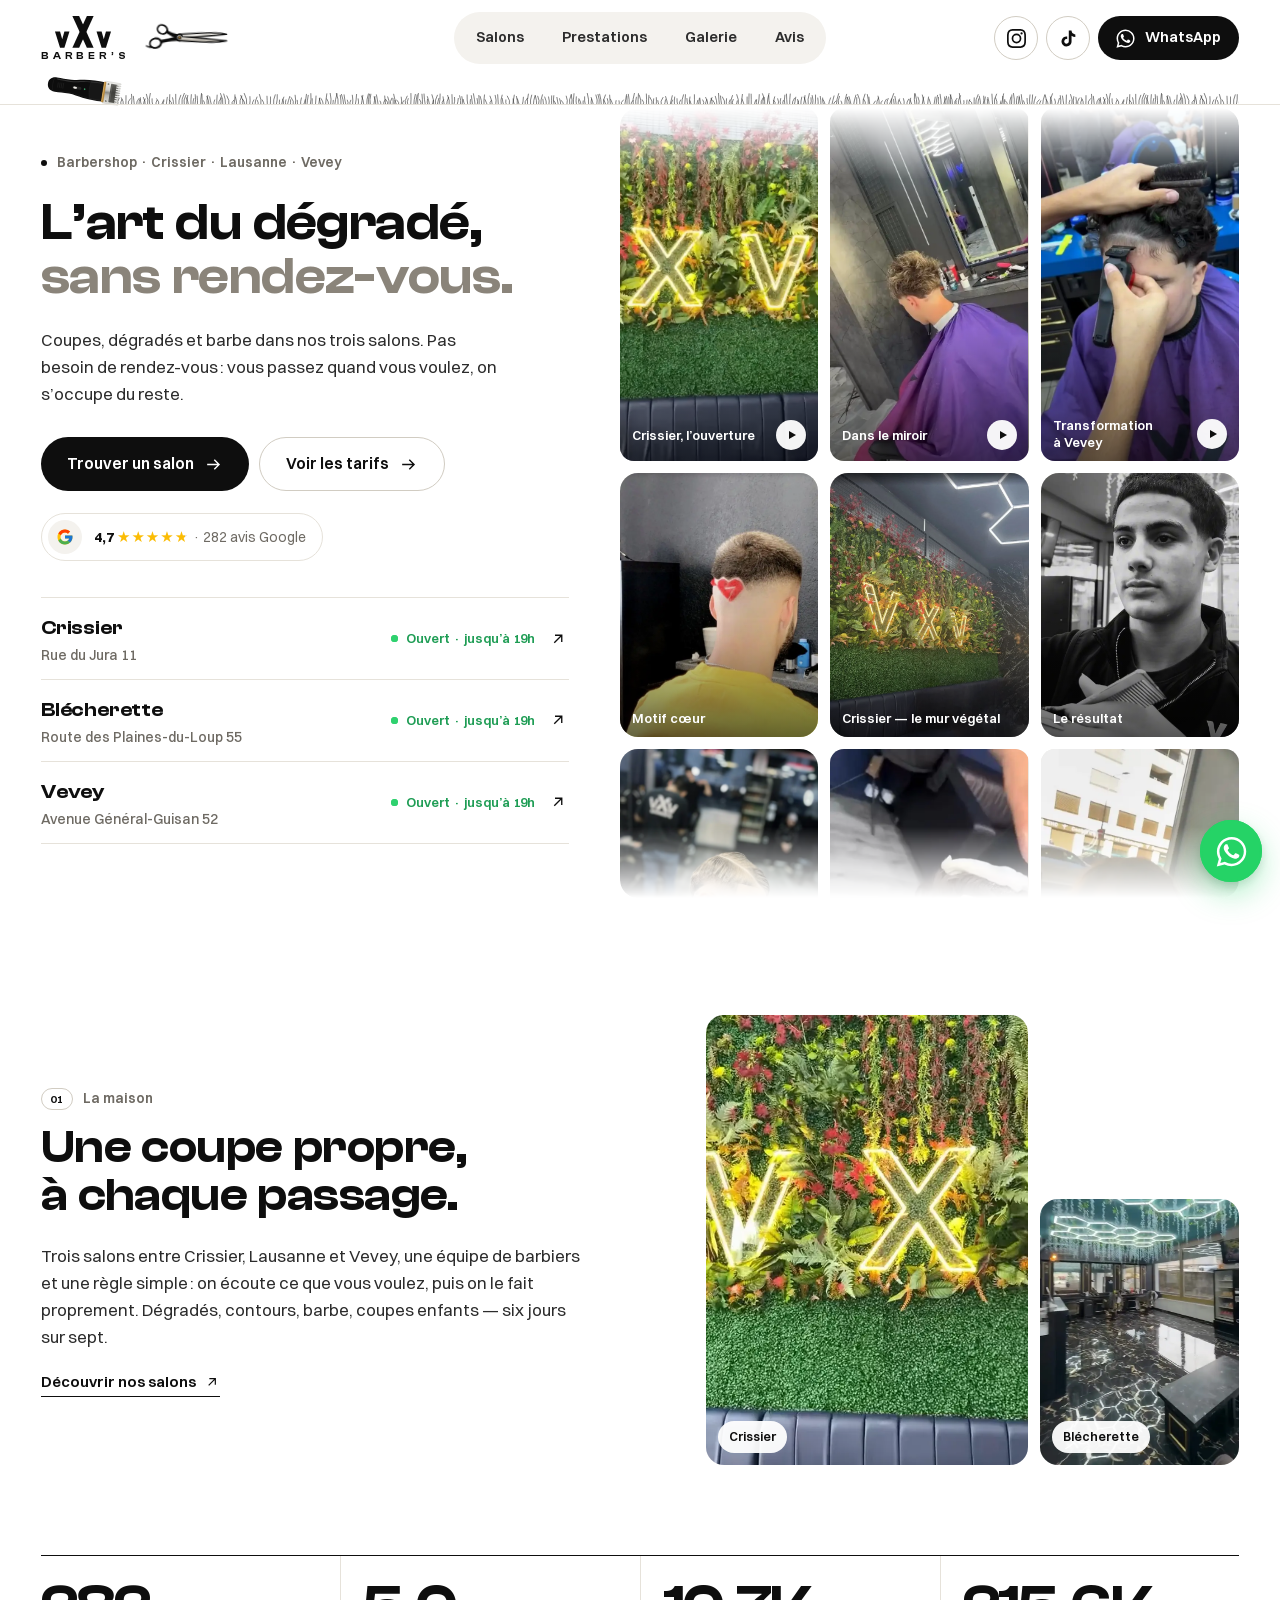
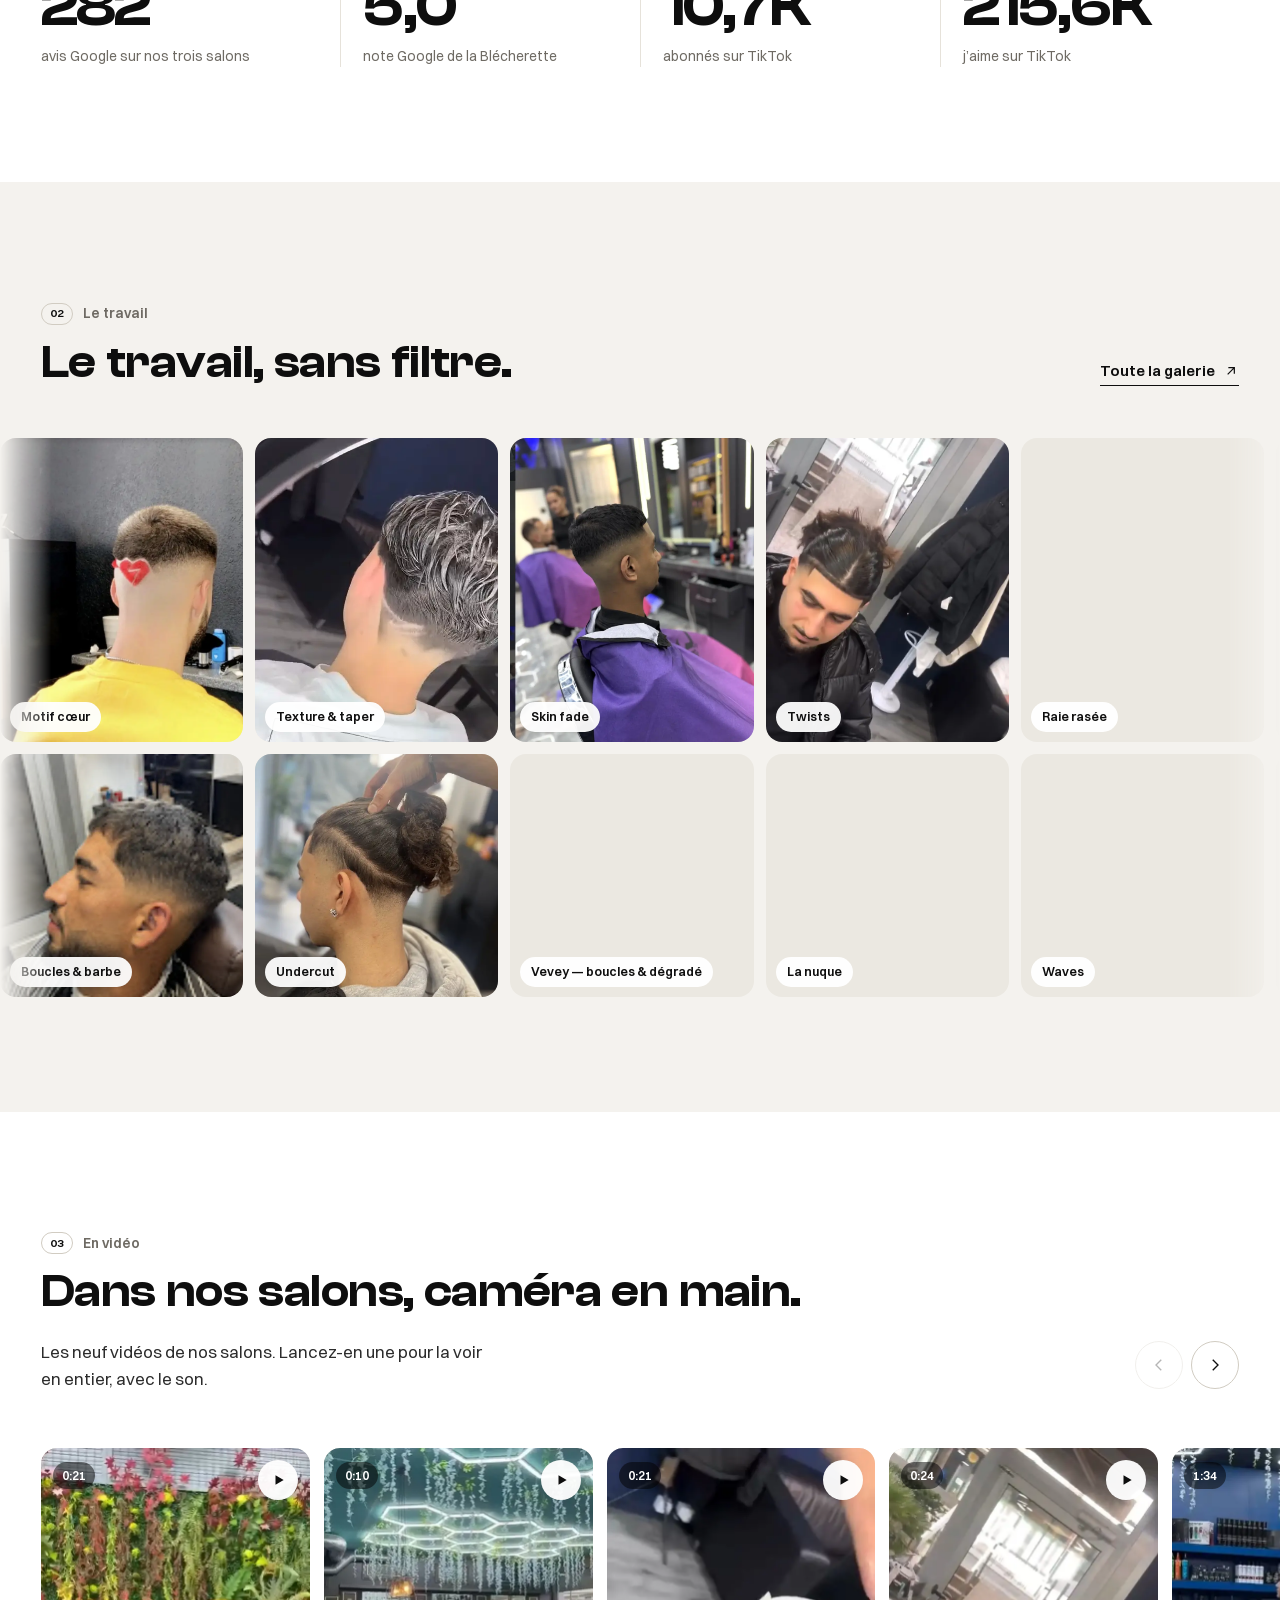
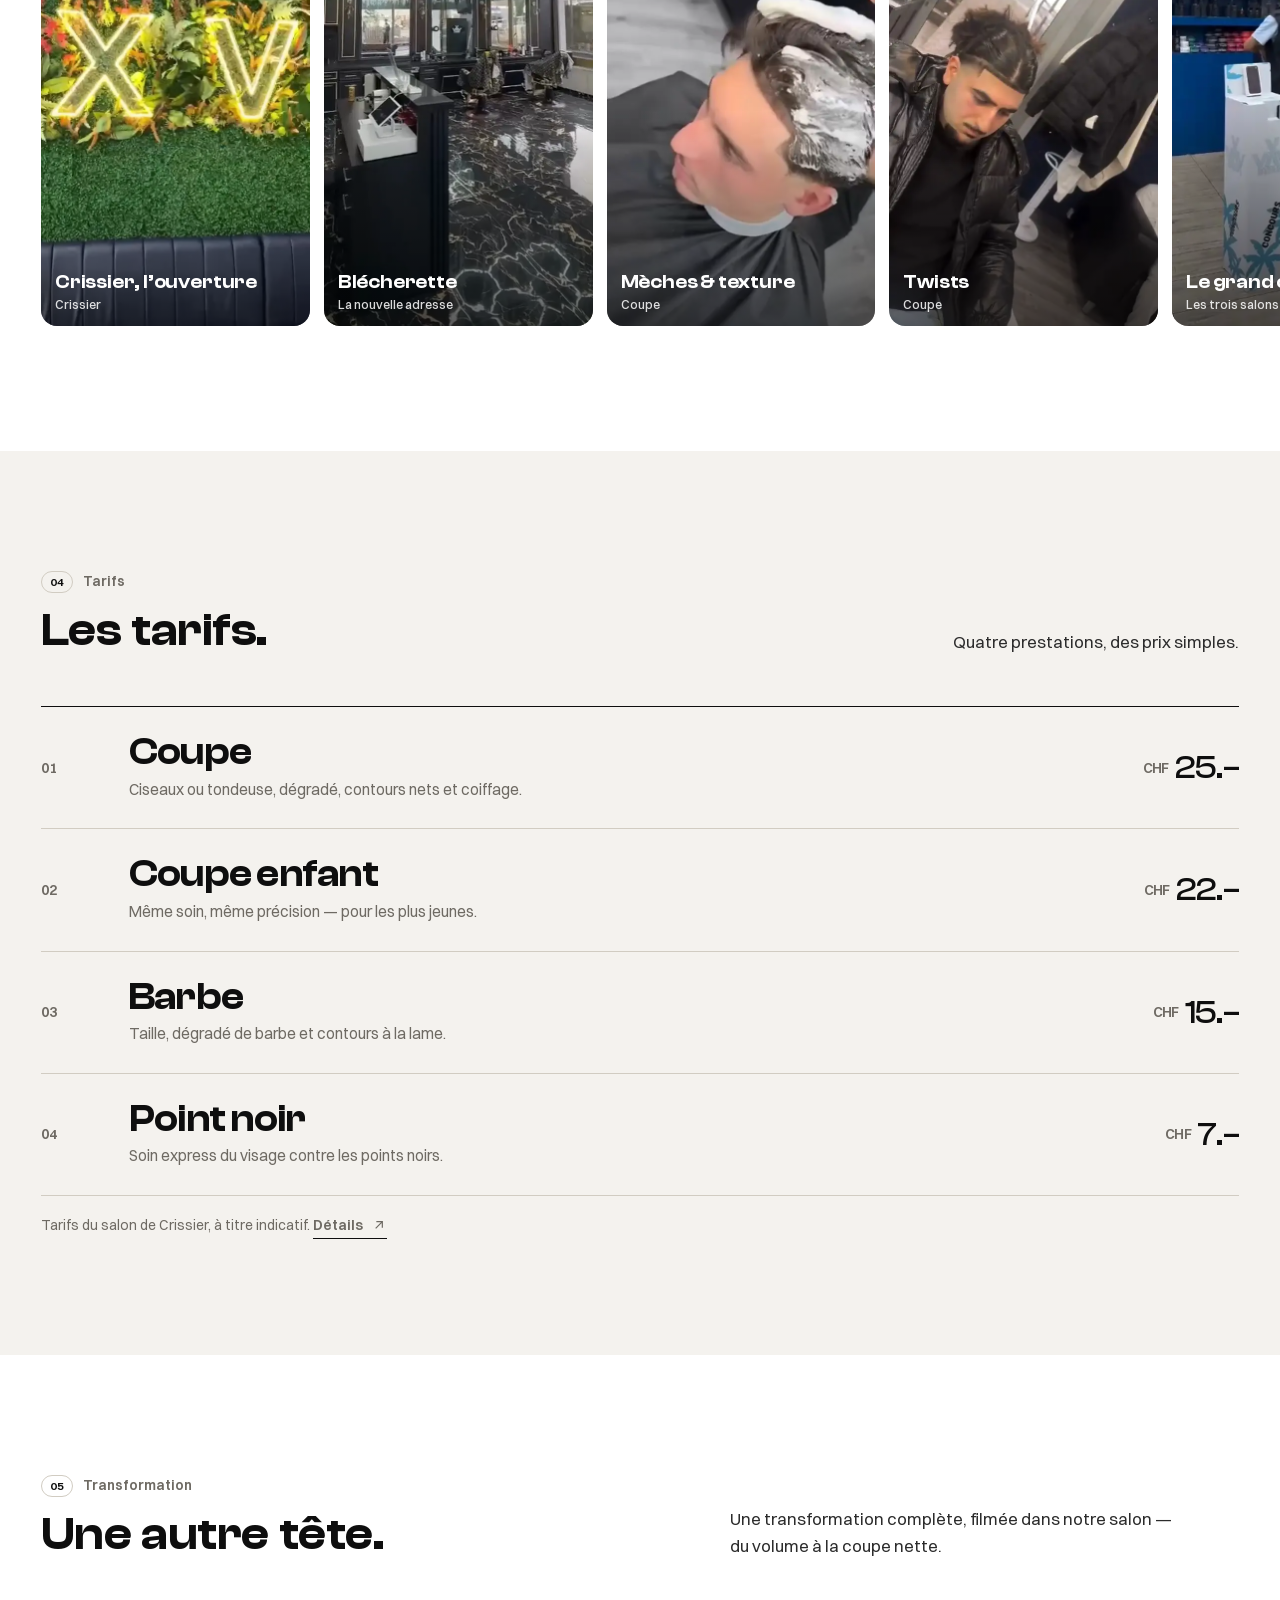
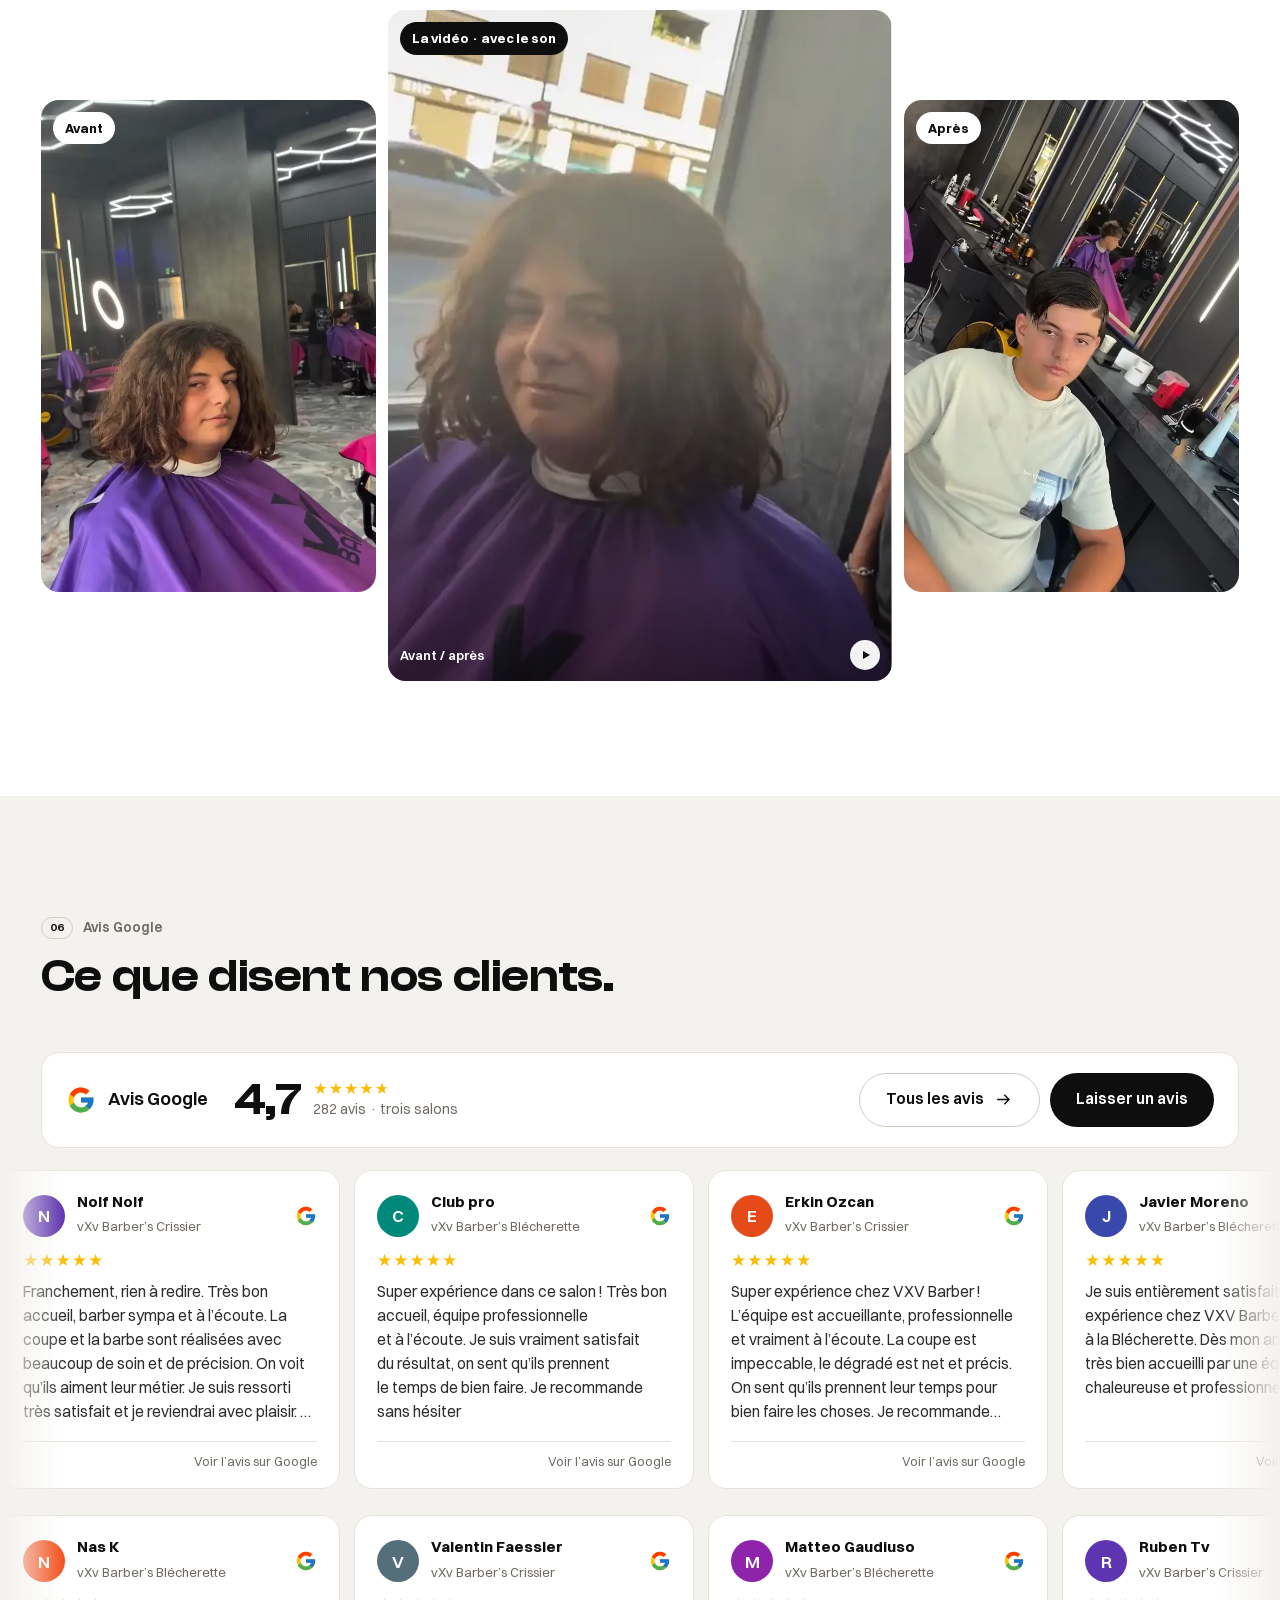
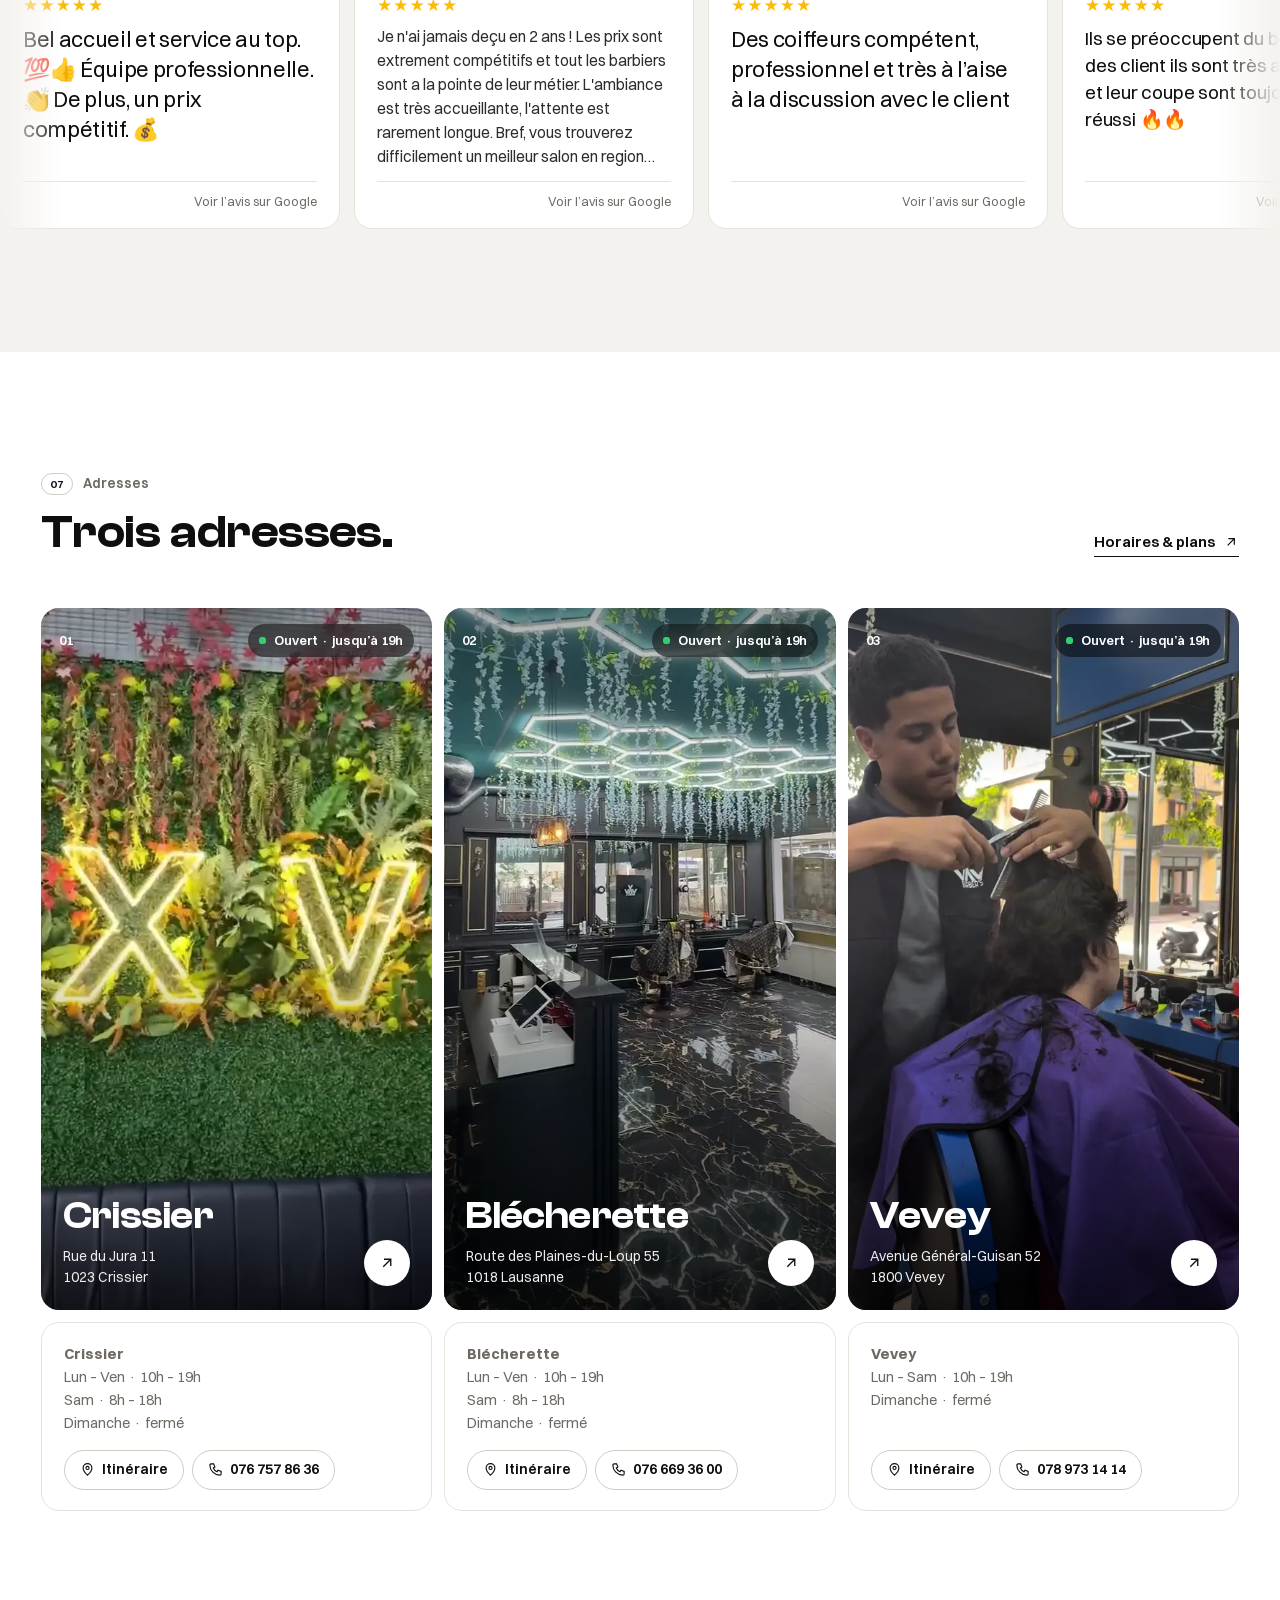
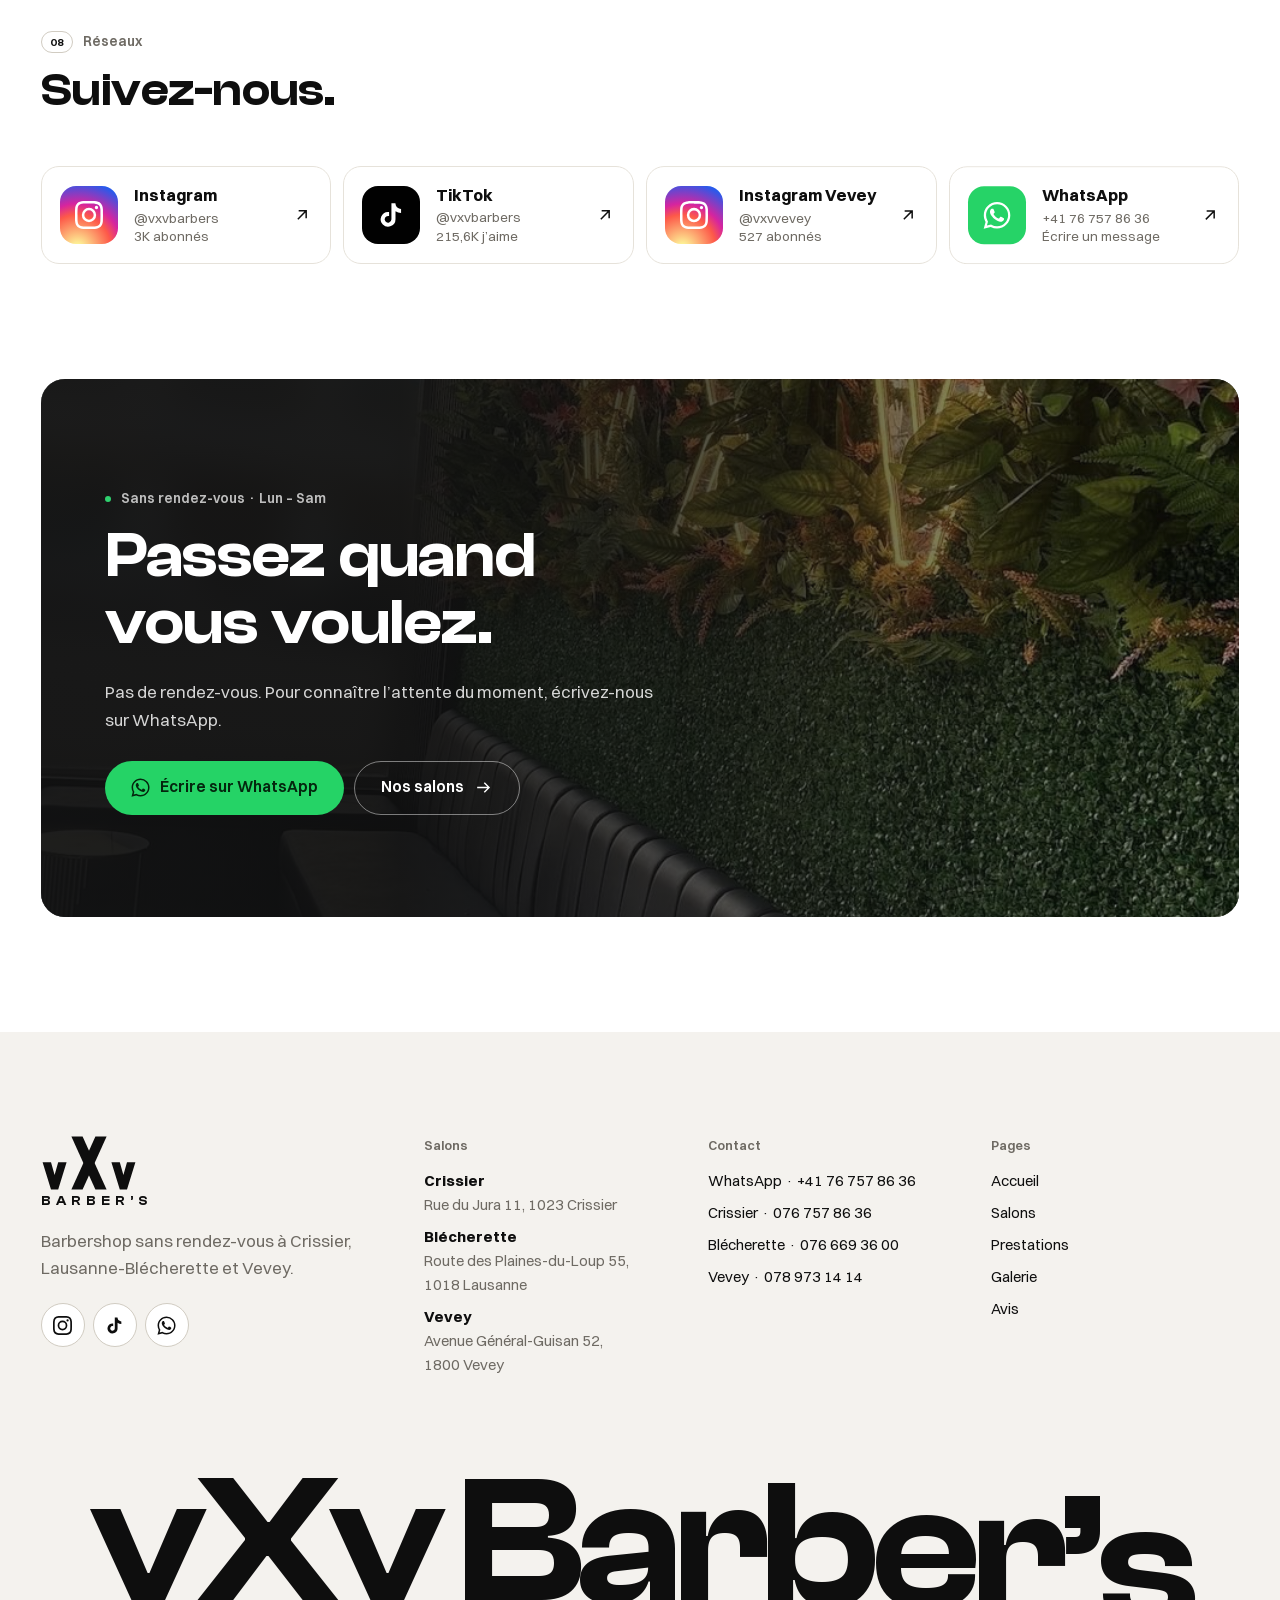
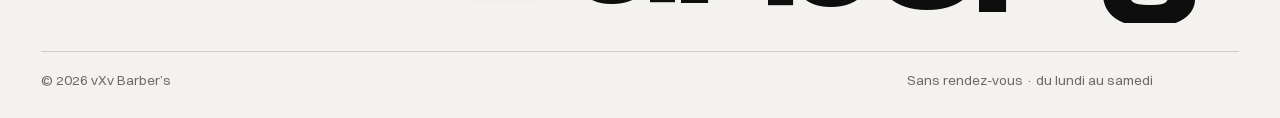
<file: docs/index.html>
<!doctype html>
<html lang="fr-CH">
<head>
<meta charset="utf-8">
<meta name="viewport" content="width=device-width,initial-scale=1,viewport-fit=cover">
<title>vXv Barber’s — Barbershop à Crissier, Lausanne &amp; Vevey</title>
<meta name="description" content="Barbershop sans rendez-vous à Crissier, Lausanne-Blécherette et Vevey. Dégradés, coupes, barbe. 282 avis Google.">
<meta name="robots" content="noindex,nofollow">
<link rel="canonical" href="https://welcometothenextlevel.github.io/vxvbarbers/">
<meta property="og:url" content="https://welcometothenextlevel.github.io/vxvbarbers/">
<meta name="theme-color" content="#ffffff">
<meta property="og:type" content="website">
<meta property="og:locale" content="fr_CH">
<meta property="og:site_name" content="vXv Barber’s">
<meta property="og:title" content="vXv Barber’s — Barbershop à Crissier, Lausanne &amp; Vevey">
<meta property="og:description" content="Barbershop sans rendez-vous à Crissier, Lausanne-Blécherette et Vevey. Dégradés, coupes, barbe. 282 avis Google.">
<meta property="og:image" content="https://welcometothenextlevel.github.io/vxvbarbers/assets/img/og.jpg">
<meta name="twitter:card" content="summary_large_image">
<link rel="icon" href="assets/img/favicon.svg" type="image/svg+xml">
<link rel="icon" href="assets/img/favicon-32.png" sizes="32x32" type="image/png">
<link rel="apple-touch-icon" href="assets/img/apple-touch-icon.png">
<link rel="preload" href="assets/fonts/clash-display-600.woff2" as="font" type="font/woff2" crossorigin>
<link rel="preload" href="assets/fonts/switzer-400.woff2" as="font" type="font/woff2" crossorigin>
<link rel="preload" href="assets/fonts/switzer-600.woff2" as="font" type="font/woff2" crossorigin>
<link rel="stylesheet" href="assets/css/fonts.css?v=42">
<link rel="stylesheet" href="assets/css/site.css?v=42">
<script>document.documentElement.classList.add("js");if(!matchMedia("(prefers-reduced-motion: reduce)").matches)document.documentElement.classList.add("pre-intro");(function(p){if(p.slice(-5)===".html"){history.replaceState(null,"",p.slice(-11)==="/index.html"?p.slice(0,-10):p.slice(0,-5)+location.search+location.hash)}})(location.pathname)</script>
<script type="application/ld+json">{"@context": "https://schema.org", "@graph": [{"@type": "Organization", "@id": "https://welcometothenextlevel.github.io/vxvbarbers/#org", "name": "vXv Barber’s", "url": "https://welcometothenextlevel.github.io/vxvbarbers/", "logo": "https://welcometothenextlevel.github.io/vxvbarbers/assets/img/apple-touch-icon.png", "sameAs": ["https://www.instagram.com/vxvbarbers/", "https://www.instagram.com/vxvvevey/", "https://www.tiktok.com/@vxvbarbers"]}, {"@type": "BarberShop", "name": "vXv Barber’s Crissier", "url": "https://welcometothenextlevel.github.io/vxvbarbers/salons#crissier", "image": "https://welcometothenextlevel.github.io/vxvbarbers/assets/img/crissier-salle.jpg", "telephone": "+41767578636", "priceRange": "CHF 7–25", "address": {"@type": "PostalAddress", "streetAddress": "Rue du Jura 11", "postalCode": "1023", "addressLocality": "Crissier", "addressRegion": "VD", "addressCountry": "CH"}, "geo": {"@type": "GeoCoordinates", "latitude": 46.5394724, "longitude": 6.5784301}, "hasMap": "https://maps.google.com/?cid=6474767600733237800", "openingHoursSpecification": [{"@type": "OpeningHoursSpecification", "dayOfWeek": "Monday", "opens": "10:00", "closes": "19:00"}, {"@type": "OpeningHoursSpecification", "dayOfWeek": "Tuesday", "opens": "10:00", "closes": "19:00"}, {"@type": "OpeningHoursSpecification", "dayOfWeek": "Wednesday", "opens": "10:00", "closes": "19:00"}, {"@type": "OpeningHoursSpecification", "dayOfWeek": "Thursday", "opens": "10:00", "closes": "19:00"}, {"@type": "OpeningHoursSpecification", "dayOfWeek": "Friday", "opens": "10:00", "closes": "19:00"}, {"@type": "OpeningHoursSpecification", "dayOfWeek": "Saturday", "opens": "08:00", "closes": "18:00"}], "parentOrganization": {"@id": "https://welcometothenextlevel.github.io/vxvbarbers/#org"}}, {"@type": "BarberShop", "name": "vXv Barber’s Blécherette", "url": "https://welcometothenextlevel.github.io/vxvbarbers/salons#blecherette", "image": "https://welcometothenextlevel.github.io/vxvbarbers/assets/img/blecherette.jpg", "telephone": "+41766693600", "priceRange": "CHF 7–25", "address": {"@type": "PostalAddress", "streetAddress": "Route des Plaines-du-Loup 55", "postalCode": "1018", "addressLocality": "Lausanne", "addressRegion": "VD", "addressCountry": "CH"}, "geo": {"@type": "GeoCoordinates", "latitude": 46.5408039, "longitude": 6.620091}, "hasMap": "https://maps.google.com/?cid=17038360083882138446", "openingHoursSpecification": [{"@type": "OpeningHoursSpecification", "dayOfWeek": "Monday", "opens": "10:00", "closes": "19:00"}, {"@type": "OpeningHoursSpecification", "dayOfWeek": "Tuesday", "opens": "10:00", "closes": "19:00"}, {"@type": "OpeningHoursSpecification", "dayOfWeek": "Wednesday", "opens": "10:00", "closes": "19:00"}, {"@type": "OpeningHoursSpecification", "dayOfWeek": "Thursday", "opens": "10:00", "closes": "19:00"}, {"@type": "OpeningHoursSpecification", "dayOfWeek": "Friday", "opens": "10:00", "closes": "19:00"}, {"@type": "OpeningHoursSpecification", "dayOfWeek": "Saturday", "opens": "08:00", "closes": "18:00"}], "parentOrganization": {"@id": "https://welcometothenextlevel.github.io/vxvbarbers/#org"}}, {"@type": "BarberShop", "name": "vXv Barber’s Vevey", "url": "https://welcometothenextlevel.github.io/vxvbarbers/salons#vevey", "image": "https://welcometothenextlevel.github.io/vxvbarbers/assets/img/vevey-fauteuil.jpg", "telephone": "+41789731414", "priceRange": "CHF 7–25", "address": {"@type": "PostalAddress", "streetAddress": "Avenue Général-Guisan 52", "postalCode": "1800", "addressLocality": "Vevey", "addressRegion": "VD", "addressCountry": "CH"}, "geo": {"@type": "GeoCoordinates", "latitude": 46.4663417, "longitude": 6.8373042}, "hasMap": "https://maps.google.com/?cid=16263568392523329251", "openingHoursSpecification": [{"@type": "OpeningHoursSpecification", "dayOfWeek": "Monday", "opens": "10:00", "closes": "19:00"}, {"@type": "OpeningHoursSpecification", "dayOfWeek": "Tuesday", "opens": "10:00", "closes": "19:00"}, {"@type": "OpeningHoursSpecification", "dayOfWeek": "Wednesday", "opens": "10:00", "closes": "19:00"}, {"@type": "OpeningHoursSpecification", "dayOfWeek": "Thursday", "opens": "10:00", "closes": "19:00"}, {"@type": "OpeningHoursSpecification", "dayOfWeek": "Friday", "opens": "10:00", "closes": "19:00"}, {"@type": "OpeningHoursSpecification", "dayOfWeek": "Saturday", "opens": "10:00", "closes": "19:00"}], "parentOrganization": {"@id": "https://welcometothenextlevel.github.io/vxvbarbers/#org"}}]}</script>
</head>
<body>
<a class="skip" href="#main">Aller au contenu</a>
<header class="hdr"><div class="wrap hdr-in">
<div class="hdr-l"><a class="logo" href="./" aria-label="vXv Barber’s — accueil"><svg viewBox="0 0 120 70" aria-hidden="true"><polygon points="2,34 12.5,34 17,50 21.5,34 32,34 21.5,68 12.5,68"/><polygon points="38,2 52,2 82,68 68,68"/><polygon points="68,2 82,2 52,68 38,68"/><polygon points="88,34 98.5,34 103,50 107.5,34 118,34 107.5,68 98.5,68"/></svg><span>BARBER’S</span></a><span class="scis"><svg aria-hidden="true" focusable="false" xmlns="http://www.w3.org/2000/svg" viewBox="0 0 160 80" data-pivot="66 40"><defs><linearGradient id="scA-steel" x1="0" y1="0" x2="0" y2="1"><stop offset="0" stop-color="#f4f2ee"/><stop offset="0.4" stop-color="#e9e7e2"/><stop offset="0.6" stop-color="#cfcac0"/><stop offset="1" stop-color="#bdb8ae"/></linearGradient></defs><g id="sc-a" style="transform-box:view-box;transform-origin:66px 40px"><path fill="#0d0d0d" d="M29.92 42.36C40 40.86 51 39.6 60.83 37.37L66 45.8C55 45.8 41 45.3 31.16 48.73Z"/><path fill="#0d0d0d" d="M20.05 56.17L15.11 56.72C11.4 55.22 6.4 55.3 2.5 51.9A1.4 1.4 0 0 1 4.45 50.55C6.5 52.3 9.3 52.7 10.6 51.32L12.42 53.56Z"/><path fill="#0d0d0d" fill-rule="evenodd" d="M8.83 49.77A12.4 10.3 -11 1 1 33.17 45.03A12.4 10.3 -11 1 1 8.83 49.77ZM11.77 49.19A9 7 -11 1 0 29.44 45.76A9 7 -11 1 0 11.77 49.19Z"/><path fill="url(#scA-steel)" stroke="#0d0d0d" stroke-width="2.5" stroke-linejoin="round" d="M66 34.2C104 33.9 138 34.9 154 40L71.32 42.3A5.8 5.8 0 1 1 66 34.2Z"/><path fill="none" stroke="#0d0d0d" stroke-opacity="0.22" stroke-width="0.6" stroke-linecap="round" d="M78.94 39.99L122.94 38.76"/></g><g id="sc-b" style="transform-box:view-box;transform-origin:66px 40px"><path fill="#0d0d0d" d="M42.33 27.7C48 31.6 58 34.2 66 34.2L60.98 42.9C54 40.6 46.5 36.2 40.1 33.22Z"/><path fill="#0d0d0d" fill-rule="evenodd" d="M23.39 23.25A10.8 9.5 22 1 1 43.41 31.35A10.8 9.5 22 1 1 23.39 23.25ZM25.98 24.3A7.7 6.4 22 1 0 40.26 30.07A7.7 6.4 22 1 0 25.98 24.3Z"/><path fill="url(#scA-steel)" stroke="#0d0d0d" stroke-width="2.5" stroke-linejoin="round" d="M66 45.8C104 46.1 138 45.1 154 40L71.32 37.7A5.8 5.8 0 1 0 66 45.8Z"/><path fill="none" stroke="#0d0d0d" stroke-opacity="0.22" stroke-width="0.6" stroke-linecap="round" d="M78.94 40.01L122.94 41.24"/></g><g id="sc-pivot"><circle cx="66" cy="40" r="3.5" fill="#0d0d0d"/><circle cx="66" cy="40" r="2.15" fill="#b88a3e"/><path d="M64.65 41.35L67.35 38.65" stroke="#0d0d0d" stroke-width="0.7" stroke-linecap="round"/></g></svg>
</span></div>
<nav class="nav" aria-label="Navigation principale"><a href="salons">Salons</a><a href="prestations">Prestations</a><a href="galerie">Galerie</a><a href="avis">Avis</a></nav>
<div class="hdr-r"><div class="socials"><a class="soc ig" href="https://www.instagram.com/vxvbarbers/" target="_blank" rel="noopener" aria-label="Instagram @vxvbarbers"><svg class="fi" viewBox="0 0 24 24" aria-hidden="true"><path d="M12 2.2c3.2 0 3.58 0 4.85.07 3.25.15 4.77 1.69 4.92 4.92.06 1.27.07 1.65.07 4.85s-.01 3.58-.07 4.85c-.15 3.23-1.66 4.77-4.92 4.92-1.27.06-1.65.07-4.85.07s-3.58-.01-4.85-.07c-3.26-.15-4.77-1.7-4.92-4.92C2.17 15.58 2.16 15.2 2.16 12s.01-3.58.07-4.85C2.38 3.92 3.9 2.38 7.15 2.23 8.42 2.17 8.8 2.16 12 2.16zM12 0C8.74 0 8.33.01 7.05.07 2.7.27.27 2.69.07 7.05.01 8.33 0 8.74 0 12s.01 3.67.07 4.95c.2 4.36 2.62 6.78 6.98 6.98C8.33 23.99 8.74 24 12 24s3.67-.01 4.95-.07c4.35-.2 6.78-2.62 6.98-6.98.06-1.28.07-1.69.07-4.95s-.01-3.67-.07-4.95c-.2-4.35-2.62-6.78-6.98-6.98C15.67.01 15.26 0 12 0zm0 5.84a6.16 6.16 0 1 0 0 12.32 6.16 6.16 0 0 0 0-12.32zM12 16a4 4 0 1 1 0-8 4 4 0 0 1 0 8zm6.4-11.85a1.44 1.44 0 1 0 0 2.88 1.44 1.44 0 0 0 0-2.88z"/></svg></a><a class="soc tt" href="https://www.tiktok.com/@vxvbarbers" target="_blank" rel="noopener" aria-label="TikTok @vxvbarbers"><svg class="fi" viewBox="0 0 24 24" aria-hidden="true"><path d="M19.59 6.69a4.83 4.83 0 0 1-3.77-4.25V2h-3.45v13.67a2.89 2.89 0 0 1-5.2 1.74 2.89 2.89 0 0 1 2.31-4.64c.3 0 .59.04.88.13V9.4a6.84 6.84 0 0 0-1-.05A6.33 6.33 0 0 0 5 20.1a6.34 6.34 0 0 0 10.86-4.43v-7a8.16 8.16 0 0 0 4.77 1.52v-3.4a4.85 4.85 0 0 1-1-.1z"/></svg></a></div><a class="btn btn-ink" href="https://wa.me/41767578636?text=Bonjour%20vXv%2C%20" target="_blank" rel="noopener"><svg class="fi" viewBox="0 0 24 24" aria-hidden="true"><path d="M17.47 14.38c-.3-.15-1.76-.87-2.03-.97-.27-.1-.47-.15-.67.15-.2.3-.77.97-.94 1.17-.17.2-.35.22-.64.07-.3-.15-1.26-.46-2.4-1.48-.89-.79-1.49-1.77-1.66-2.07-.17-.3-.02-.46.13-.6.13-.13.3-.35.45-.52.15-.17.2-.3.3-.5.1-.2.05-.37-.03-.52-.07-.15-.67-1.62-.92-2.22-.24-.58-.49-.5-.67-.51h-.57c-.2 0-.52.07-.8.37-.27.3-1.04 1.02-1.04 2.48s1.07 2.88 1.21 3.08c.15.2 2.1 3.2 5.08 4.49.71.31 1.26.49 1.69.63.71.22 1.36.19 1.87.12.57-.09 1.76-.72 2.01-1.41.25-.7.25-1.29.17-1.41-.07-.13-.27-.2-.57-.35zM12.05 21.5h-.01a9.4 9.4 0 0 1-4.8-1.31l-.34-.2-3.56.93.95-3.47-.22-.36a9.42 9.42 0 0 1-1.44-5.02c0-5.2 4.24-9.44 9.45-9.44a9.38 9.38 0 0 1 6.68 2.77 9.38 9.38 0 0 1 2.76 6.68c0 5.21-4.24 9.44-9.44 9.44zm8.04-17.48A11.3 11.3 0 0 0 12.05.7C5.79.7.69 5.8.69 12.07c0 2 .52 3.96 1.52 5.68L.6 23.6l6-1.57a11.33 11.33 0 0 0 5.44 1.38h.01c6.26 0 11.36-5.1 11.36-11.36 0-3.04-1.18-5.89-3.32-8.03z"/></svg><span>WhatsApp</span></a>
<button class="burger" type="button" aria-label="Ouvrir le menu" aria-expanded="false" aria-controls="mnav"><i></i><i></i></button></div>
</div>
<div class="shave" aria-hidden="true"><div class="wrap shave-in"><div class="hair"></div><div class="stubble"></div><div class="clipper"><svg aria-hidden="true" focusable="false" xmlns="http://www.w3.org/2000/svg" viewBox="0 0 200 80" data-edge="186.48 74.63"><defs><linearGradient id="clb-metal" gradientUnits="userSpaceOnUse" x1="0" y1="13.4" x2="0" y2="67"><stop offset="0" stop-color="#f3f3f0"/><stop offset="0.38" stop-color="#cdcdc8"/><stop offset="0.5" stop-color="#8c8c87"/><stop offset="0.62" stop-color="#b4b4af"/><stop offset="1" stop-color="#e2e2de"/></linearGradient><linearGradient id="clb-cutter" gradientUnits="userSpaceOnUse" x1="0" y1="17.4" x2="0" y2="62.6"><stop offset="0" stop-color="#5c5c57"/><stop offset="0.45" stop-color="#3f3f3b"/><stop offset="1" stop-color="#52524d"/></linearGradient></defs><g transform="translate(6.5 -5) rotate(9 100 40)"><g id="cl-blade"><path fill="url(#clb-metal)" stroke="#77776f" stroke-width="0.45" stroke-linejoin="round" d="
        M146 16.4 Q146 13.4 149 13.4 H176 L185 13.75 A1.25 1.25 0 0 1 185 16.25 L176 16.6
        V19 L185 19.35 A1.25 1.25 0 0 1 185 21.85 L176 22.2
        V24.6 L185 24.95 A1.25 1.25 0 0 1 185 27.45 L176 27.8
        V30.2 L185 30.55 A1.25 1.25 0 0 1 185 33.05 L176 33.4
        V35.8 L185 36.15 A1.25 1.25 0 0 1 185 38.65 L176 39
        V41.4 L185 41.75 A1.25 1.25 0 0 1 185 44.25 L176 44.6
        V47 L185 47.35 A1.25 1.25 0 0 1 185 49.85 L176 50.2
        V52.6 L185 52.95 A1.25 1.25 0 0 1 185 55.45 L176 55.8
        V58.2 L185 58.55 A1.25 1.25 0 0 1 185 61.05 L176 61.4
        V63.8 L185 64.15 A1.25 1.25 0 0 1 185 66.65 L176 67
        H149 Q146 67 146 64 Z"/><path fill="url(#clb-cutter)" d="
        M162 18.6 Q162 17.4 163.2 17.4 H175.7
        V19.7 L180.4 20.0 Q181.3 20.6 180.4 21.2 L175.7 21.5
        V25.3 L180.4 25.6 Q181.3 26.2 180.4 26.8 L175.7 27.1
        V30.9 L180.4 31.2 Q181.3 31.8 180.4 32.4 L175.7 32.7
        V36.5 L180.4 36.8 Q181.3 37.4 180.4 38.0 L175.7 38.3
        V42.1 L180.4 42.4 Q181.3 43.0 180.4 43.6 L175.7 43.9
        V47.7 L180.4 48.0 Q181.3 48.6 180.4 49.2 L175.7 49.5
        V53.3 L180.4 53.6 Q181.3 54.2 180.4 54.8 L175.7 55.1
        V58.9 L180.4 59.2 Q181.3 59.8 180.4 60.4 L175.7 60.7
        V62.6 H163.2 Q162 62.6 162 61.4 Z"/><path fill="none" stroke="#ffffff" stroke-opacity="0.35" stroke-width="0.8" stroke-linecap="round" d="M163.4 18.5 H174.6 M164.6 21 V59"/><circle cx="155.6" cy="19.4" r="2.2" fill="#6c6c66"/><circle cx="155.6" cy="61" r="2.2" fill="#6c6c66"/><path d="M154.2 20.8 L157 18 M154.2 62.4 L157 59.6" stroke="#ecece8" stroke-width="0.6" stroke-linecap="round"/></g><g id="cl-body"><path fill="#0d0d0d" d="
        M146 16.4
        C130 15.2 112 15.8 96 18.2
        C84 20 76 22.2 64 22.8
        C52 23.4 40 22.6 29 22.8
        C16 23 9.5 30.4 9.5 40.5
        C9.5 50.6 16 58 29 58.2
        C40 58.4 50 56.6 64 57.2
        C76 57.8 86 60.4 98 61.8
        C114 63.6 130 64.4 146 63.6 Z"/><path fill="#ffffff" fill-opacity="0.045" d="M114 16.6 C110 30 110 50 116 63 C128 64.2 136 64.2 146 63.6 V16.5 C136 15.7 125 15.8 114 16.6 Z"/><path fill="#ffffff" fill-opacity="0.15" d="
        M31 25.4
        C42 25.4 52 26.2 64 25.8
        C78 25.3 86 22.6 98 21
        C114 18.9 128 18.6 141 19.4
        C138.5 20.8 134 21 128 21
        C114 21 102 22.4 92 24.2
        C82 26 76 28.4 64 28.6
        C52 28.8 42 27.8 32 28
        C29 28 28.6 25.5 31 25.4 Z"/><path fill="none" stroke="#ffffff" stroke-opacity="0.08" stroke-width="1.1" stroke-linecap="round" d="M31 55.8 C42 55.8 50 54 64 54.6 C78 55.2 88 58 100 59.4 C116 61 130 61.6 141 61.2"/><path fill="none" stroke="#2e2e2e" stroke-width="0.7" d="M114 16.6 C110 30 110 50 116 63 M24.5 23.6 C20 32 20 49 24.5 57.6"/><path fill="none" stroke="#262626" stroke-width="1.3" stroke-linecap="round" d="M34 35.2 V45.8 M38.4 34.9 V46.1 M42.8 34.6 V46.4 M47.2 34.4 V46.6"/><circle cx="100" cy="40.5" r="2.7" fill="#232323"/><rect x="70" y="37" width="22" height="7" rx="3.5" fill="#262626"/><rect x="72" y="38.3" width="9" height="4.4" rx="2.2" fill="#f3f1ec"/><path d="M75.4 39.4 V41.6 M77.6 39.4 V41.6" stroke="#cfcac0" stroke-width="0.5" stroke-linecap="round"/><rect x="144" y="15" width="6" height="50" rx="1.8" fill="#b88a3e"/><rect x="145.1" y="16" width="1.2" height="48" rx="0.6" fill="#e0bd78"/></g><circle id="cl-led" cx="100" cy="40.5" r="1.7" fill="#3ddc84"/></g></svg>
</div></div></div>
</header>
<div class="mnav" id="mnav"><ol><li><a href="./" style="--i:0" aria-current="page">Accueil<small>01</small></a></li><li><a href="salons" style="--i:1">Salons<small>02</small></a></li><li><a href="prestations" style="--i:2">Prestations<small>03</small></a></li><li><a href="galerie" style="--i:3">Galerie<small>04</small></a></li><li><a href="avis" style="--i:4">Avis<small>05</small></a></li></ol>
<div class="mnav-foot"><a class="btn btn-wa" href="https://wa.me/41767578636?text=Bonjour%20vXv%2C%20" target="_blank" rel="noopener"><svg class="fi" viewBox="0 0 24 24" aria-hidden="true"><path d="M17.47 14.38c-.3-.15-1.76-.87-2.03-.97-.27-.1-.47-.15-.67.15-.2.3-.77.97-.94 1.17-.17.2-.35.22-.64.07-.3-.15-1.26-.46-2.4-1.48-.89-.79-1.49-1.77-1.66-2.07-.17-.3-.02-.46.13-.6.13-.13.3-.35.45-.52.15-.17.2-.3.3-.5.1-.2.05-.37-.03-.52-.07-.15-.67-1.62-.92-2.22-.24-.58-.49-.5-.67-.51h-.57c-.2 0-.52.07-.8.37-.27.3-1.04 1.02-1.04 2.48s1.07 2.88 1.21 3.08c.15.2 2.1 3.2 5.08 4.49.71.31 1.26.49 1.69.63.71.22 1.36.19 1.87.12.57-.09 1.76-.72 2.01-1.41.25-.7.25-1.29.17-1.41-.07-.13-.27-.2-.57-.35zM12.05 21.5h-.01a9.4 9.4 0 0 1-4.8-1.31l-.34-.2-3.56.93.95-3.47-.22-.36a9.42 9.42 0 0 1-1.44-5.02c0-5.2 4.24-9.44 9.45-9.44a9.38 9.38 0 0 1 6.68 2.77 9.38 9.38 0 0 1 2.76 6.68c0 5.21-4.24 9.44-9.44 9.44zm8.04-17.48A11.3 11.3 0 0 0 12.05.7C5.79.7.69 5.8.69 12.07c0 2 .52 3.96 1.52 5.68L.6 23.6l6-1.57a11.33 11.33 0 0 0 5.44 1.38h.01c6.26 0 11.36-5.1 11.36-11.36 0-3.04-1.18-5.89-3.32-8.03z"/></svg> Écrire sur WhatsApp</a><div class="socials"><a class="soc ig" href="https://www.instagram.com/vxvbarbers/" target="_blank" rel="noopener" aria-label="Instagram @vxvbarbers"><svg class="fi" viewBox="0 0 24 24" aria-hidden="true"><path d="M12 2.2c3.2 0 3.58 0 4.85.07 3.25.15 4.77 1.69 4.92 4.92.06 1.27.07 1.65.07 4.85s-.01 3.58-.07 4.85c-.15 3.23-1.66 4.77-4.92 4.92-1.27.06-1.65.07-4.85.07s-3.58-.01-4.85-.07c-3.26-.15-4.77-1.7-4.92-4.92C2.17 15.58 2.16 15.2 2.16 12s.01-3.58.07-4.85C2.38 3.92 3.9 2.38 7.15 2.23 8.42 2.17 8.8 2.16 12 2.16zM12 0C8.74 0 8.33.01 7.05.07 2.7.27.27 2.69.07 7.05.01 8.33 0 8.74 0 12s.01 3.67.07 4.95c.2 4.36 2.62 6.78 6.98 6.98C8.33 23.99 8.74 24 12 24s3.67-.01 4.95-.07c4.35-.2 6.78-2.62 6.98-6.98.06-1.28.07-1.69.07-4.95s-.01-3.67-.07-4.95c-.2-4.35-2.62-6.78-6.98-6.98C15.67.01 15.26 0 12 0zm0 5.84a6.16 6.16 0 1 0 0 12.32 6.16 6.16 0 0 0 0-12.32zM12 16a4 4 0 1 1 0-8 4 4 0 0 1 0 8zm6.4-11.85a1.44 1.44 0 1 0 0 2.88 1.44 1.44 0 0 0 0-2.88z"/></svg></a><a class="soc tt" href="https://www.tiktok.com/@vxvbarbers" target="_blank" rel="noopener" aria-label="TikTok @vxvbarbers"><svg class="fi" viewBox="0 0 24 24" aria-hidden="true"><path d="M19.59 6.69a4.83 4.83 0 0 1-3.77-4.25V2h-3.45v13.67a2.89 2.89 0 0 1-5.2 1.74 2.89 2.89 0 0 1 2.31-4.64c.3 0 .59.04.88.13V9.4a6.84 6.84 0 0 0-1-.05A6.33 6.33 0 0 0 5 20.1a6.34 6.34 0 0 0 10.86-4.43v-7a8.16 8.16 0 0 0 4.77 1.52v-3.4a4.85 4.85 0 0 1-1-.1z"/></svg></a></div></div></div>
<main id="main">

<section class="hero"><div class="wrap hero-grid">
<div class="hero-text">
<span class="kicker" data-in><span class="dot"></span>Barbershop · Crissier · Lausanne · Vevey</span>
<h1 class="h h-1 hero-h1">L’art du dégradé,<br><span class="soft">sans <span class="nw">rendez-vous.</span></span></h1>
<p class="lead" data-in>Coupes, dégradés et barbe dans nos trois salons. Pas besoin de <span class="nw">rendez-vous</span> : vous passez quand vous voulez, on s’occupe du reste.</p>
<div class="hero-cta" data-in><a class="btn btn-ink" href="salons">Trouver un salon <svg class="arr" viewBox="0 0 24 24" fill="none" stroke="currentColor" stroke-width="1.8" aria-hidden="true"><path d="M4 12h15M13 6l6 6-6 6"/></svg></a><a class="btn btn-line" href="prestations">Voir les tarifs <svg class="arr" viewBox="0 0 24 24" fill="none" stroke="currentColor" stroke-width="1.8" aria-hidden="true"><path d="M4 12h15M13 6l6 6-6 6"/></svg></a></div>
<div class="gb" data-in><a class="gbadge" href="avis"><span class="g"><svg viewBox="0 0 48 48" aria-hidden="true"><path fill="#FFC107" d="M43.6 20.1H42V20H24v8h11.3C33.7 32.7 29.2 36 24 36c-6.6 0-12-5.4-12-12s5.4-12 12-12c3.1 0 5.8 1.2 7.9 3l5.7-5.7C34 6.1 29.3 4 24 4 12.9 4 4 12.9 4 24s8.9 20 20 20 20-8.9 20-20c0-1.3-.1-2.6-.4-3.9z"/><path fill="#FF3D00" d="m6.3 14.7 6.6 4.8C14.7 15.1 19 12 24 12c3.1 0 5.8 1.2 7.9 3l5.7-5.7C34 6.1 29.3 4 24 4 16.3 4 9.7 8.3 6.3 14.7z"/><path fill="#4CAF50" d="M24 44c5.2 0 9.9-2 13.4-5.2l-6.2-5.2C29.2 35.1 26.7 36 24 36c-5.2 0-9.6-3.3-11.3-7.9l-6.5 5C9.5 39.6 16.2 44 24 44z"/><path fill="#1976D2" d="M43.6 20.1H42V20H24v8h11.3c-.8 2.2-2.2 4.2-4.1 5.6l6.2 5.2C37 39.2 44 34 44 24c0-1.3-.1-2.6-.4-3.9z"/></svg></span><span><b>4,7</b> <span class="stars" role="img" aria-label="Note 4,7 sur 5" style="--p:94%">★★★★★</span> <span class="muted">· 282 avis Google</span></span></a></div>
<div class="live" data-in><a href="salons#crissier" data-hours='[null, ["10:00", "19:00"], ["10:00", "19:00"], ["10:00", "19:00"], ["10:00", "19:00"], ["10:00", "19:00"], ["08:00", "18:00"]]'><b>Crissier<small>Rue du Jura 11</small></b><span class="status" data-status>Horaires</span><svg viewBox="0 0 24 24" fill="none" stroke="currentColor" stroke-width="1.8" aria-hidden="true"><path d="M7 17 17 7M8 7h9v9"/></svg></a><a href="salons#blecherette" data-hours='[null, ["10:00", "19:00"], ["10:00", "19:00"], ["10:00", "19:00"], ["10:00", "19:00"], ["10:00", "19:00"], ["08:00", "18:00"]]'><b>Blécherette<small>Route des <span class="nw">Plaines-du-Loup</span> 55</small></b><span class="status" data-status>Horaires</span><svg viewBox="0 0 24 24" fill="none" stroke="currentColor" stroke-width="1.8" aria-hidden="true"><path d="M7 17 17 7M8 7h9v9"/></svg></a><a href="salons#vevey" data-hours='[null, ["10:00", "19:00"], ["10:00", "19:00"], ["10:00", "19:00"], ["10:00", "19:00"], ["10:00", "19:00"], ["10:00", "19:00"]]'><b>Vevey<small>Avenue <span class="nw">Général-Guisan</span> 52</small></b><span class="status" data-status>Horaires</span><svg viewBox="0 0 24 24" fill="none" stroke="currentColor" stroke-width="1.8" aria-hidden="true"><path d="M7 17 17 7M8 7h9v9"/></svg></a></div>
</div>
<div class="wall" aria-label="Nos vidéos"><div class="wcol"><div class="wtrack" style="--dur:64s"><button type="button" class="wcard" data-video="assets/video/full/crissier.mp4" data-title="Crissier, l’ouverture" data-meta="Crissier" data-poster="assets/img/v-crissier.webp" aria-label="Lire la vidéo : Crissier, l’ouverture"><video data-auto muted loop playsinline preload="none" poster="assets/img/v-crissier.webp" data-src="assets/video/loop/crissier.mp4"></video><span class="lbl"><span class="t">Crissier, l’ouverture</span><span class="play"><svg viewBox="0 0 24 24" aria-hidden="true"><path d="M6 4l14 8-14 8z"/></svg></span></span></button><a class="wcard ph" href="galerie" tabindex="-1"><picture><source type="image/webp" srcset="assets/img/coupe-coeur.webp"><img src="assets/img/coupe-coeur.jpg" alt="Motif cœur" width="934" height="875" loading="lazy" decoding="async"></picture><span class="lbl"><span class="t">Motif cœur</span></span></a><a class="wcard ph" href="galerie" tabindex="-1"><picture><source type="image/webp" srcset="assets/img/coupe-blond.webp"><img src="assets/img/coupe-blond.jpg" alt="Blond &amp; motif" width="844" height="1100" loading="lazy" decoding="async"></picture><span class="lbl"><span class="t">Blond &amp; motif</span></span></a><a class="wcard ph" href="galerie" tabindex="-1"><picture><source type="image/webp" srcset="assets/img/coupe-skin.webp"><img src="assets/img/coupe-skin.jpg" alt="Skin fade" width="887" height="1100" loading="lazy" decoding="async"></picture><span class="lbl"><span class="t">Skin fade</span></span></a><button type="button" class="wcard" aria-hidden="true" tabindex="-1" data-video="assets/video/full/crissier.mp4" data-title="Crissier, l’ouverture" data-meta="Crissier" data-poster="assets/img/v-crissier.webp" aria-label="Lire la vidéo : Crissier, l’ouverture"><video data-auto muted loop playsinline preload="none" poster="assets/img/v-crissier.webp" data-src="assets/video/loop/crissier.mp4"></video><span class="lbl"><span class="t">Crissier, l’ouverture</span><span class="play"><svg viewBox="0 0 24 24" aria-hidden="true"><path d="M6 4l14 8-14 8z"/></svg></span></span></button><a class="wcard ph" href="galerie" aria-hidden="true" tabindex="-1"><picture><source type="image/webp" srcset="assets/img/coupe-coeur.webp"><img src="assets/img/coupe-coeur.jpg" alt="" width="934" height="875" loading="lazy" decoding="async"></picture><span class="lbl"><span class="t">Motif cœur</span></span></a><a class="wcard ph" href="galerie" aria-hidden="true" tabindex="-1"><picture><source type="image/webp" srcset="assets/img/coupe-blond.webp"><img src="assets/img/coupe-blond.jpg" alt="" width="844" height="1100" loading="lazy" decoding="async"></picture><span class="lbl"><span class="t">Blond &amp; motif</span></span></a><a class="wcard ph" href="galerie" aria-hidden="true" tabindex="-1"><picture><source type="image/webp" srcset="assets/img/coupe-skin.webp"><img src="assets/img/coupe-skin.jpg" alt="" width="887" height="1100" loading="lazy" decoding="async"></picture><span class="lbl"><span class="t">Skin fade</span></span></a></div></div><div class="wcol"><div class="wtrack" style="--dur:72s"><button type="button" class="wcard" data-video="assets/video/full/miroir.mp4" data-title="Dans le miroir" data-meta="Coupe" data-poster="assets/img/v-miroir.webp" aria-label="Lire la vidéo : Dans le miroir"><video data-auto muted loop playsinline preload="none" poster="assets/img/v-miroir.webp" data-src="assets/video/loop/miroir.mp4"></video><span class="lbl"><span class="t">Dans le miroir</span><span class="play"><svg viewBox="0 0 24 24" aria-hidden="true"><path d="M6 4l14 8-14 8z"/></svg></span></span></button><a class="wcard ph" href="galerie" tabindex="-1"><picture><source type="image/webp" srcset="assets/img/mur-vegetal-800.webp"><img src="assets/img/mur-vegetal.jpg" alt="Crissier — le mur végétal" width="1252" height="1500" loading="lazy" decoding="async"></picture><span class="lbl"><span class="t">Crissier — le mur végétal</span></span></a><button type="button" class="wcard" data-video="assets/video/full/texture.mp4" data-title="Mèches &amp; texture" data-meta="Coupe" data-poster="assets/img/v-texture.webp" aria-label="Lire la vidéo : Mèches &amp; texture"><video data-auto muted loop playsinline preload="none" poster="assets/img/v-texture.webp" data-src="assets/video/loop/texture.mp4"></video><span class="lbl"><span class="t">Mèches &amp; texture</span><span class="play"><svg viewBox="0 0 24 24" aria-hidden="true"><path d="M6 4l14 8-14 8z"/></svg></span></span></button><button type="button" class="wcard" data-video="assets/video/full/blecherette.mp4" data-title="Blécherette" data-meta="La nouvelle adresse" data-poster="assets/img/v-blecherette.webp" aria-label="Lire la vidéo : Blécherette"><video data-auto muted loop playsinline preload="none" poster="assets/img/v-blecherette.webp" data-src="assets/video/loop/blecherette.mp4"></video><span class="lbl"><span class="t">Blécherette</span><span class="play"><svg viewBox="0 0 24 24" aria-hidden="true"><path d="M6 4l14 8-14 8z"/></svg></span></span></button><button type="button" class="wcard" aria-hidden="true" tabindex="-1" data-video="assets/video/full/miroir.mp4" data-title="Dans le miroir" data-meta="Coupe" data-poster="assets/img/v-miroir.webp" aria-label="Lire la vidéo : Dans le miroir"><video data-auto muted loop playsinline preload="none" poster="assets/img/v-miroir.webp" data-src="assets/video/loop/miroir.mp4"></video><span class="lbl"><span class="t">Dans le miroir</span><span class="play"><svg viewBox="0 0 24 24" aria-hidden="true"><path d="M6 4l14 8-14 8z"/></svg></span></span></button><a class="wcard ph" href="galerie" aria-hidden="true" tabindex="-1"><picture><source type="image/webp" srcset="assets/img/mur-vegetal-800.webp"><img src="assets/img/mur-vegetal.jpg" alt="" width="1252" height="1500" loading="lazy" decoding="async"></picture><span class="lbl"><span class="t">Crissier — le mur végétal</span></span></a><button type="button" class="wcard" aria-hidden="true" tabindex="-1" data-video="assets/video/full/texture.mp4" data-title="Mèches &amp; texture" data-meta="Coupe" data-poster="assets/img/v-texture.webp" aria-label="Lire la vidéo : Mèches &amp; texture"><video data-auto muted loop playsinline preload="none" poster="assets/img/v-texture.webp" data-src="assets/video/loop/texture.mp4"></video><span class="lbl"><span class="t">Mèches &amp; texture</span><span class="play"><svg viewBox="0 0 24 24" aria-hidden="true"><path d="M6 4l14 8-14 8z"/></svg></span></span></button><button type="button" class="wcard" aria-hidden="true" tabindex="-1" data-video="assets/video/full/blecherette.mp4" data-title="Blécherette" data-meta="La nouvelle adresse" data-poster="assets/img/v-blecherette.webp" aria-label="Lire la vidéo : Blécherette"><video data-auto muted loop playsinline preload="none" poster="assets/img/v-blecherette.webp" data-src="assets/video/loop/blecherette.mp4"></video><span class="lbl"><span class="t">Blécherette</span><span class="play"><svg viewBox="0 0 24 24" aria-hidden="true"><path d="M6 4l14 8-14 8z"/></svg></span></span></button></div></div><div class="wcol"><div class="wtrack" style="--dur:80s"><button type="button" class="wcard" data-video="assets/video/full/vevey.mp4" data-title="Transformation à Vevey" data-meta="Vevey" data-poster="assets/img/v-vevey.webp" aria-label="Lire la vidéo : Transformation à Vevey"><video data-auto muted loop playsinline preload="none" poster="assets/img/v-vevey.webp" data-src="assets/video/loop/vevey.mp4"></video><span class="lbl"><span class="t">Transformation à Vevey</span><span class="play"><svg viewBox="0 0 24 24" aria-hidden="true"><path d="M6 4l14 8-14 8z"/></svg></span></span></button><a class="wcard ph" href="galerie" tabindex="-1"><picture><source type="image/webp" srcset="assets/img/portrait-nb.webp"><img src="assets/img/portrait-nb.jpg" alt="Le résultat" width="720" height="1024" loading="lazy" decoding="async"></picture><span class="lbl"><span class="t">Le résultat</span></span></a><button type="button" class="wcard" data-video="assets/video/full/transfo.mp4" data-title="Avant / après" data-meta="Transformation" data-poster="assets/img/v-transfo.webp" aria-label="Lire la vidéo : Avant / après"><video data-auto muted loop playsinline preload="none" poster="assets/img/v-transfo.webp" data-src="assets/video/loop/transfo.mp4"></video><span class="lbl"><span class="t">Avant / après</span><span class="play"><svg viewBox="0 0 24 24" aria-hidden="true"><path d="M6 4l14 8-14 8z"/></svg></span></span></button><button type="button" class="wcard" data-video="assets/video/full/ciseaux.mp4" data-title="Aux ciseaux" data-meta="Coupe" data-poster="assets/img/v-ciseaux.webp" aria-label="Lire la vidéo : Aux ciseaux"><video data-auto muted loop playsinline preload="none" poster="assets/img/v-ciseaux.webp" data-src="assets/video/loop/ciseaux.mp4"></video><span class="lbl"><span class="t">Aux ciseaux</span><span class="play"><svg viewBox="0 0 24 24" aria-hidden="true"><path d="M6 4l14 8-14 8z"/></svg></span></span></button><button type="button" class="wcard" data-video="assets/video/full/twists.mp4" data-title="Twists" data-meta="Coupe" data-poster="assets/img/v-twists.webp" aria-label="Lire la vidéo : Twists"><video data-auto muted loop playsinline preload="none" poster="assets/img/v-twists.webp" data-src="assets/video/loop/twists.mp4"></video><span class="lbl"><span class="t">Twists</span><span class="play"><svg viewBox="0 0 24 24" aria-hidden="true"><path d="M6 4l14 8-14 8z"/></svg></span></span></button><button type="button" class="wcard" aria-hidden="true" tabindex="-1" data-video="assets/video/full/vevey.mp4" data-title="Transformation à Vevey" data-meta="Vevey" data-poster="assets/img/v-vevey.webp" aria-label="Lire la vidéo : Transformation à Vevey"><video data-auto muted loop playsinline preload="none" poster="assets/img/v-vevey.webp" data-src="assets/video/loop/vevey.mp4"></video><span class="lbl"><span class="t">Transformation à Vevey</span><span class="play"><svg viewBox="0 0 24 24" aria-hidden="true"><path d="M6 4l14 8-14 8z"/></svg></span></span></button><a class="wcard ph" href="galerie" aria-hidden="true" tabindex="-1"><picture><source type="image/webp" srcset="assets/img/portrait-nb.webp"><img src="assets/img/portrait-nb.jpg" alt="" width="720" height="1024" loading="lazy" decoding="async"></picture><span class="lbl"><span class="t">Le résultat</span></span></a><button type="button" class="wcard" aria-hidden="true" tabindex="-1" data-video="assets/video/full/transfo.mp4" data-title="Avant / après" data-meta="Transformation" data-poster="assets/img/v-transfo.webp" aria-label="Lire la vidéo : Avant / après"><video data-auto muted loop playsinline preload="none" poster="assets/img/v-transfo.webp" data-src="assets/video/loop/transfo.mp4"></video><span class="lbl"><span class="t">Avant / après</span><span class="play"><svg viewBox="0 0 24 24" aria-hidden="true"><path d="M6 4l14 8-14 8z"/></svg></span></span></button><button type="button" class="wcard" aria-hidden="true" tabindex="-1" data-video="assets/video/full/ciseaux.mp4" data-title="Aux ciseaux" data-meta="Coupe" data-poster="assets/img/v-ciseaux.webp" aria-label="Lire la vidéo : Aux ciseaux"><video data-auto muted loop playsinline preload="none" poster="assets/img/v-ciseaux.webp" data-src="assets/video/loop/ciseaux.mp4"></video><span class="lbl"><span class="t">Aux ciseaux</span><span class="play"><svg viewBox="0 0 24 24" aria-hidden="true"><path d="M6 4l14 8-14 8z"/></svg></span></span></button><button type="button" class="wcard" aria-hidden="true" tabindex="-1" data-video="assets/video/full/twists.mp4" data-title="Twists" data-meta="Coupe" data-poster="assets/img/v-twists.webp" aria-label="Lire la vidéo : Twists"><video data-auto muted loop playsinline preload="none" poster="assets/img/v-twists.webp" data-src="assets/video/loop/twists.mp4"></video><span class="lbl"><span class="t">Twists</span><span class="play"><svg viewBox="0 0 24 24" aria-hidden="true"><path d="M6 4l14 8-14 8z"/></svg></span></span></button></div></div></div>
<div class="wall wall-m" aria-label="Nos vidéos"><div class="wcol"><div class="wtrack" style="--dur:70s"><button type="button" class="wcard" data-video="assets/video/full/crissier.mp4" data-title="Crissier, l’ouverture" data-meta="Crissier" data-poster="assets/img/v-crissier.webp" aria-label="Lire la vidéo : Crissier, l’ouverture"><video data-auto muted loop playsinline preload="none" poster="assets/img/v-crissier.webp" data-src="assets/video/loop/crissier.mp4"></video><span class="lbl"><span class="t">Crissier, l’ouverture</span><span class="play"><svg viewBox="0 0 24 24" aria-hidden="true"><path d="M6 4l14 8-14 8z"/></svg></span></span></button><button type="button" class="wcard" data-video="assets/video/full/miroir.mp4" data-title="Dans le miroir" data-meta="Coupe" data-poster="assets/img/v-miroir.webp" aria-label="Lire la vidéo : Dans le miroir"><video data-auto muted loop playsinline preload="none" poster="assets/img/v-miroir.webp" data-src="assets/video/loop/miroir.mp4"></video><span class="lbl"><span class="t">Dans le miroir</span><span class="play"><svg viewBox="0 0 24 24" aria-hidden="true"><path d="M6 4l14 8-14 8z"/></svg></span></span></button><button type="button" class="wcard" data-video="assets/video/full/vevey.mp4" data-title="Transformation à Vevey" data-meta="Vevey" data-poster="assets/img/v-vevey.webp" aria-label="Lire la vidéo : Transformation à Vevey"><video data-auto muted loop playsinline preload="none" poster="assets/img/v-vevey.webp" data-src="assets/video/loop/vevey.mp4"></video><span class="lbl"><span class="t">Transformation à Vevey</span><span class="play"><svg viewBox="0 0 24 24" aria-hidden="true"><path d="M6 4l14 8-14 8z"/></svg></span></span></button><button type="button" class="wcard" data-video="assets/video/full/transfo.mp4" data-title="Avant / après" data-meta="Transformation" data-poster="assets/img/v-transfo.webp" aria-label="Lire la vidéo : Avant / après"><video data-auto muted loop playsinline preload="none" poster="assets/img/v-transfo.webp" data-src="assets/video/loop/transfo.mp4"></video><span class="lbl"><span class="t">Avant / après</span><span class="play"><svg viewBox="0 0 24 24" aria-hidden="true"><path d="M6 4l14 8-14 8z"/></svg></span></span></button><button type="button" class="wcard" data-video="assets/video/full/texture.mp4" data-title="Mèches &amp; texture" data-meta="Coupe" data-poster="assets/img/v-texture.webp" aria-label="Lire la vidéo : Mèches &amp; texture"><video data-auto muted loop playsinline preload="none" poster="assets/img/v-texture.webp" data-src="assets/video/loop/texture.mp4"></video><span class="lbl"><span class="t">Mèches &amp; texture</span><span class="play"><svg viewBox="0 0 24 24" aria-hidden="true"><path d="M6 4l14 8-14 8z"/></svg></span></span></button><button type="button" class="wcard" data-video="assets/video/full/twists.mp4" data-title="Twists" data-meta="Coupe" data-poster="assets/img/v-twists.webp" aria-label="Lire la vidéo : Twists"><video data-auto muted loop playsinline preload="none" poster="assets/img/v-twists.webp" data-src="assets/video/loop/twists.mp4"></video><span class="lbl"><span class="t">Twists</span><span class="play"><svg viewBox="0 0 24 24" aria-hidden="true"><path d="M6 4l14 8-14 8z"/></svg></span></span></button><button type="button" class="wcard" data-video="assets/video/full/blecherette.mp4" data-title="Blécherette" data-meta="La nouvelle adresse" data-poster="assets/img/v-blecherette.webp" aria-label="Lire la vidéo : Blécherette"><video data-auto muted loop playsinline preload="none" poster="assets/img/v-blecherette.webp" data-src="assets/video/loop/blecherette.mp4"></video><span class="lbl"><span class="t">Blécherette</span><span class="play"><svg viewBox="0 0 24 24" aria-hidden="true"><path d="M6 4l14 8-14 8z"/></svg></span></span></button><button type="button" class="wcard" data-video="assets/video/full/ciseaux.mp4" data-title="Aux ciseaux" data-meta="Coupe" data-poster="assets/img/v-ciseaux.webp" aria-label="Lire la vidéo : Aux ciseaux"><video data-auto muted loop playsinline preload="none" poster="assets/img/v-ciseaux.webp" data-src="assets/video/loop/ciseaux.mp4"></video><span class="lbl"><span class="t">Aux ciseaux</span><span class="play"><svg viewBox="0 0 24 24" aria-hidden="true"><path d="M6 4l14 8-14 8z"/></svg></span></span></button><button type="button" class="wcard" aria-hidden="true" tabindex="-1" data-video="assets/video/full/crissier.mp4" data-title="Crissier, l’ouverture" data-meta="Crissier" data-poster="assets/img/v-crissier.webp" aria-label="Lire la vidéo : Crissier, l’ouverture"><video data-auto muted loop playsinline preload="none" poster="assets/img/v-crissier.webp" data-src="assets/video/loop/crissier.mp4"></video><span class="lbl"><span class="t">Crissier, l’ouverture</span><span class="play"><svg viewBox="0 0 24 24" aria-hidden="true"><path d="M6 4l14 8-14 8z"/></svg></span></span></button><button type="button" class="wcard" aria-hidden="true" tabindex="-1" data-video="assets/video/full/miroir.mp4" data-title="Dans le miroir" data-meta="Coupe" data-poster="assets/img/v-miroir.webp" aria-label="Lire la vidéo : Dans le miroir"><video data-auto muted loop playsinline preload="none" poster="assets/img/v-miroir.webp" data-src="assets/video/loop/miroir.mp4"></video><span class="lbl"><span class="t">Dans le miroir</span><span class="play"><svg viewBox="0 0 24 24" aria-hidden="true"><path d="M6 4l14 8-14 8z"/></svg></span></span></button><button type="button" class="wcard" aria-hidden="true" tabindex="-1" data-video="assets/video/full/vevey.mp4" data-title="Transformation à Vevey" data-meta="Vevey" data-poster="assets/img/v-vevey.webp" aria-label="Lire la vidéo : Transformation à Vevey"><video data-auto muted loop playsinline preload="none" poster="assets/img/v-vevey.webp" data-src="assets/video/loop/vevey.mp4"></video><span class="lbl"><span class="t">Transformation à Vevey</span><span class="play"><svg viewBox="0 0 24 24" aria-hidden="true"><path d="M6 4l14 8-14 8z"/></svg></span></span></button><button type="button" class="wcard" aria-hidden="true" tabindex="-1" data-video="assets/video/full/transfo.mp4" data-title="Avant / après" data-meta="Transformation" data-poster="assets/img/v-transfo.webp" aria-label="Lire la vidéo : Avant / après"><video data-auto muted loop playsinline preload="none" poster="assets/img/v-transfo.webp" data-src="assets/video/loop/transfo.mp4"></video><span class="lbl"><span class="t">Avant / après</span><span class="play"><svg viewBox="0 0 24 24" aria-hidden="true"><path d="M6 4l14 8-14 8z"/></svg></span></span></button><button type="button" class="wcard" aria-hidden="true" tabindex="-1" data-video="assets/video/full/texture.mp4" data-title="Mèches &amp; texture" data-meta="Coupe" data-poster="assets/img/v-texture.webp" aria-label="Lire la vidéo : Mèches &amp; texture"><video data-auto muted loop playsinline preload="none" poster="assets/img/v-texture.webp" data-src="assets/video/loop/texture.mp4"></video><span class="lbl"><span class="t">Mèches &amp; texture</span><span class="play"><svg viewBox="0 0 24 24" aria-hidden="true"><path d="M6 4l14 8-14 8z"/></svg></span></span></button><button type="button" class="wcard" aria-hidden="true" tabindex="-1" data-video="assets/video/full/twists.mp4" data-title="Twists" data-meta="Coupe" data-poster="assets/img/v-twists.webp" aria-label="Lire la vidéo : Twists"><video data-auto muted loop playsinline preload="none" poster="assets/img/v-twists.webp" data-src="assets/video/loop/twists.mp4"></video><span class="lbl"><span class="t">Twists</span><span class="play"><svg viewBox="0 0 24 24" aria-hidden="true"><path d="M6 4l14 8-14 8z"/></svg></span></span></button><button type="button" class="wcard" aria-hidden="true" tabindex="-1" data-video="assets/video/full/blecherette.mp4" data-title="Blécherette" data-meta="La nouvelle adresse" data-poster="assets/img/v-blecherette.webp" aria-label="Lire la vidéo : Blécherette"><video data-auto muted loop playsinline preload="none" poster="assets/img/v-blecherette.webp" data-src="assets/video/loop/blecherette.mp4"></video><span class="lbl"><span class="t">Blécherette</span><span class="play"><svg viewBox="0 0 24 24" aria-hidden="true"><path d="M6 4l14 8-14 8z"/></svg></span></span></button><button type="button" class="wcard" aria-hidden="true" tabindex="-1" data-video="assets/video/full/ciseaux.mp4" data-title="Aux ciseaux" data-meta="Coupe" data-poster="assets/img/v-ciseaux.webp" aria-label="Lire la vidéo : Aux ciseaux"><video data-auto muted loop playsinline preload="none" poster="assets/img/v-ciseaux.webp" data-src="assets/video/loop/ciseaux.mp4"></video><span class="lbl"><span class="t">Aux ciseaux</span><span class="play"><svg viewBox="0 0 24 24" aria-hidden="true"><path d="M6 4l14 8-14 8z"/></svg></span></span></button></div></div></div>
</div></section>

<section class="sec"><div class="wrap">
<div class="intro">
<div class="intro-text">
<span class="kicker" data-rv><b>01</b><span>La maison</span></span>
<h2 class="h h-2" data-split>Une coupe propre, à chaque passage.</h2>
<p class="lead" data-rv>Trois salons entre Crissier, Lausanne et Vevey, une équipe de barbiers et une règle simple : on écoute ce que vous voulez, puis on le fait proprement. Dégradés, contours, barbe, coupes enfants — six jours sur sept.</p>
<a class="tlink" href="salons" data-rv>Découvrir nos salons <svg viewBox="0 0 24 24" fill="none" stroke="currentColor" stroke-width="1.8" aria-hidden="true"><path d="M7 17 17 7M8 7h9v9"/></svg></a>
</div>
<div class="intro-media">
<div class="ph tall" data-reveal><picture><source type="image/webp" srcset="assets/img/neon-close.webp"><img src="assets/img/neon-close.jpg" alt="Les néons vXv sur le mur végétal du salon de Crissier" width="576" height="1024" loading="lazy" decoding="async"></picture><span class="cap">Crissier</span></div>
<div class="ph mid" data-reveal><picture><source type="image/webp" srcset="assets/img/blecherette-salle.webp"><img src="assets/img/blecherette-salle.jpg" alt="Marbre noir et plafond lumineux à la Blécherette" width="720" height="896" loading="lazy" decoding="async"></picture><span class="cap">Blécherette</span></div>
</div>
</div>
<div class="stats">
<div class="stat" data-rv><b data-count="282">282</b><span>avis Google sur nos trois salons</span></div>
<div class="stat" data-rv><b data-count="5.0">5,0</b><span>note Google de la Blécherette</span></div>
<div class="stat" data-rv><b data-count="10.7" data-suffix="K">10,7K</b><span>abonnés sur TikTok</span></div>
<div class="stat" data-rv><b data-count="215.6" data-suffix="K">215,6K</b><span>j’aime sur TikTok</span></div>
</div>
</div></section>

<section class="sec stone">
<div class="wrap sec-head"><div><span class="kicker" data-rv><b>02</b><span>Le travail</span></span><h2 class="h h-2" data-split>Le travail, sans filtre.</h2></div><a class="tlink" href="galerie" data-rv>Toute la galerie <svg viewBox="0 0 24 24" fill="none" stroke="currentColor" stroke-width="1.8" aria-hidden="true"><path d="M7 17 17 7M8 7h9v9"/></svg></a></div>
<div class="marq"><div class="mrow" style="--dur:75s"><div class="mtrack"><figure class="mcard"><picture><source type="image/webp" srcset="assets/img/coupe-coeur.webp"><img src="assets/img/coupe-coeur.jpg" alt="Motif cœur" width="934" height="875" loading="lazy" decoding="async"></picture><figcaption>Motif cœur</figcaption></figure><figure class="mcard"><picture><source type="image/webp" srcset="assets/img/coupe-texture.webp"><img src="assets/img/coupe-texture.jpg" alt="Texture &amp; taper" width="464" height="825" loading="lazy" decoding="async"></picture><figcaption>Texture &amp; taper</figcaption></figure><figure class="mcard"><picture><source type="image/webp" srcset="assets/img/coupe-skin.webp"><img src="assets/img/coupe-skin.jpg" alt="Skin fade" width="887" height="1100" loading="lazy" decoding="async"></picture><figcaption>Skin fade</figcaption></figure><figure class="mcard"><picture><source type="image/webp" srcset="assets/img/coupe-twists.webp"><img src="assets/img/coupe-twists.jpg" alt="Twists" width="619" height="1100" loading="lazy" decoding="async"></picture><figcaption>Twists</figcaption></figure><figure class="mcard"><picture><source type="image/webp" srcset="assets/img/coupe-raie.webp"><img src="assets/img/coupe-raie.jpg" alt="Raie rasée" width="681" height="848" loading="lazy" decoding="async"></picture><figcaption>Raie rasée</figcaption></figure><figure class="mcard"><picture><source type="image/webp" srcset="assets/img/vevey-tondeuse.webp"><img src="assets/img/vevey-tondeuse.jpg" alt="Vevey — contours" width="619" height="1100" loading="lazy" decoding="async"></picture><figcaption>Vevey — contours</figcaption></figure><figure class="mcard"><picture><source type="image/webp" srcset="assets/img/portrait-nb.webp"><img src="assets/img/portrait-nb.jpg" alt="Le résultat" width="720" height="1024" loading="lazy" decoding="async"></picture><figcaption>Le résultat</figcaption></figure><figure class="mcard"><picture><source type="image/webp" srcset="assets/img/coupe-barbe.webp"><img src="assets/img/coupe-barbe.jpg" alt="Barbe &amp; contours" width="904" height="882" loading="lazy" decoding="async"></picture><figcaption>Barbe &amp; contours</figcaption></figure><figure class="mcard"><picture><source type="image/webp" srcset="assets/img/coupe-blond.webp"><img src="assets/img/coupe-blond.jpg" alt="Blond &amp; motif" width="844" height="1100" loading="lazy" decoding="async"></picture><figcaption>Blond &amp; motif</figcaption></figure><figure class="mcard"><picture><source type="image/webp" srcset="assets/img/coupe-volume.webp"><img src="assets/img/coupe-volume.jpg" alt="Volume &amp; dégradé" width="681" height="872" loading="lazy" decoding="async"></picture><figcaption>Volume &amp; dégradé</figcaption></figure><figure class="mcard" aria-hidden="true"><picture><source type="image/webp" srcset="assets/img/coupe-coeur.webp"><img src="assets/img/coupe-coeur.jpg" alt="" width="934" height="875" loading="lazy" decoding="async"></picture><figcaption>Motif cœur</figcaption></figure><figure class="mcard" aria-hidden="true"><picture><source type="image/webp" srcset="assets/img/coupe-texture.webp"><img src="assets/img/coupe-texture.jpg" alt="" width="464" height="825" loading="lazy" decoding="async"></picture><figcaption>Texture &amp; taper</figcaption></figure><figure class="mcard" aria-hidden="true"><picture><source type="image/webp" srcset="assets/img/coupe-skin.webp"><img src="assets/img/coupe-skin.jpg" alt="" width="887" height="1100" loading="lazy" decoding="async"></picture><figcaption>Skin fade</figcaption></figure><figure class="mcard" aria-hidden="true"><picture><source type="image/webp" srcset="assets/img/coupe-twists.webp"><img src="assets/img/coupe-twists.jpg" alt="" width="619" height="1100" loading="lazy" decoding="async"></picture><figcaption>Twists</figcaption></figure><figure class="mcard" aria-hidden="true"><picture><source type="image/webp" srcset="assets/img/coupe-raie.webp"><img src="assets/img/coupe-raie.jpg" alt="" width="681" height="848" loading="lazy" decoding="async"></picture><figcaption>Raie rasée</figcaption></figure><figure class="mcard" aria-hidden="true"><picture><source type="image/webp" srcset="assets/img/vevey-tondeuse.webp"><img src="assets/img/vevey-tondeuse.jpg" alt="" width="619" height="1100" loading="lazy" decoding="async"></picture><figcaption>Vevey — contours</figcaption></figure><figure class="mcard" aria-hidden="true"><picture><source type="image/webp" srcset="assets/img/portrait-nb.webp"><img src="assets/img/portrait-nb.jpg" alt="" width="720" height="1024" loading="lazy" decoding="async"></picture><figcaption>Le résultat</figcaption></figure><figure class="mcard" aria-hidden="true"><picture><source type="image/webp" srcset="assets/img/coupe-barbe.webp"><img src="assets/img/coupe-barbe.jpg" alt="" width="904" height="882" loading="lazy" decoding="async"></picture><figcaption>Barbe &amp; contours</figcaption></figure><figure class="mcard" aria-hidden="true"><picture><source type="image/webp" srcset="assets/img/coupe-blond.webp"><img src="assets/img/coupe-blond.jpg" alt="" width="844" height="1100" loading="lazy" decoding="async"></picture><figcaption>Blond &amp; motif</figcaption></figure><figure class="mcard" aria-hidden="true"><picture><source type="image/webp" srcset="assets/img/coupe-volume.webp"><img src="assets/img/coupe-volume.jpg" alt="" width="681" height="872" loading="lazy" decoding="async"></picture><figcaption>Volume &amp; dégradé</figcaption></figure></div></div><div class="mrow rev" style="--dur:85s"><div class="mtrack"><figure class="mcard"><picture><source type="image/webp" srcset="assets/img/coupe-boucles.webp"><img src="assets/img/coupe-boucles.jpg" alt="Boucles &amp; barbe" width="936" height="884" loading="lazy" decoding="async"></picture><figcaption>Boucles &amp; barbe</figcaption></figure><figure class="mcard"><picture><source type="image/webp" srcset="assets/img/coupe-design.webp"><img src="assets/img/coupe-design.jpg" alt="Undercut" width="681" height="877" loading="lazy" decoding="async"></picture><figcaption>Undercut</figcaption></figure><figure class="mcard"><picture><source type="image/webp" srcset="assets/img/vevey.webp"><img src="assets/img/vevey.jpg" alt="Vevey — boucles &amp; dégradé" width="619" height="1100" loading="lazy" decoding="async"></picture><figcaption>Vevey — boucles &amp; dégradé</figcaption></figure><figure class="mcard"><picture><source type="image/webp" srcset="assets/img/coupe-nuque.webp"><img src="assets/img/coupe-nuque.jpg" alt="La nuque" width="680" height="870" loading="lazy" decoding="async"></picture><figcaption>La nuque</figcaption></figure><figure class="mcard"><picture><source type="image/webp" srcset="assets/img/coupe-waves.webp"><img src="assets/img/coupe-waves.jpg" alt="Waves" width="681" height="876" loading="lazy" decoding="async"></picture><figcaption>Waves</figcaption></figure><figure class="mcard"><picture><source type="image/webp" srcset="assets/img/coupe-motif.webp"><img src="assets/img/coupe-motif.jpg" alt="Motif rasé" width="844" height="1100" loading="lazy" decoding="async"></picture><figcaption>Motif rasé</figcaption></figure><figure class="mcard"><picture><source type="image/webp" srcset="assets/img/coupe-chignon.webp"><img src="assets/img/coupe-chignon.jpg" alt="Chignon &amp; barbe" width="681" height="868" loading="lazy" decoding="async"></picture><figcaption>Chignon &amp; barbe</figcaption></figure><figure class="mcard"><picture><source type="image/webp" srcset="assets/img/coupe-degrade.webp"><img src="assets/img/coupe-degrade.jpg" alt="Dégradé mi-haut" width="681" height="866" loading="lazy" decoding="async"></picture><figcaption>Dégradé <span class="nw">mi-haut</span></figcaption></figure><figure class="mcard"><picture><source type="image/webp" srcset="assets/img/coupe-afro.webp"><img src="assets/img/coupe-afro.jpg" alt="Afro &amp; taper" width="681" height="869" loading="lazy" decoding="async"></picture><figcaption>Afro &amp; taper</figcaption></figure><figure class="mcard"><picture><source type="image/webp" srcset="assets/img/coupe-frange.webp"><img src="assets/img/coupe-frange.jpg" alt="Frange &amp; dégradé" width="935" height="879" loading="lazy" decoding="async"></picture><figcaption>Frange &amp; dégradé</figcaption></figure><figure class="mcard" aria-hidden="true"><picture><source type="image/webp" srcset="assets/img/coupe-boucles.webp"><img src="assets/img/coupe-boucles.jpg" alt="" width="936" height="884" loading="lazy" decoding="async"></picture><figcaption>Boucles &amp; barbe</figcaption></figure><figure class="mcard" aria-hidden="true"><picture><source type="image/webp" srcset="assets/img/coupe-design.webp"><img src="assets/img/coupe-design.jpg" alt="" width="681" height="877" loading="lazy" decoding="async"></picture><figcaption>Undercut</figcaption></figure><figure class="mcard" aria-hidden="true"><picture><source type="image/webp" srcset="assets/img/vevey.webp"><img src="assets/img/vevey.jpg" alt="" width="619" height="1100" loading="lazy" decoding="async"></picture><figcaption>Vevey — boucles &amp; dégradé</figcaption></figure><figure class="mcard" aria-hidden="true"><picture><source type="image/webp" srcset="assets/img/coupe-nuque.webp"><img src="assets/img/coupe-nuque.jpg" alt="" width="680" height="870" loading="lazy" decoding="async"></picture><figcaption>La nuque</figcaption></figure><figure class="mcard" aria-hidden="true"><picture><source type="image/webp" srcset="assets/img/coupe-waves.webp"><img src="assets/img/coupe-waves.jpg" alt="" width="681" height="876" loading="lazy" decoding="async"></picture><figcaption>Waves</figcaption></figure><figure class="mcard" aria-hidden="true"><picture><source type="image/webp" srcset="assets/img/coupe-motif.webp"><img src="assets/img/coupe-motif.jpg" alt="" width="844" height="1100" loading="lazy" decoding="async"></picture><figcaption>Motif rasé</figcaption></figure><figure class="mcard" aria-hidden="true"><picture><source type="image/webp" srcset="assets/img/coupe-chignon.webp"><img src="assets/img/coupe-chignon.jpg" alt="" width="681" height="868" loading="lazy" decoding="async"></picture><figcaption>Chignon &amp; barbe</figcaption></figure><figure class="mcard" aria-hidden="true"><picture><source type="image/webp" srcset="assets/img/coupe-degrade.webp"><img src="assets/img/coupe-degrade.jpg" alt="" width="681" height="866" loading="lazy" decoding="async"></picture><figcaption>Dégradé <span class="nw">mi-haut</span></figcaption></figure><figure class="mcard" aria-hidden="true"><picture><source type="image/webp" srcset="assets/img/coupe-afro.webp"><img src="assets/img/coupe-afro.jpg" alt="" width="681" height="869" loading="lazy" decoding="async"></picture><figcaption>Afro &amp; taper</figcaption></figure><figure class="mcard" aria-hidden="true"><picture><source type="image/webp" srcset="assets/img/coupe-frange.webp"><img src="assets/img/coupe-frange.jpg" alt="" width="935" height="879" loading="lazy" decoding="async"></picture><figcaption>Frange &amp; dégradé</figcaption></figure></div></div></div>
</section>

<section class="sec" id="videos">
<div class="wrap sec-head"><div><span class="kicker" data-rv><b>03</b><span>En vidéo</span></span><h2 class="h h-2" data-split>Dans nos salons, caméra en main.</h2></div>
<div class="sec-aside"><p class="lead" data-rv>Les neuf vidéos de nos salons. Lancez-en une pour la voir en entier, avec le son.</p><div class="reel-nav"><button type="button" data-reels="prev" aria-label="Vidéos précédentes"><svg viewBox="0 0 24 24" fill="none" stroke="currentColor" stroke-width="1.8" aria-hidden="true"><path d="M15 5l-7 7 7 7"/></svg></button><button type="button" data-reels="next" aria-label="Vidéos suivantes"><svg viewBox="0 0 24 24" fill="none" stroke="currentColor" stroke-width="1.8" aria-hidden="true"><path d="M9 5l7 7-7 7"/></svg></button></div></div></div>
<div class="reels"><figure class="reel" data-rv><button type="button" class="wcard" data-video="assets/video/full/crissier.mp4" data-title="Crissier, l’ouverture" data-meta="Crissier" data-poster="assets/img/v-crissier.webp" aria-label="Lire la vidéo : Crissier, l’ouverture"><video data-auto muted loop playsinline preload="none" poster="assets/img/v-crissier.webp" data-src="assets/video/loop/crissier.mp4"></video><span class="dur">0:21</span><span class="lbl"><span class="t">Crissier, l’ouverture<small>Crissier</small></span><span class="play"><svg viewBox="0 0 24 24" aria-hidden="true"><path d="M6 4l14 8-14 8z"/></svg></span></span></button></figure><figure class="reel" data-rv><button type="button" class="wcard" data-video="assets/video/full/blecherette.mp4" data-title="Blécherette" data-meta="La nouvelle adresse" data-poster="assets/img/v-blecherette.webp" aria-label="Lire la vidéo : Blécherette"><video data-auto muted loop playsinline preload="none" poster="assets/img/v-blecherette.webp" data-src="assets/video/loop/blecherette.mp4"></video><span class="dur">0:10</span><span class="lbl"><span class="t">Blécherette<small>La nouvelle adresse</small></span><span class="play"><svg viewBox="0 0 24 24" aria-hidden="true"><path d="M6 4l14 8-14 8z"/></svg></span></span></button></figure><figure class="reel" data-rv><button type="button" class="wcard" data-video="assets/video/full/texture.mp4" data-title="Mèches &amp; texture" data-meta="Coupe" data-poster="assets/img/v-texture.webp" aria-label="Lire la vidéo : Mèches &amp; texture"><video data-auto muted loop playsinline preload="none" poster="assets/img/v-texture.webp" data-src="assets/video/loop/texture.mp4"></video><span class="dur">0:21</span><span class="lbl"><span class="t">Mèches &amp; texture<small>Coupe</small></span><span class="play"><svg viewBox="0 0 24 24" aria-hidden="true"><path d="M6 4l14 8-14 8z"/></svg></span></span></button></figure><figure class="reel" data-rv><button type="button" class="wcard" data-video="assets/video/full/twists.mp4" data-title="Twists" data-meta="Coupe" data-poster="assets/img/v-twists.webp" aria-label="Lire la vidéo : Twists"><video data-auto muted loop playsinline preload="none" poster="assets/img/v-twists.webp" data-src="assets/video/loop/twists.mp4"></video><span class="dur">0:24</span><span class="lbl"><span class="t">Twists<small>Coupe</small></span><span class="play"><svg viewBox="0 0 24 24" aria-hidden="true"><path d="M6 4l14 8-14 8z"/></svg></span></span></button></figure><figure class="reel" data-rv><button type="button" class="wcard" data-video="assets/video/full/concours.mp4" data-title="Le grand concours" data-meta="Les trois salons" data-poster="assets/img/v-concours.webp" aria-label="Lire la vidéo : Le grand concours"><video data-auto muted loop playsinline preload="none" poster="assets/img/v-concours.webp"></video><span class="dur">1:34</span><span class="lbl"><span class="t">Le grand concours<small>Les trois salons</small></span><span class="play"><svg viewBox="0 0 24 24" aria-hidden="true"><path d="M6 4l14 8-14 8z"/></svg></span></span></button></figure><figure class="reel" data-rv><button type="button" class="wcard" data-video="assets/video/full/ciseaux.mp4" data-title="Aux ciseaux" data-meta="Coupe" data-poster="assets/img/v-ciseaux.webp" aria-label="Lire la vidéo : Aux ciseaux"><video data-auto muted loop playsinline preload="none" poster="assets/img/v-ciseaux.webp" data-src="assets/video/loop/ciseaux.mp4"></video><span class="dur">0:06</span><span class="lbl"><span class="t">Aux ciseaux<small>Coupe</small></span><span class="play"><svg viewBox="0 0 24 24" aria-hidden="true"><path d="M6 4l14 8-14 8z"/></svg></span></span></button></figure><figure class="reel" data-rv><button type="button" class="wcard" data-video="assets/video/full/vevey.mp4" data-title="Transformation à Vevey" data-meta="Vevey" data-poster="assets/img/v-vevey.webp" aria-label="Lire la vidéo : Transformation à Vevey"><video data-auto muted loop playsinline preload="none" poster="assets/img/v-vevey.webp" data-src="assets/video/loop/vevey.mp4"></video><span class="dur">1:16</span><span class="lbl"><span class="t">Transformation à Vevey<small>Vevey</small></span><span class="play"><svg viewBox="0 0 24 24" aria-hidden="true"><path d="M6 4l14 8-14 8z"/></svg></span></span></button></figure><figure class="reel" data-rv><button type="button" class="wcard" data-video="assets/video/full/miroir.mp4" data-title="Dans le miroir" data-meta="Coupe" data-poster="assets/img/v-miroir.webp" aria-label="Lire la vidéo : Dans le miroir"><video data-auto muted loop playsinline preload="none" poster="assets/img/v-miroir.webp" data-src="assets/video/loop/miroir.mp4"></video><span class="dur">0:08</span><span class="lbl"><span class="t">Dans le miroir<small>Coupe</small></span><span class="play"><svg viewBox="0 0 24 24" aria-hidden="true"><path d="M6 4l14 8-14 8z"/></svg></span></span></button></figure><figure class="reel" data-rv><button type="button" class="wcard" data-video="assets/video/full/transfo.mp4" data-title="Avant / après" data-meta="Transformation" data-poster="assets/img/v-transfo.webp" aria-label="Lire la vidéo : Avant / après"><video data-auto muted loop playsinline preload="none" poster="assets/img/v-transfo.webp" data-src="assets/video/loop/transfo.mp4"></video><span class="dur">0:11</span><span class="lbl"><span class="t">Avant / après<small>Transformation</small></span><span class="play"><svg viewBox="0 0 24 24" aria-hidden="true"><path d="M6 4l14 8-14 8z"/></svg></span></span></button></figure></div>
</section>

<section class="sec stone"><div class="wrap">
<div class="sec-head"><div><span class="kicker" data-rv><b>04</b><span>Tarifs</span></span><h2 class="h h-2" data-split>Les tarifs.</h2></div><p class="lead" data-rv>Quatre prestations, des prix simples.</p></div>
<ul class="prices"><li class="price" data-img="coupe-skin" data-rv><span class="n">01</span><div><h3>Coupe</h3><p>Ciseaux ou tondeuse, dégradé, contours nets et coiffage.</p></div><span class="v"><small>CHF</small>25.–</span></li><li class="price" data-img="coupe-frange" data-rv><span class="n">02</span><div><h3>Coupe enfant</h3><p>Même soin, même précision — pour les plus jeunes.</p></div><span class="v"><small>CHF</small>22.–</span></li><li class="price" data-img="coupe-barbe" data-rv><span class="n">03</span><div><h3>Barbe</h3><p>Taille, dégradé de barbe et contours à la lame.</p></div><span class="v"><small>CHF</small>15.–</span></li><li class="price" data-img="etagere-or" data-rv><span class="n">04</span><div><h3>Point noir</h3><p>Soin express du visage contre les points noirs.</p></div><span class="v"><small>CHF</small>7.–</span></li></ul><div class="pfloat" aria-hidden="true"><img data-src="assets/img/coupe-skin.webp" data-k="coupe-skin" alt=""><img data-src="assets/img/coupe-frange.webp" data-k="coupe-frange" alt=""><img data-src="assets/img/coupe-barbe.webp" data-k="coupe-barbe" alt=""><img data-src="assets/img/etagere-or.webp" data-k="etagere-or" alt=""></div>
<p class="note" data-rv>Tarifs du salon de Crissier, à titre indicatif. <a class="tlink" href="prestations" style="font-size:14px">Détails <svg viewBox="0 0 24 24" fill="none" stroke="currentColor" stroke-width="1.8" aria-hidden="true"><path d="M7 17 17 7M8 7h9v9"/></svg></a></p>
</div></section>

<section class="sec"><div class="wrap">
<div class="sec-head"><div><span class="kicker" data-rv><b>05</b><span>Transformation</span></span><h2 class="h h-2" data-split>Une autre tête.</h2></div><p class="lead" data-rv>Une transformation complète, filmée dans notre salon — du volume à la coupe nette.</p></div>
<div class="ba">
<div class="ph" data-reveal><span class="tag">Avant</span><picture><source type="image/webp" srcset="assets/img/avant-salon.webp"><img src="assets/img/avant-salon.jpg" alt="Avant la coupe : cheveux longs et volumineux" width="619" height="1100" loading="lazy" decoding="async"></picture></div>
<div class="ph big" data-reveal><button type="button" class="wcard" style="position:absolute;inset:0;aspect-ratio:auto;border-radius:0" data-video="assets/video/full/transfo.mp4" data-title="Avant / après" data-meta="Transformation" data-poster="assets/img/v-transfo.webp" aria-label="Lire la vidéo : Avant / après"><video data-auto muted loop playsinline preload="none" poster="assets/img/v-transfo.webp" data-src="assets/video/full/transfo.mp4"></video><span class="tag dark">La vidéo · avec le son</span><span class="lbl"><span class="t">Avant / après</span><span class="play"><svg viewBox="0 0 24 24" aria-hidden="true"><path d="M6 4l14 8-14 8z"/></svg></span></span></button></div>
<div class="ph" data-reveal><span class="tag">Après</span><picture><source type="image/webp" srcset="assets/img/apres.webp"><img src="assets/img/apres.jpg" alt="Après la coupe : dégradé et raie dessinée" width="619" height="1100" loading="lazy" decoding="async"></picture></div>
</div>
</div></section>

<section class="sec stone"><div class="wrap">
<div class="sec-head"><div><span class="kicker" data-rv><b>06</b><span>Avis Google</span></span><h2 class="h h-2" data-split>Ce que disent nos clients.</h2></div></div>
<div class="g-summary" data-rv><span class="g-brand"><svg class="glogo" viewBox="0 0 48 48" aria-hidden="true"><path fill="#FFC107" d="M43.6 20.1H42V20H24v8h11.3C33.7 32.7 29.2 36 24 36c-6.6 0-12-5.4-12-12s5.4-12 12-12c3.1 0 5.8 1.2 7.9 3l5.7-5.7C34 6.1 29.3 4 24 4 12.9 4 4 12.9 4 24s8.9 20 20 20 20-8.9 20-20c0-1.3-.1-2.6-.4-3.9z"/><path fill="#FF3D00" d="m6.3 14.7 6.6 4.8C14.7 15.1 19 12 24 12c3.1 0 5.8 1.2 7.9 3l5.7-5.7C34 6.1 29.3 4 24 4 16.3 4 9.7 8.3 6.3 14.7z"/><path fill="#4CAF50" d="M24 44c5.2 0 9.9-2 13.4-5.2l-6.2-5.2C29.2 35.1 26.7 36 24 36c-5.2 0-9.6-3.3-11.3-7.9l-6.5 5C9.5 39.6 16.2 44 24 44z"/><path fill="#1976D2" d="M43.6 20.1H42V20H24v8h11.3c-.8 2.2-2.2 4.2-4.1 5.6l6.2 5.2C37 39.2 44 34 44 24c0-1.3-.1-2.6-.4-3.9z"/></svg><span>Avis Google</span></span><div class="score"><b>4,7</b><span class="meta"><span class="stars" role="img" aria-label="Note 4,7 sur 5" style="--p:94%">★★★★★</span><br>282 avis · trois salons</span></div><div class="meta"><b style="color:var(--ink)">4,6</b> <span class="stars" role="img" aria-label="Note 4,6 sur 5" style="--p:92%">★★★★★</span><br>Crissier · 224 avis</div><div class="meta"><b style="color:var(--ink)">5,0</b> <span class="stars" role="img" aria-label="Note 5,0 sur 5" style="--p:100%">★★★★★</span><br>Blécherette · 53 avis</div><div class="meta"><b style="color:var(--ink)">5,0</b> <span class="stars" role="img" aria-label="Note 5,0 sur 5" style="--p:100%">★★★★★</span><br>Vevey · 5 avis</div><div class="g-acts"><a class="btn btn-line" href="avis">Tous les avis <svg class="arr" viewBox="0 0 24 24" fill="none" stroke="currentColor" stroke-width="1.8" aria-hidden="true"><path d="M4 12h15M13 6l6 6-6 6"/></svg></a><a class="btn btn-ink" href="avis#avis-scores">Laisser un avis</a></div></div>
</div>
<div class="rev-rows"><div class="rev-row" style="--dur:85s"><div class="rev-track"><article class="rcard" data-tags="crissier"><div class="rcard-h"><span class="av" style="background:#5e35b1">N</span><div><b>Nolf Nolf</b><span><span class="nw">vXv Barber’s</span> Crissier</span></div><svg class="g" viewBox="0 0 48 48" aria-hidden="true"><path fill="#FFC107" d="M43.6 20.1H42V20H24v8h11.3C33.7 32.7 29.2 36 24 36c-6.6 0-12-5.4-12-12s5.4-12 12-12c3.1 0 5.8 1.2 7.9 3l5.7-5.7C34 6.1 29.3 4 24 4 12.9 4 4 12.9 4 24s8.9 20 20 20 20-8.9 20-20c0-1.3-.1-2.6-.4-3.9z"/><path fill="#FF3D00" d="m6.3 14.7 6.6 4.8C14.7 15.1 19 12 24 12c3.1 0 5.8 1.2 7.9 3l5.7-5.7C34 6.1 29.3 4 24 4 16.3 4 9.7 8.3 6.3 14.7z"/><path fill="#4CAF50" d="M24 44c5.2 0 9.9-2 13.4-5.2l-6.2-5.2C29.2 35.1 26.7 36 24 36c-5.2 0-9.6-3.3-11.3-7.9l-6.5 5C9.5 39.6 16.2 44 24 44z"/><path fill="#1976D2" d="M43.6 20.1H42V20H24v8h11.3c-.8 2.2-2.2 4.2-4.1 5.6l6.2 5.2C37 39.2 44 34 44 24c0-1.3-.1-2.6-.4-3.9z"/></svg></div><span class="stars" role="img" aria-label="Note 5,0 sur 5" style="--p:100%">★★★★★</span><p>Franchement, rien à redire. Très bon accueil, barber sympa et à l’écoute. La coupe et la barbe sont réalisées avec beaucoup de soin et de précision. On voit qu’ils aiment leur métier. Je suis ressorti très satisfait et je reviendrai avec plaisir. Je recommande les yeux fermés !</p><div class="rsrc"><a href="https://search.google.com/local/reviews?placeid=ChIJTa0I34cxjEcRKLLp_NP-2lk" target="_blank" rel="noopener">Voir l’avis sur Google</a></div></article><article class="rcard" data-tags="blecherette"><div class="rcard-h"><span class="av" style="background:#00897b">C</span><div><b>Club pro</b><span><span class="nw">vXv Barber’s</span> Blécherette</span></div><svg class="g" viewBox="0 0 48 48" aria-hidden="true"><path fill="#FFC107" d="M43.6 20.1H42V20H24v8h11.3C33.7 32.7 29.2 36 24 36c-6.6 0-12-5.4-12-12s5.4-12 12-12c3.1 0 5.8 1.2 7.9 3l5.7-5.7C34 6.1 29.3 4 24 4 12.9 4 4 12.9 4 24s8.9 20 20 20 20-8.9 20-20c0-1.3-.1-2.6-.4-3.9z"/><path fill="#FF3D00" d="m6.3 14.7 6.6 4.8C14.7 15.1 19 12 24 12c3.1 0 5.8 1.2 7.9 3l5.7-5.7C34 6.1 29.3 4 24 4 16.3 4 9.7 8.3 6.3 14.7z"/><path fill="#4CAF50" d="M24 44c5.2 0 9.9-2 13.4-5.2l-6.2-5.2C29.2 35.1 26.7 36 24 36c-5.2 0-9.6-3.3-11.3-7.9l-6.5 5C9.5 39.6 16.2 44 24 44z"/><path fill="#1976D2" d="M43.6 20.1H42V20H24v8h11.3c-.8 2.2-2.2 4.2-4.1 5.6l6.2 5.2C37 39.2 44 34 44 24c0-1.3-.1-2.6-.4-3.9z"/></svg></div><span class="stars" role="img" aria-label="Note 5,0 sur 5" style="--p:100%">★★★★★</span><p>Super expérience dans ce salon ! Très bon accueil, équipe professionnelle et à l’écoute. Je suis vraiment satisfait du résultat, on sent qu’ils prennent le temps de bien faire. Je recommande sans hésiter</p><div class="rsrc"><a href="https://search.google.com/local/reviews?placeid=ChIJrwco4I8xjEcRTlv9IjlqdOw" target="_blank" rel="noopener">Voir l’avis sur Google</a></div></article><article class="rcard" data-tags="crissier"><div class="rcard-h"><span class="av" style="background:#e64a19">E</span><div><b>Erkin Ozcan</b><span><span class="nw">vXv Barber’s</span> Crissier</span></div><svg class="g" viewBox="0 0 48 48" aria-hidden="true"><path fill="#FFC107" d="M43.6 20.1H42V20H24v8h11.3C33.7 32.7 29.2 36 24 36c-6.6 0-12-5.4-12-12s5.4-12 12-12c3.1 0 5.8 1.2 7.9 3l5.7-5.7C34 6.1 29.3 4 24 4 12.9 4 4 12.9 4 24s8.9 20 20 20 20-8.9 20-20c0-1.3-.1-2.6-.4-3.9z"/><path fill="#FF3D00" d="m6.3 14.7 6.6 4.8C14.7 15.1 19 12 24 12c3.1 0 5.8 1.2 7.9 3l5.7-5.7C34 6.1 29.3 4 24 4 16.3 4 9.7 8.3 6.3 14.7z"/><path fill="#4CAF50" d="M24 44c5.2 0 9.9-2 13.4-5.2l-6.2-5.2C29.2 35.1 26.7 36 24 36c-5.2 0-9.6-3.3-11.3-7.9l-6.5 5C9.5 39.6 16.2 44 24 44z"/><path fill="#1976D2" d="M43.6 20.1H42V20H24v8h11.3c-.8 2.2-2.2 4.2-4.1 5.6l6.2 5.2C37 39.2 44 34 44 24c0-1.3-.1-2.6-.4-3.9z"/></svg></div><span class="stars" role="img" aria-label="Note 5,0 sur 5" style="--p:100%">★★★★★</span><p>Super expérience chez VXV Barber ! L’équipe est accueillante, professionnelle et vraiment à l’écoute. La coupe est impeccable, le dégradé est net et précis. On sent qu’ils prennent leur temps pour bien faire les choses. Je recommande à 100 %, c’est clairement le meilleurs barbiers du coin !</p><div class="rsrc"><a href="https://search.google.com/local/reviews?placeid=ChIJTa0I34cxjEcRKLLp_NP-2lk" target="_blank" rel="noopener">Voir l’avis sur Google</a></div></article><article class="rcard" data-tags="blecherette"><div class="rcard-h"><span class="av" style="background:#3949ab">J</span><div><b>Javier Moreno</b><span><span class="nw">vXv Barber’s</span> Blécherette</span></div><svg class="g" viewBox="0 0 48 48" aria-hidden="true"><path fill="#FFC107" d="M43.6 20.1H42V20H24v8h11.3C33.7 32.7 29.2 36 24 36c-6.6 0-12-5.4-12-12s5.4-12 12-12c3.1 0 5.8 1.2 7.9 3l5.7-5.7C34 6.1 29.3 4 24 4 12.9 4 4 12.9 4 24s8.9 20 20 20 20-8.9 20-20c0-1.3-.1-2.6-.4-3.9z"/><path fill="#FF3D00" d="m6.3 14.7 6.6 4.8C14.7 15.1 19 12 24 12c3.1 0 5.8 1.2 7.9 3l5.7-5.7C34 6.1 29.3 4 24 4 16.3 4 9.7 8.3 6.3 14.7z"/><path fill="#4CAF50" d="M24 44c5.2 0 9.9-2 13.4-5.2l-6.2-5.2C29.2 35.1 26.7 36 24 36c-5.2 0-9.6-3.3-11.3-7.9l-6.5 5C9.5 39.6 16.2 44 24 44z"/><path fill="#1976D2" d="M43.6 20.1H42V20H24v8h11.3c-.8 2.2-2.2 4.2-4.1 5.6l6.2 5.2C37 39.2 44 34 44 24c0-1.3-.1-2.6-.4-3.9z"/></svg></div><span class="stars" role="img" aria-label="Note 5,0 sur 5" style="--p:100%">★★★★★</span><p>Je suis entièrement satisfait de mon expérience chez VXV Barber à la Blécherette. Dès mon arrivée, j’ai été très bien accueilli par une équipe chaleureuse et professionnelle.</p><div class="rsrc"><a href="https://search.google.com/local/reviews?placeid=ChIJrwco4I8xjEcRTlv9IjlqdOw" target="_blank" rel="noopener">Voir l’avis sur Google</a></div></article><article class="rcard xshort" data-tags="vevey"><div class="rcard-h"><span class="av" style="background:#c2185b">B</span><div><b>Bilel Maghraoui</b><span><span class="nw">vXv Barber’s</span> Vevey</span></div><svg class="g" viewBox="0 0 48 48" aria-hidden="true"><path fill="#FFC107" d="M43.6 20.1H42V20H24v8h11.3C33.7 32.7 29.2 36 24 36c-6.6 0-12-5.4-12-12s5.4-12 12-12c3.1 0 5.8 1.2 7.9 3l5.7-5.7C34 6.1 29.3 4 24 4 12.9 4 4 12.9 4 24s8.9 20 20 20 20-8.9 20-20c0-1.3-.1-2.6-.4-3.9z"/><path fill="#FF3D00" d="m6.3 14.7 6.6 4.8C14.7 15.1 19 12 24 12c3.1 0 5.8 1.2 7.9 3l5.7-5.7C34 6.1 29.3 4 24 4 16.3 4 9.7 8.3 6.3 14.7z"/><path fill="#4CAF50" d="M24 44c5.2 0 9.9-2 13.4-5.2l-6.2-5.2C29.2 35.1 26.7 36 24 36c-5.2 0-9.6-3.3-11.3-7.9l-6.5 5C9.5 39.6 16.2 44 24 44z"/><path fill="#1976D2" d="M43.6 20.1H42V20H24v8h11.3c-.8 2.2-2.2 4.2-4.1 5.6l6.2 5.2C37 39.2 44 34 44 24c0-1.3-.1-2.6-.4-3.9z"/></svg></div><span class="stars" role="img" aria-label="Note 5,0 sur 5" style="--p:100%">★★★★★</span><p>Les coiffeurs sont incroyablement qualifié je recommande une expérience unique et rapide !!!🙏🏽🙏🏽</p><div class="rsrc"><a href="https://search.google.com/local/reviews?placeid=ChIJqzCxVt2djkcR466f8EjNs-E" target="_blank" rel="noopener">Voir l’avis sur Google</a></div></article><article class="rcard" data-tags="crissier"><div class="rcard-h"><span class="av" style="background:#00796b">L</span><div><b>Luca Alls</b><span><span class="nw">vXv Barber’s</span> Crissier</span></div><svg class="g" viewBox="0 0 48 48" aria-hidden="true"><path fill="#FFC107" d="M43.6 20.1H42V20H24v8h11.3C33.7 32.7 29.2 36 24 36c-6.6 0-12-5.4-12-12s5.4-12 12-12c3.1 0 5.8 1.2 7.9 3l5.7-5.7C34 6.1 29.3 4 24 4 12.9 4 4 12.9 4 24s8.9 20 20 20 20-8.9 20-20c0-1.3-.1-2.6-.4-3.9z"/><path fill="#FF3D00" d="m6.3 14.7 6.6 4.8C14.7 15.1 19 12 24 12c3.1 0 5.8 1.2 7.9 3l5.7-5.7C34 6.1 29.3 4 24 4 16.3 4 9.7 8.3 6.3 14.7z"/><path fill="#4CAF50" d="M24 44c5.2 0 9.9-2 13.4-5.2l-6.2-5.2C29.2 35.1 26.7 36 24 36c-5.2 0-9.6-3.3-11.3-7.9l-6.5 5C9.5 39.6 16.2 44 24 44z"/><path fill="#1976D2" d="M43.6 20.1H42V20H24v8h11.3c-.8 2.2-2.2 4.2-4.1 5.6l6.2 5.2C37 39.2 44 34 44 24c0-1.3-.1-2.6-.4-3.9z"/></svg></div><span class="stars" role="img" aria-label="Note 5,0 sur 5" style="--p:100%">★★★★★</span><p>Très bonne expérience avec Moha Personne sérieuse, professionnelle et à l’écoute. Le travail a été fait avec soin et tout s’est déroulé parfaitement du début à la fin. Je suis très satisfait et je recommande sans hésitation.</p><div class="rsrc"><a href="https://search.google.com/local/reviews?placeid=ChIJTa0I34cxjEcRKLLp_NP-2lk" target="_blank" rel="noopener">Voir l’avis sur Google</a></div></article><article class="rcard" data-tags="blecherette"><div class="rcard-h"><span class="av" style="background:#6d4c41">I</span><div><b>Izi bos</b><span><span class="nw">vXv Barber’s</span> Blécherette</span></div><svg class="g" viewBox="0 0 48 48" aria-hidden="true"><path fill="#FFC107" d="M43.6 20.1H42V20H24v8h11.3C33.7 32.7 29.2 36 24 36c-6.6 0-12-5.4-12-12s5.4-12 12-12c3.1 0 5.8 1.2 7.9 3l5.7-5.7C34 6.1 29.3 4 24 4 12.9 4 4 12.9 4 24s8.9 20 20 20 20-8.9 20-20c0-1.3-.1-2.6-.4-3.9z"/><path fill="#FF3D00" d="m6.3 14.7 6.6 4.8C14.7 15.1 19 12 24 12c3.1 0 5.8 1.2 7.9 3l5.7-5.7C34 6.1 29.3 4 24 4 16.3 4 9.7 8.3 6.3 14.7z"/><path fill="#4CAF50" d="M24 44c5.2 0 9.9-2 13.4-5.2l-6.2-5.2C29.2 35.1 26.7 36 24 36c-5.2 0-9.6-3.3-11.3-7.9l-6.5 5C9.5 39.6 16.2 44 24 44z"/><path fill="#1976D2" d="M43.6 20.1H42V20H24v8h11.3c-.8 2.2-2.2 4.2-4.1 5.6l6.2 5.2C37 39.2 44 34 44 24c0-1.3-.1-2.6-.4-3.9z"/></svg></div><span class="stars" role="img" aria-label="Note 5,0 sur 5" style="--p:100%">★★★★★</span><p>J’y suis allé c’est un très beau salon classe, propre. J’ai pas eu à attendre longtemps et la coupe m’a plu le barber était sympa à l’écoute et pro. Allez y en toute confiance</p><div class="rsrc"><a href="https://search.google.com/local/reviews?placeid=ChIJrwco4I8xjEcRTlv9IjlqdOw" target="_blank" rel="noopener">Voir l’avis sur Google</a></div></article><article class="rcard" data-tags="crissier"><div class="rcard-h"><span class="av" style="background:#1e88e5">T</span><div><b>Tobias</b><span><span class="nw">vXv Barber’s</span> Crissier</span></div><svg class="g" viewBox="0 0 48 48" aria-hidden="true"><path fill="#FFC107" d="M43.6 20.1H42V20H24v8h11.3C33.7 32.7 29.2 36 24 36c-6.6 0-12-5.4-12-12s5.4-12 12-12c3.1 0 5.8 1.2 7.9 3l5.7-5.7C34 6.1 29.3 4 24 4 12.9 4 4 12.9 4 24s8.9 20 20 20 20-8.9 20-20c0-1.3-.1-2.6-.4-3.9z"/><path fill="#FF3D00" d="m6.3 14.7 6.6 4.8C14.7 15.1 19 12 24 12c3.1 0 5.8 1.2 7.9 3l5.7-5.7C34 6.1 29.3 4 24 4 16.3 4 9.7 8.3 6.3 14.7z"/><path fill="#4CAF50" d="M24 44c5.2 0 9.9-2 13.4-5.2l-6.2-5.2C29.2 35.1 26.7 36 24 36c-5.2 0-9.6-3.3-11.3-7.9l-6.5 5C9.5 39.6 16.2 44 24 44z"/><path fill="#1976D2" d="M43.6 20.1H42V20H24v8h11.3c-.8 2.2-2.2 4.2-4.1 5.6l6.2 5.2C37 39.2 44 34 44 24c0-1.3-.1-2.6-.4-3.9z"/></svg></div><span class="stars" role="img" aria-label="Note 5,0 sur 5" style="--p:100%">★★★★★</span><p>Les gens qui y travaillent sont très gentils et poli , l&#x27;accueil est parfait, le salon est Magnifique avec beaucoup d&#x27;espace. Les demandes sont toujours respectées. Vous repartez avec une belle coupe garantie. Foncez.</p><div class="rsrc"><a href="https://search.google.com/local/reviews?placeid=ChIJTa0I34cxjEcRKLLp_NP-2lk" target="_blank" rel="noopener">Voir l’avis sur Google</a></div></article><article class="rcard short" data-tags="blecherette"><div class="rcard-h"><span class="av" style="background:#7cb342">A</span><div><b>Anwar Lutangu</b><span><span class="nw">vXv Barber’s</span> Blécherette</span></div><svg class="g" viewBox="0 0 48 48" aria-hidden="true"><path fill="#FFC107" d="M43.6 20.1H42V20H24v8h11.3C33.7 32.7 29.2 36 24 36c-6.6 0-12-5.4-12-12s5.4-12 12-12c3.1 0 5.8 1.2 7.9 3l5.7-5.7C34 6.1 29.3 4 24 4 12.9 4 4 12.9 4 24s8.9 20 20 20 20-8.9 20-20c0-1.3-.1-2.6-.4-3.9z"/><path fill="#FF3D00" d="m6.3 14.7 6.6 4.8C14.7 15.1 19 12 24 12c3.1 0 5.8 1.2 7.9 3l5.7-5.7C34 6.1 29.3 4 24 4 16.3 4 9.7 8.3 6.3 14.7z"/><path fill="#4CAF50" d="M24 44c5.2 0 9.9-2 13.4-5.2l-6.2-5.2C29.2 35.1 26.7 36 24 36c-5.2 0-9.6-3.3-11.3-7.9l-6.5 5C9.5 39.6 16.2 44 24 44z"/><path fill="#1976D2" d="M43.6 20.1H42V20H24v8h11.3c-.8 2.2-2.2 4.2-4.1 5.6l6.2 5.2C37 39.2 44 34 44 24c0-1.3-.1-2.6-.4-3.9z"/></svg></div><span class="stars" role="img" aria-label="Note 5,0 sur 5" style="--p:100%">★★★★★</span><p>Le traitement sur place était incroyable et le salon est très propre. Et le service est de grande qualité je recommande fortement!</p><div class="rsrc"><a href="https://search.google.com/local/reviews?placeid=ChIJrwco4I8xjEcRTlv9IjlqdOw" target="_blank" rel="noopener">Voir l’avis sur Google</a></div></article><article class="rcard" data-tags="crissier" aria-hidden="true"><div class="rcard-h"><span class="av" style="background:#5e35b1">N</span><div><b>Nolf Nolf</b><span><span class="nw">vXv Barber’s</span> Crissier</span></div><svg class="g" viewBox="0 0 48 48" aria-hidden="true"><path fill="#FFC107" d="M43.6 20.1H42V20H24v8h11.3C33.7 32.7 29.2 36 24 36c-6.6 0-12-5.4-12-12s5.4-12 12-12c3.1 0 5.8 1.2 7.9 3l5.7-5.7C34 6.1 29.3 4 24 4 12.9 4 4 12.9 4 24s8.9 20 20 20 20-8.9 20-20c0-1.3-.1-2.6-.4-3.9z"/><path fill="#FF3D00" d="m6.3 14.7 6.6 4.8C14.7 15.1 19 12 24 12c3.1 0 5.8 1.2 7.9 3l5.7-5.7C34 6.1 29.3 4 24 4 16.3 4 9.7 8.3 6.3 14.7z"/><path fill="#4CAF50" d="M24 44c5.2 0 9.9-2 13.4-5.2l-6.2-5.2C29.2 35.1 26.7 36 24 36c-5.2 0-9.6-3.3-11.3-7.9l-6.5 5C9.5 39.6 16.2 44 24 44z"/><path fill="#1976D2" d="M43.6 20.1H42V20H24v8h11.3c-.8 2.2-2.2 4.2-4.1 5.6l6.2 5.2C37 39.2 44 34 44 24c0-1.3-.1-2.6-.4-3.9z"/></svg></div><span class="stars" role="img" aria-label="Note 5,0 sur 5" style="--p:100%">★★★★★</span><p>Franchement, rien à redire. Très bon accueil, barber sympa et à l’écoute. La coupe et la barbe sont réalisées avec beaucoup de soin et de précision. On voit qu’ils aiment leur métier. Je suis ressorti très satisfait et je reviendrai avec plaisir. Je recommande les yeux fermés !</p><div class="rsrc"><a href="https://search.google.com/local/reviews?placeid=ChIJTa0I34cxjEcRKLLp_NP-2lk" target="_blank" rel="noopener" tabindex="-1">Voir l’avis sur Google</a></div></article><article class="rcard" data-tags="blecherette" aria-hidden="true"><div class="rcard-h"><span class="av" style="background:#00897b">C</span><div><b>Club pro</b><span><span class="nw">vXv Barber’s</span> Blécherette</span></div><svg class="g" viewBox="0 0 48 48" aria-hidden="true"><path fill="#FFC107" d="M43.6 20.1H42V20H24v8h11.3C33.7 32.7 29.2 36 24 36c-6.6 0-12-5.4-12-12s5.4-12 12-12c3.1 0 5.8 1.2 7.9 3l5.7-5.7C34 6.1 29.3 4 24 4 12.9 4 4 12.9 4 24s8.9 20 20 20 20-8.9 20-20c0-1.3-.1-2.6-.4-3.9z"/><path fill="#FF3D00" d="m6.3 14.7 6.6 4.8C14.7 15.1 19 12 24 12c3.1 0 5.8 1.2 7.9 3l5.7-5.7C34 6.1 29.3 4 24 4 16.3 4 9.7 8.3 6.3 14.7z"/><path fill="#4CAF50" d="M24 44c5.2 0 9.9-2 13.4-5.2l-6.2-5.2C29.2 35.1 26.7 36 24 36c-5.2 0-9.6-3.3-11.3-7.9l-6.5 5C9.5 39.6 16.2 44 24 44z"/><path fill="#1976D2" d="M43.6 20.1H42V20H24v8h11.3c-.8 2.2-2.2 4.2-4.1 5.6l6.2 5.2C37 39.2 44 34 44 24c0-1.3-.1-2.6-.4-3.9z"/></svg></div><span class="stars" role="img" aria-label="Note 5,0 sur 5" style="--p:100%">★★★★★</span><p>Super expérience dans ce salon ! Très bon accueil, équipe professionnelle et à l’écoute. Je suis vraiment satisfait du résultat, on sent qu’ils prennent le temps de bien faire. Je recommande sans hésiter</p><div class="rsrc"><a href="https://search.google.com/local/reviews?placeid=ChIJrwco4I8xjEcRTlv9IjlqdOw" target="_blank" rel="noopener" tabindex="-1">Voir l’avis sur Google</a></div></article><article class="rcard" data-tags="crissier" aria-hidden="true"><div class="rcard-h"><span class="av" style="background:#e64a19">E</span><div><b>Erkin Ozcan</b><span><span class="nw">vXv Barber’s</span> Crissier</span></div><svg class="g" viewBox="0 0 48 48" aria-hidden="true"><path fill="#FFC107" d="M43.6 20.1H42V20H24v8h11.3C33.7 32.7 29.2 36 24 36c-6.6 0-12-5.4-12-12s5.4-12 12-12c3.1 0 5.8 1.2 7.9 3l5.7-5.7C34 6.1 29.3 4 24 4 12.9 4 4 12.9 4 24s8.9 20 20 20 20-8.9 20-20c0-1.3-.1-2.6-.4-3.9z"/><path fill="#FF3D00" d="m6.3 14.7 6.6 4.8C14.7 15.1 19 12 24 12c3.1 0 5.8 1.2 7.9 3l5.7-5.7C34 6.1 29.3 4 24 4 16.3 4 9.7 8.3 6.3 14.7z"/><path fill="#4CAF50" d="M24 44c5.2 0 9.9-2 13.4-5.2l-6.2-5.2C29.2 35.1 26.7 36 24 36c-5.2 0-9.6-3.3-11.3-7.9l-6.5 5C9.5 39.6 16.2 44 24 44z"/><path fill="#1976D2" d="M43.6 20.1H42V20H24v8h11.3c-.8 2.2-2.2 4.2-4.1 5.6l6.2 5.2C37 39.2 44 34 44 24c0-1.3-.1-2.6-.4-3.9z"/></svg></div><span class="stars" role="img" aria-label="Note 5,0 sur 5" style="--p:100%">★★★★★</span><p>Super expérience chez VXV Barber ! L’équipe est accueillante, professionnelle et vraiment à l’écoute. La coupe est impeccable, le dégradé est net et précis. On sent qu’ils prennent leur temps pour bien faire les choses. Je recommande à 100 %, c’est clairement le meilleurs barbiers du coin !</p><div class="rsrc"><a href="https://search.google.com/local/reviews?placeid=ChIJTa0I34cxjEcRKLLp_NP-2lk" target="_blank" rel="noopener" tabindex="-1">Voir l’avis sur Google</a></div></article><article class="rcard" data-tags="blecherette" aria-hidden="true"><div class="rcard-h"><span class="av" style="background:#3949ab">J</span><div><b>Javier Moreno</b><span><span class="nw">vXv Barber’s</span> Blécherette</span></div><svg class="g" viewBox="0 0 48 48" aria-hidden="true"><path fill="#FFC107" d="M43.6 20.1H42V20H24v8h11.3C33.7 32.7 29.2 36 24 36c-6.6 0-12-5.4-12-12s5.4-12 12-12c3.1 0 5.8 1.2 7.9 3l5.7-5.7C34 6.1 29.3 4 24 4 12.9 4 4 12.9 4 24s8.9 20 20 20 20-8.9 20-20c0-1.3-.1-2.6-.4-3.9z"/><path fill="#FF3D00" d="m6.3 14.7 6.6 4.8C14.7 15.1 19 12 24 12c3.1 0 5.8 1.2 7.9 3l5.7-5.7C34 6.1 29.3 4 24 4 16.3 4 9.7 8.3 6.3 14.7z"/><path fill="#4CAF50" d="M24 44c5.2 0 9.9-2 13.4-5.2l-6.2-5.2C29.2 35.1 26.7 36 24 36c-5.2 0-9.6-3.3-11.3-7.9l-6.5 5C9.5 39.6 16.2 44 24 44z"/><path fill="#1976D2" d="M43.6 20.1H42V20H24v8h11.3c-.8 2.2-2.2 4.2-4.1 5.6l6.2 5.2C37 39.2 44 34 44 24c0-1.3-.1-2.6-.4-3.9z"/></svg></div><span class="stars" role="img" aria-label="Note 5,0 sur 5" style="--p:100%">★★★★★</span><p>Je suis entièrement satisfait de mon expérience chez VXV Barber à la Blécherette. Dès mon arrivée, j’ai été très bien accueilli par une équipe chaleureuse et professionnelle.</p><div class="rsrc"><a href="https://search.google.com/local/reviews?placeid=ChIJrwco4I8xjEcRTlv9IjlqdOw" target="_blank" rel="noopener" tabindex="-1">Voir l’avis sur Google</a></div></article><article class="rcard xshort" data-tags="vevey" aria-hidden="true"><div class="rcard-h"><span class="av" style="background:#c2185b">B</span><div><b>Bilel Maghraoui</b><span><span class="nw">vXv Barber’s</span> Vevey</span></div><svg class="g" viewBox="0 0 48 48" aria-hidden="true"><path fill="#FFC107" d="M43.6 20.1H42V20H24v8h11.3C33.7 32.7 29.2 36 24 36c-6.6 0-12-5.4-12-12s5.4-12 12-12c3.1 0 5.8 1.2 7.9 3l5.7-5.7C34 6.1 29.3 4 24 4 12.9 4 4 12.9 4 24s8.9 20 20 20 20-8.9 20-20c0-1.3-.1-2.6-.4-3.9z"/><path fill="#FF3D00" d="m6.3 14.7 6.6 4.8C14.7 15.1 19 12 24 12c3.1 0 5.8 1.2 7.9 3l5.7-5.7C34 6.1 29.3 4 24 4 16.3 4 9.7 8.3 6.3 14.7z"/><path fill="#4CAF50" d="M24 44c5.2 0 9.9-2 13.4-5.2l-6.2-5.2C29.2 35.1 26.7 36 24 36c-5.2 0-9.6-3.3-11.3-7.9l-6.5 5C9.5 39.6 16.2 44 24 44z"/><path fill="#1976D2" d="M43.6 20.1H42V20H24v8h11.3c-.8 2.2-2.2 4.2-4.1 5.6l6.2 5.2C37 39.2 44 34 44 24c0-1.3-.1-2.6-.4-3.9z"/></svg></div><span class="stars" role="img" aria-label="Note 5,0 sur 5" style="--p:100%">★★★★★</span><p>Les coiffeurs sont incroyablement qualifié je recommande une expérience unique et rapide !!!🙏🏽🙏🏽</p><div class="rsrc"><a href="https://search.google.com/local/reviews?placeid=ChIJqzCxVt2djkcR466f8EjNs-E" target="_blank" rel="noopener" tabindex="-1">Voir l’avis sur Google</a></div></article><article class="rcard" data-tags="crissier" aria-hidden="true"><div class="rcard-h"><span class="av" style="background:#00796b">L</span><div><b>Luca Alls</b><span><span class="nw">vXv Barber’s</span> Crissier</span></div><svg class="g" viewBox="0 0 48 48" aria-hidden="true"><path fill="#FFC107" d="M43.6 20.1H42V20H24v8h11.3C33.7 32.7 29.2 36 24 36c-6.6 0-12-5.4-12-12s5.4-12 12-12c3.1 0 5.8 1.2 7.9 3l5.7-5.7C34 6.1 29.3 4 24 4 12.9 4 4 12.9 4 24s8.9 20 20 20 20-8.9 20-20c0-1.3-.1-2.6-.4-3.9z"/><path fill="#FF3D00" d="m6.3 14.7 6.6 4.8C14.7 15.1 19 12 24 12c3.1 0 5.8 1.2 7.9 3l5.7-5.7C34 6.1 29.3 4 24 4 16.3 4 9.7 8.3 6.3 14.7z"/><path fill="#4CAF50" d="M24 44c5.2 0 9.9-2 13.4-5.2l-6.2-5.2C29.2 35.1 26.7 36 24 36c-5.2 0-9.6-3.3-11.3-7.9l-6.5 5C9.5 39.6 16.2 44 24 44z"/><path fill="#1976D2" d="M43.6 20.1H42V20H24v8h11.3c-.8 2.2-2.2 4.2-4.1 5.6l6.2 5.2C37 39.2 44 34 44 24c0-1.3-.1-2.6-.4-3.9z"/></svg></div><span class="stars" role="img" aria-label="Note 5,0 sur 5" style="--p:100%">★★★★★</span><p>Très bonne expérience avec Moha Personne sérieuse, professionnelle et à l’écoute. Le travail a été fait avec soin et tout s’est déroulé parfaitement du début à la fin. Je suis très satisfait et je recommande sans hésitation.</p><div class="rsrc"><a href="https://search.google.com/local/reviews?placeid=ChIJTa0I34cxjEcRKLLp_NP-2lk" target="_blank" rel="noopener" tabindex="-1">Voir l’avis sur Google</a></div></article><article class="rcard" data-tags="blecherette" aria-hidden="true"><div class="rcard-h"><span class="av" style="background:#6d4c41">I</span><div><b>Izi bos</b><span><span class="nw">vXv Barber’s</span> Blécherette</span></div><svg class="g" viewBox="0 0 48 48" aria-hidden="true"><path fill="#FFC107" d="M43.6 20.1H42V20H24v8h11.3C33.7 32.7 29.2 36 24 36c-6.6 0-12-5.4-12-12s5.4-12 12-12c3.1 0 5.8 1.2 7.9 3l5.7-5.7C34 6.1 29.3 4 24 4 12.9 4 4 12.9 4 24s8.9 20 20 20 20-8.9 20-20c0-1.3-.1-2.6-.4-3.9z"/><path fill="#FF3D00" d="m6.3 14.7 6.6 4.8C14.7 15.1 19 12 24 12c3.1 0 5.8 1.2 7.9 3l5.7-5.7C34 6.1 29.3 4 24 4 16.3 4 9.7 8.3 6.3 14.7z"/><path fill="#4CAF50" d="M24 44c5.2 0 9.9-2 13.4-5.2l-6.2-5.2C29.2 35.1 26.7 36 24 36c-5.2 0-9.6-3.3-11.3-7.9l-6.5 5C9.5 39.6 16.2 44 24 44z"/><path fill="#1976D2" d="M43.6 20.1H42V20H24v8h11.3c-.8 2.2-2.2 4.2-4.1 5.6l6.2 5.2C37 39.2 44 34 44 24c0-1.3-.1-2.6-.4-3.9z"/></svg></div><span class="stars" role="img" aria-label="Note 5,0 sur 5" style="--p:100%">★★★★★</span><p>J’y suis allé c’est un très beau salon classe, propre. J’ai pas eu à attendre longtemps et la coupe m’a plu le barber était sympa à l’écoute et pro. Allez y en toute confiance</p><div class="rsrc"><a href="https://search.google.com/local/reviews?placeid=ChIJrwco4I8xjEcRTlv9IjlqdOw" target="_blank" rel="noopener" tabindex="-1">Voir l’avis sur Google</a></div></article><article class="rcard" data-tags="crissier" aria-hidden="true"><div class="rcard-h"><span class="av" style="background:#1e88e5">T</span><div><b>Tobias</b><span><span class="nw">vXv Barber’s</span> Crissier</span></div><svg class="g" viewBox="0 0 48 48" aria-hidden="true"><path fill="#FFC107" d="M43.6 20.1H42V20H24v8h11.3C33.7 32.7 29.2 36 24 36c-6.6 0-12-5.4-12-12s5.4-12 12-12c3.1 0 5.8 1.2 7.9 3l5.7-5.7C34 6.1 29.3 4 24 4 12.9 4 4 12.9 4 24s8.9 20 20 20 20-8.9 20-20c0-1.3-.1-2.6-.4-3.9z"/><path fill="#FF3D00" d="m6.3 14.7 6.6 4.8C14.7 15.1 19 12 24 12c3.1 0 5.8 1.2 7.9 3l5.7-5.7C34 6.1 29.3 4 24 4 16.3 4 9.7 8.3 6.3 14.7z"/><path fill="#4CAF50" d="M24 44c5.2 0 9.9-2 13.4-5.2l-6.2-5.2C29.2 35.1 26.7 36 24 36c-5.2 0-9.6-3.3-11.3-7.9l-6.5 5C9.5 39.6 16.2 44 24 44z"/><path fill="#1976D2" d="M43.6 20.1H42V20H24v8h11.3c-.8 2.2-2.2 4.2-4.1 5.6l6.2 5.2C37 39.2 44 34 44 24c0-1.3-.1-2.6-.4-3.9z"/></svg></div><span class="stars" role="img" aria-label="Note 5,0 sur 5" style="--p:100%">★★★★★</span><p>Les gens qui y travaillent sont très gentils et poli , l&#x27;accueil est parfait, le salon est Magnifique avec beaucoup d&#x27;espace. Les demandes sont toujours respectées. Vous repartez avec une belle coupe garantie. Foncez.</p><div class="rsrc"><a href="https://search.google.com/local/reviews?placeid=ChIJTa0I34cxjEcRKLLp_NP-2lk" target="_blank" rel="noopener" tabindex="-1">Voir l’avis sur Google</a></div></article><article class="rcard short" data-tags="blecherette" aria-hidden="true"><div class="rcard-h"><span class="av" style="background:#7cb342">A</span><div><b>Anwar Lutangu</b><span><span class="nw">vXv Barber’s</span> Blécherette</span></div><svg class="g" viewBox="0 0 48 48" aria-hidden="true"><path fill="#FFC107" d="M43.6 20.1H42V20H24v8h11.3C33.7 32.7 29.2 36 24 36c-6.6 0-12-5.4-12-12s5.4-12 12-12c3.1 0 5.8 1.2 7.9 3l5.7-5.7C34 6.1 29.3 4 24 4 12.9 4 4 12.9 4 24s8.9 20 20 20 20-8.9 20-20c0-1.3-.1-2.6-.4-3.9z"/><path fill="#FF3D00" d="m6.3 14.7 6.6 4.8C14.7 15.1 19 12 24 12c3.1 0 5.8 1.2 7.9 3l5.7-5.7C34 6.1 29.3 4 24 4 16.3 4 9.7 8.3 6.3 14.7z"/><path fill="#4CAF50" d="M24 44c5.2 0 9.9-2 13.4-5.2l-6.2-5.2C29.2 35.1 26.7 36 24 36c-5.2 0-9.6-3.3-11.3-7.9l-6.5 5C9.5 39.6 16.2 44 24 44z"/><path fill="#1976D2" d="M43.6 20.1H42V20H24v8h11.3c-.8 2.2-2.2 4.2-4.1 5.6l6.2 5.2C37 39.2 44 34 44 24c0-1.3-.1-2.6-.4-3.9z"/></svg></div><span class="stars" role="img" aria-label="Note 5,0 sur 5" style="--p:100%">★★★★★</span><p>Le traitement sur place était incroyable et le salon est très propre. Et le service est de grande qualité je recommande fortement!</p><div class="rsrc"><a href="https://search.google.com/local/reviews?placeid=ChIJrwco4I8xjEcRTlv9IjlqdOw" target="_blank" rel="noopener" tabindex="-1">Voir l’avis sur Google</a></div></article></div></div><div class="rev-row rev" style="--dur:99s"><div class="rev-track"><article class="rcard xshort" data-tags="blecherette"><div class="rcard-h"><span class="av" style="background:#f4511e">N</span><div><b>Nas K</b><span><span class="nw">vXv Barber’s</span> Blécherette</span></div><svg class="g" viewBox="0 0 48 48" aria-hidden="true"><path fill="#FFC107" d="M43.6 20.1H42V20H24v8h11.3C33.7 32.7 29.2 36 24 36c-6.6 0-12-5.4-12-12s5.4-12 12-12c3.1 0 5.8 1.2 7.9 3l5.7-5.7C34 6.1 29.3 4 24 4 12.9 4 4 12.9 4 24s8.9 20 20 20 20-8.9 20-20c0-1.3-.1-2.6-.4-3.9z"/><path fill="#FF3D00" d="m6.3 14.7 6.6 4.8C14.7 15.1 19 12 24 12c3.1 0 5.8 1.2 7.9 3l5.7-5.7C34 6.1 29.3 4 24 4 16.3 4 9.7 8.3 6.3 14.7z"/><path fill="#4CAF50" d="M24 44c5.2 0 9.9-2 13.4-5.2l-6.2-5.2C29.2 35.1 26.7 36 24 36c-5.2 0-9.6-3.3-11.3-7.9l-6.5 5C9.5 39.6 16.2 44 24 44z"/><path fill="#1976D2" d="M43.6 20.1H42V20H24v8h11.3c-.8 2.2-2.2 4.2-4.1 5.6l6.2 5.2C37 39.2 44 34 44 24c0-1.3-.1-2.6-.4-3.9z"/></svg></div><span class="stars" role="img" aria-label="Note 5,0 sur 5" style="--p:100%">★★★★★</span><p>Bel accueil et service au top. 💯👍 Équipe professionnelle. 👏 De plus, un prix compétitif. 💰</p><div class="rsrc"><a href="https://search.google.com/local/reviews?placeid=ChIJrwco4I8xjEcRTlv9IjlqdOw" target="_blank" rel="noopener">Voir l’avis sur Google</a></div></article><article class="rcard" data-tags="crissier"><div class="rcard-h"><span class="av" style="background:#546e7a">V</span><div><b>Valentin Faessler</b><span><span class="nw">vXv Barber’s</span> Crissier</span></div><svg class="g" viewBox="0 0 48 48" aria-hidden="true"><path fill="#FFC107" d="M43.6 20.1H42V20H24v8h11.3C33.7 32.7 29.2 36 24 36c-6.6 0-12-5.4-12-12s5.4-12 12-12c3.1 0 5.8 1.2 7.9 3l5.7-5.7C34 6.1 29.3 4 24 4 12.9 4 4 12.9 4 24s8.9 20 20 20 20-8.9 20-20c0-1.3-.1-2.6-.4-3.9z"/><path fill="#FF3D00" d="m6.3 14.7 6.6 4.8C14.7 15.1 19 12 24 12c3.1 0 5.8 1.2 7.9 3l5.7-5.7C34 6.1 29.3 4 24 4 16.3 4 9.7 8.3 6.3 14.7z"/><path fill="#4CAF50" d="M24 44c5.2 0 9.9-2 13.4-5.2l-6.2-5.2C29.2 35.1 26.7 36 24 36c-5.2 0-9.6-3.3-11.3-7.9l-6.5 5C9.5 39.6 16.2 44 24 44z"/><path fill="#1976D2" d="M43.6 20.1H42V20H24v8h11.3c-.8 2.2-2.2 4.2-4.1 5.6l6.2 5.2C37 39.2 44 34 44 24c0-1.3-.1-2.6-.4-3.9z"/></svg></div><span class="stars" role="img" aria-label="Note 5,0 sur 5" style="--p:100%">★★★★★</span><p>Je n&#x27;ai jamais deçu en 2 ans ! Les prix sont extrement compétitifs et tout les barbiers sont a la pointe de leur métier. L&#x27;ambiance est très accueillante, l&#x27;attente est rarement longue. Bref, vous trouverez difficilement un meilleur salon en region Lausannoise. Je recommande à 100% !</p><div class="rsrc"><a href="https://search.google.com/local/reviews?placeid=ChIJTa0I34cxjEcRKLLp_NP-2lk" target="_blank" rel="noopener">Voir l’avis sur Google</a></div></article><article class="rcard xshort" data-tags="blecherette"><div class="rcard-h"><span class="av" style="background:#8e24aa">M</span><div><b>Matteo Gaudiuso</b><span><span class="nw">vXv Barber’s</span> Blécherette</span></div><svg class="g" viewBox="0 0 48 48" aria-hidden="true"><path fill="#FFC107" d="M43.6 20.1H42V20H24v8h11.3C33.7 32.7 29.2 36 24 36c-6.6 0-12-5.4-12-12s5.4-12 12-12c3.1 0 5.8 1.2 7.9 3l5.7-5.7C34 6.1 29.3 4 24 4 12.9 4 4 12.9 4 24s8.9 20 20 20 20-8.9 20-20c0-1.3-.1-2.6-.4-3.9z"/><path fill="#FF3D00" d="m6.3 14.7 6.6 4.8C14.7 15.1 19 12 24 12c3.1 0 5.8 1.2 7.9 3l5.7-5.7C34 6.1 29.3 4 24 4 16.3 4 9.7 8.3 6.3 14.7z"/><path fill="#4CAF50" d="M24 44c5.2 0 9.9-2 13.4-5.2l-6.2-5.2C29.2 35.1 26.7 36 24 36c-5.2 0-9.6-3.3-11.3-7.9l-6.5 5C9.5 39.6 16.2 44 24 44z"/><path fill="#1976D2" d="M43.6 20.1H42V20H24v8h11.3c-.8 2.2-2.2 4.2-4.1 5.6l6.2 5.2C37 39.2 44 34 44 24c0-1.3-.1-2.6-.4-3.9z"/></svg></div><span class="stars" role="img" aria-label="Note 5,0 sur 5" style="--p:100%">★★★★★</span><p>Des coiffeurs compétent, professionnel et très à l’aise à la discussion avec le client</p><div class="rsrc"><a href="https://search.google.com/local/reviews?placeid=ChIJrwco4I8xjEcRTlv9IjlqdOw" target="_blank" rel="noopener">Voir l’avis sur Google</a></div></article><article class="rcard short" data-tags="crissier"><div class="rcard-h"><span class="av" style="background:#5e35b1">R</span><div><b>Ruben Tv</b><span><span class="nw">vXv Barber’s</span> Crissier</span></div><svg class="g" viewBox="0 0 48 48" aria-hidden="true"><path fill="#FFC107" d="M43.6 20.1H42V20H24v8h11.3C33.7 32.7 29.2 36 24 36c-6.6 0-12-5.4-12-12s5.4-12 12-12c3.1 0 5.8 1.2 7.9 3l5.7-5.7C34 6.1 29.3 4 24 4 12.9 4 4 12.9 4 24s8.9 20 20 20 20-8.9 20-20c0-1.3-.1-2.6-.4-3.9z"/><path fill="#FF3D00" d="m6.3 14.7 6.6 4.8C14.7 15.1 19 12 24 12c3.1 0 5.8 1.2 7.9 3l5.7-5.7C34 6.1 29.3 4 24 4 16.3 4 9.7 8.3 6.3 14.7z"/><path fill="#4CAF50" d="M24 44c5.2 0 9.9-2 13.4-5.2l-6.2-5.2C29.2 35.1 26.7 36 24 36c-5.2 0-9.6-3.3-11.3-7.9l-6.5 5C9.5 39.6 16.2 44 24 44z"/><path fill="#1976D2" d="M43.6 20.1H42V20H24v8h11.3c-.8 2.2-2.2 4.2-4.1 5.6l6.2 5.2C37 39.2 44 34 44 24c0-1.3-.1-2.6-.4-3.9z"/></svg></div><span class="stars" role="img" aria-label="Note 5,0 sur 5" style="--p:100%">★★★★★</span><p>Ils se préoccupent du bien-être des client ils sont très accueillant et leur coupe sont toujours bien réussi 🔥🔥</p><div class="rsrc"><a href="https://search.google.com/local/reviews?placeid=ChIJTa0I34cxjEcRKLLp_NP-2lk" target="_blank" rel="noopener">Voir l’avis sur Google</a></div></article><article class="rcard short" data-tags="blecherette"><div class="rcard-h"><span class="av" style="background:#00897b">N</span><div><b>Nurdin Pezic</b><span><span class="nw">vXv Barber’s</span> Blécherette</span></div><svg class="g" viewBox="0 0 48 48" aria-hidden="true"><path fill="#FFC107" d="M43.6 20.1H42V20H24v8h11.3C33.7 32.7 29.2 36 24 36c-6.6 0-12-5.4-12-12s5.4-12 12-12c3.1 0 5.8 1.2 7.9 3l5.7-5.7C34 6.1 29.3 4 24 4 12.9 4 4 12.9 4 24s8.9 20 20 20 20-8.9 20-20c0-1.3-.1-2.6-.4-3.9z"/><path fill="#FF3D00" d="m6.3 14.7 6.6 4.8C14.7 15.1 19 12 24 12c3.1 0 5.8 1.2 7.9 3l5.7-5.7C34 6.1 29.3 4 24 4 16.3 4 9.7 8.3 6.3 14.7z"/><path fill="#4CAF50" d="M24 44c5.2 0 9.9-2 13.4-5.2l-6.2-5.2C29.2 35.1 26.7 36 24 36c-5.2 0-9.6-3.3-11.3-7.9l-6.5 5C9.5 39.6 16.2 44 24 44z"/><path fill="#1976D2" d="M43.6 20.1H42V20H24v8h11.3c-.8 2.2-2.2 4.2-4.1 5.6l6.2 5.2C37 39.2 44 34 44 24c0-1.3-.1-2.6-.4-3.9z"/></svg></div><span class="stars" role="img" aria-label="Note 5,0 sur 5" style="--p:100%">★★★★★</span><p>très bon coiffeur très propre il sait ce qu’il fait n’hésitez pas première fois que j’y vais est vraiment pas déçu foncez !</p><div class="rsrc"><a href="https://search.google.com/local/reviews?placeid=ChIJrwco4I8xjEcRTlv9IjlqdOw" target="_blank" rel="noopener">Voir l’avis sur Google</a></div></article><article class="rcard xshort" data-tags="crissier"><div class="rcard-h"><span class="av" style="background:#e64a19">Y</span><div><b>Ylian Sfar</b><span><span class="nw">vXv Barber’s</span> Crissier</span></div><svg class="g" viewBox="0 0 48 48" aria-hidden="true"><path fill="#FFC107" d="M43.6 20.1H42V20H24v8h11.3C33.7 32.7 29.2 36 24 36c-6.6 0-12-5.4-12-12s5.4-12 12-12c3.1 0 5.8 1.2 7.9 3l5.7-5.7C34 6.1 29.3 4 24 4 12.9 4 4 12.9 4 24s8.9 20 20 20 20-8.9 20-20c0-1.3-.1-2.6-.4-3.9z"/><path fill="#FF3D00" d="m6.3 14.7 6.6 4.8C14.7 15.1 19 12 24 12c3.1 0 5.8 1.2 7.9 3l5.7-5.7C34 6.1 29.3 4 24 4 16.3 4 9.7 8.3 6.3 14.7z"/><path fill="#4CAF50" d="M24 44c5.2 0 9.9-2 13.4-5.2l-6.2-5.2C29.2 35.1 26.7 36 24 36c-5.2 0-9.6-3.3-11.3-7.9l-6.5 5C9.5 39.6 16.2 44 24 44z"/><path fill="#1976D2" d="M43.6 20.1H42V20H24v8h11.3c-.8 2.2-2.2 4.2-4.1 5.6l6.2 5.2C37 39.2 44 34 44 24c0-1.3-.1-2.6-.4-3.9z"/></svg></div><span class="stars" role="img" aria-label="Note 5,0 sur 5" style="--p:100%">★★★★★</span><p>Coiffeur extrêmement gentil et soigneux, service au top. Je recommande !!!</p><div class="rsrc"><a href="https://search.google.com/local/reviews?placeid=ChIJTa0I34cxjEcRKLLp_NP-2lk" target="_blank" rel="noopener">Voir l’avis sur Google</a></div></article><article class="rcard" data-tags="crissier"><div class="rcard-h"><span class="av" style="background:#c2185b">F</span><div><b>Fikri Omb</b><span><span class="nw">vXv Barber’s</span> Crissier</span></div><svg class="g" viewBox="0 0 48 48" aria-hidden="true"><path fill="#FFC107" d="M43.6 20.1H42V20H24v8h11.3C33.7 32.7 29.2 36 24 36c-6.6 0-12-5.4-12-12s5.4-12 12-12c3.1 0 5.8 1.2 7.9 3l5.7-5.7C34 6.1 29.3 4 24 4 12.9 4 4 12.9 4 24s8.9 20 20 20 20-8.9 20-20c0-1.3-.1-2.6-.4-3.9z"/><path fill="#FF3D00" d="m6.3 14.7 6.6 4.8C14.7 15.1 19 12 24 12c3.1 0 5.8 1.2 7.9 3l5.7-5.7C34 6.1 29.3 4 24 4 16.3 4 9.7 8.3 6.3 14.7z"/><path fill="#4CAF50" d="M24 44c5.2 0 9.9-2 13.4-5.2l-6.2-5.2C29.2 35.1 26.7 36 24 36c-5.2 0-9.6-3.3-11.3-7.9l-6.5 5C9.5 39.6 16.2 44 24 44z"/><path fill="#1976D2" d="M43.6 20.1H42V20H24v8h11.3c-.8 2.2-2.2 4.2-4.1 5.6l6.2 5.2C37 39.2 44 34 44 24c0-1.3-.1-2.6-.4-3.9z"/></svg></div><span class="stars" role="img" aria-label="Note 5,0 sur 5" style="--p:100%">★★★★★</span><p>Bonjour, pour ma part qui as tester beaucoup de salon de coiffure.. celle ci c’est la meuilleur ! Très professionnel et a l’écoute de la demande du client :) !</p><div class="rsrc"><a href="https://search.google.com/local/reviews?placeid=ChIJTa0I34cxjEcRKLLp_NP-2lk" target="_blank" rel="noopener">Voir l’avis sur Google</a></div></article><article class="rcard xshort" data-tags="crissier"><div class="rcard-h"><span class="av" style="background:#6d4c41">A</span><div><b>Antonio Sousa</b><span><span class="nw">vXv Barber’s</span> Crissier</span></div><svg class="g" viewBox="0 0 48 48" aria-hidden="true"><path fill="#FFC107" d="M43.6 20.1H42V20H24v8h11.3C33.7 32.7 29.2 36 24 36c-6.6 0-12-5.4-12-12s5.4-12 12-12c3.1 0 5.8 1.2 7.9 3l5.7-5.7C34 6.1 29.3 4 24 4 12.9 4 4 12.9 4 24s8.9 20 20 20 20-8.9 20-20c0-1.3-.1-2.6-.4-3.9z"/><path fill="#FF3D00" d="m6.3 14.7 6.6 4.8C14.7 15.1 19 12 24 12c3.1 0 5.8 1.2 7.9 3l5.7-5.7C34 6.1 29.3 4 24 4 16.3 4 9.7 8.3 6.3 14.7z"/><path fill="#4CAF50" d="M24 44c5.2 0 9.9-2 13.4-5.2l-6.2-5.2C29.2 35.1 26.7 36 24 36c-5.2 0-9.6-3.3-11.3-7.9l-6.5 5C9.5 39.6 16.2 44 24 44z"/><path fill="#1976D2" d="M43.6 20.1H42V20H24v8h11.3c-.8 2.2-2.2 4.2-4.1 5.6l6.2 5.2C37 39.2 44 34 44 24c0-1.3-.1-2.6-.4-3.9z"/></svg></div><span class="stars" role="img" aria-label="Note 5,0 sur 5" style="--p:100%">★★★★★</span><p>Mon fils à voulut aller chez eux car ses copains en parlait. Je n&#x27;ai qu&#x27;un mot a dire: EXCELLENCE</p><div class="rsrc"><a href="https://search.google.com/local/reviews?placeid=ChIJTa0I34cxjEcRKLLp_NP-2lk" target="_blank" rel="noopener">Voir l’avis sur Google</a></div></article><article class="rcard xshort" data-tags="crissier"><div class="rcard-h"><span class="av" style="background:#7cb342">I</span><div><b>Ilias Djalo</b><span><span class="nw">vXv Barber’s</span> Crissier</span></div><svg class="g" viewBox="0 0 48 48" aria-hidden="true"><path fill="#FFC107" d="M43.6 20.1H42V20H24v8h11.3C33.7 32.7 29.2 36 24 36c-6.6 0-12-5.4-12-12s5.4-12 12-12c3.1 0 5.8 1.2 7.9 3l5.7-5.7C34 6.1 29.3 4 24 4 12.9 4 4 12.9 4 24s8.9 20 20 20 20-8.9 20-20c0-1.3-.1-2.6-.4-3.9z"/><path fill="#FF3D00" d="m6.3 14.7 6.6 4.8C14.7 15.1 19 12 24 12c3.1 0 5.8 1.2 7.9 3l5.7-5.7C34 6.1 29.3 4 24 4 16.3 4 9.7 8.3 6.3 14.7z"/><path fill="#4CAF50" d="M24 44c5.2 0 9.9-2 13.4-5.2l-6.2-5.2C29.2 35.1 26.7 36 24 36c-5.2 0-9.6-3.3-11.3-7.9l-6.5 5C9.5 39.6 16.2 44 24 44z"/><path fill="#1976D2" d="M43.6 20.1H42V20H24v8h11.3c-.8 2.2-2.2 4.2-4.1 5.6l6.2 5.2C37 39.2 44 34 44 24c0-1.3-.1-2.6-.4-3.9z"/></svg></div><span class="stars" role="img" aria-label="Note 5,0 sur 5" style="--p:100%">★★★★★</span><p>10/10 rien à redire, surtout le personne à l&#x27;accueil qui était grave sympa</p><div class="rsrc"><a href="https://search.google.com/local/reviews?placeid=ChIJTa0I34cxjEcRKLLp_NP-2lk" target="_blank" rel="noopener">Voir l’avis sur Google</a></div></article><article class="rcard xshort" data-tags="blecherette" aria-hidden="true"><div class="rcard-h"><span class="av" style="background:#f4511e">N</span><div><b>Nas K</b><span><span class="nw">vXv Barber’s</span> Blécherette</span></div><svg class="g" viewBox="0 0 48 48" aria-hidden="true"><path fill="#FFC107" d="M43.6 20.1H42V20H24v8h11.3C33.7 32.7 29.2 36 24 36c-6.6 0-12-5.4-12-12s5.4-12 12-12c3.1 0 5.8 1.2 7.9 3l5.7-5.7C34 6.1 29.3 4 24 4 12.9 4 4 12.9 4 24s8.9 20 20 20 20-8.9 20-20c0-1.3-.1-2.6-.4-3.9z"/><path fill="#FF3D00" d="m6.3 14.7 6.6 4.8C14.7 15.1 19 12 24 12c3.1 0 5.8 1.2 7.9 3l5.7-5.7C34 6.1 29.3 4 24 4 16.3 4 9.7 8.3 6.3 14.7z"/><path fill="#4CAF50" d="M24 44c5.2 0 9.9-2 13.4-5.2l-6.2-5.2C29.2 35.1 26.7 36 24 36c-5.2 0-9.6-3.3-11.3-7.9l-6.5 5C9.5 39.6 16.2 44 24 44z"/><path fill="#1976D2" d="M43.6 20.1H42V20H24v8h11.3c-.8 2.2-2.2 4.2-4.1 5.6l6.2 5.2C37 39.2 44 34 44 24c0-1.3-.1-2.6-.4-3.9z"/></svg></div><span class="stars" role="img" aria-label="Note 5,0 sur 5" style="--p:100%">★★★★★</span><p>Bel accueil et service au top. 💯👍 Équipe professionnelle. 👏 De plus, un prix compétitif. 💰</p><div class="rsrc"><a href="https://search.google.com/local/reviews?placeid=ChIJrwco4I8xjEcRTlv9IjlqdOw" target="_blank" rel="noopener" tabindex="-1">Voir l’avis sur Google</a></div></article><article class="rcard" data-tags="crissier" aria-hidden="true"><div class="rcard-h"><span class="av" style="background:#546e7a">V</span><div><b>Valentin Faessler</b><span><span class="nw">vXv Barber’s</span> Crissier</span></div><svg class="g" viewBox="0 0 48 48" aria-hidden="true"><path fill="#FFC107" d="M43.6 20.1H42V20H24v8h11.3C33.7 32.7 29.2 36 24 36c-6.6 0-12-5.4-12-12s5.4-12 12-12c3.1 0 5.8 1.2 7.9 3l5.7-5.7C34 6.1 29.3 4 24 4 12.9 4 4 12.9 4 24s8.9 20 20 20 20-8.9 20-20c0-1.3-.1-2.6-.4-3.9z"/><path fill="#FF3D00" d="m6.3 14.7 6.6 4.8C14.7 15.1 19 12 24 12c3.1 0 5.8 1.2 7.9 3l5.7-5.7C34 6.1 29.3 4 24 4 16.3 4 9.7 8.3 6.3 14.7z"/><path fill="#4CAF50" d="M24 44c5.2 0 9.9-2 13.4-5.2l-6.2-5.2C29.2 35.1 26.7 36 24 36c-5.2 0-9.6-3.3-11.3-7.9l-6.5 5C9.5 39.6 16.2 44 24 44z"/><path fill="#1976D2" d="M43.6 20.1H42V20H24v8h11.3c-.8 2.2-2.2 4.2-4.1 5.6l6.2 5.2C37 39.2 44 34 44 24c0-1.3-.1-2.6-.4-3.9z"/></svg></div><span class="stars" role="img" aria-label="Note 5,0 sur 5" style="--p:100%">★★★★★</span><p>Je n&#x27;ai jamais deçu en 2 ans ! Les prix sont extrement compétitifs et tout les barbiers sont a la pointe de leur métier. L&#x27;ambiance est très accueillante, l&#x27;attente est rarement longue. Bref, vous trouverez difficilement un meilleur salon en region Lausannoise. Je recommande à 100% !</p><div class="rsrc"><a href="https://search.google.com/local/reviews?placeid=ChIJTa0I34cxjEcRKLLp_NP-2lk" target="_blank" rel="noopener" tabindex="-1">Voir l’avis sur Google</a></div></article><article class="rcard xshort" data-tags="blecherette" aria-hidden="true"><div class="rcard-h"><span class="av" style="background:#8e24aa">M</span><div><b>Matteo Gaudiuso</b><span><span class="nw">vXv Barber’s</span> Blécherette</span></div><svg class="g" viewBox="0 0 48 48" aria-hidden="true"><path fill="#FFC107" d="M43.6 20.1H42V20H24v8h11.3C33.7 32.7 29.2 36 24 36c-6.6 0-12-5.4-12-12s5.4-12 12-12c3.1 0 5.8 1.2 7.9 3l5.7-5.7C34 6.1 29.3 4 24 4 12.9 4 4 12.9 4 24s8.9 20 20 20 20-8.9 20-20c0-1.3-.1-2.6-.4-3.9z"/><path fill="#FF3D00" d="m6.3 14.7 6.6 4.8C14.7 15.1 19 12 24 12c3.1 0 5.8 1.2 7.9 3l5.7-5.7C34 6.1 29.3 4 24 4 16.3 4 9.7 8.3 6.3 14.7z"/><path fill="#4CAF50" d="M24 44c5.2 0 9.9-2 13.4-5.2l-6.2-5.2C29.2 35.1 26.7 36 24 36c-5.2 0-9.6-3.3-11.3-7.9l-6.5 5C9.5 39.6 16.2 44 24 44z"/><path fill="#1976D2" d="M43.6 20.1H42V20H24v8h11.3c-.8 2.2-2.2 4.2-4.1 5.6l6.2 5.2C37 39.2 44 34 44 24c0-1.3-.1-2.6-.4-3.9z"/></svg></div><span class="stars" role="img" aria-label="Note 5,0 sur 5" style="--p:100%">★★★★★</span><p>Des coiffeurs compétent, professionnel et très à l’aise à la discussion avec le client</p><div class="rsrc"><a href="https://search.google.com/local/reviews?placeid=ChIJrwco4I8xjEcRTlv9IjlqdOw" target="_blank" rel="noopener" tabindex="-1">Voir l’avis sur Google</a></div></article><article class="rcard short" data-tags="crissier" aria-hidden="true"><div class="rcard-h"><span class="av" style="background:#5e35b1">R</span><div><b>Ruben Tv</b><span><span class="nw">vXv Barber’s</span> Crissier</span></div><svg class="g" viewBox="0 0 48 48" aria-hidden="true"><path fill="#FFC107" d="M43.6 20.1H42V20H24v8h11.3C33.7 32.7 29.2 36 24 36c-6.6 0-12-5.4-12-12s5.4-12 12-12c3.1 0 5.8 1.2 7.9 3l5.7-5.7C34 6.1 29.3 4 24 4 12.9 4 4 12.9 4 24s8.9 20 20 20 20-8.9 20-20c0-1.3-.1-2.6-.4-3.9z"/><path fill="#FF3D00" d="m6.3 14.7 6.6 4.8C14.7 15.1 19 12 24 12c3.1 0 5.8 1.2 7.9 3l5.7-5.7C34 6.1 29.3 4 24 4 16.3 4 9.7 8.3 6.3 14.7z"/><path fill="#4CAF50" d="M24 44c5.2 0 9.9-2 13.4-5.2l-6.2-5.2C29.2 35.1 26.7 36 24 36c-5.2 0-9.6-3.3-11.3-7.9l-6.5 5C9.5 39.6 16.2 44 24 44z"/><path fill="#1976D2" d="M43.6 20.1H42V20H24v8h11.3c-.8 2.2-2.2 4.2-4.1 5.6l6.2 5.2C37 39.2 44 34 44 24c0-1.3-.1-2.6-.4-3.9z"/></svg></div><span class="stars" role="img" aria-label="Note 5,0 sur 5" style="--p:100%">★★★★★</span><p>Ils se préoccupent du bien-être des client ils sont très accueillant et leur coupe sont toujours bien réussi 🔥🔥</p><div class="rsrc"><a href="https://search.google.com/local/reviews?placeid=ChIJTa0I34cxjEcRKLLp_NP-2lk" target="_blank" rel="noopener" tabindex="-1">Voir l’avis sur Google</a></div></article><article class="rcard short" data-tags="blecherette" aria-hidden="true"><div class="rcard-h"><span class="av" style="background:#00897b">N</span><div><b>Nurdin Pezic</b><span><span class="nw">vXv Barber’s</span> Blécherette</span></div><svg class="g" viewBox="0 0 48 48" aria-hidden="true"><path fill="#FFC107" d="M43.6 20.1H42V20H24v8h11.3C33.7 32.7 29.2 36 24 36c-6.6 0-12-5.4-12-12s5.4-12 12-12c3.1 0 5.8 1.2 7.9 3l5.7-5.7C34 6.1 29.3 4 24 4 12.9 4 4 12.9 4 24s8.9 20 20 20 20-8.9 20-20c0-1.3-.1-2.6-.4-3.9z"/><path fill="#FF3D00" d="m6.3 14.7 6.6 4.8C14.7 15.1 19 12 24 12c3.1 0 5.8 1.2 7.9 3l5.7-5.7C34 6.1 29.3 4 24 4 16.3 4 9.7 8.3 6.3 14.7z"/><path fill="#4CAF50" d="M24 44c5.2 0 9.9-2 13.4-5.2l-6.2-5.2C29.2 35.1 26.7 36 24 36c-5.2 0-9.6-3.3-11.3-7.9l-6.5 5C9.5 39.6 16.2 44 24 44z"/><path fill="#1976D2" d="M43.6 20.1H42V20H24v8h11.3c-.8 2.2-2.2 4.2-4.1 5.6l6.2 5.2C37 39.2 44 34 44 24c0-1.3-.1-2.6-.4-3.9z"/></svg></div><span class="stars" role="img" aria-label="Note 5,0 sur 5" style="--p:100%">★★★★★</span><p>très bon coiffeur très propre il sait ce qu’il fait n’hésitez pas première fois que j’y vais est vraiment pas déçu foncez !</p><div class="rsrc"><a href="https://search.google.com/local/reviews?placeid=ChIJrwco4I8xjEcRTlv9IjlqdOw" target="_blank" rel="noopener" tabindex="-1">Voir l’avis sur Google</a></div></article><article class="rcard xshort" data-tags="crissier" aria-hidden="true"><div class="rcard-h"><span class="av" style="background:#e64a19">Y</span><div><b>Ylian Sfar</b><span><span class="nw">vXv Barber’s</span> Crissier</span></div><svg class="g" viewBox="0 0 48 48" aria-hidden="true"><path fill="#FFC107" d="M43.6 20.1H42V20H24v8h11.3C33.7 32.7 29.2 36 24 36c-6.6 0-12-5.4-12-12s5.4-12 12-12c3.1 0 5.8 1.2 7.9 3l5.7-5.7C34 6.1 29.3 4 24 4 12.9 4 4 12.9 4 24s8.9 20 20 20 20-8.9 20-20c0-1.3-.1-2.6-.4-3.9z"/><path fill="#FF3D00" d="m6.3 14.7 6.6 4.8C14.7 15.1 19 12 24 12c3.1 0 5.8 1.2 7.9 3l5.7-5.7C34 6.1 29.3 4 24 4 16.3 4 9.7 8.3 6.3 14.7z"/><path fill="#4CAF50" d="M24 44c5.2 0 9.9-2 13.4-5.2l-6.2-5.2C29.2 35.1 26.7 36 24 36c-5.2 0-9.6-3.3-11.3-7.9l-6.5 5C9.5 39.6 16.2 44 24 44z"/><path fill="#1976D2" d="M43.6 20.1H42V20H24v8h11.3c-.8 2.2-2.2 4.2-4.1 5.6l6.2 5.2C37 39.2 44 34 44 24c0-1.3-.1-2.6-.4-3.9z"/></svg></div><span class="stars" role="img" aria-label="Note 5,0 sur 5" style="--p:100%">★★★★★</span><p>Coiffeur extrêmement gentil et soigneux, service au top. Je recommande !!!</p><div class="rsrc"><a href="https://search.google.com/local/reviews?placeid=ChIJTa0I34cxjEcRKLLp_NP-2lk" target="_blank" rel="noopener" tabindex="-1">Voir l’avis sur Google</a></div></article><article class="rcard" data-tags="crissier" aria-hidden="true"><div class="rcard-h"><span class="av" style="background:#c2185b">F</span><div><b>Fikri Omb</b><span><span class="nw">vXv Barber’s</span> Crissier</span></div><svg class="g" viewBox="0 0 48 48" aria-hidden="true"><path fill="#FFC107" d="M43.6 20.1H42V20H24v8h11.3C33.7 32.7 29.2 36 24 36c-6.6 0-12-5.4-12-12s5.4-12 12-12c3.1 0 5.8 1.2 7.9 3l5.7-5.7C34 6.1 29.3 4 24 4 12.9 4 4 12.9 4 24s8.9 20 20 20 20-8.9 20-20c0-1.3-.1-2.6-.4-3.9z"/><path fill="#FF3D00" d="m6.3 14.7 6.6 4.8C14.7 15.1 19 12 24 12c3.1 0 5.8 1.2 7.9 3l5.7-5.7C34 6.1 29.3 4 24 4 16.3 4 9.7 8.3 6.3 14.7z"/><path fill="#4CAF50" d="M24 44c5.2 0 9.9-2 13.4-5.2l-6.2-5.2C29.2 35.1 26.7 36 24 36c-5.2 0-9.6-3.3-11.3-7.9l-6.5 5C9.5 39.6 16.2 44 24 44z"/><path fill="#1976D2" d="M43.6 20.1H42V20H24v8h11.3c-.8 2.2-2.2 4.2-4.1 5.6l6.2 5.2C37 39.2 44 34 44 24c0-1.3-.1-2.6-.4-3.9z"/></svg></div><span class="stars" role="img" aria-label="Note 5,0 sur 5" style="--p:100%">★★★★★</span><p>Bonjour, pour ma part qui as tester beaucoup de salon de coiffure.. celle ci c’est la meuilleur ! Très professionnel et a l’écoute de la demande du client :) !</p><div class="rsrc"><a href="https://search.google.com/local/reviews?placeid=ChIJTa0I34cxjEcRKLLp_NP-2lk" target="_blank" rel="noopener" tabindex="-1">Voir l’avis sur Google</a></div></article><article class="rcard xshort" data-tags="crissier" aria-hidden="true"><div class="rcard-h"><span class="av" style="background:#6d4c41">A</span><div><b>Antonio Sousa</b><span><span class="nw">vXv Barber’s</span> Crissier</span></div><svg class="g" viewBox="0 0 48 48" aria-hidden="true"><path fill="#FFC107" d="M43.6 20.1H42V20H24v8h11.3C33.7 32.7 29.2 36 24 36c-6.6 0-12-5.4-12-12s5.4-12 12-12c3.1 0 5.8 1.2 7.9 3l5.7-5.7C34 6.1 29.3 4 24 4 12.9 4 4 12.9 4 24s8.9 20 20 20 20-8.9 20-20c0-1.3-.1-2.6-.4-3.9z"/><path fill="#FF3D00" d="m6.3 14.7 6.6 4.8C14.7 15.1 19 12 24 12c3.1 0 5.8 1.2 7.9 3l5.7-5.7C34 6.1 29.3 4 24 4 16.3 4 9.7 8.3 6.3 14.7z"/><path fill="#4CAF50" d="M24 44c5.2 0 9.9-2 13.4-5.2l-6.2-5.2C29.2 35.1 26.7 36 24 36c-5.2 0-9.6-3.3-11.3-7.9l-6.5 5C9.5 39.6 16.2 44 24 44z"/><path fill="#1976D2" d="M43.6 20.1H42V20H24v8h11.3c-.8 2.2-2.2 4.2-4.1 5.6l6.2 5.2C37 39.2 44 34 44 24c0-1.3-.1-2.6-.4-3.9z"/></svg></div><span class="stars" role="img" aria-label="Note 5,0 sur 5" style="--p:100%">★★★★★</span><p>Mon fils à voulut aller chez eux car ses copains en parlait. Je n&#x27;ai qu&#x27;un mot a dire: EXCELLENCE</p><div class="rsrc"><a href="https://search.google.com/local/reviews?placeid=ChIJTa0I34cxjEcRKLLp_NP-2lk" target="_blank" rel="noopener" tabindex="-1">Voir l’avis sur Google</a></div></article><article class="rcard xshort" data-tags="crissier" aria-hidden="true"><div class="rcard-h"><span class="av" style="background:#7cb342">I</span><div><b>Ilias Djalo</b><span><span class="nw">vXv Barber’s</span> Crissier</span></div><svg class="g" viewBox="0 0 48 48" aria-hidden="true"><path fill="#FFC107" d="M43.6 20.1H42V20H24v8h11.3C33.7 32.7 29.2 36 24 36c-6.6 0-12-5.4-12-12s5.4-12 12-12c3.1 0 5.8 1.2 7.9 3l5.7-5.7C34 6.1 29.3 4 24 4 12.9 4 4 12.9 4 24s8.9 20 20 20 20-8.9 20-20c0-1.3-.1-2.6-.4-3.9z"/><path fill="#FF3D00" d="m6.3 14.7 6.6 4.8C14.7 15.1 19 12 24 12c3.1 0 5.8 1.2 7.9 3l5.7-5.7C34 6.1 29.3 4 24 4 16.3 4 9.7 8.3 6.3 14.7z"/><path fill="#4CAF50" d="M24 44c5.2 0 9.9-2 13.4-5.2l-6.2-5.2C29.2 35.1 26.7 36 24 36c-5.2 0-9.6-3.3-11.3-7.9l-6.5 5C9.5 39.6 16.2 44 24 44z"/><path fill="#1976D2" d="M43.6 20.1H42V20H24v8h11.3c-.8 2.2-2.2 4.2-4.1 5.6l6.2 5.2C37 39.2 44 34 44 24c0-1.3-.1-2.6-.4-3.9z"/></svg></div><span class="stars" role="img" aria-label="Note 5,0 sur 5" style="--p:100%">★★★★★</span><p>10/10 rien à redire, surtout le personne à l&#x27;accueil qui était grave sympa</p><div class="rsrc"><a href="https://search.google.com/local/reviews?placeid=ChIJTa0I34cxjEcRKLLp_NP-2lk" target="_blank" rel="noopener" tabindex="-1">Voir l’avis sur Google</a></div></article></div></div></div>
</section>

<section class="sec"><div class="wrap">
<div class="sec-head"><div><span class="kicker" data-rv><b>07</b><span>Adresses</span></span><h2 class="h h-2" data-split>Trois adresses.</h2></div><a class="tlink" href="salons" data-rv>Horaires & plans <svg viewBox="0 0 24 24" fill="none" stroke="currentColor" stroke-width="1.8" aria-hidden="true"><path d="M7 17 17 7M8 7h9v9"/></svg></a></div>
<div class="trip"><a class="panel" href="salons#crissier" data-hours='[null, ["10:00", "19:00"], ["10:00", "19:00"], ["10:00", "19:00"], ["10:00", "19:00"], ["10:00", "19:00"], ["08:00", "18:00"]]'>
<div class="media"><video data-auto muted loop playsinline preload="none" poster="assets/img/v-crissier.webp" data-src="assets/video/loop/crissier.mp4"></video></div>
<div class="panel-top"><span>01</span><span class="status pill" data-status>Horaires</span></div>
<div class="panel-body"><h3>Crissier</h3><address>Rue du Jura 11<br>1023 Crissier</address><span class="go"><svg viewBox="0 0 24 24" fill="none" stroke="currentColor" stroke-width="1.8" aria-hidden="true"><path d="M7 17 17 7M8 7h9v9"/></svg></span></div>
</a><a class="panel" href="salons#blecherette" data-hours='[null, ["10:00", "19:00"], ["10:00", "19:00"], ["10:00", "19:00"], ["10:00", "19:00"], ["10:00", "19:00"], ["08:00", "18:00"]]'>
<div class="media"><picture><source type="image/webp" srcset="assets/img/blecherette.webp"><img src="assets/img/blecherette.jpg" alt="Le salon vXv Barber’s de la Blécherette" width="720" height="960" loading="lazy" decoding="async"></picture></div>
<div class="panel-top"><span>02</span><span class="status pill" data-status>Horaires</span></div>
<div class="panel-body"><h3>Blécherette</h3><address>Route des <span class="nw">Plaines-du-Loup</span> 55<br>1018 Lausanne</address><span class="go"><svg viewBox="0 0 24 24" fill="none" stroke="currentColor" stroke-width="1.8" aria-hidden="true"><path d="M7 17 17 7M8 7h9v9"/></svg></span></div>
</a><a class="panel" href="salons#vevey" data-hours='[null, ["10:00", "19:00"], ["10:00", "19:00"], ["10:00", "19:00"], ["10:00", "19:00"], ["10:00", "19:00"], ["10:00", "19:00"]]'>
<div class="media"><picture><source type="image/webp" srcset="assets/img/vevey-fauteuil.webp"><img src="assets/img/vevey-fauteuil.jpg" alt="Le salon vXv Barber’s de Vevey" width="619" height="1100" loading="lazy" decoding="async"></picture></div>
<div class="panel-top"><span>03</span><span class="status pill" data-status>Horaires</span></div>
<div class="panel-body"><h3>Vevey</h3><address>Avenue <span class="nw">Général-Guisan</span> 52<br>1800 Vevey</address><span class="go"><svg viewBox="0 0 24 24" fill="none" stroke="currentColor" stroke-width="1.8" aria-hidden="true"><path d="M7 17 17 7M8 7h9v9"/></svg></span></div>
</a></div>
<div class="slist"><div class="sitem" data-rv><div class="hrs"><b>Crissier</b><br>Lun – Ven · 10h – 19h<br>Sam · 8h – 18h<br>Dimanche · fermé</div>
<div class="acts"><a class="chip" href="https://www.google.com/maps/search/?api=1&query=vXv%20Barber%27s%20Rue%20du%20Jura%2011%201023%20Crissier&query_place_id=ChIJTa0I34cxjEcRKLLp_NP-2lk" target="_blank" rel="noopener"><svg viewBox="0 0 24 24" fill="none" stroke="currentColor" stroke-width="1.8" aria-hidden="true"><path d="M12 21s-7-6.2-7-11.5a7 7 0 0 1 14 0C19 14.8 12 21 12 21z"/><circle cx="12" cy="9.5" r="2.5"/></svg> Itinéraire</a><a class="chip" href="tel:+41767578636"><svg viewBox="0 0 24 24" fill="none" stroke="currentColor" stroke-width="1.8" aria-hidden="true"><path d="M5 3h4l2 5-2.5 1.5a11 11 0 0 0 6 6L16 13l5 2v4a2 2 0 0 1-2 2A16 16 0 0 1 3 5a2 2 0 0 1 2-2z"/></svg> 076 757 86 36</a></div></div><div class="sitem" data-rv><div class="hrs"><b>Blécherette</b><br>Lun – Ven · 10h – 19h<br>Sam · 8h – 18h<br>Dimanche · fermé</div>
<div class="acts"><a class="chip" href="https://www.google.com/maps/search/?api=1&query=vXv%20Barber%27s%20Route%20des%20Plaines-du-Loup%2055%201018%20Lausanne&query_place_id=ChIJrwco4I8xjEcRTlv9IjlqdOw" target="_blank" rel="noopener"><svg viewBox="0 0 24 24" fill="none" stroke="currentColor" stroke-width="1.8" aria-hidden="true"><path d="M12 21s-7-6.2-7-11.5a7 7 0 0 1 14 0C19 14.8 12 21 12 21z"/><circle cx="12" cy="9.5" r="2.5"/></svg> Itinéraire</a><a class="chip" href="tel:+41766693600"><svg viewBox="0 0 24 24" fill="none" stroke="currentColor" stroke-width="1.8" aria-hidden="true"><path d="M5 3h4l2 5-2.5 1.5a11 11 0 0 0 6 6L16 13l5 2v4a2 2 0 0 1-2 2A16 16 0 0 1 3 5a2 2 0 0 1 2-2z"/></svg> 076 669 36 00</a></div></div><div class="sitem" data-rv><div class="hrs"><b>Vevey</b><br>Lun – Sam · 10h – 19h<br>Dimanche · fermé</div>
<div class="acts"><a class="chip" href="https://www.google.com/maps/search/?api=1&query=vXv%20Barber%27s%20Avenue%20G%C3%A9n%C3%A9ral-Guisan%2052%201800%20Vevey&query_place_id=ChIJqzCxVt2djkcR466f8EjNs-E" target="_blank" rel="noopener"><svg viewBox="0 0 24 24" fill="none" stroke="currentColor" stroke-width="1.8" aria-hidden="true"><path d="M12 21s-7-6.2-7-11.5a7 7 0 0 1 14 0C19 14.8 12 21 12 21z"/><circle cx="12" cy="9.5" r="2.5"/></svg> Itinéraire</a><a class="chip" href="tel:+41789731414"><svg viewBox="0 0 24 24" fill="none" stroke="currentColor" stroke-width="1.8" aria-hidden="true"><path d="M5 3h4l2 5-2.5 1.5a11 11 0 0 0 6 6L16 13l5 2v4a2 2 0 0 1-2 2A16 16 0 0 1 3 5a2 2 0 0 1 2-2z"/></svg> 078 973 14 14</a></div></div></div>
</div></section>

<section class="sec tight"><div class="wrap">
<div class="sec-head"><div><span class="kicker" data-rv><b>08</b><span>Réseaux</span></span><h2 class="h h-2" data-split>Suivez-nous.</h2></div></div>
<div class="follow"><a class="fcard" href="https://www.instagram.com/vxvbarbers/" target="_blank" rel="noopener" data-rv><span class="ic ig"><svg class="fi" viewBox="0 0 24 24" aria-hidden="true"><path d="M12 2.2c3.2 0 3.58 0 4.85.07 3.25.15 4.77 1.69 4.92 4.92.06 1.27.07 1.65.07 4.85s-.01 3.58-.07 4.85c-.15 3.23-1.66 4.77-4.92 4.92-1.27.06-1.65.07-4.85.07s-3.58-.01-4.85-.07c-3.26-.15-4.77-1.7-4.92-4.92C2.17 15.58 2.16 15.2 2.16 12s.01-3.58.07-4.85C2.38 3.92 3.9 2.38 7.15 2.23 8.42 2.17 8.8 2.16 12 2.16zM12 0C8.74 0 8.33.01 7.05.07 2.7.27.27 2.69.07 7.05.01 8.33 0 8.74 0 12s.01 3.67.07 4.95c.2 4.36 2.62 6.78 6.98 6.98C8.33 23.99 8.74 24 12 24s3.67-.01 4.95-.07c4.35-.2 6.78-2.62 6.98-6.98.06-1.28.07-1.69.07-4.95s-.01-3.67-.07-4.95c-.2-4.35-2.62-6.78-6.98-6.98C15.67.01 15.26 0 12 0zm0 5.84a6.16 6.16 0 1 0 0 12.32 6.16 6.16 0 0 0 0-12.32zM12 16a4 4 0 1 1 0-8 4 4 0 0 1 0 8zm6.4-11.85a1.44 1.44 0 1 0 0 2.88 1.44 1.44 0 0 0 0-2.88z"/></svg></span><span class="txt"><b>Instagram</b><span class="sub"><span>@vxvbarbers</span><span>3K abonnés</span></span></span><svg class="arr2" viewBox="0 0 24 24" fill="none" stroke="currentColor" stroke-width="1.8" aria-hidden="true"><path d="M7 17 17 7M8 7h9v9"/></svg></a><a class="fcard" href="https://www.tiktok.com/@vxvbarbers" target="_blank" rel="noopener" data-rv><span class="ic tt"><svg class="fi" viewBox="0 0 24 24" aria-hidden="true"><path d="M19.59 6.69a4.83 4.83 0 0 1-3.77-4.25V2h-3.45v13.67a2.89 2.89 0 0 1-5.2 1.74 2.89 2.89 0 0 1 2.31-4.64c.3 0 .59.04.88.13V9.4a6.84 6.84 0 0 0-1-.05A6.33 6.33 0 0 0 5 20.1a6.34 6.34 0 0 0 10.86-4.43v-7a8.16 8.16 0 0 0 4.77 1.52v-3.4a4.85 4.85 0 0 1-1-.1z"/></svg></span><span class="txt"><b>TikTok</b><span class="sub"><span>@vxvbarbers</span><span>215,6K j’aime</span></span></span><svg class="arr2" viewBox="0 0 24 24" fill="none" stroke="currentColor" stroke-width="1.8" aria-hidden="true"><path d="M7 17 17 7M8 7h9v9"/></svg></a><a class="fcard" href="https://www.instagram.com/vxvvevey/" target="_blank" rel="noopener" data-rv><span class="ic ig"><svg class="fi" viewBox="0 0 24 24" aria-hidden="true"><path d="M12 2.2c3.2 0 3.58 0 4.85.07 3.25.15 4.77 1.69 4.92 4.92.06 1.27.07 1.65.07 4.85s-.01 3.58-.07 4.85c-.15 3.23-1.66 4.77-4.92 4.92-1.27.06-1.65.07-4.85.07s-3.58-.01-4.85-.07c-3.26-.15-4.77-1.7-4.92-4.92C2.17 15.58 2.16 15.2 2.16 12s.01-3.58.07-4.85C2.38 3.92 3.9 2.38 7.15 2.23 8.42 2.17 8.8 2.16 12 2.16zM12 0C8.74 0 8.33.01 7.05.07 2.7.27.27 2.69.07 7.05.01 8.33 0 8.74 0 12s.01 3.67.07 4.95c.2 4.36 2.62 6.78 6.98 6.98C8.33 23.99 8.74 24 12 24s3.67-.01 4.95-.07c4.35-.2 6.78-2.62 6.98-6.98.06-1.28.07-1.69.07-4.95s-.01-3.67-.07-4.95c-.2-4.35-2.62-6.78-6.98-6.98C15.67.01 15.26 0 12 0zm0 5.84a6.16 6.16 0 1 0 0 12.32 6.16 6.16 0 0 0 0-12.32zM12 16a4 4 0 1 1 0-8 4 4 0 0 1 0 8zm6.4-11.85a1.44 1.44 0 1 0 0 2.88 1.44 1.44 0 0 0 0-2.88z"/></svg></span><span class="txt"><b>Instagram Vevey</b><span class="sub"><span>@vxvvevey</span><span>527 abonnés</span></span></span><svg class="arr2" viewBox="0 0 24 24" fill="none" stroke="currentColor" stroke-width="1.8" aria-hidden="true"><path d="M7 17 17 7M8 7h9v9"/></svg></a><a class="fcard" href="https://wa.me/41767578636?text=Bonjour%20vXv%2C%20" target="_blank" rel="noopener" data-rv><span class="ic wa"><svg class="fi" viewBox="0 0 24 24" aria-hidden="true"><path d="M17.47 14.38c-.3-.15-1.76-.87-2.03-.97-.27-.1-.47-.15-.67.15-.2.3-.77.97-.94 1.17-.17.2-.35.22-.64.07-.3-.15-1.26-.46-2.4-1.48-.89-.79-1.49-1.77-1.66-2.07-.17-.3-.02-.46.13-.6.13-.13.3-.35.45-.52.15-.17.2-.3.3-.5.1-.2.05-.37-.03-.52-.07-.15-.67-1.62-.92-2.22-.24-.58-.49-.5-.67-.51h-.57c-.2 0-.52.07-.8.37-.27.3-1.04 1.02-1.04 2.48s1.07 2.88 1.21 3.08c.15.2 2.1 3.2 5.08 4.49.71.31 1.26.49 1.69.63.71.22 1.36.19 1.87.12.57-.09 1.76-.72 2.01-1.41.25-.7.25-1.29.17-1.41-.07-.13-.27-.2-.57-.35zM12.05 21.5h-.01a9.4 9.4 0 0 1-4.8-1.31l-.34-.2-3.56.93.95-3.47-.22-.36a9.42 9.42 0 0 1-1.44-5.02c0-5.2 4.24-9.44 9.45-9.44a9.38 9.38 0 0 1 6.68 2.77 9.38 9.38 0 0 1 2.76 6.68c0 5.21-4.24 9.44-9.44 9.44zm8.04-17.48A11.3 11.3 0 0 0 12.05.7C5.79.7.69 5.8.69 12.07c0 2 .52 3.96 1.52 5.68L.6 23.6l6-1.57a11.33 11.33 0 0 0 5.44 1.38h.01c6.26 0 11.36-5.1 11.36-11.36 0-3.04-1.18-5.89-3.32-8.03z"/></svg></span><span class="txt"><b>WhatsApp</b><span class="sub"><span>+41 76 757 86 36</span><span>Écrire un message</span></span></span><svg class="arr2" viewBox="0 0 24 24" fill="none" stroke="currentColor" stroke-width="1.8" aria-hidden="true"><path d="M7 17 17 7M8 7h9v9"/></svg></a></div>
</div></section>

<section class="sec tight "><div class="wrap"><div class="bigcta">
<div class="bg"><img data-par="6" src="assets/img/lounge.jpg" alt="" loading="lazy"></div>
<span class="kicker"><span class="dot"></span><span>Sans <span class="nw">rendez-vous</span> · Lun – Sam</span></span>
<h2 class="h" data-split>Passez quand<br>vous voulez.</h2>
<p class="lead">Pas de <span class="nw">rendez-vous.</span> Pour connaître l’attente du moment, écrivez-nous sur WhatsApp.</p>
<div class="hero-cta"><a class="btn btn-wa" href="https://wa.me/41767578636?text=Bonjour%20vXv%2C%20" target="_blank" rel="noopener"><svg class="fi" viewBox="0 0 24 24" aria-hidden="true"><path d="M17.47 14.38c-.3-.15-1.76-.87-2.03-.97-.27-.1-.47-.15-.67.15-.2.3-.77.97-.94 1.17-.17.2-.35.22-.64.07-.3-.15-1.26-.46-2.4-1.48-.89-.79-1.49-1.77-1.66-2.07-.17-.3-.02-.46.13-.6.13-.13.3-.35.45-.52.15-.17.2-.3.3-.5.1-.2.05-.37-.03-.52-.07-.15-.67-1.62-.92-2.22-.24-.58-.49-.5-.67-.51h-.57c-.2 0-.52.07-.8.37-.27.3-1.04 1.02-1.04 2.48s1.07 2.88 1.21 3.08c.15.2 2.1 3.2 5.08 4.49.71.31 1.26.49 1.69.63.71.22 1.36.19 1.87.12.57-.09 1.76-.72 2.01-1.41.25-.7.25-1.29.17-1.41-.07-.13-.27-.2-.57-.35zM12.05 21.5h-.01a9.4 9.4 0 0 1-4.8-1.31l-.34-.2-3.56.93.95-3.47-.22-.36a9.42 9.42 0 0 1-1.44-5.02c0-5.2 4.24-9.44 9.45-9.44a9.38 9.38 0 0 1 6.68 2.77 9.38 9.38 0 0 1 2.76 6.68c0 5.21-4.24 9.44-9.44 9.44zm8.04-17.48A11.3 11.3 0 0 0 12.05.7C5.79.7.69 5.8.69 12.07c0 2 .52 3.96 1.52 5.68L.6 23.6l6-1.57a11.33 11.33 0 0 0 5.44 1.38h.01c6.26 0 11.36-5.1 11.36-11.36 0-3.04-1.18-5.89-3.32-8.03z"/></svg> Écrire sur WhatsApp</a><a class="btn btn-line" href="salons">Nos salons <svg class="arr" viewBox="0 0 24 24" fill="none" stroke="currentColor" stroke-width="1.8" aria-hidden="true"><path d="M4 12h15M13 6l6 6-6 6"/></svg></a></div>
</div></div></section>

</main>
<footer class="ftr"><div class="wrap">
<div class="ftr-grid">
<div><a class="logo" href="./" aria-label="vXv Barber’s — accueil"><svg viewBox="0 0 120 70" aria-hidden="true"><polygon points="2,34 12.5,34 17,50 21.5,34 32,34 21.5,68 12.5,68"/><polygon points="38,2 52,2 82,68 68,68"/><polygon points="68,2 82,2 52,68 38,68"/><polygon points="88,34 98.5,34 103,50 107.5,34 118,34 107.5,68 98.5,68"/></svg><span>BARBER’S</span></a>
<p class="muted" style="margin-top:20px;max-width:24em">Barbershop sans <span class="nw">rendez-vous</span> à Crissier, <span class="nw">Lausanne-Blécherette</span> et Vevey.</p><div class="socials"><a class="soc ig" href="https://www.instagram.com/vxvbarbers/" target="_blank" rel="noopener" aria-label="Instagram @vxvbarbers"><svg class="fi" viewBox="0 0 24 24" aria-hidden="true"><path d="M12 2.2c3.2 0 3.58 0 4.85.07 3.25.15 4.77 1.69 4.92 4.92.06 1.27.07 1.65.07 4.85s-.01 3.58-.07 4.85c-.15 3.23-1.66 4.77-4.92 4.92-1.27.06-1.65.07-4.85.07s-3.58-.01-4.85-.07c-3.26-.15-4.77-1.7-4.92-4.92C2.17 15.58 2.16 15.2 2.16 12s.01-3.58.07-4.85C2.38 3.92 3.9 2.38 7.15 2.23 8.42 2.17 8.8 2.16 12 2.16zM12 0C8.74 0 8.33.01 7.05.07 2.7.27.27 2.69.07 7.05.01 8.33 0 8.74 0 12s.01 3.67.07 4.95c.2 4.36 2.62 6.78 6.98 6.98C8.33 23.99 8.74 24 12 24s3.67-.01 4.95-.07c4.35-.2 6.78-2.62 6.98-6.98.06-1.28.07-1.69.07-4.95s-.01-3.67-.07-4.95c-.2-4.35-2.62-6.78-6.98-6.98C15.67.01 15.26 0 12 0zm0 5.84a6.16 6.16 0 1 0 0 12.32 6.16 6.16 0 0 0 0-12.32zM12 16a4 4 0 1 1 0-8 4 4 0 0 1 0 8zm6.4-11.85a1.44 1.44 0 1 0 0 2.88 1.44 1.44 0 0 0 0-2.88z"/></svg></a><a class="soc tt" href="https://www.tiktok.com/@vxvbarbers" target="_blank" rel="noopener" aria-label="TikTok @vxvbarbers"><svg class="fi" viewBox="0 0 24 24" aria-hidden="true"><path d="M19.59 6.69a4.83 4.83 0 0 1-3.77-4.25V2h-3.45v13.67a2.89 2.89 0 0 1-5.2 1.74 2.89 2.89 0 0 1 2.31-4.64c.3 0 .59.04.88.13V9.4a6.84 6.84 0 0 0-1-.05A6.33 6.33 0 0 0 5 20.1a6.34 6.34 0 0 0 10.86-4.43v-7a8.16 8.16 0 0 0 4.77 1.52v-3.4a4.85 4.85 0 0 1-1-.1z"/></svg></a><a class="soc wa" href="https://wa.me/41767578636?text=Bonjour%20vXv%2C%20" target="_blank" rel="noopener" aria-label="WhatsApp"><svg class="fi" viewBox="0 0 24 24" aria-hidden="true"><path d="M17.47 14.38c-.3-.15-1.76-.87-2.03-.97-.27-.1-.47-.15-.67.15-.2.3-.77.97-.94 1.17-.17.2-.35.22-.64.07-.3-.15-1.26-.46-2.4-1.48-.89-.79-1.49-1.77-1.66-2.07-.17-.3-.02-.46.13-.6.13-.13.3-.35.45-.52.15-.17.2-.3.3-.5.1-.2.05-.37-.03-.52-.07-.15-.67-1.62-.92-2.22-.24-.58-.49-.5-.67-.51h-.57c-.2 0-.52.07-.8.37-.27.3-1.04 1.02-1.04 2.48s1.07 2.88 1.21 3.08c.15.2 2.1 3.2 5.08 4.49.71.31 1.26.49 1.69.63.71.22 1.36.19 1.87.12.57-.09 1.76-.72 2.01-1.41.25-.7.25-1.29.17-1.41-.07-.13-.27-.2-.57-.35zM12.05 21.5h-.01a9.4 9.4 0 0 1-4.8-1.31l-.34-.2-3.56.93.95-3.47-.22-.36a9.42 9.42 0 0 1-1.44-5.02c0-5.2 4.24-9.44 9.45-9.44a9.38 9.38 0 0 1 6.68 2.77 9.38 9.38 0 0 1 2.76 6.68c0 5.21-4.24 9.44-9.44 9.44zm8.04-17.48A11.3 11.3 0 0 0 12.05.7C5.79.7.69 5.8.69 12.07c0 2 .52 3.96 1.52 5.68L.6 23.6l6-1.57a11.33 11.33 0 0 0 5.44 1.38h.01c6.26 0 11.36-5.1 11.36-11.36 0-3.04-1.18-5.89-3.32-8.03z"/></svg></a></div></div>
<div><h4>Salons</h4><ul><li><a href="salons#crissier"><b>Crissier</b><br><span class="muted">Rue du Jura 11, 1023 Crissier</span></a></li><li><a href="salons#blecherette"><b>Blécherette</b><br><span class="muted">Route des <span class="nw">Plaines-du-Loup</span> 55, 1018 Lausanne</span></a></li><li><a href="salons#vevey"><b>Vevey</b><br><span class="muted">Avenue <span class="nw">Général-Guisan</span> 52, 1800 Vevey</span></a></li></ul></div>
<div><h4>Contact</h4><ul><li><a href="https://wa.me/41767578636?text=Bonjour%20vXv%2C%20" target="_blank" rel="noopener">WhatsApp · +41&nbsp;76&nbsp;757&nbsp;86&nbsp;36</a></li><li><a href="tel:+41767578636">Crissier · 076 757 86 36</a></li><li><a href="tel:+41766693600">Blécherette · 076 669 36 00</a></li><li><a href="tel:+41789731414">Vevey · 078 973 14 14</a></li></ul></div>
<div><h4>Pages</h4><ul><li><a href="./">Accueil</a></li><li><a href="salons">Salons</a></li><li><a href="prestations">Prestations</a></li><li><a href="galerie">Galerie</a></li><li><a href="avis">Avis</a></li></ul></div>
</div>
<div class="ftr-word" aria-hidden="true"><span>v</span><span>X</span><span>v</span><span> </span><span>B</span><span>a</span><span>r</span><span>b</span><span>e</span><span>r</span><span>’</span><span>s</span></div>
<div class="ftr-bot"><span>© <span data-year>2026</span> <span class="nw">vXv Barber’s</span></span><span>Sans <span class="nw">rendez-vous</span> · du lundi au samedi</span></div>
</div></footer>
<div class="waw">
<div class="waw-tease">Une question ? Écrivez-nous 👋</div>
<div class="waw-panel" id="waw-panel" role="dialog" aria-label="Contacter vXv Barber’s sur WhatsApp">
<div class="waw-head"><span class="waw-av"><svg viewBox="0 0 120 70" aria-hidden="true"><polygon points="2,34 12.5,34 17,50 21.5,34 32,34 21.5,68 12.5,68"/><polygon points="38,2 52,2 82,68 68,68"/><polygon points="68,2 82,2 52,68 38,68"/><polygon points="88,34 98.5,34 103,50 107.5,34 118,34 107.5,68 98.5,68"/></svg></span><div><b><span class="nw">vXv Barber’s</span></b><span>Réponse sur WhatsApp</span></div></div>
<div class="waw-body"><div class="waw-msg">Bonjour 👋 Une question sur un salon, un tarif ou l’attente du moment ? Écrivez-nous directement.<time></time></div>
<div class="waw-quick"><a href="https://wa.me/41767578636?text=Bonjour%20vXv%2C%20quelle%20est%20l%E2%80%99attente%20en%20ce%20moment%20au%20salon%20de%20Crissier%20%3F" target="_blank" rel="noopener">Quelle attente à Crissier ?</a><a href="https://wa.me/41767578636?text=Bonjour%20vXv%2C%20quelle%20est%20l%E2%80%99attente%20en%20ce%20moment%20au%20salon%20de%20la%20Bl%C3%A9cherette%20%3F" target="_blank" rel="noopener">Quelle attente à la Blécherette ?</a><a href="https://wa.me/41767578636?text=Bonjour%20vXv%2C%20quelle%20est%20l%E2%80%99attente%20en%20ce%20moment%20au%20salon%20de%20Vevey%20%3F" target="_blank" rel="noopener">Quelle attente à Vevey ?</a><a href="https://wa.me/41767578636?text=Bonjour%20vXv%2C%20" target="_blank" rel="noopener">Une autre question</a></div></div>
<div class="waw-foot"><a class="btn btn-wa" href="https://wa.me/41767578636?text=Bonjour%20vXv%2C%20" target="_blank" rel="noopener"><svg class="fi" viewBox="0 0 24 24" aria-hidden="true"><path d="M17.47 14.38c-.3-.15-1.76-.87-2.03-.97-.27-.1-.47-.15-.67.15-.2.3-.77.97-.94 1.17-.17.2-.35.22-.64.07-.3-.15-1.26-.46-2.4-1.48-.89-.79-1.49-1.77-1.66-2.07-.17-.3-.02-.46.13-.6.13-.13.3-.35.45-.52.15-.17.2-.3.3-.5.1-.2.05-.37-.03-.52-.07-.15-.67-1.62-.92-2.22-.24-.58-.49-.5-.67-.51h-.57c-.2 0-.52.07-.8.37-.27.3-1.04 1.02-1.04 2.48s1.07 2.88 1.21 3.08c.15.2 2.1 3.2 5.08 4.49.71.31 1.26.49 1.69.63.71.22 1.36.19 1.87.12.57-.09 1.76-.72 2.01-1.41.25-.7.25-1.29.17-1.41-.07-.13-.27-.2-.57-.35zM12.05 21.5h-.01a9.4 9.4 0 0 1-4.8-1.31l-.34-.2-3.56.93.95-3.47-.22-.36a9.42 9.42 0 0 1-1.44-5.02c0-5.2 4.24-9.44 9.45-9.44a9.38 9.38 0 0 1 6.68 2.77 9.38 9.38 0 0 1 2.76 6.68c0 5.21-4.24 9.44-9.44 9.44zm8.04-17.48A11.3 11.3 0 0 0 12.05.7C5.79.7.69 5.8.69 12.07c0 2 .52 3.96 1.52 5.68L.6 23.6l6-1.57a11.33 11.33 0 0 0 5.44 1.38h.01c6.26 0 11.36-5.1 11.36-11.36 0-3.04-1.18-5.89-3.32-8.03z"/></svg> Ouvrir WhatsApp</a></div>
</div>
<button class="waw-btn" type="button" aria-label="Contacter sur WhatsApp" aria-expanded="false" aria-controls="waw-panel"><svg class="fi" viewBox="0 0 24 24" aria-hidden="true"><path d="M17.47 14.38c-.3-.15-1.76-.87-2.03-.97-.27-.1-.47-.15-.67.15-.2.3-.77.97-.94 1.17-.17.2-.35.22-.64.07-.3-.15-1.26-.46-2.4-1.48-.89-.79-1.49-1.77-1.66-2.07-.17-.3-.02-.46.13-.6.13-.13.3-.35.45-.52.15-.17.2-.3.3-.5.1-.2.05-.37-.03-.52-.07-.15-.67-1.62-.92-2.22-.24-.58-.49-.5-.67-.51h-.57c-.2 0-.52.07-.8.37-.27.3-1.04 1.02-1.04 2.48s1.07 2.88 1.21 3.08c.15.2 2.1 3.2 5.08 4.49.71.31 1.26.49 1.69.63.71.22 1.36.19 1.87.12.57-.09 1.76-.72 2.01-1.41.25-.7.25-1.29.17-1.41-.07-.13-.27-.2-.57-.35zM12.05 21.5h-.01a9.4 9.4 0 0 1-4.8-1.31l-.34-.2-3.56.93.95-3.47-.22-.36a9.42 9.42 0 0 1-1.44-5.02c0-5.2 4.24-9.44 9.45-9.44a9.38 9.38 0 0 1 6.68 2.77 9.38 9.38 0 0 1 2.76 6.68c0 5.21-4.24 9.44-9.44 9.44zm8.04-17.48A11.3 11.3 0 0 0 12.05.7C5.79.7.69 5.8.69 12.07c0 2 .52 3.96 1.52 5.68L.6 23.6l6-1.57a11.33 11.33 0 0 0 5.44 1.38h.01c6.26 0 11.36-5.1 11.36-11.36 0-3.04-1.18-5.89-3.32-8.03z"/></svg><span class="x"><svg viewBox="0 0 24 24" fill="none" stroke="currentColor" stroke-width="1.8" aria-hidden="true"><path d="M6 6l12 12M18 6 6 18"/></svg></span></button>
</div><div class="vmodal" aria-hidden="true" role="dialog" aria-label="Lecteur vidéo">
<div class="vm-top"><div><div class="t"></div><div class="vm-meta"></div></div><button class="vm-x" type="button" aria-label="Fermer"><svg viewBox="0 0 24 24" fill="none" stroke="currentColor" stroke-width="1.8" aria-hidden="true"><path d="M6 6l12 12M18 6 6 18"/></svg></button></div>
<div class="vm-stage"><video controls playsinline preload="metadata"></video></div>
<div class="vm-bot"><button class="vm-prev" type="button" aria-label="Vidéo précédente"><svg viewBox="0 0 24 24" fill="none" stroke="currentColor" stroke-width="1.8" aria-hidden="true"><path d="M15 5l-7 7 7 7"/></svg></button><span class="vm-count"></span><button class="vm-next" type="button" aria-label="Vidéo suivante"><svg viewBox="0 0 24 24" fill="none" stroke="currentColor" stroke-width="1.8" aria-hidden="true"><path d="M9 5l7 7-7 7"/></svg></button></div>
</div>
<script src="assets/js/vendor/gsap.min.js"></script>
<script src="assets/js/vendor/ScrollTrigger.min.js"></script>
<script src="assets/js/vendor/lenis.min.js"></script>
<script src="assets/js/site.js?v=42"></script>
</body>
</html>
</file>
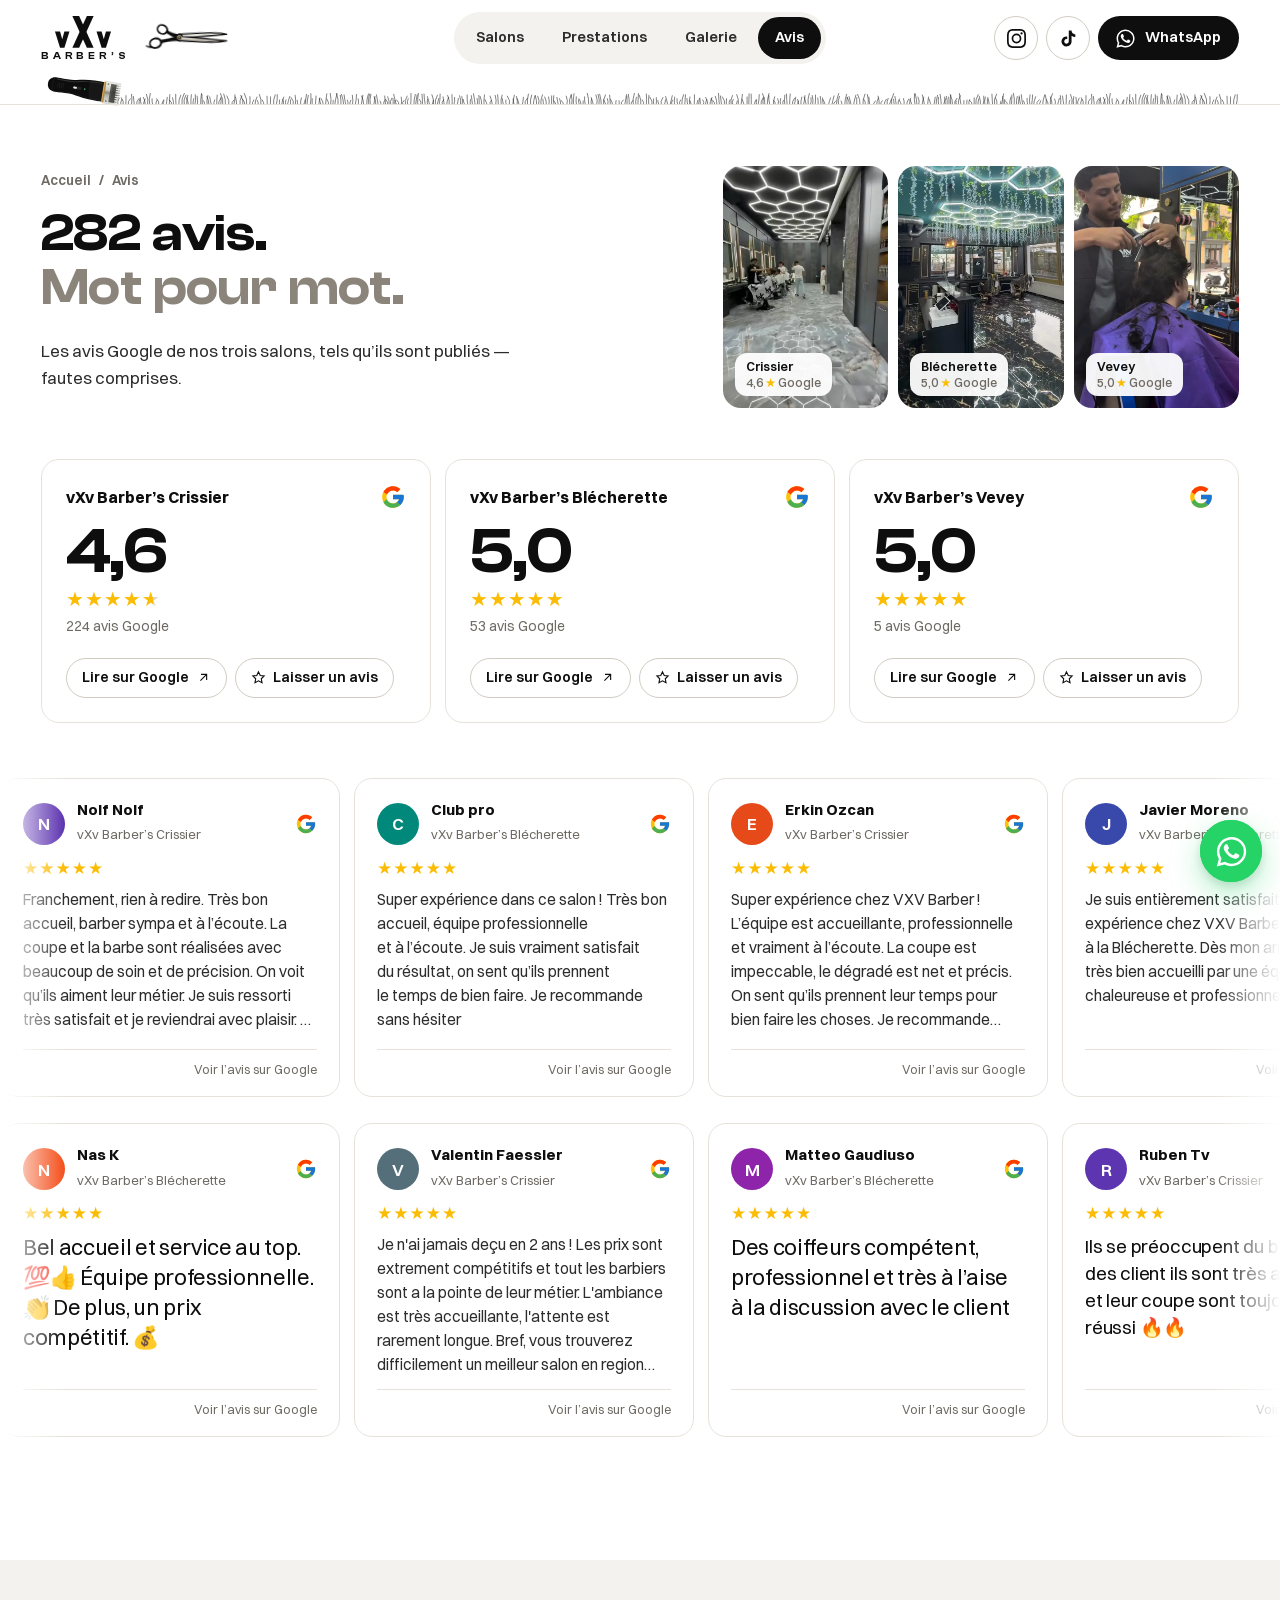
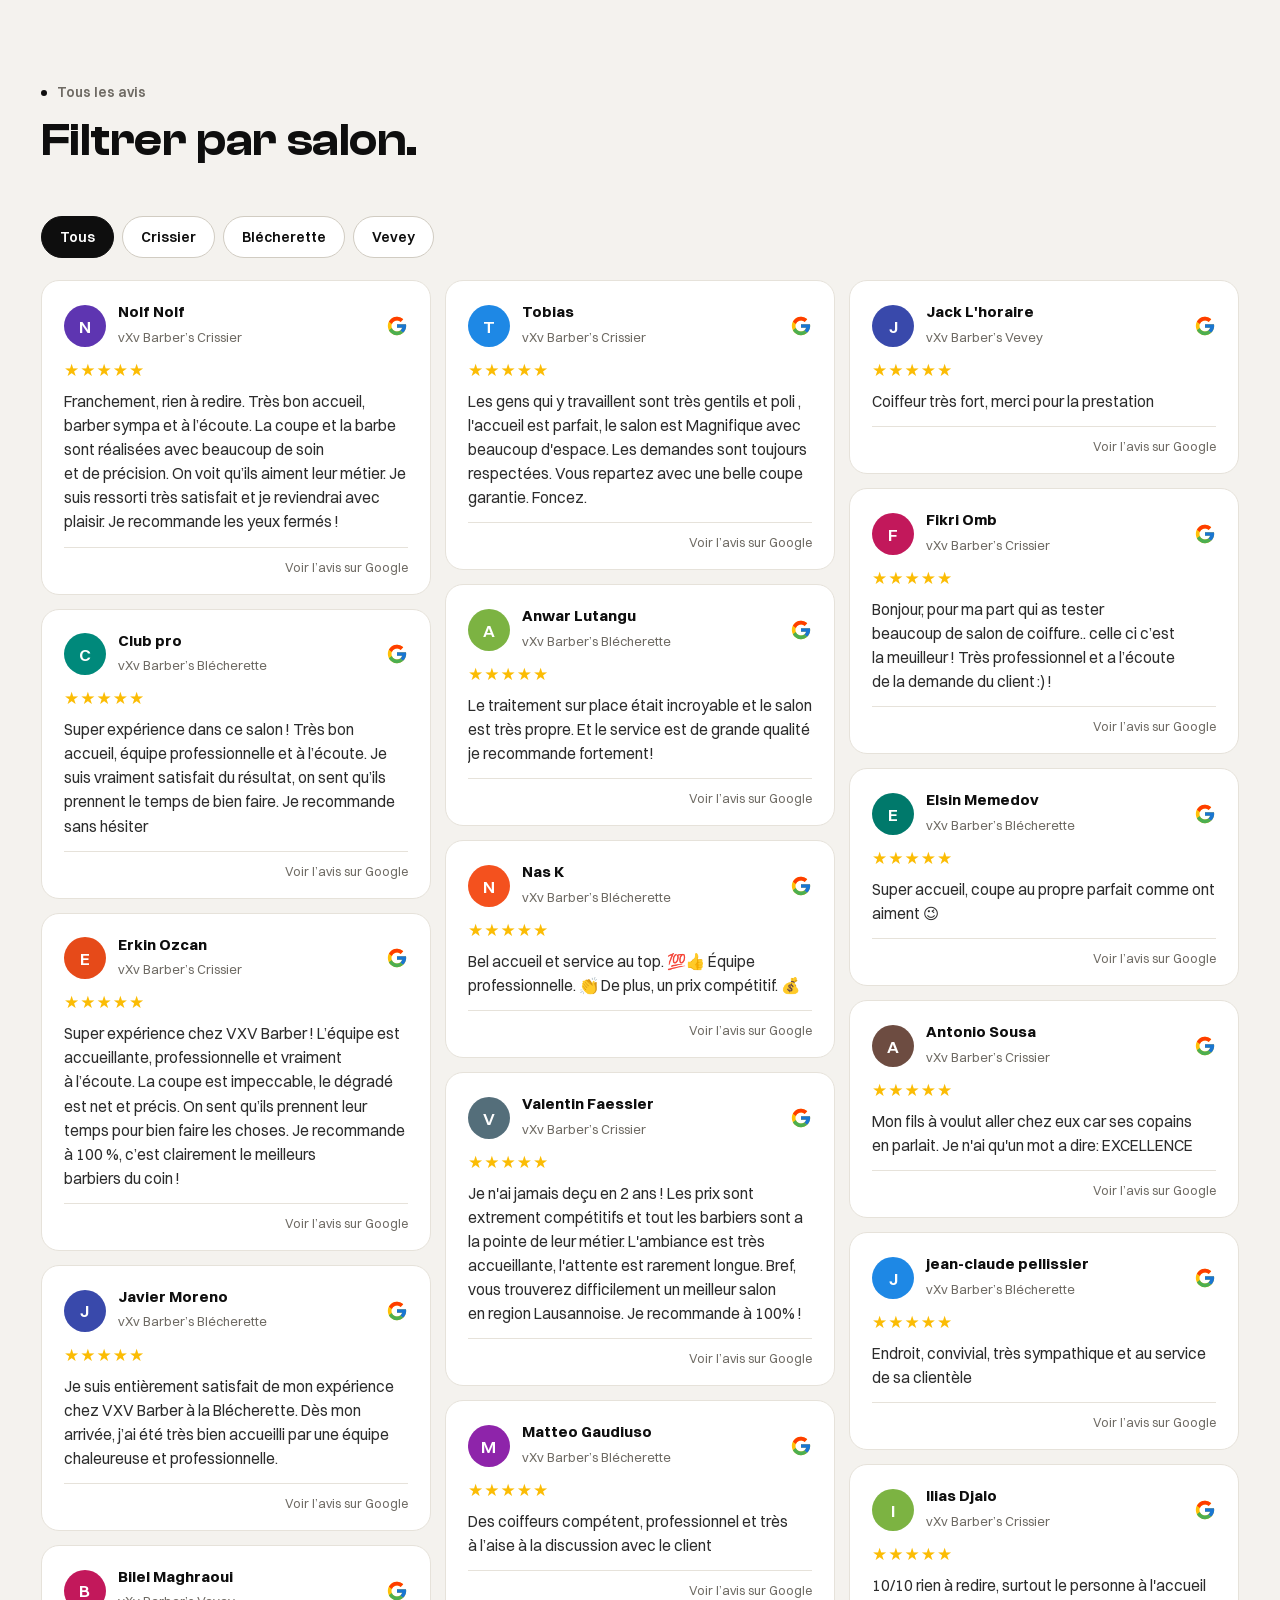
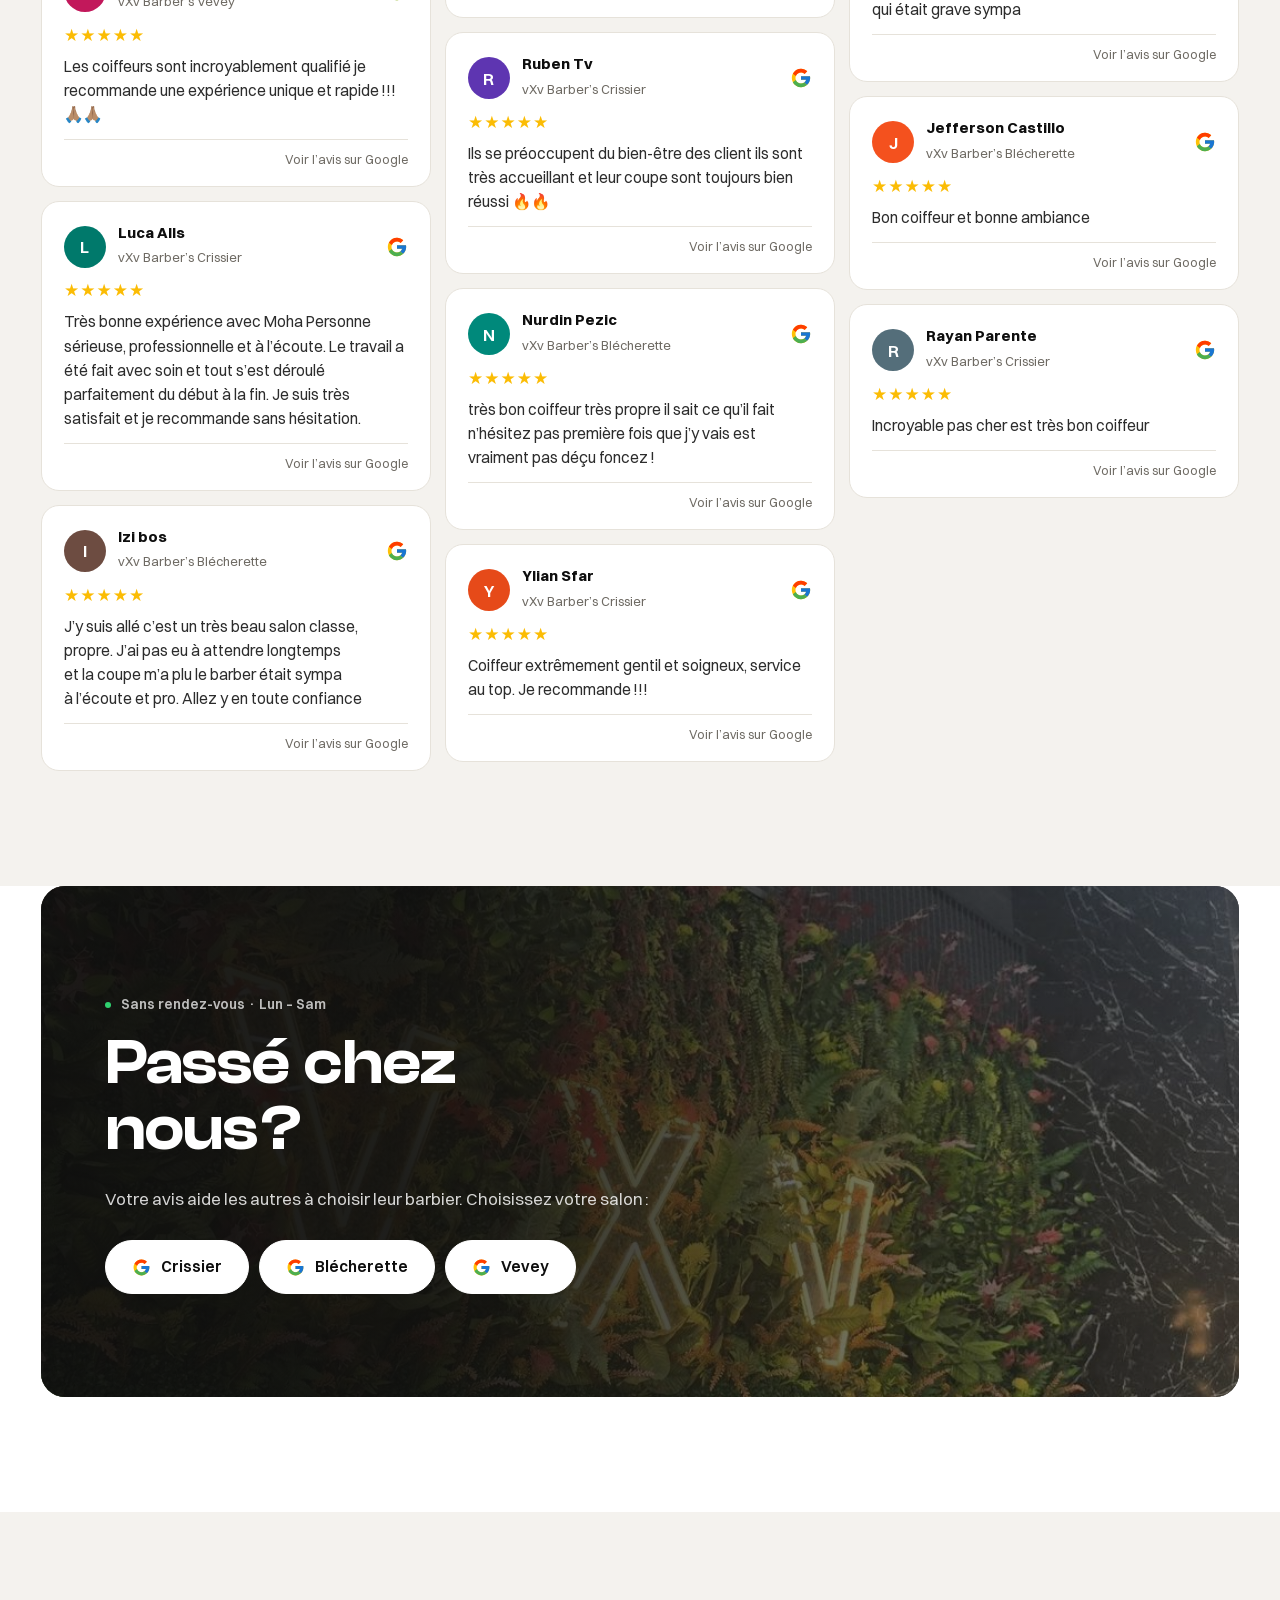
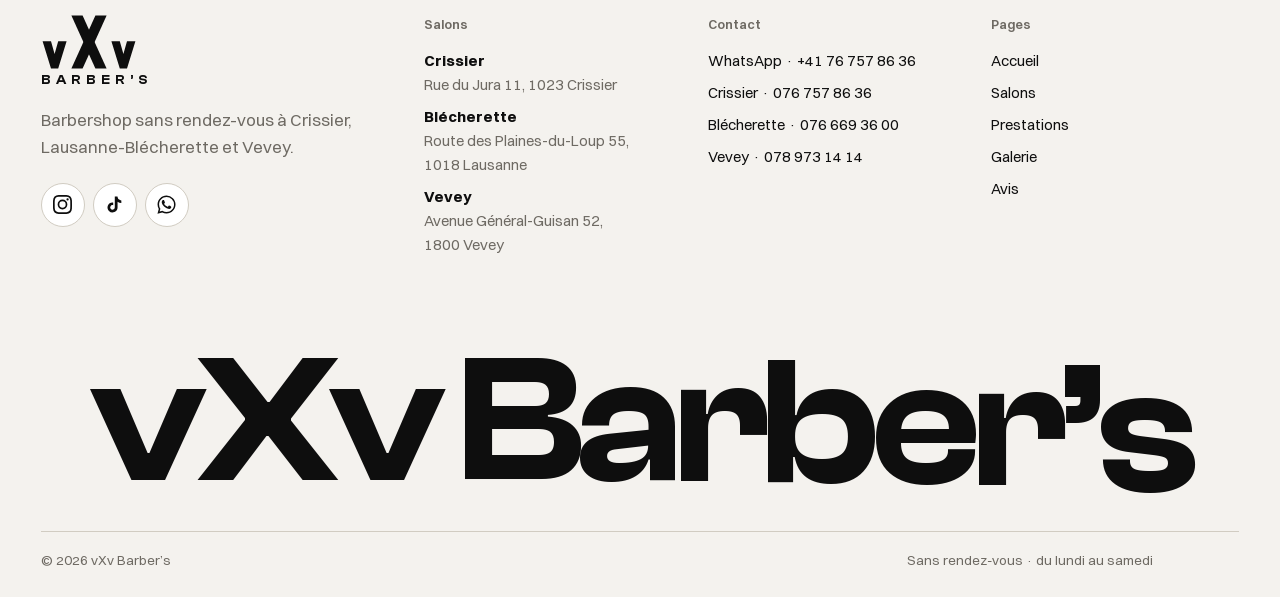
<file: docs/avis.html>
<!doctype html>
<html lang="fr-CH">
<head>
<meta charset="utf-8">
<meta name="viewport" content="width=device-width,initial-scale=1,viewport-fit=cover">
<title>Avis Google — vXv Barber’s</title>
<meta name="description" content="282 avis Google sur les salons vXv Barber’s de Crissier (4,6), Lausanne-Blécherette (5,0) et Vevey (5,0).">
<meta name="robots" content="noindex,nofollow">
<link rel="canonical" href="https://welcometothenextlevel.github.io/vxvbarbers/avis">
<meta property="og:url" content="https://welcometothenextlevel.github.io/vxvbarbers/avis">
<meta name="theme-color" content="#ffffff">
<meta property="og:type" content="website">
<meta property="og:locale" content="fr_CH">
<meta property="og:site_name" content="vXv Barber’s">
<meta property="og:title" content="Avis Google — vXv Barber’s">
<meta property="og:description" content="282 avis Google sur les salons vXv Barber’s de Crissier (4,6), Lausanne-Blécherette (5,0) et Vevey (5,0).">
<meta property="og:image" content="https://welcometothenextlevel.github.io/vxvbarbers/assets/img/og.jpg">
<meta name="twitter:card" content="summary_large_image">
<link rel="icon" href="assets/img/favicon.svg" type="image/svg+xml">
<link rel="icon" href="assets/img/favicon-32.png" sizes="32x32" type="image/png">
<link rel="apple-touch-icon" href="assets/img/apple-touch-icon.png">
<link rel="preload" href="assets/fonts/clash-display-600.woff2" as="font" type="font/woff2" crossorigin>
<link rel="preload" href="assets/fonts/switzer-400.woff2" as="font" type="font/woff2" crossorigin>
<link rel="preload" href="assets/fonts/switzer-600.woff2" as="font" type="font/woff2" crossorigin>
<link rel="stylesheet" href="assets/css/fonts.css?v=42">
<link rel="stylesheet" href="assets/css/site.css?v=42">
<script>document.documentElement.classList.add("js");if(!matchMedia("(prefers-reduced-motion: reduce)").matches)document.documentElement.classList.add("pre-intro");(function(p){if(p.slice(-5)===".html"){history.replaceState(null,"",p.slice(-11)==="/index.html"?p.slice(0,-10):p.slice(0,-5)+location.search+location.hash)}})(location.pathname)</script>
</head>
<body>
<a class="skip" href="#main">Aller au contenu</a>
<header class="hdr"><div class="wrap hdr-in">
<div class="hdr-l"><a class="logo" href="./" aria-label="vXv Barber’s — accueil"><svg viewBox="0 0 120 70" aria-hidden="true"><polygon points="2,34 12.5,34 17,50 21.5,34 32,34 21.5,68 12.5,68"/><polygon points="38,2 52,2 82,68 68,68"/><polygon points="68,2 82,2 52,68 38,68"/><polygon points="88,34 98.5,34 103,50 107.5,34 118,34 107.5,68 98.5,68"/></svg><span>BARBER’S</span></a><span class="scis"><svg aria-hidden="true" focusable="false" xmlns="http://www.w3.org/2000/svg" viewBox="0 0 160 80" data-pivot="66 40"><defs><linearGradient id="scA-steel" x1="0" y1="0" x2="0" y2="1"><stop offset="0" stop-color="#f4f2ee"/><stop offset="0.4" stop-color="#e9e7e2"/><stop offset="0.6" stop-color="#cfcac0"/><stop offset="1" stop-color="#bdb8ae"/></linearGradient></defs><g id="sc-a" style="transform-box:view-box;transform-origin:66px 40px"><path fill="#0d0d0d" d="M29.92 42.36C40 40.86 51 39.6 60.83 37.37L66 45.8C55 45.8 41 45.3 31.16 48.73Z"/><path fill="#0d0d0d" d="M20.05 56.17L15.11 56.72C11.4 55.22 6.4 55.3 2.5 51.9A1.4 1.4 0 0 1 4.45 50.55C6.5 52.3 9.3 52.7 10.6 51.32L12.42 53.56Z"/><path fill="#0d0d0d" fill-rule="evenodd" d="M8.83 49.77A12.4 10.3 -11 1 1 33.17 45.03A12.4 10.3 -11 1 1 8.83 49.77ZM11.77 49.19A9 7 -11 1 0 29.44 45.76A9 7 -11 1 0 11.77 49.19Z"/><path fill="url(#scA-steel)" stroke="#0d0d0d" stroke-width="2.5" stroke-linejoin="round" d="M66 34.2C104 33.9 138 34.9 154 40L71.32 42.3A5.8 5.8 0 1 1 66 34.2Z"/><path fill="none" stroke="#0d0d0d" stroke-opacity="0.22" stroke-width="0.6" stroke-linecap="round" d="M78.94 39.99L122.94 38.76"/></g><g id="sc-b" style="transform-box:view-box;transform-origin:66px 40px"><path fill="#0d0d0d" d="M42.33 27.7C48 31.6 58 34.2 66 34.2L60.98 42.9C54 40.6 46.5 36.2 40.1 33.22Z"/><path fill="#0d0d0d" fill-rule="evenodd" d="M23.39 23.25A10.8 9.5 22 1 1 43.41 31.35A10.8 9.5 22 1 1 23.39 23.25ZM25.98 24.3A7.7 6.4 22 1 0 40.26 30.07A7.7 6.4 22 1 0 25.98 24.3Z"/><path fill="url(#scA-steel)" stroke="#0d0d0d" stroke-width="2.5" stroke-linejoin="round" d="M66 45.8C104 46.1 138 45.1 154 40L71.32 37.7A5.8 5.8 0 1 0 66 45.8Z"/><path fill="none" stroke="#0d0d0d" stroke-opacity="0.22" stroke-width="0.6" stroke-linecap="round" d="M78.94 40.01L122.94 41.24"/></g><g id="sc-pivot"><circle cx="66" cy="40" r="3.5" fill="#0d0d0d"/><circle cx="66" cy="40" r="2.15" fill="#b88a3e"/><path d="M64.65 41.35L67.35 38.65" stroke="#0d0d0d" stroke-width="0.7" stroke-linecap="round"/></g></svg>
</span></div>
<nav class="nav" aria-label="Navigation principale"><a href="salons">Salons</a><a href="prestations">Prestations</a><a href="galerie">Galerie</a><a href="avis" aria-current="page">Avis</a></nav>
<div class="hdr-r"><div class="socials"><a class="soc ig" href="https://www.instagram.com/vxvbarbers/" target="_blank" rel="noopener" aria-label="Instagram @vxvbarbers"><svg class="fi" viewBox="0 0 24 24" aria-hidden="true"><path d="M12 2.2c3.2 0 3.58 0 4.85.07 3.25.15 4.77 1.69 4.92 4.92.06 1.27.07 1.65.07 4.85s-.01 3.58-.07 4.85c-.15 3.23-1.66 4.77-4.92 4.92-1.27.06-1.65.07-4.85.07s-3.58-.01-4.85-.07c-3.26-.15-4.77-1.7-4.92-4.92C2.17 15.58 2.16 15.2 2.16 12s.01-3.58.07-4.85C2.38 3.92 3.9 2.38 7.15 2.23 8.42 2.17 8.8 2.16 12 2.16zM12 0C8.74 0 8.33.01 7.05.07 2.7.27.27 2.69.07 7.05.01 8.33 0 8.74 0 12s.01 3.67.07 4.95c.2 4.36 2.62 6.78 6.98 6.98C8.33 23.99 8.74 24 12 24s3.67-.01 4.95-.07c4.35-.2 6.78-2.62 6.98-6.98.06-1.28.07-1.69.07-4.95s-.01-3.67-.07-4.95c-.2-4.35-2.62-6.78-6.98-6.98C15.67.01 15.26 0 12 0zm0 5.84a6.16 6.16 0 1 0 0 12.32 6.16 6.16 0 0 0 0-12.32zM12 16a4 4 0 1 1 0-8 4 4 0 0 1 0 8zm6.4-11.85a1.44 1.44 0 1 0 0 2.88 1.44 1.44 0 0 0 0-2.88z"/></svg></a><a class="soc tt" href="https://www.tiktok.com/@vxvbarbers" target="_blank" rel="noopener" aria-label="TikTok @vxvbarbers"><svg class="fi" viewBox="0 0 24 24" aria-hidden="true"><path d="M19.59 6.69a4.83 4.83 0 0 1-3.77-4.25V2h-3.45v13.67a2.89 2.89 0 0 1-5.2 1.74 2.89 2.89 0 0 1 2.31-4.64c.3 0 .59.04.88.13V9.4a6.84 6.84 0 0 0-1-.05A6.33 6.33 0 0 0 5 20.1a6.34 6.34 0 0 0 10.86-4.43v-7a8.16 8.16 0 0 0 4.77 1.52v-3.4a4.85 4.85 0 0 1-1-.1z"/></svg></a></div><a class="btn btn-ink" href="https://wa.me/41767578636?text=Bonjour%20vXv%2C%20" target="_blank" rel="noopener"><svg class="fi" viewBox="0 0 24 24" aria-hidden="true"><path d="M17.47 14.38c-.3-.15-1.76-.87-2.03-.97-.27-.1-.47-.15-.67.15-.2.3-.77.97-.94 1.17-.17.2-.35.22-.64.07-.3-.15-1.26-.46-2.4-1.48-.89-.79-1.49-1.77-1.66-2.07-.17-.3-.02-.46.13-.6.13-.13.3-.35.45-.52.15-.17.2-.3.3-.5.1-.2.05-.37-.03-.52-.07-.15-.67-1.62-.92-2.22-.24-.58-.49-.5-.67-.51h-.57c-.2 0-.52.07-.8.37-.27.3-1.04 1.02-1.04 2.48s1.07 2.88 1.21 3.08c.15.2 2.1 3.2 5.08 4.49.71.31 1.26.49 1.69.63.71.22 1.36.19 1.87.12.57-.09 1.76-.72 2.01-1.41.25-.7.25-1.29.17-1.41-.07-.13-.27-.2-.57-.35zM12.05 21.5h-.01a9.4 9.4 0 0 1-4.8-1.31l-.34-.2-3.56.93.95-3.47-.22-.36a9.42 9.42 0 0 1-1.44-5.02c0-5.2 4.24-9.44 9.45-9.44a9.38 9.38 0 0 1 6.68 2.77 9.38 9.38 0 0 1 2.76 6.68c0 5.21-4.24 9.44-9.44 9.44zm8.04-17.48A11.3 11.3 0 0 0 12.05.7C5.79.7.69 5.8.69 12.07c0 2 .52 3.96 1.52 5.68L.6 23.6l6-1.57a11.33 11.33 0 0 0 5.44 1.38h.01c6.26 0 11.36-5.1 11.36-11.36 0-3.04-1.18-5.89-3.32-8.03z"/></svg><span>WhatsApp</span></a>
<button class="burger" type="button" aria-label="Ouvrir le menu" aria-expanded="false" aria-controls="mnav"><i></i><i></i></button></div>
</div>
<div class="shave" aria-hidden="true"><div class="wrap shave-in"><div class="hair"></div><div class="stubble"></div><div class="clipper"><svg aria-hidden="true" focusable="false" xmlns="http://www.w3.org/2000/svg" viewBox="0 0 200 80" data-edge="186.48 74.63"><defs><linearGradient id="clb-metal" gradientUnits="userSpaceOnUse" x1="0" y1="13.4" x2="0" y2="67"><stop offset="0" stop-color="#f3f3f0"/><stop offset="0.38" stop-color="#cdcdc8"/><stop offset="0.5" stop-color="#8c8c87"/><stop offset="0.62" stop-color="#b4b4af"/><stop offset="1" stop-color="#e2e2de"/></linearGradient><linearGradient id="clb-cutter" gradientUnits="userSpaceOnUse" x1="0" y1="17.4" x2="0" y2="62.6"><stop offset="0" stop-color="#5c5c57"/><stop offset="0.45" stop-color="#3f3f3b"/><stop offset="1" stop-color="#52524d"/></linearGradient></defs><g transform="translate(6.5 -5) rotate(9 100 40)"><g id="cl-blade"><path fill="url(#clb-metal)" stroke="#77776f" stroke-width="0.45" stroke-linejoin="round" d="
        M146 16.4 Q146 13.4 149 13.4 H176 L185 13.75 A1.25 1.25 0 0 1 185 16.25 L176 16.6
        V19 L185 19.35 A1.25 1.25 0 0 1 185 21.85 L176 22.2
        V24.6 L185 24.95 A1.25 1.25 0 0 1 185 27.45 L176 27.8
        V30.2 L185 30.55 A1.25 1.25 0 0 1 185 33.05 L176 33.4
        V35.8 L185 36.15 A1.25 1.25 0 0 1 185 38.65 L176 39
        V41.4 L185 41.75 A1.25 1.25 0 0 1 185 44.25 L176 44.6
        V47 L185 47.35 A1.25 1.25 0 0 1 185 49.85 L176 50.2
        V52.6 L185 52.95 A1.25 1.25 0 0 1 185 55.45 L176 55.8
        V58.2 L185 58.55 A1.25 1.25 0 0 1 185 61.05 L176 61.4
        V63.8 L185 64.15 A1.25 1.25 0 0 1 185 66.65 L176 67
        H149 Q146 67 146 64 Z"/><path fill="url(#clb-cutter)" d="
        M162 18.6 Q162 17.4 163.2 17.4 H175.7
        V19.7 L180.4 20.0 Q181.3 20.6 180.4 21.2 L175.7 21.5
        V25.3 L180.4 25.6 Q181.3 26.2 180.4 26.8 L175.7 27.1
        V30.9 L180.4 31.2 Q181.3 31.8 180.4 32.4 L175.7 32.7
        V36.5 L180.4 36.8 Q181.3 37.4 180.4 38.0 L175.7 38.3
        V42.1 L180.4 42.4 Q181.3 43.0 180.4 43.6 L175.7 43.9
        V47.7 L180.4 48.0 Q181.3 48.6 180.4 49.2 L175.7 49.5
        V53.3 L180.4 53.6 Q181.3 54.2 180.4 54.8 L175.7 55.1
        V58.9 L180.4 59.2 Q181.3 59.8 180.4 60.4 L175.7 60.7
        V62.6 H163.2 Q162 62.6 162 61.4 Z"/><path fill="none" stroke="#ffffff" stroke-opacity="0.35" stroke-width="0.8" stroke-linecap="round" d="M163.4 18.5 H174.6 M164.6 21 V59"/><circle cx="155.6" cy="19.4" r="2.2" fill="#6c6c66"/><circle cx="155.6" cy="61" r="2.2" fill="#6c6c66"/><path d="M154.2 20.8 L157 18 M154.2 62.4 L157 59.6" stroke="#ecece8" stroke-width="0.6" stroke-linecap="round"/></g><g id="cl-body"><path fill="#0d0d0d" d="
        M146 16.4
        C130 15.2 112 15.8 96 18.2
        C84 20 76 22.2 64 22.8
        C52 23.4 40 22.6 29 22.8
        C16 23 9.5 30.4 9.5 40.5
        C9.5 50.6 16 58 29 58.2
        C40 58.4 50 56.6 64 57.2
        C76 57.8 86 60.4 98 61.8
        C114 63.6 130 64.4 146 63.6 Z"/><path fill="#ffffff" fill-opacity="0.045" d="M114 16.6 C110 30 110 50 116 63 C128 64.2 136 64.2 146 63.6 V16.5 C136 15.7 125 15.8 114 16.6 Z"/><path fill="#ffffff" fill-opacity="0.15" d="
        M31 25.4
        C42 25.4 52 26.2 64 25.8
        C78 25.3 86 22.6 98 21
        C114 18.9 128 18.6 141 19.4
        C138.5 20.8 134 21 128 21
        C114 21 102 22.4 92 24.2
        C82 26 76 28.4 64 28.6
        C52 28.8 42 27.8 32 28
        C29 28 28.6 25.5 31 25.4 Z"/><path fill="none" stroke="#ffffff" stroke-opacity="0.08" stroke-width="1.1" stroke-linecap="round" d="M31 55.8 C42 55.8 50 54 64 54.6 C78 55.2 88 58 100 59.4 C116 61 130 61.6 141 61.2"/><path fill="none" stroke="#2e2e2e" stroke-width="0.7" d="M114 16.6 C110 30 110 50 116 63 M24.5 23.6 C20 32 20 49 24.5 57.6"/><path fill="none" stroke="#262626" stroke-width="1.3" stroke-linecap="round" d="M34 35.2 V45.8 M38.4 34.9 V46.1 M42.8 34.6 V46.4 M47.2 34.4 V46.6"/><circle cx="100" cy="40.5" r="2.7" fill="#232323"/><rect x="70" y="37" width="22" height="7" rx="3.5" fill="#262626"/><rect x="72" y="38.3" width="9" height="4.4" rx="2.2" fill="#f3f1ec"/><path d="M75.4 39.4 V41.6 M77.6 39.4 V41.6" stroke="#cfcac0" stroke-width="0.5" stroke-linecap="round"/><rect x="144" y="15" width="6" height="50" rx="1.8" fill="#b88a3e"/><rect x="145.1" y="16" width="1.2" height="48" rx="0.6" fill="#e0bd78"/></g><circle id="cl-led" cx="100" cy="40.5" r="1.7" fill="#3ddc84"/></g></svg>
</div></div></div>
</header>
<div class="mnav" id="mnav"><ol><li><a href="./" style="--i:0">Accueil<small>01</small></a></li><li><a href="salons" style="--i:1">Salons<small>02</small></a></li><li><a href="prestations" style="--i:2">Prestations<small>03</small></a></li><li><a href="galerie" style="--i:3">Galerie<small>04</small></a></li><li><a href="avis" style="--i:4" aria-current="page">Avis<small>05</small></a></li></ol>
<div class="mnav-foot"><a class="btn btn-wa" href="https://wa.me/41767578636?text=Bonjour%20vXv%2C%20" target="_blank" rel="noopener"><svg class="fi" viewBox="0 0 24 24" aria-hidden="true"><path d="M17.47 14.38c-.3-.15-1.76-.87-2.03-.97-.27-.1-.47-.15-.67.15-.2.3-.77.97-.94 1.17-.17.2-.35.22-.64.07-.3-.15-1.26-.46-2.4-1.48-.89-.79-1.49-1.77-1.66-2.07-.17-.3-.02-.46.13-.6.13-.13.3-.35.45-.52.15-.17.2-.3.3-.5.1-.2.05-.37-.03-.52-.07-.15-.67-1.62-.92-2.22-.24-.58-.49-.5-.67-.51h-.57c-.2 0-.52.07-.8.37-.27.3-1.04 1.02-1.04 2.48s1.07 2.88 1.21 3.08c.15.2 2.1 3.2 5.08 4.49.71.31 1.26.49 1.69.63.71.22 1.36.19 1.87.12.57-.09 1.76-.72 2.01-1.41.25-.7.25-1.29.17-1.41-.07-.13-.27-.2-.57-.35zM12.05 21.5h-.01a9.4 9.4 0 0 1-4.8-1.31l-.34-.2-3.56.93.95-3.47-.22-.36a9.42 9.42 0 0 1-1.44-5.02c0-5.2 4.24-9.44 9.45-9.44a9.38 9.38 0 0 1 6.68 2.77 9.38 9.38 0 0 1 2.76 6.68c0 5.21-4.24 9.44-9.44 9.44zm8.04-17.48A11.3 11.3 0 0 0 12.05.7C5.79.7.69 5.8.69 12.07c0 2 .52 3.96 1.52 5.68L.6 23.6l6-1.57a11.33 11.33 0 0 0 5.44 1.38h.01c6.26 0 11.36-5.1 11.36-11.36 0-3.04-1.18-5.89-3.32-8.03z"/></svg> Écrire sur WhatsApp</a><div class="socials"><a class="soc ig" href="https://www.instagram.com/vxvbarbers/" target="_blank" rel="noopener" aria-label="Instagram @vxvbarbers"><svg class="fi" viewBox="0 0 24 24" aria-hidden="true"><path d="M12 2.2c3.2 0 3.58 0 4.85.07 3.25.15 4.77 1.69 4.92 4.92.06 1.27.07 1.65.07 4.85s-.01 3.58-.07 4.85c-.15 3.23-1.66 4.77-4.92 4.92-1.27.06-1.65.07-4.85.07s-3.58-.01-4.85-.07c-3.26-.15-4.77-1.7-4.92-4.92C2.17 15.58 2.16 15.2 2.16 12s.01-3.58.07-4.85C2.38 3.92 3.9 2.38 7.15 2.23 8.42 2.17 8.8 2.16 12 2.16zM12 0C8.74 0 8.33.01 7.05.07 2.7.27.27 2.69.07 7.05.01 8.33 0 8.74 0 12s.01 3.67.07 4.95c.2 4.36 2.62 6.78 6.98 6.98C8.33 23.99 8.74 24 12 24s3.67-.01 4.95-.07c4.35-.2 6.78-2.62 6.98-6.98.06-1.28.07-1.69.07-4.95s-.01-3.67-.07-4.95c-.2-4.35-2.62-6.78-6.98-6.98C15.67.01 15.26 0 12 0zm0 5.84a6.16 6.16 0 1 0 0 12.32 6.16 6.16 0 0 0 0-12.32zM12 16a4 4 0 1 1 0-8 4 4 0 0 1 0 8zm6.4-11.85a1.44 1.44 0 1 0 0 2.88 1.44 1.44 0 0 0 0-2.88z"/></svg></a><a class="soc tt" href="https://www.tiktok.com/@vxvbarbers" target="_blank" rel="noopener" aria-label="TikTok @vxvbarbers"><svg class="fi" viewBox="0 0 24 24" aria-hidden="true"><path d="M19.59 6.69a4.83 4.83 0 0 1-3.77-4.25V2h-3.45v13.67a2.89 2.89 0 0 1-5.2 1.74 2.89 2.89 0 0 1 2.31-4.64c.3 0 .59.04.88.13V9.4a6.84 6.84 0 0 0-1-.05A6.33 6.33 0 0 0 5 20.1a6.34 6.34 0 0 0 10.86-4.43v-7a8.16 8.16 0 0 0 4.77 1.52v-3.4a4.85 4.85 0 0 1-1-.1z"/></svg></a></div></div></div>
<main id="main">
<section class="phead has-side"><div class="wrap"><div class="phead-grid">
<div><nav class="crumbs" aria-label="Fil d’Ariane" data-in><a href="./">Accueil</a><span>/</span><span>Avis</span></nav>
<h1 class="h h-1">282 avis.<br><span class="soft">Mot pour mot.</span></h1>
<p class="lead" data-in>Les avis Google de nos trois salons, tels qu’ils sont publiés — fautes comprises.</p></div>
<div class="phead-side" data-in><div class="ph-trio"><a class="ph" href="https://search.google.com/local/reviews?placeid=ChIJTa0I34cxjEcRKLLp_NP-2lk" target="_blank" rel="noopener"><span class="cap"><span>Crissier</span><span class="r">4,6 <i aria-hidden="true">★</i> Google</span></span><picture><source type="image/webp" srcset="assets/img/crissier-salle.webp"><img src="assets/img/crissier-salle.jpg" alt="Le salon de Crissier" width="576" height="1024" decoding="async"></picture></a><a class="ph" href="https://search.google.com/local/reviews?placeid=ChIJrwco4I8xjEcRTlv9IjlqdOw" target="_blank" rel="noopener"><span class="cap"><span>Blécherette</span><span class="r">5,0 <i aria-hidden="true">★</i> Google</span></span><picture><source type="image/webp" srcset="assets/img/blecherette.webp"><img src="assets/img/blecherette.jpg" alt="Le salon de la Blécherette" width="720" height="960" decoding="async"></picture></a><a class="ph" href="https://search.google.com/local/reviews?placeid=ChIJqzCxVt2djkcR466f8EjNs-E" target="_blank" rel="noopener"><span class="cap"><span>Vevey</span><span class="r">5,0 <i aria-hidden="true">★</i> Google</span></span><picture><source type="image/webp" srcset="assets/img/vevey-fauteuil.webp"><img src="assets/img/vevey-fauteuil.jpg" alt="Le salon de Vevey" width="619" height="1100" decoding="async"></picture></a></div></div>
</div></div></section>
<section class="sec tight"><div class="wrap"><div class="gscores" id="avis-scores"><div class="gscore" data-rv><div class="top"><b><span class="nw">vXv Barber’s</span> Crissier</b><svg viewBox="0 0 48 48" aria-hidden="true"><path fill="#FFC107" d="M43.6 20.1H42V20H24v8h11.3C33.7 32.7 29.2 36 24 36c-6.6 0-12-5.4-12-12s5.4-12 12-12c3.1 0 5.8 1.2 7.9 3l5.7-5.7C34 6.1 29.3 4 24 4 12.9 4 4 12.9 4 24s8.9 20 20 20 20-8.9 20-20c0-1.3-.1-2.6-.4-3.9z"/><path fill="#FF3D00" d="m6.3 14.7 6.6 4.8C14.7 15.1 19 12 24 12c3.1 0 5.8 1.2 7.9 3l5.7-5.7C34 6.1 29.3 4 24 4 16.3 4 9.7 8.3 6.3 14.7z"/><path fill="#4CAF50" d="M24 44c5.2 0 9.9-2 13.4-5.2l-6.2-5.2C29.2 35.1 26.7 36 24 36c-5.2 0-9.6-3.3-11.3-7.9l-6.5 5C9.5 39.6 16.2 44 24 44z"/><path fill="#1976D2" d="M43.6 20.1H42V20H24v8h11.3c-.8 2.2-2.2 4.2-4.1 5.6l6.2 5.2C37 39.2 44 34 44 24c0-1.3-.1-2.6-.4-3.9z"/></svg></div><span class="num">4,6</span><span class="stars" role="img" aria-label="Note 4,6 sur 5" style="--p:92%">★★★★★</span><span class="cnt">224 avis Google</span>
<div class="acts"><a class="chip" href="https://search.google.com/local/reviews?placeid=ChIJTa0I34cxjEcRKLLp_NP-2lk" target="_blank" rel="noopener">Lire sur Google <svg viewBox="0 0 24 24" fill="none" stroke="currentColor" stroke-width="1.8" aria-hidden="true"><path d="M7 17 17 7M8 7h9v9"/></svg></a><a class="chip" href="https://search.google.com/local/writereview?placeid=ChIJTa0I34cxjEcRKLLp_NP-2lk" target="_blank" rel="noopener"><svg viewBox="0 0 24 24" fill="none" stroke="currentColor" stroke-width="1.8" aria-hidden="true"><path d="m12 3 2.8 5.7 6.2.9-4.5 4.4 1.1 6.2L12 17.3 6.4 20.2l1.1-6.2L3 9.6l6.2-.9z"/></svg> Laisser un avis</a></div></div><div class="gscore" data-rv><div class="top"><b><span class="nw">vXv Barber’s</span> Blécherette</b><svg viewBox="0 0 48 48" aria-hidden="true"><path fill="#FFC107" d="M43.6 20.1H42V20H24v8h11.3C33.7 32.7 29.2 36 24 36c-6.6 0-12-5.4-12-12s5.4-12 12-12c3.1 0 5.8 1.2 7.9 3l5.7-5.7C34 6.1 29.3 4 24 4 12.9 4 4 12.9 4 24s8.9 20 20 20 20-8.9 20-20c0-1.3-.1-2.6-.4-3.9z"/><path fill="#FF3D00" d="m6.3 14.7 6.6 4.8C14.7 15.1 19 12 24 12c3.1 0 5.8 1.2 7.9 3l5.7-5.7C34 6.1 29.3 4 24 4 16.3 4 9.7 8.3 6.3 14.7z"/><path fill="#4CAF50" d="M24 44c5.2 0 9.9-2 13.4-5.2l-6.2-5.2C29.2 35.1 26.7 36 24 36c-5.2 0-9.6-3.3-11.3-7.9l-6.5 5C9.5 39.6 16.2 44 24 44z"/><path fill="#1976D2" d="M43.6 20.1H42V20H24v8h11.3c-.8 2.2-2.2 4.2-4.1 5.6l6.2 5.2C37 39.2 44 34 44 24c0-1.3-.1-2.6-.4-3.9z"/></svg></div><span class="num">5,0</span><span class="stars" role="img" aria-label="Note 5,0 sur 5" style="--p:100%">★★★★★</span><span class="cnt">53 avis Google</span>
<div class="acts"><a class="chip" href="https://search.google.com/local/reviews?placeid=ChIJrwco4I8xjEcRTlv9IjlqdOw" target="_blank" rel="noopener">Lire sur Google <svg viewBox="0 0 24 24" fill="none" stroke="currentColor" stroke-width="1.8" aria-hidden="true"><path d="M7 17 17 7M8 7h9v9"/></svg></a><a class="chip" href="https://search.google.com/local/writereview?placeid=ChIJrwco4I8xjEcRTlv9IjlqdOw" target="_blank" rel="noopener"><svg viewBox="0 0 24 24" fill="none" stroke="currentColor" stroke-width="1.8" aria-hidden="true"><path d="m12 3 2.8 5.7 6.2.9-4.5 4.4 1.1 6.2L12 17.3 6.4 20.2l1.1-6.2L3 9.6l6.2-.9z"/></svg> Laisser un avis</a></div></div><div class="gscore" data-rv><div class="top"><b><span class="nw">vXv Barber’s</span> Vevey</b><svg viewBox="0 0 48 48" aria-hidden="true"><path fill="#FFC107" d="M43.6 20.1H42V20H24v8h11.3C33.7 32.7 29.2 36 24 36c-6.6 0-12-5.4-12-12s5.4-12 12-12c3.1 0 5.8 1.2 7.9 3l5.7-5.7C34 6.1 29.3 4 24 4 12.9 4 4 12.9 4 24s8.9 20 20 20 20-8.9 20-20c0-1.3-.1-2.6-.4-3.9z"/><path fill="#FF3D00" d="m6.3 14.7 6.6 4.8C14.7 15.1 19 12 24 12c3.1 0 5.8 1.2 7.9 3l5.7-5.7C34 6.1 29.3 4 24 4 16.3 4 9.7 8.3 6.3 14.7z"/><path fill="#4CAF50" d="M24 44c5.2 0 9.9-2 13.4-5.2l-6.2-5.2C29.2 35.1 26.7 36 24 36c-5.2 0-9.6-3.3-11.3-7.9l-6.5 5C9.5 39.6 16.2 44 24 44z"/><path fill="#1976D2" d="M43.6 20.1H42V20H24v8h11.3c-.8 2.2-2.2 4.2-4.1 5.6l6.2 5.2C37 39.2 44 34 44 24c0-1.3-.1-2.6-.4-3.9z"/></svg></div><span class="num">5,0</span><span class="stars" role="img" aria-label="Note 5,0 sur 5" style="--p:100%">★★★★★</span><span class="cnt">5 avis Google</span>
<div class="acts"><a class="chip" href="https://search.google.com/local/reviews?placeid=ChIJqzCxVt2djkcR466f8EjNs-E" target="_blank" rel="noopener">Lire sur Google <svg viewBox="0 0 24 24" fill="none" stroke="currentColor" stroke-width="1.8" aria-hidden="true"><path d="M7 17 17 7M8 7h9v9"/></svg></a><a class="chip" href="https://search.google.com/local/writereview?placeid=ChIJqzCxVt2djkcR466f8EjNs-E" target="_blank" rel="noopener"><svg viewBox="0 0 24 24" fill="none" stroke="currentColor" stroke-width="1.8" aria-hidden="true"><path d="m12 3 2.8 5.7 6.2.9-4.5 4.4 1.1 6.2L12 17.3 6.4 20.2l1.1-6.2L3 9.6l6.2-.9z"/></svg> Laisser un avis</a></div></div></div></div>
<div class="rev-rows"><div class="rev-row" style="--dur:85s"><div class="rev-track"><article class="rcard" data-tags="crissier"><div class="rcard-h"><span class="av" style="background:#5e35b1">N</span><div><b>Nolf Nolf</b><span><span class="nw">vXv Barber’s</span> Crissier</span></div><svg class="g" viewBox="0 0 48 48" aria-hidden="true"><path fill="#FFC107" d="M43.6 20.1H42V20H24v8h11.3C33.7 32.7 29.2 36 24 36c-6.6 0-12-5.4-12-12s5.4-12 12-12c3.1 0 5.8 1.2 7.9 3l5.7-5.7C34 6.1 29.3 4 24 4 12.9 4 4 12.9 4 24s8.9 20 20 20 20-8.9 20-20c0-1.3-.1-2.6-.4-3.9z"/><path fill="#FF3D00" d="m6.3 14.7 6.6 4.8C14.7 15.1 19 12 24 12c3.1 0 5.8 1.2 7.9 3l5.7-5.7C34 6.1 29.3 4 24 4 16.3 4 9.7 8.3 6.3 14.7z"/><path fill="#4CAF50" d="M24 44c5.2 0 9.9-2 13.4-5.2l-6.2-5.2C29.2 35.1 26.7 36 24 36c-5.2 0-9.6-3.3-11.3-7.9l-6.5 5C9.5 39.6 16.2 44 24 44z"/><path fill="#1976D2" d="M43.6 20.1H42V20H24v8h11.3c-.8 2.2-2.2 4.2-4.1 5.6l6.2 5.2C37 39.2 44 34 44 24c0-1.3-.1-2.6-.4-3.9z"/></svg></div><span class="stars" role="img" aria-label="Note 5,0 sur 5" style="--p:100%">★★★★★</span><p>Franchement, rien à redire. Très bon accueil, barber sympa et à l’écoute. La coupe et la barbe sont réalisées avec beaucoup de soin et de précision. On voit qu’ils aiment leur métier. Je suis ressorti très satisfait et je reviendrai avec plaisir. Je recommande les yeux fermés !</p><div class="rsrc"><a href="https://search.google.com/local/reviews?placeid=ChIJTa0I34cxjEcRKLLp_NP-2lk" target="_blank" rel="noopener">Voir l’avis sur Google</a></div></article><article class="rcard" data-tags="blecherette"><div class="rcard-h"><span class="av" style="background:#00897b">C</span><div><b>Club pro</b><span><span class="nw">vXv Barber’s</span> Blécherette</span></div><svg class="g" viewBox="0 0 48 48" aria-hidden="true"><path fill="#FFC107" d="M43.6 20.1H42V20H24v8h11.3C33.7 32.7 29.2 36 24 36c-6.6 0-12-5.4-12-12s5.4-12 12-12c3.1 0 5.8 1.2 7.9 3l5.7-5.7C34 6.1 29.3 4 24 4 12.9 4 4 12.9 4 24s8.9 20 20 20 20-8.9 20-20c0-1.3-.1-2.6-.4-3.9z"/><path fill="#FF3D00" d="m6.3 14.7 6.6 4.8C14.7 15.1 19 12 24 12c3.1 0 5.8 1.2 7.9 3l5.7-5.7C34 6.1 29.3 4 24 4 16.3 4 9.7 8.3 6.3 14.7z"/><path fill="#4CAF50" d="M24 44c5.2 0 9.9-2 13.4-5.2l-6.2-5.2C29.2 35.1 26.7 36 24 36c-5.2 0-9.6-3.3-11.3-7.9l-6.5 5C9.5 39.6 16.2 44 24 44z"/><path fill="#1976D2" d="M43.6 20.1H42V20H24v8h11.3c-.8 2.2-2.2 4.2-4.1 5.6l6.2 5.2C37 39.2 44 34 44 24c0-1.3-.1-2.6-.4-3.9z"/></svg></div><span class="stars" role="img" aria-label="Note 5,0 sur 5" style="--p:100%">★★★★★</span><p>Super expérience dans ce salon ! Très bon accueil, équipe professionnelle et à l’écoute. Je suis vraiment satisfait du résultat, on sent qu’ils prennent le temps de bien faire. Je recommande sans hésiter</p><div class="rsrc"><a href="https://search.google.com/local/reviews?placeid=ChIJrwco4I8xjEcRTlv9IjlqdOw" target="_blank" rel="noopener">Voir l’avis sur Google</a></div></article><article class="rcard" data-tags="crissier"><div class="rcard-h"><span class="av" style="background:#e64a19">E</span><div><b>Erkin Ozcan</b><span><span class="nw">vXv Barber’s</span> Crissier</span></div><svg class="g" viewBox="0 0 48 48" aria-hidden="true"><path fill="#FFC107" d="M43.6 20.1H42V20H24v8h11.3C33.7 32.7 29.2 36 24 36c-6.6 0-12-5.4-12-12s5.4-12 12-12c3.1 0 5.8 1.2 7.9 3l5.7-5.7C34 6.1 29.3 4 24 4 12.9 4 4 12.9 4 24s8.9 20 20 20 20-8.9 20-20c0-1.3-.1-2.6-.4-3.9z"/><path fill="#FF3D00" d="m6.3 14.7 6.6 4.8C14.7 15.1 19 12 24 12c3.1 0 5.8 1.2 7.9 3l5.7-5.7C34 6.1 29.3 4 24 4 16.3 4 9.7 8.3 6.3 14.7z"/><path fill="#4CAF50" d="M24 44c5.2 0 9.9-2 13.4-5.2l-6.2-5.2C29.2 35.1 26.7 36 24 36c-5.2 0-9.6-3.3-11.3-7.9l-6.5 5C9.5 39.6 16.2 44 24 44z"/><path fill="#1976D2" d="M43.6 20.1H42V20H24v8h11.3c-.8 2.2-2.2 4.2-4.1 5.6l6.2 5.2C37 39.2 44 34 44 24c0-1.3-.1-2.6-.4-3.9z"/></svg></div><span class="stars" role="img" aria-label="Note 5,0 sur 5" style="--p:100%">★★★★★</span><p>Super expérience chez VXV Barber ! L’équipe est accueillante, professionnelle et vraiment à l’écoute. La coupe est impeccable, le dégradé est net et précis. On sent qu’ils prennent leur temps pour bien faire les choses. Je recommande à 100 %, c’est clairement le meilleurs barbiers du coin !</p><div class="rsrc"><a href="https://search.google.com/local/reviews?placeid=ChIJTa0I34cxjEcRKLLp_NP-2lk" target="_blank" rel="noopener">Voir l’avis sur Google</a></div></article><article class="rcard" data-tags="blecherette"><div class="rcard-h"><span class="av" style="background:#3949ab">J</span><div><b>Javier Moreno</b><span><span class="nw">vXv Barber’s</span> Blécherette</span></div><svg class="g" viewBox="0 0 48 48" aria-hidden="true"><path fill="#FFC107" d="M43.6 20.1H42V20H24v8h11.3C33.7 32.7 29.2 36 24 36c-6.6 0-12-5.4-12-12s5.4-12 12-12c3.1 0 5.8 1.2 7.9 3l5.7-5.7C34 6.1 29.3 4 24 4 12.9 4 4 12.9 4 24s8.9 20 20 20 20-8.9 20-20c0-1.3-.1-2.6-.4-3.9z"/><path fill="#FF3D00" d="m6.3 14.7 6.6 4.8C14.7 15.1 19 12 24 12c3.1 0 5.8 1.2 7.9 3l5.7-5.7C34 6.1 29.3 4 24 4 16.3 4 9.7 8.3 6.3 14.7z"/><path fill="#4CAF50" d="M24 44c5.2 0 9.9-2 13.4-5.2l-6.2-5.2C29.2 35.1 26.7 36 24 36c-5.2 0-9.6-3.3-11.3-7.9l-6.5 5C9.5 39.6 16.2 44 24 44z"/><path fill="#1976D2" d="M43.6 20.1H42V20H24v8h11.3c-.8 2.2-2.2 4.2-4.1 5.6l6.2 5.2C37 39.2 44 34 44 24c0-1.3-.1-2.6-.4-3.9z"/></svg></div><span class="stars" role="img" aria-label="Note 5,0 sur 5" style="--p:100%">★★★★★</span><p>Je suis entièrement satisfait de mon expérience chez VXV Barber à la Blécherette. Dès mon arrivée, j’ai été très bien accueilli par une équipe chaleureuse et professionnelle.</p><div class="rsrc"><a href="https://search.google.com/local/reviews?placeid=ChIJrwco4I8xjEcRTlv9IjlqdOw" target="_blank" rel="noopener">Voir l’avis sur Google</a></div></article><article class="rcard xshort" data-tags="vevey"><div class="rcard-h"><span class="av" style="background:#c2185b">B</span><div><b>Bilel Maghraoui</b><span><span class="nw">vXv Barber’s</span> Vevey</span></div><svg class="g" viewBox="0 0 48 48" aria-hidden="true"><path fill="#FFC107" d="M43.6 20.1H42V20H24v8h11.3C33.7 32.7 29.2 36 24 36c-6.6 0-12-5.4-12-12s5.4-12 12-12c3.1 0 5.8 1.2 7.9 3l5.7-5.7C34 6.1 29.3 4 24 4 12.9 4 4 12.9 4 24s8.9 20 20 20 20-8.9 20-20c0-1.3-.1-2.6-.4-3.9z"/><path fill="#FF3D00" d="m6.3 14.7 6.6 4.8C14.7 15.1 19 12 24 12c3.1 0 5.8 1.2 7.9 3l5.7-5.7C34 6.1 29.3 4 24 4 16.3 4 9.7 8.3 6.3 14.7z"/><path fill="#4CAF50" d="M24 44c5.2 0 9.9-2 13.4-5.2l-6.2-5.2C29.2 35.1 26.7 36 24 36c-5.2 0-9.6-3.3-11.3-7.9l-6.5 5C9.5 39.6 16.2 44 24 44z"/><path fill="#1976D2" d="M43.6 20.1H42V20H24v8h11.3c-.8 2.2-2.2 4.2-4.1 5.6l6.2 5.2C37 39.2 44 34 44 24c0-1.3-.1-2.6-.4-3.9z"/></svg></div><span class="stars" role="img" aria-label="Note 5,0 sur 5" style="--p:100%">★★★★★</span><p>Les coiffeurs sont incroyablement qualifié je recommande une expérience unique et rapide !!!🙏🏽🙏🏽</p><div class="rsrc"><a href="https://search.google.com/local/reviews?placeid=ChIJqzCxVt2djkcR466f8EjNs-E" target="_blank" rel="noopener">Voir l’avis sur Google</a></div></article><article class="rcard" data-tags="crissier"><div class="rcard-h"><span class="av" style="background:#00796b">L</span><div><b>Luca Alls</b><span><span class="nw">vXv Barber’s</span> Crissier</span></div><svg class="g" viewBox="0 0 48 48" aria-hidden="true"><path fill="#FFC107" d="M43.6 20.1H42V20H24v8h11.3C33.7 32.7 29.2 36 24 36c-6.6 0-12-5.4-12-12s5.4-12 12-12c3.1 0 5.8 1.2 7.9 3l5.7-5.7C34 6.1 29.3 4 24 4 12.9 4 4 12.9 4 24s8.9 20 20 20 20-8.9 20-20c0-1.3-.1-2.6-.4-3.9z"/><path fill="#FF3D00" d="m6.3 14.7 6.6 4.8C14.7 15.1 19 12 24 12c3.1 0 5.8 1.2 7.9 3l5.7-5.7C34 6.1 29.3 4 24 4 16.3 4 9.7 8.3 6.3 14.7z"/><path fill="#4CAF50" d="M24 44c5.2 0 9.9-2 13.4-5.2l-6.2-5.2C29.2 35.1 26.7 36 24 36c-5.2 0-9.6-3.3-11.3-7.9l-6.5 5C9.5 39.6 16.2 44 24 44z"/><path fill="#1976D2" d="M43.6 20.1H42V20H24v8h11.3c-.8 2.2-2.2 4.2-4.1 5.6l6.2 5.2C37 39.2 44 34 44 24c0-1.3-.1-2.6-.4-3.9z"/></svg></div><span class="stars" role="img" aria-label="Note 5,0 sur 5" style="--p:100%">★★★★★</span><p>Très bonne expérience avec Moha Personne sérieuse, professionnelle et à l’écoute. Le travail a été fait avec soin et tout s’est déroulé parfaitement du début à la fin. Je suis très satisfait et je recommande sans hésitation.</p><div class="rsrc"><a href="https://search.google.com/local/reviews?placeid=ChIJTa0I34cxjEcRKLLp_NP-2lk" target="_blank" rel="noopener">Voir l’avis sur Google</a></div></article><article class="rcard" data-tags="blecherette"><div class="rcard-h"><span class="av" style="background:#6d4c41">I</span><div><b>Izi bos</b><span><span class="nw">vXv Barber’s</span> Blécherette</span></div><svg class="g" viewBox="0 0 48 48" aria-hidden="true"><path fill="#FFC107" d="M43.6 20.1H42V20H24v8h11.3C33.7 32.7 29.2 36 24 36c-6.6 0-12-5.4-12-12s5.4-12 12-12c3.1 0 5.8 1.2 7.9 3l5.7-5.7C34 6.1 29.3 4 24 4 12.9 4 4 12.9 4 24s8.9 20 20 20 20-8.9 20-20c0-1.3-.1-2.6-.4-3.9z"/><path fill="#FF3D00" d="m6.3 14.7 6.6 4.8C14.7 15.1 19 12 24 12c3.1 0 5.8 1.2 7.9 3l5.7-5.7C34 6.1 29.3 4 24 4 16.3 4 9.7 8.3 6.3 14.7z"/><path fill="#4CAF50" d="M24 44c5.2 0 9.9-2 13.4-5.2l-6.2-5.2C29.2 35.1 26.7 36 24 36c-5.2 0-9.6-3.3-11.3-7.9l-6.5 5C9.5 39.6 16.2 44 24 44z"/><path fill="#1976D2" d="M43.6 20.1H42V20H24v8h11.3c-.8 2.2-2.2 4.2-4.1 5.6l6.2 5.2C37 39.2 44 34 44 24c0-1.3-.1-2.6-.4-3.9z"/></svg></div><span class="stars" role="img" aria-label="Note 5,0 sur 5" style="--p:100%">★★★★★</span><p>J’y suis allé c’est un très beau salon classe, propre. J’ai pas eu à attendre longtemps et la coupe m’a plu le barber était sympa à l’écoute et pro. Allez y en toute confiance</p><div class="rsrc"><a href="https://search.google.com/local/reviews?placeid=ChIJrwco4I8xjEcRTlv9IjlqdOw" target="_blank" rel="noopener">Voir l’avis sur Google</a></div></article><article class="rcard" data-tags="crissier"><div class="rcard-h"><span class="av" style="background:#1e88e5">T</span><div><b>Tobias</b><span><span class="nw">vXv Barber’s</span> Crissier</span></div><svg class="g" viewBox="0 0 48 48" aria-hidden="true"><path fill="#FFC107" d="M43.6 20.1H42V20H24v8h11.3C33.7 32.7 29.2 36 24 36c-6.6 0-12-5.4-12-12s5.4-12 12-12c3.1 0 5.8 1.2 7.9 3l5.7-5.7C34 6.1 29.3 4 24 4 12.9 4 4 12.9 4 24s8.9 20 20 20 20-8.9 20-20c0-1.3-.1-2.6-.4-3.9z"/><path fill="#FF3D00" d="m6.3 14.7 6.6 4.8C14.7 15.1 19 12 24 12c3.1 0 5.8 1.2 7.9 3l5.7-5.7C34 6.1 29.3 4 24 4 16.3 4 9.7 8.3 6.3 14.7z"/><path fill="#4CAF50" d="M24 44c5.2 0 9.9-2 13.4-5.2l-6.2-5.2C29.2 35.1 26.7 36 24 36c-5.2 0-9.6-3.3-11.3-7.9l-6.5 5C9.5 39.6 16.2 44 24 44z"/><path fill="#1976D2" d="M43.6 20.1H42V20H24v8h11.3c-.8 2.2-2.2 4.2-4.1 5.6l6.2 5.2C37 39.2 44 34 44 24c0-1.3-.1-2.6-.4-3.9z"/></svg></div><span class="stars" role="img" aria-label="Note 5,0 sur 5" style="--p:100%">★★★★★</span><p>Les gens qui y travaillent sont très gentils et poli , l&#x27;accueil est parfait, le salon est Magnifique avec beaucoup d&#x27;espace. Les demandes sont toujours respectées. Vous repartez avec une belle coupe garantie. Foncez.</p><div class="rsrc"><a href="https://search.google.com/local/reviews?placeid=ChIJTa0I34cxjEcRKLLp_NP-2lk" target="_blank" rel="noopener">Voir l’avis sur Google</a></div></article><article class="rcard short" data-tags="blecherette"><div class="rcard-h"><span class="av" style="background:#7cb342">A</span><div><b>Anwar Lutangu</b><span><span class="nw">vXv Barber’s</span> Blécherette</span></div><svg class="g" viewBox="0 0 48 48" aria-hidden="true"><path fill="#FFC107" d="M43.6 20.1H42V20H24v8h11.3C33.7 32.7 29.2 36 24 36c-6.6 0-12-5.4-12-12s5.4-12 12-12c3.1 0 5.8 1.2 7.9 3l5.7-5.7C34 6.1 29.3 4 24 4 12.9 4 4 12.9 4 24s8.9 20 20 20 20-8.9 20-20c0-1.3-.1-2.6-.4-3.9z"/><path fill="#FF3D00" d="m6.3 14.7 6.6 4.8C14.7 15.1 19 12 24 12c3.1 0 5.8 1.2 7.9 3l5.7-5.7C34 6.1 29.3 4 24 4 16.3 4 9.7 8.3 6.3 14.7z"/><path fill="#4CAF50" d="M24 44c5.2 0 9.9-2 13.4-5.2l-6.2-5.2C29.2 35.1 26.7 36 24 36c-5.2 0-9.6-3.3-11.3-7.9l-6.5 5C9.5 39.6 16.2 44 24 44z"/><path fill="#1976D2" d="M43.6 20.1H42V20H24v8h11.3c-.8 2.2-2.2 4.2-4.1 5.6l6.2 5.2C37 39.2 44 34 44 24c0-1.3-.1-2.6-.4-3.9z"/></svg></div><span class="stars" role="img" aria-label="Note 5,0 sur 5" style="--p:100%">★★★★★</span><p>Le traitement sur place était incroyable et le salon est très propre. Et le service est de grande qualité je recommande fortement!</p><div class="rsrc"><a href="https://search.google.com/local/reviews?placeid=ChIJrwco4I8xjEcRTlv9IjlqdOw" target="_blank" rel="noopener">Voir l’avis sur Google</a></div></article><article class="rcard" data-tags="crissier" aria-hidden="true"><div class="rcard-h"><span class="av" style="background:#5e35b1">N</span><div><b>Nolf Nolf</b><span><span class="nw">vXv Barber’s</span> Crissier</span></div><svg class="g" viewBox="0 0 48 48" aria-hidden="true"><path fill="#FFC107" d="M43.6 20.1H42V20H24v8h11.3C33.7 32.7 29.2 36 24 36c-6.6 0-12-5.4-12-12s5.4-12 12-12c3.1 0 5.8 1.2 7.9 3l5.7-5.7C34 6.1 29.3 4 24 4 12.9 4 4 12.9 4 24s8.9 20 20 20 20-8.9 20-20c0-1.3-.1-2.6-.4-3.9z"/><path fill="#FF3D00" d="m6.3 14.7 6.6 4.8C14.7 15.1 19 12 24 12c3.1 0 5.8 1.2 7.9 3l5.7-5.7C34 6.1 29.3 4 24 4 16.3 4 9.7 8.3 6.3 14.7z"/><path fill="#4CAF50" d="M24 44c5.2 0 9.9-2 13.4-5.2l-6.2-5.2C29.2 35.1 26.7 36 24 36c-5.2 0-9.6-3.3-11.3-7.9l-6.5 5C9.5 39.6 16.2 44 24 44z"/><path fill="#1976D2" d="M43.6 20.1H42V20H24v8h11.3c-.8 2.2-2.2 4.2-4.1 5.6l6.2 5.2C37 39.2 44 34 44 24c0-1.3-.1-2.6-.4-3.9z"/></svg></div><span class="stars" role="img" aria-label="Note 5,0 sur 5" style="--p:100%">★★★★★</span><p>Franchement, rien à redire. Très bon accueil, barber sympa et à l’écoute. La coupe et la barbe sont réalisées avec beaucoup de soin et de précision. On voit qu’ils aiment leur métier. Je suis ressorti très satisfait et je reviendrai avec plaisir. Je recommande les yeux fermés !</p><div class="rsrc"><a href="https://search.google.com/local/reviews?placeid=ChIJTa0I34cxjEcRKLLp_NP-2lk" target="_blank" rel="noopener" tabindex="-1">Voir l’avis sur Google</a></div></article><article class="rcard" data-tags="blecherette" aria-hidden="true"><div class="rcard-h"><span class="av" style="background:#00897b">C</span><div><b>Club pro</b><span><span class="nw">vXv Barber’s</span> Blécherette</span></div><svg class="g" viewBox="0 0 48 48" aria-hidden="true"><path fill="#FFC107" d="M43.6 20.1H42V20H24v8h11.3C33.7 32.7 29.2 36 24 36c-6.6 0-12-5.4-12-12s5.4-12 12-12c3.1 0 5.8 1.2 7.9 3l5.7-5.7C34 6.1 29.3 4 24 4 12.9 4 4 12.9 4 24s8.9 20 20 20 20-8.9 20-20c0-1.3-.1-2.6-.4-3.9z"/><path fill="#FF3D00" d="m6.3 14.7 6.6 4.8C14.7 15.1 19 12 24 12c3.1 0 5.8 1.2 7.9 3l5.7-5.7C34 6.1 29.3 4 24 4 16.3 4 9.7 8.3 6.3 14.7z"/><path fill="#4CAF50" d="M24 44c5.2 0 9.9-2 13.4-5.2l-6.2-5.2C29.2 35.1 26.7 36 24 36c-5.2 0-9.6-3.3-11.3-7.9l-6.5 5C9.5 39.6 16.2 44 24 44z"/><path fill="#1976D2" d="M43.6 20.1H42V20H24v8h11.3c-.8 2.2-2.2 4.2-4.1 5.6l6.2 5.2C37 39.2 44 34 44 24c0-1.3-.1-2.6-.4-3.9z"/></svg></div><span class="stars" role="img" aria-label="Note 5,0 sur 5" style="--p:100%">★★★★★</span><p>Super expérience dans ce salon ! Très bon accueil, équipe professionnelle et à l’écoute. Je suis vraiment satisfait du résultat, on sent qu’ils prennent le temps de bien faire. Je recommande sans hésiter</p><div class="rsrc"><a href="https://search.google.com/local/reviews?placeid=ChIJrwco4I8xjEcRTlv9IjlqdOw" target="_blank" rel="noopener" tabindex="-1">Voir l’avis sur Google</a></div></article><article class="rcard" data-tags="crissier" aria-hidden="true"><div class="rcard-h"><span class="av" style="background:#e64a19">E</span><div><b>Erkin Ozcan</b><span><span class="nw">vXv Barber’s</span> Crissier</span></div><svg class="g" viewBox="0 0 48 48" aria-hidden="true"><path fill="#FFC107" d="M43.6 20.1H42V20H24v8h11.3C33.7 32.7 29.2 36 24 36c-6.6 0-12-5.4-12-12s5.4-12 12-12c3.1 0 5.8 1.2 7.9 3l5.7-5.7C34 6.1 29.3 4 24 4 12.9 4 4 12.9 4 24s8.9 20 20 20 20-8.9 20-20c0-1.3-.1-2.6-.4-3.9z"/><path fill="#FF3D00" d="m6.3 14.7 6.6 4.8C14.7 15.1 19 12 24 12c3.1 0 5.8 1.2 7.9 3l5.7-5.7C34 6.1 29.3 4 24 4 16.3 4 9.7 8.3 6.3 14.7z"/><path fill="#4CAF50" d="M24 44c5.2 0 9.9-2 13.4-5.2l-6.2-5.2C29.2 35.1 26.7 36 24 36c-5.2 0-9.6-3.3-11.3-7.9l-6.5 5C9.5 39.6 16.2 44 24 44z"/><path fill="#1976D2" d="M43.6 20.1H42V20H24v8h11.3c-.8 2.2-2.2 4.2-4.1 5.6l6.2 5.2C37 39.2 44 34 44 24c0-1.3-.1-2.6-.4-3.9z"/></svg></div><span class="stars" role="img" aria-label="Note 5,0 sur 5" style="--p:100%">★★★★★</span><p>Super expérience chez VXV Barber ! L’équipe est accueillante, professionnelle et vraiment à l’écoute. La coupe est impeccable, le dégradé est net et précis. On sent qu’ils prennent leur temps pour bien faire les choses. Je recommande à 100 %, c’est clairement le meilleurs barbiers du coin !</p><div class="rsrc"><a href="https://search.google.com/local/reviews?placeid=ChIJTa0I34cxjEcRKLLp_NP-2lk" target="_blank" rel="noopener" tabindex="-1">Voir l’avis sur Google</a></div></article><article class="rcard" data-tags="blecherette" aria-hidden="true"><div class="rcard-h"><span class="av" style="background:#3949ab">J</span><div><b>Javier Moreno</b><span><span class="nw">vXv Barber’s</span> Blécherette</span></div><svg class="g" viewBox="0 0 48 48" aria-hidden="true"><path fill="#FFC107" d="M43.6 20.1H42V20H24v8h11.3C33.7 32.7 29.2 36 24 36c-6.6 0-12-5.4-12-12s5.4-12 12-12c3.1 0 5.8 1.2 7.9 3l5.7-5.7C34 6.1 29.3 4 24 4 12.9 4 4 12.9 4 24s8.9 20 20 20 20-8.9 20-20c0-1.3-.1-2.6-.4-3.9z"/><path fill="#FF3D00" d="m6.3 14.7 6.6 4.8C14.7 15.1 19 12 24 12c3.1 0 5.8 1.2 7.9 3l5.7-5.7C34 6.1 29.3 4 24 4 16.3 4 9.7 8.3 6.3 14.7z"/><path fill="#4CAF50" d="M24 44c5.2 0 9.9-2 13.4-5.2l-6.2-5.2C29.2 35.1 26.7 36 24 36c-5.2 0-9.6-3.3-11.3-7.9l-6.5 5C9.5 39.6 16.2 44 24 44z"/><path fill="#1976D2" d="M43.6 20.1H42V20H24v8h11.3c-.8 2.2-2.2 4.2-4.1 5.6l6.2 5.2C37 39.2 44 34 44 24c0-1.3-.1-2.6-.4-3.9z"/></svg></div><span class="stars" role="img" aria-label="Note 5,0 sur 5" style="--p:100%">★★★★★</span><p>Je suis entièrement satisfait de mon expérience chez VXV Barber à la Blécherette. Dès mon arrivée, j’ai été très bien accueilli par une équipe chaleureuse et professionnelle.</p><div class="rsrc"><a href="https://search.google.com/local/reviews?placeid=ChIJrwco4I8xjEcRTlv9IjlqdOw" target="_blank" rel="noopener" tabindex="-1">Voir l’avis sur Google</a></div></article><article class="rcard xshort" data-tags="vevey" aria-hidden="true"><div class="rcard-h"><span class="av" style="background:#c2185b">B</span><div><b>Bilel Maghraoui</b><span><span class="nw">vXv Barber’s</span> Vevey</span></div><svg class="g" viewBox="0 0 48 48" aria-hidden="true"><path fill="#FFC107" d="M43.6 20.1H42V20H24v8h11.3C33.7 32.7 29.2 36 24 36c-6.6 0-12-5.4-12-12s5.4-12 12-12c3.1 0 5.8 1.2 7.9 3l5.7-5.7C34 6.1 29.3 4 24 4 12.9 4 4 12.9 4 24s8.9 20 20 20 20-8.9 20-20c0-1.3-.1-2.6-.4-3.9z"/><path fill="#FF3D00" d="m6.3 14.7 6.6 4.8C14.7 15.1 19 12 24 12c3.1 0 5.8 1.2 7.9 3l5.7-5.7C34 6.1 29.3 4 24 4 16.3 4 9.7 8.3 6.3 14.7z"/><path fill="#4CAF50" d="M24 44c5.2 0 9.9-2 13.4-5.2l-6.2-5.2C29.2 35.1 26.7 36 24 36c-5.2 0-9.6-3.3-11.3-7.9l-6.5 5C9.5 39.6 16.2 44 24 44z"/><path fill="#1976D2" d="M43.6 20.1H42V20H24v8h11.3c-.8 2.2-2.2 4.2-4.1 5.6l6.2 5.2C37 39.2 44 34 44 24c0-1.3-.1-2.6-.4-3.9z"/></svg></div><span class="stars" role="img" aria-label="Note 5,0 sur 5" style="--p:100%">★★★★★</span><p>Les coiffeurs sont incroyablement qualifié je recommande une expérience unique et rapide !!!🙏🏽🙏🏽</p><div class="rsrc"><a href="https://search.google.com/local/reviews?placeid=ChIJqzCxVt2djkcR466f8EjNs-E" target="_blank" rel="noopener" tabindex="-1">Voir l’avis sur Google</a></div></article><article class="rcard" data-tags="crissier" aria-hidden="true"><div class="rcard-h"><span class="av" style="background:#00796b">L</span><div><b>Luca Alls</b><span><span class="nw">vXv Barber’s</span> Crissier</span></div><svg class="g" viewBox="0 0 48 48" aria-hidden="true"><path fill="#FFC107" d="M43.6 20.1H42V20H24v8h11.3C33.7 32.7 29.2 36 24 36c-6.6 0-12-5.4-12-12s5.4-12 12-12c3.1 0 5.8 1.2 7.9 3l5.7-5.7C34 6.1 29.3 4 24 4 12.9 4 4 12.9 4 24s8.9 20 20 20 20-8.9 20-20c0-1.3-.1-2.6-.4-3.9z"/><path fill="#FF3D00" d="m6.3 14.7 6.6 4.8C14.7 15.1 19 12 24 12c3.1 0 5.8 1.2 7.9 3l5.7-5.7C34 6.1 29.3 4 24 4 16.3 4 9.7 8.3 6.3 14.7z"/><path fill="#4CAF50" d="M24 44c5.2 0 9.9-2 13.4-5.2l-6.2-5.2C29.2 35.1 26.7 36 24 36c-5.2 0-9.6-3.3-11.3-7.9l-6.5 5C9.5 39.6 16.2 44 24 44z"/><path fill="#1976D2" d="M43.6 20.1H42V20H24v8h11.3c-.8 2.2-2.2 4.2-4.1 5.6l6.2 5.2C37 39.2 44 34 44 24c0-1.3-.1-2.6-.4-3.9z"/></svg></div><span class="stars" role="img" aria-label="Note 5,0 sur 5" style="--p:100%">★★★★★</span><p>Très bonne expérience avec Moha Personne sérieuse, professionnelle et à l’écoute. Le travail a été fait avec soin et tout s’est déroulé parfaitement du début à la fin. Je suis très satisfait et je recommande sans hésitation.</p><div class="rsrc"><a href="https://search.google.com/local/reviews?placeid=ChIJTa0I34cxjEcRKLLp_NP-2lk" target="_blank" rel="noopener" tabindex="-1">Voir l’avis sur Google</a></div></article><article class="rcard" data-tags="blecherette" aria-hidden="true"><div class="rcard-h"><span class="av" style="background:#6d4c41">I</span><div><b>Izi bos</b><span><span class="nw">vXv Barber’s</span> Blécherette</span></div><svg class="g" viewBox="0 0 48 48" aria-hidden="true"><path fill="#FFC107" d="M43.6 20.1H42V20H24v8h11.3C33.7 32.7 29.2 36 24 36c-6.6 0-12-5.4-12-12s5.4-12 12-12c3.1 0 5.8 1.2 7.9 3l5.7-5.7C34 6.1 29.3 4 24 4 12.9 4 4 12.9 4 24s8.9 20 20 20 20-8.9 20-20c0-1.3-.1-2.6-.4-3.9z"/><path fill="#FF3D00" d="m6.3 14.7 6.6 4.8C14.7 15.1 19 12 24 12c3.1 0 5.8 1.2 7.9 3l5.7-5.7C34 6.1 29.3 4 24 4 16.3 4 9.7 8.3 6.3 14.7z"/><path fill="#4CAF50" d="M24 44c5.2 0 9.9-2 13.4-5.2l-6.2-5.2C29.2 35.1 26.7 36 24 36c-5.2 0-9.6-3.3-11.3-7.9l-6.5 5C9.5 39.6 16.2 44 24 44z"/><path fill="#1976D2" d="M43.6 20.1H42V20H24v8h11.3c-.8 2.2-2.2 4.2-4.1 5.6l6.2 5.2C37 39.2 44 34 44 24c0-1.3-.1-2.6-.4-3.9z"/></svg></div><span class="stars" role="img" aria-label="Note 5,0 sur 5" style="--p:100%">★★★★★</span><p>J’y suis allé c’est un très beau salon classe, propre. J’ai pas eu à attendre longtemps et la coupe m’a plu le barber était sympa à l’écoute et pro. Allez y en toute confiance</p><div class="rsrc"><a href="https://search.google.com/local/reviews?placeid=ChIJrwco4I8xjEcRTlv9IjlqdOw" target="_blank" rel="noopener" tabindex="-1">Voir l’avis sur Google</a></div></article><article class="rcard" data-tags="crissier" aria-hidden="true"><div class="rcard-h"><span class="av" style="background:#1e88e5">T</span><div><b>Tobias</b><span><span class="nw">vXv Barber’s</span> Crissier</span></div><svg class="g" viewBox="0 0 48 48" aria-hidden="true"><path fill="#FFC107" d="M43.6 20.1H42V20H24v8h11.3C33.7 32.7 29.2 36 24 36c-6.6 0-12-5.4-12-12s5.4-12 12-12c3.1 0 5.8 1.2 7.9 3l5.7-5.7C34 6.1 29.3 4 24 4 12.9 4 4 12.9 4 24s8.9 20 20 20 20-8.9 20-20c0-1.3-.1-2.6-.4-3.9z"/><path fill="#FF3D00" d="m6.3 14.7 6.6 4.8C14.7 15.1 19 12 24 12c3.1 0 5.8 1.2 7.9 3l5.7-5.7C34 6.1 29.3 4 24 4 16.3 4 9.7 8.3 6.3 14.7z"/><path fill="#4CAF50" d="M24 44c5.2 0 9.9-2 13.4-5.2l-6.2-5.2C29.2 35.1 26.7 36 24 36c-5.2 0-9.6-3.3-11.3-7.9l-6.5 5C9.5 39.6 16.2 44 24 44z"/><path fill="#1976D2" d="M43.6 20.1H42V20H24v8h11.3c-.8 2.2-2.2 4.2-4.1 5.6l6.2 5.2C37 39.2 44 34 44 24c0-1.3-.1-2.6-.4-3.9z"/></svg></div><span class="stars" role="img" aria-label="Note 5,0 sur 5" style="--p:100%">★★★★★</span><p>Les gens qui y travaillent sont très gentils et poli , l&#x27;accueil est parfait, le salon est Magnifique avec beaucoup d&#x27;espace. Les demandes sont toujours respectées. Vous repartez avec une belle coupe garantie. Foncez.</p><div class="rsrc"><a href="https://search.google.com/local/reviews?placeid=ChIJTa0I34cxjEcRKLLp_NP-2lk" target="_blank" rel="noopener" tabindex="-1">Voir l’avis sur Google</a></div></article><article class="rcard short" data-tags="blecherette" aria-hidden="true"><div class="rcard-h"><span class="av" style="background:#7cb342">A</span><div><b>Anwar Lutangu</b><span><span class="nw">vXv Barber’s</span> Blécherette</span></div><svg class="g" viewBox="0 0 48 48" aria-hidden="true"><path fill="#FFC107" d="M43.6 20.1H42V20H24v8h11.3C33.7 32.7 29.2 36 24 36c-6.6 0-12-5.4-12-12s5.4-12 12-12c3.1 0 5.8 1.2 7.9 3l5.7-5.7C34 6.1 29.3 4 24 4 12.9 4 4 12.9 4 24s8.9 20 20 20 20-8.9 20-20c0-1.3-.1-2.6-.4-3.9z"/><path fill="#FF3D00" d="m6.3 14.7 6.6 4.8C14.7 15.1 19 12 24 12c3.1 0 5.8 1.2 7.9 3l5.7-5.7C34 6.1 29.3 4 24 4 16.3 4 9.7 8.3 6.3 14.7z"/><path fill="#4CAF50" d="M24 44c5.2 0 9.9-2 13.4-5.2l-6.2-5.2C29.2 35.1 26.7 36 24 36c-5.2 0-9.6-3.3-11.3-7.9l-6.5 5C9.5 39.6 16.2 44 24 44z"/><path fill="#1976D2" d="M43.6 20.1H42V20H24v8h11.3c-.8 2.2-2.2 4.2-4.1 5.6l6.2 5.2C37 39.2 44 34 44 24c0-1.3-.1-2.6-.4-3.9z"/></svg></div><span class="stars" role="img" aria-label="Note 5,0 sur 5" style="--p:100%">★★★★★</span><p>Le traitement sur place était incroyable et le salon est très propre. Et le service est de grande qualité je recommande fortement!</p><div class="rsrc"><a href="https://search.google.com/local/reviews?placeid=ChIJrwco4I8xjEcRTlv9IjlqdOw" target="_blank" rel="noopener" tabindex="-1">Voir l’avis sur Google</a></div></article></div></div><div class="rev-row rev" style="--dur:99s"><div class="rev-track"><article class="rcard xshort" data-tags="blecherette"><div class="rcard-h"><span class="av" style="background:#f4511e">N</span><div><b>Nas K</b><span><span class="nw">vXv Barber’s</span> Blécherette</span></div><svg class="g" viewBox="0 0 48 48" aria-hidden="true"><path fill="#FFC107" d="M43.6 20.1H42V20H24v8h11.3C33.7 32.7 29.2 36 24 36c-6.6 0-12-5.4-12-12s5.4-12 12-12c3.1 0 5.8 1.2 7.9 3l5.7-5.7C34 6.1 29.3 4 24 4 12.9 4 4 12.9 4 24s8.9 20 20 20 20-8.9 20-20c0-1.3-.1-2.6-.4-3.9z"/><path fill="#FF3D00" d="m6.3 14.7 6.6 4.8C14.7 15.1 19 12 24 12c3.1 0 5.8 1.2 7.9 3l5.7-5.7C34 6.1 29.3 4 24 4 16.3 4 9.7 8.3 6.3 14.7z"/><path fill="#4CAF50" d="M24 44c5.2 0 9.9-2 13.4-5.2l-6.2-5.2C29.2 35.1 26.7 36 24 36c-5.2 0-9.6-3.3-11.3-7.9l-6.5 5C9.5 39.6 16.2 44 24 44z"/><path fill="#1976D2" d="M43.6 20.1H42V20H24v8h11.3c-.8 2.2-2.2 4.2-4.1 5.6l6.2 5.2C37 39.2 44 34 44 24c0-1.3-.1-2.6-.4-3.9z"/></svg></div><span class="stars" role="img" aria-label="Note 5,0 sur 5" style="--p:100%">★★★★★</span><p>Bel accueil et service au top. 💯👍 Équipe professionnelle. 👏 De plus, un prix compétitif. 💰</p><div class="rsrc"><a href="https://search.google.com/local/reviews?placeid=ChIJrwco4I8xjEcRTlv9IjlqdOw" target="_blank" rel="noopener">Voir l’avis sur Google</a></div></article><article class="rcard" data-tags="crissier"><div class="rcard-h"><span class="av" style="background:#546e7a">V</span><div><b>Valentin Faessler</b><span><span class="nw">vXv Barber’s</span> Crissier</span></div><svg class="g" viewBox="0 0 48 48" aria-hidden="true"><path fill="#FFC107" d="M43.6 20.1H42V20H24v8h11.3C33.7 32.7 29.2 36 24 36c-6.6 0-12-5.4-12-12s5.4-12 12-12c3.1 0 5.8 1.2 7.9 3l5.7-5.7C34 6.1 29.3 4 24 4 12.9 4 4 12.9 4 24s8.9 20 20 20 20-8.9 20-20c0-1.3-.1-2.6-.4-3.9z"/><path fill="#FF3D00" d="m6.3 14.7 6.6 4.8C14.7 15.1 19 12 24 12c3.1 0 5.8 1.2 7.9 3l5.7-5.7C34 6.1 29.3 4 24 4 16.3 4 9.7 8.3 6.3 14.7z"/><path fill="#4CAF50" d="M24 44c5.2 0 9.9-2 13.4-5.2l-6.2-5.2C29.2 35.1 26.7 36 24 36c-5.2 0-9.6-3.3-11.3-7.9l-6.5 5C9.5 39.6 16.2 44 24 44z"/><path fill="#1976D2" d="M43.6 20.1H42V20H24v8h11.3c-.8 2.2-2.2 4.2-4.1 5.6l6.2 5.2C37 39.2 44 34 44 24c0-1.3-.1-2.6-.4-3.9z"/></svg></div><span class="stars" role="img" aria-label="Note 5,0 sur 5" style="--p:100%">★★★★★</span><p>Je n&#x27;ai jamais deçu en 2 ans ! Les prix sont extrement compétitifs et tout les barbiers sont a la pointe de leur métier. L&#x27;ambiance est très accueillante, l&#x27;attente est rarement longue. Bref, vous trouverez difficilement un meilleur salon en region Lausannoise. Je recommande à 100% !</p><div class="rsrc"><a href="https://search.google.com/local/reviews?placeid=ChIJTa0I34cxjEcRKLLp_NP-2lk" target="_blank" rel="noopener">Voir l’avis sur Google</a></div></article><article class="rcard xshort" data-tags="blecherette"><div class="rcard-h"><span class="av" style="background:#8e24aa">M</span><div><b>Matteo Gaudiuso</b><span><span class="nw">vXv Barber’s</span> Blécherette</span></div><svg class="g" viewBox="0 0 48 48" aria-hidden="true"><path fill="#FFC107" d="M43.6 20.1H42V20H24v8h11.3C33.7 32.7 29.2 36 24 36c-6.6 0-12-5.4-12-12s5.4-12 12-12c3.1 0 5.8 1.2 7.9 3l5.7-5.7C34 6.1 29.3 4 24 4 12.9 4 4 12.9 4 24s8.9 20 20 20 20-8.9 20-20c0-1.3-.1-2.6-.4-3.9z"/><path fill="#FF3D00" d="m6.3 14.7 6.6 4.8C14.7 15.1 19 12 24 12c3.1 0 5.8 1.2 7.9 3l5.7-5.7C34 6.1 29.3 4 24 4 16.3 4 9.7 8.3 6.3 14.7z"/><path fill="#4CAF50" d="M24 44c5.2 0 9.9-2 13.4-5.2l-6.2-5.2C29.2 35.1 26.7 36 24 36c-5.2 0-9.6-3.3-11.3-7.9l-6.5 5C9.5 39.6 16.2 44 24 44z"/><path fill="#1976D2" d="M43.6 20.1H42V20H24v8h11.3c-.8 2.2-2.2 4.2-4.1 5.6l6.2 5.2C37 39.2 44 34 44 24c0-1.3-.1-2.6-.4-3.9z"/></svg></div><span class="stars" role="img" aria-label="Note 5,0 sur 5" style="--p:100%">★★★★★</span><p>Des coiffeurs compétent, professionnel et très à l’aise à la discussion avec le client</p><div class="rsrc"><a href="https://search.google.com/local/reviews?placeid=ChIJrwco4I8xjEcRTlv9IjlqdOw" target="_blank" rel="noopener">Voir l’avis sur Google</a></div></article><article class="rcard short" data-tags="crissier"><div class="rcard-h"><span class="av" style="background:#5e35b1">R</span><div><b>Ruben Tv</b><span><span class="nw">vXv Barber’s</span> Crissier</span></div><svg class="g" viewBox="0 0 48 48" aria-hidden="true"><path fill="#FFC107" d="M43.6 20.1H42V20H24v8h11.3C33.7 32.7 29.2 36 24 36c-6.6 0-12-5.4-12-12s5.4-12 12-12c3.1 0 5.8 1.2 7.9 3l5.7-5.7C34 6.1 29.3 4 24 4 12.9 4 4 12.9 4 24s8.9 20 20 20 20-8.9 20-20c0-1.3-.1-2.6-.4-3.9z"/><path fill="#FF3D00" d="m6.3 14.7 6.6 4.8C14.7 15.1 19 12 24 12c3.1 0 5.8 1.2 7.9 3l5.7-5.7C34 6.1 29.3 4 24 4 16.3 4 9.7 8.3 6.3 14.7z"/><path fill="#4CAF50" d="M24 44c5.2 0 9.9-2 13.4-5.2l-6.2-5.2C29.2 35.1 26.7 36 24 36c-5.2 0-9.6-3.3-11.3-7.9l-6.5 5C9.5 39.6 16.2 44 24 44z"/><path fill="#1976D2" d="M43.6 20.1H42V20H24v8h11.3c-.8 2.2-2.2 4.2-4.1 5.6l6.2 5.2C37 39.2 44 34 44 24c0-1.3-.1-2.6-.4-3.9z"/></svg></div><span class="stars" role="img" aria-label="Note 5,0 sur 5" style="--p:100%">★★★★★</span><p>Ils se préoccupent du bien-être des client ils sont très accueillant et leur coupe sont toujours bien réussi 🔥🔥</p><div class="rsrc"><a href="https://search.google.com/local/reviews?placeid=ChIJTa0I34cxjEcRKLLp_NP-2lk" target="_blank" rel="noopener">Voir l’avis sur Google</a></div></article><article class="rcard short" data-tags="blecherette"><div class="rcard-h"><span class="av" style="background:#00897b">N</span><div><b>Nurdin Pezic</b><span><span class="nw">vXv Barber’s</span> Blécherette</span></div><svg class="g" viewBox="0 0 48 48" aria-hidden="true"><path fill="#FFC107" d="M43.6 20.1H42V20H24v8h11.3C33.7 32.7 29.2 36 24 36c-6.6 0-12-5.4-12-12s5.4-12 12-12c3.1 0 5.8 1.2 7.9 3l5.7-5.7C34 6.1 29.3 4 24 4 12.9 4 4 12.9 4 24s8.9 20 20 20 20-8.9 20-20c0-1.3-.1-2.6-.4-3.9z"/><path fill="#FF3D00" d="m6.3 14.7 6.6 4.8C14.7 15.1 19 12 24 12c3.1 0 5.8 1.2 7.9 3l5.7-5.7C34 6.1 29.3 4 24 4 16.3 4 9.7 8.3 6.3 14.7z"/><path fill="#4CAF50" d="M24 44c5.2 0 9.9-2 13.4-5.2l-6.2-5.2C29.2 35.1 26.7 36 24 36c-5.2 0-9.6-3.3-11.3-7.9l-6.5 5C9.5 39.6 16.2 44 24 44z"/><path fill="#1976D2" d="M43.6 20.1H42V20H24v8h11.3c-.8 2.2-2.2 4.2-4.1 5.6l6.2 5.2C37 39.2 44 34 44 24c0-1.3-.1-2.6-.4-3.9z"/></svg></div><span class="stars" role="img" aria-label="Note 5,0 sur 5" style="--p:100%">★★★★★</span><p>très bon coiffeur très propre il sait ce qu’il fait n’hésitez pas première fois que j’y vais est vraiment pas déçu foncez !</p><div class="rsrc"><a href="https://search.google.com/local/reviews?placeid=ChIJrwco4I8xjEcRTlv9IjlqdOw" target="_blank" rel="noopener">Voir l’avis sur Google</a></div></article><article class="rcard xshort" data-tags="crissier"><div class="rcard-h"><span class="av" style="background:#e64a19">Y</span><div><b>Ylian Sfar</b><span><span class="nw">vXv Barber’s</span> Crissier</span></div><svg class="g" viewBox="0 0 48 48" aria-hidden="true"><path fill="#FFC107" d="M43.6 20.1H42V20H24v8h11.3C33.7 32.7 29.2 36 24 36c-6.6 0-12-5.4-12-12s5.4-12 12-12c3.1 0 5.8 1.2 7.9 3l5.7-5.7C34 6.1 29.3 4 24 4 12.9 4 4 12.9 4 24s8.9 20 20 20 20-8.9 20-20c0-1.3-.1-2.6-.4-3.9z"/><path fill="#FF3D00" d="m6.3 14.7 6.6 4.8C14.7 15.1 19 12 24 12c3.1 0 5.8 1.2 7.9 3l5.7-5.7C34 6.1 29.3 4 24 4 16.3 4 9.7 8.3 6.3 14.7z"/><path fill="#4CAF50" d="M24 44c5.2 0 9.9-2 13.4-5.2l-6.2-5.2C29.2 35.1 26.7 36 24 36c-5.2 0-9.6-3.3-11.3-7.9l-6.5 5C9.5 39.6 16.2 44 24 44z"/><path fill="#1976D2" d="M43.6 20.1H42V20H24v8h11.3c-.8 2.2-2.2 4.2-4.1 5.6l6.2 5.2C37 39.2 44 34 44 24c0-1.3-.1-2.6-.4-3.9z"/></svg></div><span class="stars" role="img" aria-label="Note 5,0 sur 5" style="--p:100%">★★★★★</span><p>Coiffeur extrêmement gentil et soigneux, service au top. Je recommande !!!</p><div class="rsrc"><a href="https://search.google.com/local/reviews?placeid=ChIJTa0I34cxjEcRKLLp_NP-2lk" target="_blank" rel="noopener">Voir l’avis sur Google</a></div></article><article class="rcard" data-tags="crissier"><div class="rcard-h"><span class="av" style="background:#c2185b">F</span><div><b>Fikri Omb</b><span><span class="nw">vXv Barber’s</span> Crissier</span></div><svg class="g" viewBox="0 0 48 48" aria-hidden="true"><path fill="#FFC107" d="M43.6 20.1H42V20H24v8h11.3C33.7 32.7 29.2 36 24 36c-6.6 0-12-5.4-12-12s5.4-12 12-12c3.1 0 5.8 1.2 7.9 3l5.7-5.7C34 6.1 29.3 4 24 4 12.9 4 4 12.9 4 24s8.9 20 20 20 20-8.9 20-20c0-1.3-.1-2.6-.4-3.9z"/><path fill="#FF3D00" d="m6.3 14.7 6.6 4.8C14.7 15.1 19 12 24 12c3.1 0 5.8 1.2 7.9 3l5.7-5.7C34 6.1 29.3 4 24 4 16.3 4 9.7 8.3 6.3 14.7z"/><path fill="#4CAF50" d="M24 44c5.2 0 9.9-2 13.4-5.2l-6.2-5.2C29.2 35.1 26.7 36 24 36c-5.2 0-9.6-3.3-11.3-7.9l-6.5 5C9.5 39.6 16.2 44 24 44z"/><path fill="#1976D2" d="M43.6 20.1H42V20H24v8h11.3c-.8 2.2-2.2 4.2-4.1 5.6l6.2 5.2C37 39.2 44 34 44 24c0-1.3-.1-2.6-.4-3.9z"/></svg></div><span class="stars" role="img" aria-label="Note 5,0 sur 5" style="--p:100%">★★★★★</span><p>Bonjour, pour ma part qui as tester beaucoup de salon de coiffure.. celle ci c’est la meuilleur ! Très professionnel et a l’écoute de la demande du client :) !</p><div class="rsrc"><a href="https://search.google.com/local/reviews?placeid=ChIJTa0I34cxjEcRKLLp_NP-2lk" target="_blank" rel="noopener">Voir l’avis sur Google</a></div></article><article class="rcard xshort" data-tags="crissier"><div class="rcard-h"><span class="av" style="background:#6d4c41">A</span><div><b>Antonio Sousa</b><span><span class="nw">vXv Barber’s</span> Crissier</span></div><svg class="g" viewBox="0 0 48 48" aria-hidden="true"><path fill="#FFC107" d="M43.6 20.1H42V20H24v8h11.3C33.7 32.7 29.2 36 24 36c-6.6 0-12-5.4-12-12s5.4-12 12-12c3.1 0 5.8 1.2 7.9 3l5.7-5.7C34 6.1 29.3 4 24 4 12.9 4 4 12.9 4 24s8.9 20 20 20 20-8.9 20-20c0-1.3-.1-2.6-.4-3.9z"/><path fill="#FF3D00" d="m6.3 14.7 6.6 4.8C14.7 15.1 19 12 24 12c3.1 0 5.8 1.2 7.9 3l5.7-5.7C34 6.1 29.3 4 24 4 16.3 4 9.7 8.3 6.3 14.7z"/><path fill="#4CAF50" d="M24 44c5.2 0 9.9-2 13.4-5.2l-6.2-5.2C29.2 35.1 26.7 36 24 36c-5.2 0-9.6-3.3-11.3-7.9l-6.5 5C9.5 39.6 16.2 44 24 44z"/><path fill="#1976D2" d="M43.6 20.1H42V20H24v8h11.3c-.8 2.2-2.2 4.2-4.1 5.6l6.2 5.2C37 39.2 44 34 44 24c0-1.3-.1-2.6-.4-3.9z"/></svg></div><span class="stars" role="img" aria-label="Note 5,0 sur 5" style="--p:100%">★★★★★</span><p>Mon fils à voulut aller chez eux car ses copains en parlait. Je n&#x27;ai qu&#x27;un mot a dire: EXCELLENCE</p><div class="rsrc"><a href="https://search.google.com/local/reviews?placeid=ChIJTa0I34cxjEcRKLLp_NP-2lk" target="_blank" rel="noopener">Voir l’avis sur Google</a></div></article><article class="rcard xshort" data-tags="crissier"><div class="rcard-h"><span class="av" style="background:#7cb342">I</span><div><b>Ilias Djalo</b><span><span class="nw">vXv Barber’s</span> Crissier</span></div><svg class="g" viewBox="0 0 48 48" aria-hidden="true"><path fill="#FFC107" d="M43.6 20.1H42V20H24v8h11.3C33.7 32.7 29.2 36 24 36c-6.6 0-12-5.4-12-12s5.4-12 12-12c3.1 0 5.8 1.2 7.9 3l5.7-5.7C34 6.1 29.3 4 24 4 12.9 4 4 12.9 4 24s8.9 20 20 20 20-8.9 20-20c0-1.3-.1-2.6-.4-3.9z"/><path fill="#FF3D00" d="m6.3 14.7 6.6 4.8C14.7 15.1 19 12 24 12c3.1 0 5.8 1.2 7.9 3l5.7-5.7C34 6.1 29.3 4 24 4 16.3 4 9.7 8.3 6.3 14.7z"/><path fill="#4CAF50" d="M24 44c5.2 0 9.9-2 13.4-5.2l-6.2-5.2C29.2 35.1 26.7 36 24 36c-5.2 0-9.6-3.3-11.3-7.9l-6.5 5C9.5 39.6 16.2 44 24 44z"/><path fill="#1976D2" d="M43.6 20.1H42V20H24v8h11.3c-.8 2.2-2.2 4.2-4.1 5.6l6.2 5.2C37 39.2 44 34 44 24c0-1.3-.1-2.6-.4-3.9z"/></svg></div><span class="stars" role="img" aria-label="Note 5,0 sur 5" style="--p:100%">★★★★★</span><p>10/10 rien à redire, surtout le personne à l&#x27;accueil qui était grave sympa</p><div class="rsrc"><a href="https://search.google.com/local/reviews?placeid=ChIJTa0I34cxjEcRKLLp_NP-2lk" target="_blank" rel="noopener">Voir l’avis sur Google</a></div></article><article class="rcard xshort" data-tags="blecherette" aria-hidden="true"><div class="rcard-h"><span class="av" style="background:#f4511e">N</span><div><b>Nas K</b><span><span class="nw">vXv Barber’s</span> Blécherette</span></div><svg class="g" viewBox="0 0 48 48" aria-hidden="true"><path fill="#FFC107" d="M43.6 20.1H42V20H24v8h11.3C33.7 32.7 29.2 36 24 36c-6.6 0-12-5.4-12-12s5.4-12 12-12c3.1 0 5.8 1.2 7.9 3l5.7-5.7C34 6.1 29.3 4 24 4 12.9 4 4 12.9 4 24s8.9 20 20 20 20-8.9 20-20c0-1.3-.1-2.6-.4-3.9z"/><path fill="#FF3D00" d="m6.3 14.7 6.6 4.8C14.7 15.1 19 12 24 12c3.1 0 5.8 1.2 7.9 3l5.7-5.7C34 6.1 29.3 4 24 4 16.3 4 9.7 8.3 6.3 14.7z"/><path fill="#4CAF50" d="M24 44c5.2 0 9.9-2 13.4-5.2l-6.2-5.2C29.2 35.1 26.7 36 24 36c-5.2 0-9.6-3.3-11.3-7.9l-6.5 5C9.5 39.6 16.2 44 24 44z"/><path fill="#1976D2" d="M43.6 20.1H42V20H24v8h11.3c-.8 2.2-2.2 4.2-4.1 5.6l6.2 5.2C37 39.2 44 34 44 24c0-1.3-.1-2.6-.4-3.9z"/></svg></div><span class="stars" role="img" aria-label="Note 5,0 sur 5" style="--p:100%">★★★★★</span><p>Bel accueil et service au top. 💯👍 Équipe professionnelle. 👏 De plus, un prix compétitif. 💰</p><div class="rsrc"><a href="https://search.google.com/local/reviews?placeid=ChIJrwco4I8xjEcRTlv9IjlqdOw" target="_blank" rel="noopener" tabindex="-1">Voir l’avis sur Google</a></div></article><article class="rcard" data-tags="crissier" aria-hidden="true"><div class="rcard-h"><span class="av" style="background:#546e7a">V</span><div><b>Valentin Faessler</b><span><span class="nw">vXv Barber’s</span> Crissier</span></div><svg class="g" viewBox="0 0 48 48" aria-hidden="true"><path fill="#FFC107" d="M43.6 20.1H42V20H24v8h11.3C33.7 32.7 29.2 36 24 36c-6.6 0-12-5.4-12-12s5.4-12 12-12c3.1 0 5.8 1.2 7.9 3l5.7-5.7C34 6.1 29.3 4 24 4 12.9 4 4 12.9 4 24s8.9 20 20 20 20-8.9 20-20c0-1.3-.1-2.6-.4-3.9z"/><path fill="#FF3D00" d="m6.3 14.7 6.6 4.8C14.7 15.1 19 12 24 12c3.1 0 5.8 1.2 7.9 3l5.7-5.7C34 6.1 29.3 4 24 4 16.3 4 9.7 8.3 6.3 14.7z"/><path fill="#4CAF50" d="M24 44c5.2 0 9.9-2 13.4-5.2l-6.2-5.2C29.2 35.1 26.7 36 24 36c-5.2 0-9.6-3.3-11.3-7.9l-6.5 5C9.5 39.6 16.2 44 24 44z"/><path fill="#1976D2" d="M43.6 20.1H42V20H24v8h11.3c-.8 2.2-2.2 4.2-4.1 5.6l6.2 5.2C37 39.2 44 34 44 24c0-1.3-.1-2.6-.4-3.9z"/></svg></div><span class="stars" role="img" aria-label="Note 5,0 sur 5" style="--p:100%">★★★★★</span><p>Je n&#x27;ai jamais deçu en 2 ans ! Les prix sont extrement compétitifs et tout les barbiers sont a la pointe de leur métier. L&#x27;ambiance est très accueillante, l&#x27;attente est rarement longue. Bref, vous trouverez difficilement un meilleur salon en region Lausannoise. Je recommande à 100% !</p><div class="rsrc"><a href="https://search.google.com/local/reviews?placeid=ChIJTa0I34cxjEcRKLLp_NP-2lk" target="_blank" rel="noopener" tabindex="-1">Voir l’avis sur Google</a></div></article><article class="rcard xshort" data-tags="blecherette" aria-hidden="true"><div class="rcard-h"><span class="av" style="background:#8e24aa">M</span><div><b>Matteo Gaudiuso</b><span><span class="nw">vXv Barber’s</span> Blécherette</span></div><svg class="g" viewBox="0 0 48 48" aria-hidden="true"><path fill="#FFC107" d="M43.6 20.1H42V20H24v8h11.3C33.7 32.7 29.2 36 24 36c-6.6 0-12-5.4-12-12s5.4-12 12-12c3.1 0 5.8 1.2 7.9 3l5.7-5.7C34 6.1 29.3 4 24 4 12.9 4 4 12.9 4 24s8.9 20 20 20 20-8.9 20-20c0-1.3-.1-2.6-.4-3.9z"/><path fill="#FF3D00" d="m6.3 14.7 6.6 4.8C14.7 15.1 19 12 24 12c3.1 0 5.8 1.2 7.9 3l5.7-5.7C34 6.1 29.3 4 24 4 16.3 4 9.7 8.3 6.3 14.7z"/><path fill="#4CAF50" d="M24 44c5.2 0 9.9-2 13.4-5.2l-6.2-5.2C29.2 35.1 26.7 36 24 36c-5.2 0-9.6-3.3-11.3-7.9l-6.5 5C9.5 39.6 16.2 44 24 44z"/><path fill="#1976D2" d="M43.6 20.1H42V20H24v8h11.3c-.8 2.2-2.2 4.2-4.1 5.6l6.2 5.2C37 39.2 44 34 44 24c0-1.3-.1-2.6-.4-3.9z"/></svg></div><span class="stars" role="img" aria-label="Note 5,0 sur 5" style="--p:100%">★★★★★</span><p>Des coiffeurs compétent, professionnel et très à l’aise à la discussion avec le client</p><div class="rsrc"><a href="https://search.google.com/local/reviews?placeid=ChIJrwco4I8xjEcRTlv9IjlqdOw" target="_blank" rel="noopener" tabindex="-1">Voir l’avis sur Google</a></div></article><article class="rcard short" data-tags="crissier" aria-hidden="true"><div class="rcard-h"><span class="av" style="background:#5e35b1">R</span><div><b>Ruben Tv</b><span><span class="nw">vXv Barber’s</span> Crissier</span></div><svg class="g" viewBox="0 0 48 48" aria-hidden="true"><path fill="#FFC107" d="M43.6 20.1H42V20H24v8h11.3C33.7 32.7 29.2 36 24 36c-6.6 0-12-5.4-12-12s5.4-12 12-12c3.1 0 5.8 1.2 7.9 3l5.7-5.7C34 6.1 29.3 4 24 4 12.9 4 4 12.9 4 24s8.9 20 20 20 20-8.9 20-20c0-1.3-.1-2.6-.4-3.9z"/><path fill="#FF3D00" d="m6.3 14.7 6.6 4.8C14.7 15.1 19 12 24 12c3.1 0 5.8 1.2 7.9 3l5.7-5.7C34 6.1 29.3 4 24 4 16.3 4 9.7 8.3 6.3 14.7z"/><path fill="#4CAF50" d="M24 44c5.2 0 9.9-2 13.4-5.2l-6.2-5.2C29.2 35.1 26.7 36 24 36c-5.2 0-9.6-3.3-11.3-7.9l-6.5 5C9.5 39.6 16.2 44 24 44z"/><path fill="#1976D2" d="M43.6 20.1H42V20H24v8h11.3c-.8 2.2-2.2 4.2-4.1 5.6l6.2 5.2C37 39.2 44 34 44 24c0-1.3-.1-2.6-.4-3.9z"/></svg></div><span class="stars" role="img" aria-label="Note 5,0 sur 5" style="--p:100%">★★★★★</span><p>Ils se préoccupent du bien-être des client ils sont très accueillant et leur coupe sont toujours bien réussi 🔥🔥</p><div class="rsrc"><a href="https://search.google.com/local/reviews?placeid=ChIJTa0I34cxjEcRKLLp_NP-2lk" target="_blank" rel="noopener" tabindex="-1">Voir l’avis sur Google</a></div></article><article class="rcard short" data-tags="blecherette" aria-hidden="true"><div class="rcard-h"><span class="av" style="background:#00897b">N</span><div><b>Nurdin Pezic</b><span><span class="nw">vXv Barber’s</span> Blécherette</span></div><svg class="g" viewBox="0 0 48 48" aria-hidden="true"><path fill="#FFC107" d="M43.6 20.1H42V20H24v8h11.3C33.7 32.7 29.2 36 24 36c-6.6 0-12-5.4-12-12s5.4-12 12-12c3.1 0 5.8 1.2 7.9 3l5.7-5.7C34 6.1 29.3 4 24 4 12.9 4 4 12.9 4 24s8.9 20 20 20 20-8.9 20-20c0-1.3-.1-2.6-.4-3.9z"/><path fill="#FF3D00" d="m6.3 14.7 6.6 4.8C14.7 15.1 19 12 24 12c3.1 0 5.8 1.2 7.9 3l5.7-5.7C34 6.1 29.3 4 24 4 16.3 4 9.7 8.3 6.3 14.7z"/><path fill="#4CAF50" d="M24 44c5.2 0 9.9-2 13.4-5.2l-6.2-5.2C29.2 35.1 26.7 36 24 36c-5.2 0-9.6-3.3-11.3-7.9l-6.5 5C9.5 39.6 16.2 44 24 44z"/><path fill="#1976D2" d="M43.6 20.1H42V20H24v8h11.3c-.8 2.2-2.2 4.2-4.1 5.6l6.2 5.2C37 39.2 44 34 44 24c0-1.3-.1-2.6-.4-3.9z"/></svg></div><span class="stars" role="img" aria-label="Note 5,0 sur 5" style="--p:100%">★★★★★</span><p>très bon coiffeur très propre il sait ce qu’il fait n’hésitez pas première fois que j’y vais est vraiment pas déçu foncez !</p><div class="rsrc"><a href="https://search.google.com/local/reviews?placeid=ChIJrwco4I8xjEcRTlv9IjlqdOw" target="_blank" rel="noopener" tabindex="-1">Voir l’avis sur Google</a></div></article><article class="rcard xshort" data-tags="crissier" aria-hidden="true"><div class="rcard-h"><span class="av" style="background:#e64a19">Y</span><div><b>Ylian Sfar</b><span><span class="nw">vXv Barber’s</span> Crissier</span></div><svg class="g" viewBox="0 0 48 48" aria-hidden="true"><path fill="#FFC107" d="M43.6 20.1H42V20H24v8h11.3C33.7 32.7 29.2 36 24 36c-6.6 0-12-5.4-12-12s5.4-12 12-12c3.1 0 5.8 1.2 7.9 3l5.7-5.7C34 6.1 29.3 4 24 4 12.9 4 4 12.9 4 24s8.9 20 20 20 20-8.9 20-20c0-1.3-.1-2.6-.4-3.9z"/><path fill="#FF3D00" d="m6.3 14.7 6.6 4.8C14.7 15.1 19 12 24 12c3.1 0 5.8 1.2 7.9 3l5.7-5.7C34 6.1 29.3 4 24 4 16.3 4 9.7 8.3 6.3 14.7z"/><path fill="#4CAF50" d="M24 44c5.2 0 9.9-2 13.4-5.2l-6.2-5.2C29.2 35.1 26.7 36 24 36c-5.2 0-9.6-3.3-11.3-7.9l-6.5 5C9.5 39.6 16.2 44 24 44z"/><path fill="#1976D2" d="M43.6 20.1H42V20H24v8h11.3c-.8 2.2-2.2 4.2-4.1 5.6l6.2 5.2C37 39.2 44 34 44 24c0-1.3-.1-2.6-.4-3.9z"/></svg></div><span class="stars" role="img" aria-label="Note 5,0 sur 5" style="--p:100%">★★★★★</span><p>Coiffeur extrêmement gentil et soigneux, service au top. Je recommande !!!</p><div class="rsrc"><a href="https://search.google.com/local/reviews?placeid=ChIJTa0I34cxjEcRKLLp_NP-2lk" target="_blank" rel="noopener" tabindex="-1">Voir l’avis sur Google</a></div></article><article class="rcard" data-tags="crissier" aria-hidden="true"><div class="rcard-h"><span class="av" style="background:#c2185b">F</span><div><b>Fikri Omb</b><span><span class="nw">vXv Barber’s</span> Crissier</span></div><svg class="g" viewBox="0 0 48 48" aria-hidden="true"><path fill="#FFC107" d="M43.6 20.1H42V20H24v8h11.3C33.7 32.7 29.2 36 24 36c-6.6 0-12-5.4-12-12s5.4-12 12-12c3.1 0 5.8 1.2 7.9 3l5.7-5.7C34 6.1 29.3 4 24 4 12.9 4 4 12.9 4 24s8.9 20 20 20 20-8.9 20-20c0-1.3-.1-2.6-.4-3.9z"/><path fill="#FF3D00" d="m6.3 14.7 6.6 4.8C14.7 15.1 19 12 24 12c3.1 0 5.8 1.2 7.9 3l5.7-5.7C34 6.1 29.3 4 24 4 16.3 4 9.7 8.3 6.3 14.7z"/><path fill="#4CAF50" d="M24 44c5.2 0 9.9-2 13.4-5.2l-6.2-5.2C29.2 35.1 26.7 36 24 36c-5.2 0-9.6-3.3-11.3-7.9l-6.5 5C9.5 39.6 16.2 44 24 44z"/><path fill="#1976D2" d="M43.6 20.1H42V20H24v8h11.3c-.8 2.2-2.2 4.2-4.1 5.6l6.2 5.2C37 39.2 44 34 44 24c0-1.3-.1-2.6-.4-3.9z"/></svg></div><span class="stars" role="img" aria-label="Note 5,0 sur 5" style="--p:100%">★★★★★</span><p>Bonjour, pour ma part qui as tester beaucoup de salon de coiffure.. celle ci c’est la meuilleur ! Très professionnel et a l’écoute de la demande du client :) !</p><div class="rsrc"><a href="https://search.google.com/local/reviews?placeid=ChIJTa0I34cxjEcRKLLp_NP-2lk" target="_blank" rel="noopener" tabindex="-1">Voir l’avis sur Google</a></div></article><article class="rcard xshort" data-tags="crissier" aria-hidden="true"><div class="rcard-h"><span class="av" style="background:#6d4c41">A</span><div><b>Antonio Sousa</b><span><span class="nw">vXv Barber’s</span> Crissier</span></div><svg class="g" viewBox="0 0 48 48" aria-hidden="true"><path fill="#FFC107" d="M43.6 20.1H42V20H24v8h11.3C33.7 32.7 29.2 36 24 36c-6.6 0-12-5.4-12-12s5.4-12 12-12c3.1 0 5.8 1.2 7.9 3l5.7-5.7C34 6.1 29.3 4 24 4 12.9 4 4 12.9 4 24s8.9 20 20 20 20-8.9 20-20c0-1.3-.1-2.6-.4-3.9z"/><path fill="#FF3D00" d="m6.3 14.7 6.6 4.8C14.7 15.1 19 12 24 12c3.1 0 5.8 1.2 7.9 3l5.7-5.7C34 6.1 29.3 4 24 4 16.3 4 9.7 8.3 6.3 14.7z"/><path fill="#4CAF50" d="M24 44c5.2 0 9.9-2 13.4-5.2l-6.2-5.2C29.2 35.1 26.7 36 24 36c-5.2 0-9.6-3.3-11.3-7.9l-6.5 5C9.5 39.6 16.2 44 24 44z"/><path fill="#1976D2" d="M43.6 20.1H42V20H24v8h11.3c-.8 2.2-2.2 4.2-4.1 5.6l6.2 5.2C37 39.2 44 34 44 24c0-1.3-.1-2.6-.4-3.9z"/></svg></div><span class="stars" role="img" aria-label="Note 5,0 sur 5" style="--p:100%">★★★★★</span><p>Mon fils à voulut aller chez eux car ses copains en parlait. Je n&#x27;ai qu&#x27;un mot a dire: EXCELLENCE</p><div class="rsrc"><a href="https://search.google.com/local/reviews?placeid=ChIJTa0I34cxjEcRKLLp_NP-2lk" target="_blank" rel="noopener" tabindex="-1">Voir l’avis sur Google</a></div></article><article class="rcard xshort" data-tags="crissier" aria-hidden="true"><div class="rcard-h"><span class="av" style="background:#7cb342">I</span><div><b>Ilias Djalo</b><span><span class="nw">vXv Barber’s</span> Crissier</span></div><svg class="g" viewBox="0 0 48 48" aria-hidden="true"><path fill="#FFC107" d="M43.6 20.1H42V20H24v8h11.3C33.7 32.7 29.2 36 24 36c-6.6 0-12-5.4-12-12s5.4-12 12-12c3.1 0 5.8 1.2 7.9 3l5.7-5.7C34 6.1 29.3 4 24 4 12.9 4 4 12.9 4 24s8.9 20 20 20 20-8.9 20-20c0-1.3-.1-2.6-.4-3.9z"/><path fill="#FF3D00" d="m6.3 14.7 6.6 4.8C14.7 15.1 19 12 24 12c3.1 0 5.8 1.2 7.9 3l5.7-5.7C34 6.1 29.3 4 24 4 16.3 4 9.7 8.3 6.3 14.7z"/><path fill="#4CAF50" d="M24 44c5.2 0 9.9-2 13.4-5.2l-6.2-5.2C29.2 35.1 26.7 36 24 36c-5.2 0-9.6-3.3-11.3-7.9l-6.5 5C9.5 39.6 16.2 44 24 44z"/><path fill="#1976D2" d="M43.6 20.1H42V20H24v8h11.3c-.8 2.2-2.2 4.2-4.1 5.6l6.2 5.2C37 39.2 44 34 44 24c0-1.3-.1-2.6-.4-3.9z"/></svg></div><span class="stars" role="img" aria-label="Note 5,0 sur 5" style="--p:100%">★★★★★</span><p>10/10 rien à redire, surtout le personne à l&#x27;accueil qui était grave sympa</p><div class="rsrc"><a href="https://search.google.com/local/reviews?placeid=ChIJTa0I34cxjEcRKLLp_NP-2lk" target="_blank" rel="noopener" tabindex="-1">Voir l’avis sur Google</a></div></article></div></div></div>
</section>
<section class="sec stone"><div class="wrap">
<div class="sec-head"><div><span class="kicker" data-rv><span class="dot"></span><span>Tous les avis</span></span><h2 class="h h-2" data-split>Filtrer par salon.</h2></div></div>
<div class="chips" data-filter=".rgrid .rcard" data-rv><button type="button" data-f="all" aria-pressed="true">Tous</button><button type="button" data-f="crissier" aria-pressed="false">Crissier</button><button type="button" data-f="blecherette" aria-pressed="false">Blécherette</button><button type="button" data-f="vevey" aria-pressed="false">Vevey</button></div>
<div class="rgrid"><article class="rcard" data-tags="crissier"><div class="rcard-h"><span class="av" style="background:#5e35b1">N</span><div><b>Nolf Nolf</b><span><span class="nw">vXv Barber’s</span> Crissier</span></div><svg class="g" viewBox="0 0 48 48" aria-hidden="true"><path fill="#FFC107" d="M43.6 20.1H42V20H24v8h11.3C33.7 32.7 29.2 36 24 36c-6.6 0-12-5.4-12-12s5.4-12 12-12c3.1 0 5.8 1.2 7.9 3l5.7-5.7C34 6.1 29.3 4 24 4 12.9 4 4 12.9 4 24s8.9 20 20 20 20-8.9 20-20c0-1.3-.1-2.6-.4-3.9z"/><path fill="#FF3D00" d="m6.3 14.7 6.6 4.8C14.7 15.1 19 12 24 12c3.1 0 5.8 1.2 7.9 3l5.7-5.7C34 6.1 29.3 4 24 4 16.3 4 9.7 8.3 6.3 14.7z"/><path fill="#4CAF50" d="M24 44c5.2 0 9.9-2 13.4-5.2l-6.2-5.2C29.2 35.1 26.7 36 24 36c-5.2 0-9.6-3.3-11.3-7.9l-6.5 5C9.5 39.6 16.2 44 24 44z"/><path fill="#1976D2" d="M43.6 20.1H42V20H24v8h11.3c-.8 2.2-2.2 4.2-4.1 5.6l6.2 5.2C37 39.2 44 34 44 24c0-1.3-.1-2.6-.4-3.9z"/></svg></div><span class="stars" role="img" aria-label="Note 5,0 sur 5" style="--p:100%">★★★★★</span><p>Franchement, rien à redire. Très bon accueil, barber sympa et à l’écoute. La coupe et la barbe sont réalisées avec beaucoup de soin et de précision. On voit qu’ils aiment leur métier. Je suis ressorti très satisfait et je reviendrai avec plaisir. Je recommande les yeux fermés !</p><div class="rsrc"><a href="https://search.google.com/local/reviews?placeid=ChIJTa0I34cxjEcRKLLp_NP-2lk" target="_blank" rel="noopener">Voir l’avis sur Google</a></div></article><article class="rcard" data-tags="blecherette"><div class="rcard-h"><span class="av" style="background:#00897b">C</span><div><b>Club pro</b><span><span class="nw">vXv Barber’s</span> Blécherette</span></div><svg class="g" viewBox="0 0 48 48" aria-hidden="true"><path fill="#FFC107" d="M43.6 20.1H42V20H24v8h11.3C33.7 32.7 29.2 36 24 36c-6.6 0-12-5.4-12-12s5.4-12 12-12c3.1 0 5.8 1.2 7.9 3l5.7-5.7C34 6.1 29.3 4 24 4 12.9 4 4 12.9 4 24s8.9 20 20 20 20-8.9 20-20c0-1.3-.1-2.6-.4-3.9z"/><path fill="#FF3D00" d="m6.3 14.7 6.6 4.8C14.7 15.1 19 12 24 12c3.1 0 5.8 1.2 7.9 3l5.7-5.7C34 6.1 29.3 4 24 4 16.3 4 9.7 8.3 6.3 14.7z"/><path fill="#4CAF50" d="M24 44c5.2 0 9.9-2 13.4-5.2l-6.2-5.2C29.2 35.1 26.7 36 24 36c-5.2 0-9.6-3.3-11.3-7.9l-6.5 5C9.5 39.6 16.2 44 24 44z"/><path fill="#1976D2" d="M43.6 20.1H42V20H24v8h11.3c-.8 2.2-2.2 4.2-4.1 5.6l6.2 5.2C37 39.2 44 34 44 24c0-1.3-.1-2.6-.4-3.9z"/></svg></div><span class="stars" role="img" aria-label="Note 5,0 sur 5" style="--p:100%">★★★★★</span><p>Super expérience dans ce salon ! Très bon accueil, équipe professionnelle et à l’écoute. Je suis vraiment satisfait du résultat, on sent qu’ils prennent le temps de bien faire. Je recommande sans hésiter</p><div class="rsrc"><a href="https://search.google.com/local/reviews?placeid=ChIJrwco4I8xjEcRTlv9IjlqdOw" target="_blank" rel="noopener">Voir l’avis sur Google</a></div></article><article class="rcard" data-tags="crissier"><div class="rcard-h"><span class="av" style="background:#e64a19">E</span><div><b>Erkin Ozcan</b><span><span class="nw">vXv Barber’s</span> Crissier</span></div><svg class="g" viewBox="0 0 48 48" aria-hidden="true"><path fill="#FFC107" d="M43.6 20.1H42V20H24v8h11.3C33.7 32.7 29.2 36 24 36c-6.6 0-12-5.4-12-12s5.4-12 12-12c3.1 0 5.8 1.2 7.9 3l5.7-5.7C34 6.1 29.3 4 24 4 12.9 4 4 12.9 4 24s8.9 20 20 20 20-8.9 20-20c0-1.3-.1-2.6-.4-3.9z"/><path fill="#FF3D00" d="m6.3 14.7 6.6 4.8C14.7 15.1 19 12 24 12c3.1 0 5.8 1.2 7.9 3l5.7-5.7C34 6.1 29.3 4 24 4 16.3 4 9.7 8.3 6.3 14.7z"/><path fill="#4CAF50" d="M24 44c5.2 0 9.9-2 13.4-5.2l-6.2-5.2C29.2 35.1 26.7 36 24 36c-5.2 0-9.6-3.3-11.3-7.9l-6.5 5C9.5 39.6 16.2 44 24 44z"/><path fill="#1976D2" d="M43.6 20.1H42V20H24v8h11.3c-.8 2.2-2.2 4.2-4.1 5.6l6.2 5.2C37 39.2 44 34 44 24c0-1.3-.1-2.6-.4-3.9z"/></svg></div><span class="stars" role="img" aria-label="Note 5,0 sur 5" style="--p:100%">★★★★★</span><p>Super expérience chez VXV Barber ! L’équipe est accueillante, professionnelle et vraiment à l’écoute. La coupe est impeccable, le dégradé est net et précis. On sent qu’ils prennent leur temps pour bien faire les choses. Je recommande à 100 %, c’est clairement le meilleurs barbiers du coin !</p><div class="rsrc"><a href="https://search.google.com/local/reviews?placeid=ChIJTa0I34cxjEcRKLLp_NP-2lk" target="_blank" rel="noopener">Voir l’avis sur Google</a></div></article><article class="rcard" data-tags="blecherette"><div class="rcard-h"><span class="av" style="background:#3949ab">J</span><div><b>Javier Moreno</b><span><span class="nw">vXv Barber’s</span> Blécherette</span></div><svg class="g" viewBox="0 0 48 48" aria-hidden="true"><path fill="#FFC107" d="M43.6 20.1H42V20H24v8h11.3C33.7 32.7 29.2 36 24 36c-6.6 0-12-5.4-12-12s5.4-12 12-12c3.1 0 5.8 1.2 7.9 3l5.7-5.7C34 6.1 29.3 4 24 4 12.9 4 4 12.9 4 24s8.9 20 20 20 20-8.9 20-20c0-1.3-.1-2.6-.4-3.9z"/><path fill="#FF3D00" d="m6.3 14.7 6.6 4.8C14.7 15.1 19 12 24 12c3.1 0 5.8 1.2 7.9 3l5.7-5.7C34 6.1 29.3 4 24 4 16.3 4 9.7 8.3 6.3 14.7z"/><path fill="#4CAF50" d="M24 44c5.2 0 9.9-2 13.4-5.2l-6.2-5.2C29.2 35.1 26.7 36 24 36c-5.2 0-9.6-3.3-11.3-7.9l-6.5 5C9.5 39.6 16.2 44 24 44z"/><path fill="#1976D2" d="M43.6 20.1H42V20H24v8h11.3c-.8 2.2-2.2 4.2-4.1 5.6l6.2 5.2C37 39.2 44 34 44 24c0-1.3-.1-2.6-.4-3.9z"/></svg></div><span class="stars" role="img" aria-label="Note 5,0 sur 5" style="--p:100%">★★★★★</span><p>Je suis entièrement satisfait de mon expérience chez VXV Barber à la Blécherette. Dès mon arrivée, j’ai été très bien accueilli par une équipe chaleureuse et professionnelle.</p><div class="rsrc"><a href="https://search.google.com/local/reviews?placeid=ChIJrwco4I8xjEcRTlv9IjlqdOw" target="_blank" rel="noopener">Voir l’avis sur Google</a></div></article><article class="rcard xshort" data-tags="vevey"><div class="rcard-h"><span class="av" style="background:#c2185b">B</span><div><b>Bilel Maghraoui</b><span><span class="nw">vXv Barber’s</span> Vevey</span></div><svg class="g" viewBox="0 0 48 48" aria-hidden="true"><path fill="#FFC107" d="M43.6 20.1H42V20H24v8h11.3C33.7 32.7 29.2 36 24 36c-6.6 0-12-5.4-12-12s5.4-12 12-12c3.1 0 5.8 1.2 7.9 3l5.7-5.7C34 6.1 29.3 4 24 4 12.9 4 4 12.9 4 24s8.9 20 20 20 20-8.9 20-20c0-1.3-.1-2.6-.4-3.9z"/><path fill="#FF3D00" d="m6.3 14.7 6.6 4.8C14.7 15.1 19 12 24 12c3.1 0 5.8 1.2 7.9 3l5.7-5.7C34 6.1 29.3 4 24 4 16.3 4 9.7 8.3 6.3 14.7z"/><path fill="#4CAF50" d="M24 44c5.2 0 9.9-2 13.4-5.2l-6.2-5.2C29.2 35.1 26.7 36 24 36c-5.2 0-9.6-3.3-11.3-7.9l-6.5 5C9.5 39.6 16.2 44 24 44z"/><path fill="#1976D2" d="M43.6 20.1H42V20H24v8h11.3c-.8 2.2-2.2 4.2-4.1 5.6l6.2 5.2C37 39.2 44 34 44 24c0-1.3-.1-2.6-.4-3.9z"/></svg></div><span class="stars" role="img" aria-label="Note 5,0 sur 5" style="--p:100%">★★★★★</span><p>Les coiffeurs sont incroyablement qualifié je recommande une expérience unique et rapide !!!🙏🏽🙏🏽</p><div class="rsrc"><a href="https://search.google.com/local/reviews?placeid=ChIJqzCxVt2djkcR466f8EjNs-E" target="_blank" rel="noopener">Voir l’avis sur Google</a></div></article><article class="rcard" data-tags="crissier"><div class="rcard-h"><span class="av" style="background:#00796b">L</span><div><b>Luca Alls</b><span><span class="nw">vXv Barber’s</span> Crissier</span></div><svg class="g" viewBox="0 0 48 48" aria-hidden="true"><path fill="#FFC107" d="M43.6 20.1H42V20H24v8h11.3C33.7 32.7 29.2 36 24 36c-6.6 0-12-5.4-12-12s5.4-12 12-12c3.1 0 5.8 1.2 7.9 3l5.7-5.7C34 6.1 29.3 4 24 4 12.9 4 4 12.9 4 24s8.9 20 20 20 20-8.9 20-20c0-1.3-.1-2.6-.4-3.9z"/><path fill="#FF3D00" d="m6.3 14.7 6.6 4.8C14.7 15.1 19 12 24 12c3.1 0 5.8 1.2 7.9 3l5.7-5.7C34 6.1 29.3 4 24 4 16.3 4 9.7 8.3 6.3 14.7z"/><path fill="#4CAF50" d="M24 44c5.2 0 9.9-2 13.4-5.2l-6.2-5.2C29.2 35.1 26.7 36 24 36c-5.2 0-9.6-3.3-11.3-7.9l-6.5 5C9.5 39.6 16.2 44 24 44z"/><path fill="#1976D2" d="M43.6 20.1H42V20H24v8h11.3c-.8 2.2-2.2 4.2-4.1 5.6l6.2 5.2C37 39.2 44 34 44 24c0-1.3-.1-2.6-.4-3.9z"/></svg></div><span class="stars" role="img" aria-label="Note 5,0 sur 5" style="--p:100%">★★★★★</span><p>Très bonne expérience avec Moha Personne sérieuse, professionnelle et à l’écoute. Le travail a été fait avec soin et tout s’est déroulé parfaitement du début à la fin. Je suis très satisfait et je recommande sans hésitation.</p><div class="rsrc"><a href="https://search.google.com/local/reviews?placeid=ChIJTa0I34cxjEcRKLLp_NP-2lk" target="_blank" rel="noopener">Voir l’avis sur Google</a></div></article><article class="rcard" data-tags="blecherette"><div class="rcard-h"><span class="av" style="background:#6d4c41">I</span><div><b>Izi bos</b><span><span class="nw">vXv Barber’s</span> Blécherette</span></div><svg class="g" viewBox="0 0 48 48" aria-hidden="true"><path fill="#FFC107" d="M43.6 20.1H42V20H24v8h11.3C33.7 32.7 29.2 36 24 36c-6.6 0-12-5.4-12-12s5.4-12 12-12c3.1 0 5.8 1.2 7.9 3l5.7-5.7C34 6.1 29.3 4 24 4 12.9 4 4 12.9 4 24s8.9 20 20 20 20-8.9 20-20c0-1.3-.1-2.6-.4-3.9z"/><path fill="#FF3D00" d="m6.3 14.7 6.6 4.8C14.7 15.1 19 12 24 12c3.1 0 5.8 1.2 7.9 3l5.7-5.7C34 6.1 29.3 4 24 4 16.3 4 9.7 8.3 6.3 14.7z"/><path fill="#4CAF50" d="M24 44c5.2 0 9.9-2 13.4-5.2l-6.2-5.2C29.2 35.1 26.7 36 24 36c-5.2 0-9.6-3.3-11.3-7.9l-6.5 5C9.5 39.6 16.2 44 24 44z"/><path fill="#1976D2" d="M43.6 20.1H42V20H24v8h11.3c-.8 2.2-2.2 4.2-4.1 5.6l6.2 5.2C37 39.2 44 34 44 24c0-1.3-.1-2.6-.4-3.9z"/></svg></div><span class="stars" role="img" aria-label="Note 5,0 sur 5" style="--p:100%">★★★★★</span><p>J’y suis allé c’est un très beau salon classe, propre. J’ai pas eu à attendre longtemps et la coupe m’a plu le barber était sympa à l’écoute et pro. Allez y en toute confiance</p><div class="rsrc"><a href="https://search.google.com/local/reviews?placeid=ChIJrwco4I8xjEcRTlv9IjlqdOw" target="_blank" rel="noopener">Voir l’avis sur Google</a></div></article><article class="rcard" data-tags="crissier"><div class="rcard-h"><span class="av" style="background:#1e88e5">T</span><div><b>Tobias</b><span><span class="nw">vXv Barber’s</span> Crissier</span></div><svg class="g" viewBox="0 0 48 48" aria-hidden="true"><path fill="#FFC107" d="M43.6 20.1H42V20H24v8h11.3C33.7 32.7 29.2 36 24 36c-6.6 0-12-5.4-12-12s5.4-12 12-12c3.1 0 5.8 1.2 7.9 3l5.7-5.7C34 6.1 29.3 4 24 4 12.9 4 4 12.9 4 24s8.9 20 20 20 20-8.9 20-20c0-1.3-.1-2.6-.4-3.9z"/><path fill="#FF3D00" d="m6.3 14.7 6.6 4.8C14.7 15.1 19 12 24 12c3.1 0 5.8 1.2 7.9 3l5.7-5.7C34 6.1 29.3 4 24 4 16.3 4 9.7 8.3 6.3 14.7z"/><path fill="#4CAF50" d="M24 44c5.2 0 9.9-2 13.4-5.2l-6.2-5.2C29.2 35.1 26.7 36 24 36c-5.2 0-9.6-3.3-11.3-7.9l-6.5 5C9.5 39.6 16.2 44 24 44z"/><path fill="#1976D2" d="M43.6 20.1H42V20H24v8h11.3c-.8 2.2-2.2 4.2-4.1 5.6l6.2 5.2C37 39.2 44 34 44 24c0-1.3-.1-2.6-.4-3.9z"/></svg></div><span class="stars" role="img" aria-label="Note 5,0 sur 5" style="--p:100%">★★★★★</span><p>Les gens qui y travaillent sont très gentils et poli , l&#x27;accueil est parfait, le salon est Magnifique avec beaucoup d&#x27;espace. Les demandes sont toujours respectées. Vous repartez avec une belle coupe garantie. Foncez.</p><div class="rsrc"><a href="https://search.google.com/local/reviews?placeid=ChIJTa0I34cxjEcRKLLp_NP-2lk" target="_blank" rel="noopener">Voir l’avis sur Google</a></div></article><article class="rcard short" data-tags="blecherette"><div class="rcard-h"><span class="av" style="background:#7cb342">A</span><div><b>Anwar Lutangu</b><span><span class="nw">vXv Barber’s</span> Blécherette</span></div><svg class="g" viewBox="0 0 48 48" aria-hidden="true"><path fill="#FFC107" d="M43.6 20.1H42V20H24v8h11.3C33.7 32.7 29.2 36 24 36c-6.6 0-12-5.4-12-12s5.4-12 12-12c3.1 0 5.8 1.2 7.9 3l5.7-5.7C34 6.1 29.3 4 24 4 12.9 4 4 12.9 4 24s8.9 20 20 20 20-8.9 20-20c0-1.3-.1-2.6-.4-3.9z"/><path fill="#FF3D00" d="m6.3 14.7 6.6 4.8C14.7 15.1 19 12 24 12c3.1 0 5.8 1.2 7.9 3l5.7-5.7C34 6.1 29.3 4 24 4 16.3 4 9.7 8.3 6.3 14.7z"/><path fill="#4CAF50" d="M24 44c5.2 0 9.9-2 13.4-5.2l-6.2-5.2C29.2 35.1 26.7 36 24 36c-5.2 0-9.6-3.3-11.3-7.9l-6.5 5C9.5 39.6 16.2 44 24 44z"/><path fill="#1976D2" d="M43.6 20.1H42V20H24v8h11.3c-.8 2.2-2.2 4.2-4.1 5.6l6.2 5.2C37 39.2 44 34 44 24c0-1.3-.1-2.6-.4-3.9z"/></svg></div><span class="stars" role="img" aria-label="Note 5,0 sur 5" style="--p:100%">★★★★★</span><p>Le traitement sur place était incroyable et le salon est très propre. Et le service est de grande qualité je recommande fortement!</p><div class="rsrc"><a href="https://search.google.com/local/reviews?placeid=ChIJrwco4I8xjEcRTlv9IjlqdOw" target="_blank" rel="noopener">Voir l’avis sur Google</a></div></article><article class="rcard xshort" data-tags="blecherette"><div class="rcard-h"><span class="av" style="background:#f4511e">N</span><div><b>Nas K</b><span><span class="nw">vXv Barber’s</span> Blécherette</span></div><svg class="g" viewBox="0 0 48 48" aria-hidden="true"><path fill="#FFC107" d="M43.6 20.1H42V20H24v8h11.3C33.7 32.7 29.2 36 24 36c-6.6 0-12-5.4-12-12s5.4-12 12-12c3.1 0 5.8 1.2 7.9 3l5.7-5.7C34 6.1 29.3 4 24 4 12.9 4 4 12.9 4 24s8.9 20 20 20 20-8.9 20-20c0-1.3-.1-2.6-.4-3.9z"/><path fill="#FF3D00" d="m6.3 14.7 6.6 4.8C14.7 15.1 19 12 24 12c3.1 0 5.8 1.2 7.9 3l5.7-5.7C34 6.1 29.3 4 24 4 16.3 4 9.7 8.3 6.3 14.7z"/><path fill="#4CAF50" d="M24 44c5.2 0 9.9-2 13.4-5.2l-6.2-5.2C29.2 35.1 26.7 36 24 36c-5.2 0-9.6-3.3-11.3-7.9l-6.5 5C9.5 39.6 16.2 44 24 44z"/><path fill="#1976D2" d="M43.6 20.1H42V20H24v8h11.3c-.8 2.2-2.2 4.2-4.1 5.6l6.2 5.2C37 39.2 44 34 44 24c0-1.3-.1-2.6-.4-3.9z"/></svg></div><span class="stars" role="img" aria-label="Note 5,0 sur 5" style="--p:100%">★★★★★</span><p>Bel accueil et service au top. 💯👍 Équipe professionnelle. 👏 De plus, un prix compétitif. 💰</p><div class="rsrc"><a href="https://search.google.com/local/reviews?placeid=ChIJrwco4I8xjEcRTlv9IjlqdOw" target="_blank" rel="noopener">Voir l’avis sur Google</a></div></article><article class="rcard" data-tags="crissier"><div class="rcard-h"><span class="av" style="background:#546e7a">V</span><div><b>Valentin Faessler</b><span><span class="nw">vXv Barber’s</span> Crissier</span></div><svg class="g" viewBox="0 0 48 48" aria-hidden="true"><path fill="#FFC107" d="M43.6 20.1H42V20H24v8h11.3C33.7 32.7 29.2 36 24 36c-6.6 0-12-5.4-12-12s5.4-12 12-12c3.1 0 5.8 1.2 7.9 3l5.7-5.7C34 6.1 29.3 4 24 4 12.9 4 4 12.9 4 24s8.9 20 20 20 20-8.9 20-20c0-1.3-.1-2.6-.4-3.9z"/><path fill="#FF3D00" d="m6.3 14.7 6.6 4.8C14.7 15.1 19 12 24 12c3.1 0 5.8 1.2 7.9 3l5.7-5.7C34 6.1 29.3 4 24 4 16.3 4 9.7 8.3 6.3 14.7z"/><path fill="#4CAF50" d="M24 44c5.2 0 9.9-2 13.4-5.2l-6.2-5.2C29.2 35.1 26.7 36 24 36c-5.2 0-9.6-3.3-11.3-7.9l-6.5 5C9.5 39.6 16.2 44 24 44z"/><path fill="#1976D2" d="M43.6 20.1H42V20H24v8h11.3c-.8 2.2-2.2 4.2-4.1 5.6l6.2 5.2C37 39.2 44 34 44 24c0-1.3-.1-2.6-.4-3.9z"/></svg></div><span class="stars" role="img" aria-label="Note 5,0 sur 5" style="--p:100%">★★★★★</span><p>Je n&#x27;ai jamais deçu en 2 ans ! Les prix sont extrement compétitifs et tout les barbiers sont a la pointe de leur métier. L&#x27;ambiance est très accueillante, l&#x27;attente est rarement longue. Bref, vous trouverez difficilement un meilleur salon en region Lausannoise. Je recommande à 100% !</p><div class="rsrc"><a href="https://search.google.com/local/reviews?placeid=ChIJTa0I34cxjEcRKLLp_NP-2lk" target="_blank" rel="noopener">Voir l’avis sur Google</a></div></article><article class="rcard xshort" data-tags="blecherette"><div class="rcard-h"><span class="av" style="background:#8e24aa">M</span><div><b>Matteo Gaudiuso</b><span><span class="nw">vXv Barber’s</span> Blécherette</span></div><svg class="g" viewBox="0 0 48 48" aria-hidden="true"><path fill="#FFC107" d="M43.6 20.1H42V20H24v8h11.3C33.7 32.7 29.2 36 24 36c-6.6 0-12-5.4-12-12s5.4-12 12-12c3.1 0 5.8 1.2 7.9 3l5.7-5.7C34 6.1 29.3 4 24 4 12.9 4 4 12.9 4 24s8.9 20 20 20 20-8.9 20-20c0-1.3-.1-2.6-.4-3.9z"/><path fill="#FF3D00" d="m6.3 14.7 6.6 4.8C14.7 15.1 19 12 24 12c3.1 0 5.8 1.2 7.9 3l5.7-5.7C34 6.1 29.3 4 24 4 16.3 4 9.7 8.3 6.3 14.7z"/><path fill="#4CAF50" d="M24 44c5.2 0 9.9-2 13.4-5.2l-6.2-5.2C29.2 35.1 26.7 36 24 36c-5.2 0-9.6-3.3-11.3-7.9l-6.5 5C9.5 39.6 16.2 44 24 44z"/><path fill="#1976D2" d="M43.6 20.1H42V20H24v8h11.3c-.8 2.2-2.2 4.2-4.1 5.6l6.2 5.2C37 39.2 44 34 44 24c0-1.3-.1-2.6-.4-3.9z"/></svg></div><span class="stars" role="img" aria-label="Note 5,0 sur 5" style="--p:100%">★★★★★</span><p>Des coiffeurs compétent, professionnel et très à l’aise à la discussion avec le client</p><div class="rsrc"><a href="https://search.google.com/local/reviews?placeid=ChIJrwco4I8xjEcRTlv9IjlqdOw" target="_blank" rel="noopener">Voir l’avis sur Google</a></div></article><article class="rcard short" data-tags="crissier"><div class="rcard-h"><span class="av" style="background:#5e35b1">R</span><div><b>Ruben Tv</b><span><span class="nw">vXv Barber’s</span> Crissier</span></div><svg class="g" viewBox="0 0 48 48" aria-hidden="true"><path fill="#FFC107" d="M43.6 20.1H42V20H24v8h11.3C33.7 32.7 29.2 36 24 36c-6.6 0-12-5.4-12-12s5.4-12 12-12c3.1 0 5.8 1.2 7.9 3l5.7-5.7C34 6.1 29.3 4 24 4 12.9 4 4 12.9 4 24s8.9 20 20 20 20-8.9 20-20c0-1.3-.1-2.6-.4-3.9z"/><path fill="#FF3D00" d="m6.3 14.7 6.6 4.8C14.7 15.1 19 12 24 12c3.1 0 5.8 1.2 7.9 3l5.7-5.7C34 6.1 29.3 4 24 4 16.3 4 9.7 8.3 6.3 14.7z"/><path fill="#4CAF50" d="M24 44c5.2 0 9.9-2 13.4-5.2l-6.2-5.2C29.2 35.1 26.7 36 24 36c-5.2 0-9.6-3.3-11.3-7.9l-6.5 5C9.5 39.6 16.2 44 24 44z"/><path fill="#1976D2" d="M43.6 20.1H42V20H24v8h11.3c-.8 2.2-2.2 4.2-4.1 5.6l6.2 5.2C37 39.2 44 34 44 24c0-1.3-.1-2.6-.4-3.9z"/></svg></div><span class="stars" role="img" aria-label="Note 5,0 sur 5" style="--p:100%">★★★★★</span><p>Ils se préoccupent du bien-être des client ils sont très accueillant et leur coupe sont toujours bien réussi 🔥🔥</p><div class="rsrc"><a href="https://search.google.com/local/reviews?placeid=ChIJTa0I34cxjEcRKLLp_NP-2lk" target="_blank" rel="noopener">Voir l’avis sur Google</a></div></article><article class="rcard short" data-tags="blecherette"><div class="rcard-h"><span class="av" style="background:#00897b">N</span><div><b>Nurdin Pezic</b><span><span class="nw">vXv Barber’s</span> Blécherette</span></div><svg class="g" viewBox="0 0 48 48" aria-hidden="true"><path fill="#FFC107" d="M43.6 20.1H42V20H24v8h11.3C33.7 32.7 29.2 36 24 36c-6.6 0-12-5.4-12-12s5.4-12 12-12c3.1 0 5.8 1.2 7.9 3l5.7-5.7C34 6.1 29.3 4 24 4 12.9 4 4 12.9 4 24s8.9 20 20 20 20-8.9 20-20c0-1.3-.1-2.6-.4-3.9z"/><path fill="#FF3D00" d="m6.3 14.7 6.6 4.8C14.7 15.1 19 12 24 12c3.1 0 5.8 1.2 7.9 3l5.7-5.7C34 6.1 29.3 4 24 4 16.3 4 9.7 8.3 6.3 14.7z"/><path fill="#4CAF50" d="M24 44c5.2 0 9.9-2 13.4-5.2l-6.2-5.2C29.2 35.1 26.7 36 24 36c-5.2 0-9.6-3.3-11.3-7.9l-6.5 5C9.5 39.6 16.2 44 24 44z"/><path fill="#1976D2" d="M43.6 20.1H42V20H24v8h11.3c-.8 2.2-2.2 4.2-4.1 5.6l6.2 5.2C37 39.2 44 34 44 24c0-1.3-.1-2.6-.4-3.9z"/></svg></div><span class="stars" role="img" aria-label="Note 5,0 sur 5" style="--p:100%">★★★★★</span><p>très bon coiffeur très propre il sait ce qu’il fait n’hésitez pas première fois que j’y vais est vraiment pas déçu foncez !</p><div class="rsrc"><a href="https://search.google.com/local/reviews?placeid=ChIJrwco4I8xjEcRTlv9IjlqdOw" target="_blank" rel="noopener">Voir l’avis sur Google</a></div></article><article class="rcard xshort" data-tags="crissier"><div class="rcard-h"><span class="av" style="background:#e64a19">Y</span><div><b>Ylian Sfar</b><span><span class="nw">vXv Barber’s</span> Crissier</span></div><svg class="g" viewBox="0 0 48 48" aria-hidden="true"><path fill="#FFC107" d="M43.6 20.1H42V20H24v8h11.3C33.7 32.7 29.2 36 24 36c-6.6 0-12-5.4-12-12s5.4-12 12-12c3.1 0 5.8 1.2 7.9 3l5.7-5.7C34 6.1 29.3 4 24 4 12.9 4 4 12.9 4 24s8.9 20 20 20 20-8.9 20-20c0-1.3-.1-2.6-.4-3.9z"/><path fill="#FF3D00" d="m6.3 14.7 6.6 4.8C14.7 15.1 19 12 24 12c3.1 0 5.8 1.2 7.9 3l5.7-5.7C34 6.1 29.3 4 24 4 16.3 4 9.7 8.3 6.3 14.7z"/><path fill="#4CAF50" d="M24 44c5.2 0 9.9-2 13.4-5.2l-6.2-5.2C29.2 35.1 26.7 36 24 36c-5.2 0-9.6-3.3-11.3-7.9l-6.5 5C9.5 39.6 16.2 44 24 44z"/><path fill="#1976D2" d="M43.6 20.1H42V20H24v8h11.3c-.8 2.2-2.2 4.2-4.1 5.6l6.2 5.2C37 39.2 44 34 44 24c0-1.3-.1-2.6-.4-3.9z"/></svg></div><span class="stars" role="img" aria-label="Note 5,0 sur 5" style="--p:100%">★★★★★</span><p>Coiffeur extrêmement gentil et soigneux, service au top. Je recommande !!!</p><div class="rsrc"><a href="https://search.google.com/local/reviews?placeid=ChIJTa0I34cxjEcRKLLp_NP-2lk" target="_blank" rel="noopener">Voir l’avis sur Google</a></div></article><article class="rcard xshort" data-tags="vevey"><div class="rcard-h"><span class="av" style="background:#3949ab">J</span><div><b>Jack L&#x27;horaire</b><span><span class="nw">vXv Barber’s</span> Vevey</span></div><svg class="g" viewBox="0 0 48 48" aria-hidden="true"><path fill="#FFC107" d="M43.6 20.1H42V20H24v8h11.3C33.7 32.7 29.2 36 24 36c-6.6 0-12-5.4-12-12s5.4-12 12-12c3.1 0 5.8 1.2 7.9 3l5.7-5.7C34 6.1 29.3 4 24 4 12.9 4 4 12.9 4 24s8.9 20 20 20 20-8.9 20-20c0-1.3-.1-2.6-.4-3.9z"/><path fill="#FF3D00" d="m6.3 14.7 6.6 4.8C14.7 15.1 19 12 24 12c3.1 0 5.8 1.2 7.9 3l5.7-5.7C34 6.1 29.3 4 24 4 16.3 4 9.7 8.3 6.3 14.7z"/><path fill="#4CAF50" d="M24 44c5.2 0 9.9-2 13.4-5.2l-6.2-5.2C29.2 35.1 26.7 36 24 36c-5.2 0-9.6-3.3-11.3-7.9l-6.5 5C9.5 39.6 16.2 44 24 44z"/><path fill="#1976D2" d="M43.6 20.1H42V20H24v8h11.3c-.8 2.2-2.2 4.2-4.1 5.6l6.2 5.2C37 39.2 44 34 44 24c0-1.3-.1-2.6-.4-3.9z"/></svg></div><span class="stars" role="img" aria-label="Note 5,0 sur 5" style="--p:100%">★★★★★</span><p>Coiffeur très fort, merci pour la prestation</p><div class="rsrc"><a href="https://search.google.com/local/reviews?placeid=ChIJqzCxVt2djkcR466f8EjNs-E" target="_blank" rel="noopener">Voir l’avis sur Google</a></div></article><article class="rcard" data-tags="crissier"><div class="rcard-h"><span class="av" style="background:#c2185b">F</span><div><b>Fikri Omb</b><span><span class="nw">vXv Barber’s</span> Crissier</span></div><svg class="g" viewBox="0 0 48 48" aria-hidden="true"><path fill="#FFC107" d="M43.6 20.1H42V20H24v8h11.3C33.7 32.7 29.2 36 24 36c-6.6 0-12-5.4-12-12s5.4-12 12-12c3.1 0 5.8 1.2 7.9 3l5.7-5.7C34 6.1 29.3 4 24 4 12.9 4 4 12.9 4 24s8.9 20 20 20 20-8.9 20-20c0-1.3-.1-2.6-.4-3.9z"/><path fill="#FF3D00" d="m6.3 14.7 6.6 4.8C14.7 15.1 19 12 24 12c3.1 0 5.8 1.2 7.9 3l5.7-5.7C34 6.1 29.3 4 24 4 16.3 4 9.7 8.3 6.3 14.7z"/><path fill="#4CAF50" d="M24 44c5.2 0 9.9-2 13.4-5.2l-6.2-5.2C29.2 35.1 26.7 36 24 36c-5.2 0-9.6-3.3-11.3-7.9l-6.5 5C9.5 39.6 16.2 44 24 44z"/><path fill="#1976D2" d="M43.6 20.1H42V20H24v8h11.3c-.8 2.2-2.2 4.2-4.1 5.6l6.2 5.2C37 39.2 44 34 44 24c0-1.3-.1-2.6-.4-3.9z"/></svg></div><span class="stars" role="img" aria-label="Note 5,0 sur 5" style="--p:100%">★★★★★</span><p>Bonjour, pour ma part qui as tester beaucoup de salon de coiffure.. celle ci c’est la meuilleur ! Très professionnel et a l’écoute de la demande du client :) !</p><div class="rsrc"><a href="https://search.google.com/local/reviews?placeid=ChIJTa0I34cxjEcRKLLp_NP-2lk" target="_blank" rel="noopener">Voir l’avis sur Google</a></div></article><article class="rcard xshort" data-tags="blecherette"><div class="rcard-h"><span class="av" style="background:#00796b">E</span><div><b>Elsin Memedov</b><span><span class="nw">vXv Barber’s</span> Blécherette</span></div><svg class="g" viewBox="0 0 48 48" aria-hidden="true"><path fill="#FFC107" d="M43.6 20.1H42V20H24v8h11.3C33.7 32.7 29.2 36 24 36c-6.6 0-12-5.4-12-12s5.4-12 12-12c3.1 0 5.8 1.2 7.9 3l5.7-5.7C34 6.1 29.3 4 24 4 12.9 4 4 12.9 4 24s8.9 20 20 20 20-8.9 20-20c0-1.3-.1-2.6-.4-3.9z"/><path fill="#FF3D00" d="m6.3 14.7 6.6 4.8C14.7 15.1 19 12 24 12c3.1 0 5.8 1.2 7.9 3l5.7-5.7C34 6.1 29.3 4 24 4 16.3 4 9.7 8.3 6.3 14.7z"/><path fill="#4CAF50" d="M24 44c5.2 0 9.9-2 13.4-5.2l-6.2-5.2C29.2 35.1 26.7 36 24 36c-5.2 0-9.6-3.3-11.3-7.9l-6.5 5C9.5 39.6 16.2 44 24 44z"/><path fill="#1976D2" d="M43.6 20.1H42V20H24v8h11.3c-.8 2.2-2.2 4.2-4.1 5.6l6.2 5.2C37 39.2 44 34 44 24c0-1.3-.1-2.6-.4-3.9z"/></svg></div><span class="stars" role="img" aria-label="Note 5,0 sur 5" style="--p:100%">★★★★★</span><p>Super accueil, coupe au propre parfait comme ont aiment 😉</p><div class="rsrc"><a href="https://search.google.com/local/reviews?placeid=ChIJrwco4I8xjEcRTlv9IjlqdOw" target="_blank" rel="noopener">Voir l’avis sur Google</a></div></article><article class="rcard xshort" data-tags="crissier"><div class="rcard-h"><span class="av" style="background:#6d4c41">A</span><div><b>Antonio Sousa</b><span><span class="nw">vXv Barber’s</span> Crissier</span></div><svg class="g" viewBox="0 0 48 48" aria-hidden="true"><path fill="#FFC107" d="M43.6 20.1H42V20H24v8h11.3C33.7 32.7 29.2 36 24 36c-6.6 0-12-5.4-12-12s5.4-12 12-12c3.1 0 5.8 1.2 7.9 3l5.7-5.7C34 6.1 29.3 4 24 4 12.9 4 4 12.9 4 24s8.9 20 20 20 20-8.9 20-20c0-1.3-.1-2.6-.4-3.9z"/><path fill="#FF3D00" d="m6.3 14.7 6.6 4.8C14.7 15.1 19 12 24 12c3.1 0 5.8 1.2 7.9 3l5.7-5.7C34 6.1 29.3 4 24 4 16.3 4 9.7 8.3 6.3 14.7z"/><path fill="#4CAF50" d="M24 44c5.2 0 9.9-2 13.4-5.2l-6.2-5.2C29.2 35.1 26.7 36 24 36c-5.2 0-9.6-3.3-11.3-7.9l-6.5 5C9.5 39.6 16.2 44 24 44z"/><path fill="#1976D2" d="M43.6 20.1H42V20H24v8h11.3c-.8 2.2-2.2 4.2-4.1 5.6l6.2 5.2C37 39.2 44 34 44 24c0-1.3-.1-2.6-.4-3.9z"/></svg></div><span class="stars" role="img" aria-label="Note 5,0 sur 5" style="--p:100%">★★★★★</span><p>Mon fils à voulut aller chez eux car ses copains en parlait. Je n&#x27;ai qu&#x27;un mot a dire: EXCELLENCE</p><div class="rsrc"><a href="https://search.google.com/local/reviews?placeid=ChIJTa0I34cxjEcRKLLp_NP-2lk" target="_blank" rel="noopener">Voir l’avis sur Google</a></div></article><article class="rcard xshort" data-tags="blecherette"><div class="rcard-h"><span class="av" style="background:#1e88e5">J</span><div><b>jean-claude pellissier</b><span><span class="nw">vXv Barber’s</span> Blécherette</span></div><svg class="g" viewBox="0 0 48 48" aria-hidden="true"><path fill="#FFC107" d="M43.6 20.1H42V20H24v8h11.3C33.7 32.7 29.2 36 24 36c-6.6 0-12-5.4-12-12s5.4-12 12-12c3.1 0 5.8 1.2 7.9 3l5.7-5.7C34 6.1 29.3 4 24 4 12.9 4 4 12.9 4 24s8.9 20 20 20 20-8.9 20-20c0-1.3-.1-2.6-.4-3.9z"/><path fill="#FF3D00" d="m6.3 14.7 6.6 4.8C14.7 15.1 19 12 24 12c3.1 0 5.8 1.2 7.9 3l5.7-5.7C34 6.1 29.3 4 24 4 16.3 4 9.7 8.3 6.3 14.7z"/><path fill="#4CAF50" d="M24 44c5.2 0 9.9-2 13.4-5.2l-6.2-5.2C29.2 35.1 26.7 36 24 36c-5.2 0-9.6-3.3-11.3-7.9l-6.5 5C9.5 39.6 16.2 44 24 44z"/><path fill="#1976D2" d="M43.6 20.1H42V20H24v8h11.3c-.8 2.2-2.2 4.2-4.1 5.6l6.2 5.2C37 39.2 44 34 44 24c0-1.3-.1-2.6-.4-3.9z"/></svg></div><span class="stars" role="img" aria-label="Note 5,0 sur 5" style="--p:100%">★★★★★</span><p>Endroit, convivial, très sympathique et au service de sa clientèle</p><div class="rsrc"><a href="https://search.google.com/local/reviews?placeid=ChIJrwco4I8xjEcRTlv9IjlqdOw" target="_blank" rel="noopener">Voir l’avis sur Google</a></div></article><article class="rcard xshort" data-tags="crissier"><div class="rcard-h"><span class="av" style="background:#7cb342">I</span><div><b>Ilias Djalo</b><span><span class="nw">vXv Barber’s</span> Crissier</span></div><svg class="g" viewBox="0 0 48 48" aria-hidden="true"><path fill="#FFC107" d="M43.6 20.1H42V20H24v8h11.3C33.7 32.7 29.2 36 24 36c-6.6 0-12-5.4-12-12s5.4-12 12-12c3.1 0 5.8 1.2 7.9 3l5.7-5.7C34 6.1 29.3 4 24 4 12.9 4 4 12.9 4 24s8.9 20 20 20 20-8.9 20-20c0-1.3-.1-2.6-.4-3.9z"/><path fill="#FF3D00" d="m6.3 14.7 6.6 4.8C14.7 15.1 19 12 24 12c3.1 0 5.8 1.2 7.9 3l5.7-5.7C34 6.1 29.3 4 24 4 16.3 4 9.7 8.3 6.3 14.7z"/><path fill="#4CAF50" d="M24 44c5.2 0 9.9-2 13.4-5.2l-6.2-5.2C29.2 35.1 26.7 36 24 36c-5.2 0-9.6-3.3-11.3-7.9l-6.5 5C9.5 39.6 16.2 44 24 44z"/><path fill="#1976D2" d="M43.6 20.1H42V20H24v8h11.3c-.8 2.2-2.2 4.2-4.1 5.6l6.2 5.2C37 39.2 44 34 44 24c0-1.3-.1-2.6-.4-3.9z"/></svg></div><span class="stars" role="img" aria-label="Note 5,0 sur 5" style="--p:100%">★★★★★</span><p>10/10 rien à redire, surtout le personne à l&#x27;accueil qui était grave sympa</p><div class="rsrc"><a href="https://search.google.com/local/reviews?placeid=ChIJTa0I34cxjEcRKLLp_NP-2lk" target="_blank" rel="noopener">Voir l’avis sur Google</a></div></article><article class="rcard xshort" data-tags="blecherette"><div class="rcard-h"><span class="av" style="background:#f4511e">J</span><div><b>Jefferson Castillo</b><span><span class="nw">vXv Barber’s</span> Blécherette</span></div><svg class="g" viewBox="0 0 48 48" aria-hidden="true"><path fill="#FFC107" d="M43.6 20.1H42V20H24v8h11.3C33.7 32.7 29.2 36 24 36c-6.6 0-12-5.4-12-12s5.4-12 12-12c3.1 0 5.8 1.2 7.9 3l5.7-5.7C34 6.1 29.3 4 24 4 12.9 4 4 12.9 4 24s8.9 20 20 20 20-8.9 20-20c0-1.3-.1-2.6-.4-3.9z"/><path fill="#FF3D00" d="m6.3 14.7 6.6 4.8C14.7 15.1 19 12 24 12c3.1 0 5.8 1.2 7.9 3l5.7-5.7C34 6.1 29.3 4 24 4 16.3 4 9.7 8.3 6.3 14.7z"/><path fill="#4CAF50" d="M24 44c5.2 0 9.9-2 13.4-5.2l-6.2-5.2C29.2 35.1 26.7 36 24 36c-5.2 0-9.6-3.3-11.3-7.9l-6.5 5C9.5 39.6 16.2 44 24 44z"/><path fill="#1976D2" d="M43.6 20.1H42V20H24v8h11.3c-.8 2.2-2.2 4.2-4.1 5.6l6.2 5.2C37 39.2 44 34 44 24c0-1.3-.1-2.6-.4-3.9z"/></svg></div><span class="stars" role="img" aria-label="Note 5,0 sur 5" style="--p:100%">★★★★★</span><p>Bon coiffeur et bonne ambiance</p><div class="rsrc"><a href="https://search.google.com/local/reviews?placeid=ChIJrwco4I8xjEcRTlv9IjlqdOw" target="_blank" rel="noopener">Voir l’avis sur Google</a></div></article><article class="rcard xshort" data-tags="crissier"><div class="rcard-h"><span class="av" style="background:#546e7a">R</span><div><b>Rayan Parente</b><span><span class="nw">vXv Barber’s</span> Crissier</span></div><svg class="g" viewBox="0 0 48 48" aria-hidden="true"><path fill="#FFC107" d="M43.6 20.1H42V20H24v8h11.3C33.7 32.7 29.2 36 24 36c-6.6 0-12-5.4-12-12s5.4-12 12-12c3.1 0 5.8 1.2 7.9 3l5.7-5.7C34 6.1 29.3 4 24 4 12.9 4 4 12.9 4 24s8.9 20 20 20 20-8.9 20-20c0-1.3-.1-2.6-.4-3.9z"/><path fill="#FF3D00" d="m6.3 14.7 6.6 4.8C14.7 15.1 19 12 24 12c3.1 0 5.8 1.2 7.9 3l5.7-5.7C34 6.1 29.3 4 24 4 16.3 4 9.7 8.3 6.3 14.7z"/><path fill="#4CAF50" d="M24 44c5.2 0 9.9-2 13.4-5.2l-6.2-5.2C29.2 35.1 26.7 36 24 36c-5.2 0-9.6-3.3-11.3-7.9l-6.5 5C9.5 39.6 16.2 44 24 44z"/><path fill="#1976D2" d="M43.6 20.1H42V20H24v8h11.3c-.8 2.2-2.2 4.2-4.1 5.6l6.2 5.2C37 39.2 44 34 44 24c0-1.3-.1-2.6-.4-3.9z"/></svg></div><span class="stars" role="img" aria-label="Note 5,0 sur 5" style="--p:100%">★★★★★</span><p>Incroyable pas cher est très bon coiffeur</p><div class="rsrc"><a href="https://search.google.com/local/reviews?placeid=ChIJTa0I34cxjEcRKLLp_NP-2lk" target="_blank" rel="noopener">Voir l’avis sur Google</a></div></article></div>
</div></section>
<section class="sec tight after-stone"><div class="wrap"><div class="bigcta">
<div class="bg"><img data-par="6" src="assets/img/mur-vegetal.jpg" alt="" loading="lazy"></div>
<span class="kicker"><span class="dot"></span><span>Sans <span class="nw">rendez-vous</span> · Lun – Sam</span></span>
<h2 class="h" data-split>Passé chez<br>nous ?</h2>
<p class="lead">Votre avis aide les autres à choisir leur barbier. Choisissez votre salon :</p>
<div class="hero-cta"><a class="btn btn-line g-w" href="https://search.google.com/local/writereview?placeid=ChIJTa0I34cxjEcRKLLp_NP-2lk" target="_blank" rel="noopener"><svg viewBox="0 0 48 48" aria-hidden="true"><path fill="#FFC107" d="M43.6 20.1H42V20H24v8h11.3C33.7 32.7 29.2 36 24 36c-6.6 0-12-5.4-12-12s5.4-12 12-12c3.1 0 5.8 1.2 7.9 3l5.7-5.7C34 6.1 29.3 4 24 4 12.9 4 4 12.9 4 24s8.9 20 20 20 20-8.9 20-20c0-1.3-.1-2.6-.4-3.9z"/><path fill="#FF3D00" d="m6.3 14.7 6.6 4.8C14.7 15.1 19 12 24 12c3.1 0 5.8 1.2 7.9 3l5.7-5.7C34 6.1 29.3 4 24 4 16.3 4 9.7 8.3 6.3 14.7z"/><path fill="#4CAF50" d="M24 44c5.2 0 9.9-2 13.4-5.2l-6.2-5.2C29.2 35.1 26.7 36 24 36c-5.2 0-9.6-3.3-11.3-7.9l-6.5 5C9.5 39.6 16.2 44 24 44z"/><path fill="#1976D2" d="M43.6 20.1H42V20H24v8h11.3c-.8 2.2-2.2 4.2-4.1 5.6l6.2 5.2C37 39.2 44 34 44 24c0-1.3-.1-2.6-.4-3.9z"/></svg> Crissier</a><a class="btn btn-line g-w" href="https://search.google.com/local/writereview?placeid=ChIJrwco4I8xjEcRTlv9IjlqdOw" target="_blank" rel="noopener"><svg viewBox="0 0 48 48" aria-hidden="true"><path fill="#FFC107" d="M43.6 20.1H42V20H24v8h11.3C33.7 32.7 29.2 36 24 36c-6.6 0-12-5.4-12-12s5.4-12 12-12c3.1 0 5.8 1.2 7.9 3l5.7-5.7C34 6.1 29.3 4 24 4 12.9 4 4 12.9 4 24s8.9 20 20 20 20-8.9 20-20c0-1.3-.1-2.6-.4-3.9z"/><path fill="#FF3D00" d="m6.3 14.7 6.6 4.8C14.7 15.1 19 12 24 12c3.1 0 5.8 1.2 7.9 3l5.7-5.7C34 6.1 29.3 4 24 4 16.3 4 9.7 8.3 6.3 14.7z"/><path fill="#4CAF50" d="M24 44c5.2 0 9.9-2 13.4-5.2l-6.2-5.2C29.2 35.1 26.7 36 24 36c-5.2 0-9.6-3.3-11.3-7.9l-6.5 5C9.5 39.6 16.2 44 24 44z"/><path fill="#1976D2" d="M43.6 20.1H42V20H24v8h11.3c-.8 2.2-2.2 4.2-4.1 5.6l6.2 5.2C37 39.2 44 34 44 24c0-1.3-.1-2.6-.4-3.9z"/></svg> Blécherette</a><a class="btn btn-line g-w" href="https://search.google.com/local/writereview?placeid=ChIJqzCxVt2djkcR466f8EjNs-E" target="_blank" rel="noopener"><svg viewBox="0 0 48 48" aria-hidden="true"><path fill="#FFC107" d="M43.6 20.1H42V20H24v8h11.3C33.7 32.7 29.2 36 24 36c-6.6 0-12-5.4-12-12s5.4-12 12-12c3.1 0 5.8 1.2 7.9 3l5.7-5.7C34 6.1 29.3 4 24 4 12.9 4 4 12.9 4 24s8.9 20 20 20 20-8.9 20-20c0-1.3-.1-2.6-.4-3.9z"/><path fill="#FF3D00" d="m6.3 14.7 6.6 4.8C14.7 15.1 19 12 24 12c3.1 0 5.8 1.2 7.9 3l5.7-5.7C34 6.1 29.3 4 24 4 16.3 4 9.7 8.3 6.3 14.7z"/><path fill="#4CAF50" d="M24 44c5.2 0 9.9-2 13.4-5.2l-6.2-5.2C29.2 35.1 26.7 36 24 36c-5.2 0-9.6-3.3-11.3-7.9l-6.5 5C9.5 39.6 16.2 44 24 44z"/><path fill="#1976D2" d="M43.6 20.1H42V20H24v8h11.3c-.8 2.2-2.2 4.2-4.1 5.6l6.2 5.2C37 39.2 44 34 44 24c0-1.3-.1-2.6-.4-3.9z"/></svg> Vevey</a></div>
</div></div></section>
</main>
<footer class="ftr"><div class="wrap">
<div class="ftr-grid">
<div><a class="logo" href="./" aria-label="vXv Barber’s — accueil"><svg viewBox="0 0 120 70" aria-hidden="true"><polygon points="2,34 12.5,34 17,50 21.5,34 32,34 21.5,68 12.5,68"/><polygon points="38,2 52,2 82,68 68,68"/><polygon points="68,2 82,2 52,68 38,68"/><polygon points="88,34 98.5,34 103,50 107.5,34 118,34 107.5,68 98.5,68"/></svg><span>BARBER’S</span></a>
<p class="muted" style="margin-top:20px;max-width:24em">Barbershop sans <span class="nw">rendez-vous</span> à Crissier, <span class="nw">Lausanne-Blécherette</span> et Vevey.</p><div class="socials"><a class="soc ig" href="https://www.instagram.com/vxvbarbers/" target="_blank" rel="noopener" aria-label="Instagram @vxvbarbers"><svg class="fi" viewBox="0 0 24 24" aria-hidden="true"><path d="M12 2.2c3.2 0 3.58 0 4.85.07 3.25.15 4.77 1.69 4.92 4.92.06 1.27.07 1.65.07 4.85s-.01 3.58-.07 4.85c-.15 3.23-1.66 4.77-4.92 4.92-1.27.06-1.65.07-4.85.07s-3.58-.01-4.85-.07c-3.26-.15-4.77-1.7-4.92-4.92C2.17 15.58 2.16 15.2 2.16 12s.01-3.58.07-4.85C2.38 3.92 3.9 2.38 7.15 2.23 8.42 2.17 8.8 2.16 12 2.16zM12 0C8.74 0 8.33.01 7.05.07 2.7.27.27 2.69.07 7.05.01 8.33 0 8.74 0 12s.01 3.67.07 4.95c.2 4.36 2.62 6.78 6.98 6.98C8.33 23.99 8.74 24 12 24s3.67-.01 4.95-.07c4.35-.2 6.78-2.62 6.98-6.98.06-1.28.07-1.69.07-4.95s-.01-3.67-.07-4.95c-.2-4.35-2.62-6.78-6.98-6.98C15.67.01 15.26 0 12 0zm0 5.84a6.16 6.16 0 1 0 0 12.32 6.16 6.16 0 0 0 0-12.32zM12 16a4 4 0 1 1 0-8 4 4 0 0 1 0 8zm6.4-11.85a1.44 1.44 0 1 0 0 2.88 1.44 1.44 0 0 0 0-2.88z"/></svg></a><a class="soc tt" href="https://www.tiktok.com/@vxvbarbers" target="_blank" rel="noopener" aria-label="TikTok @vxvbarbers"><svg class="fi" viewBox="0 0 24 24" aria-hidden="true"><path d="M19.59 6.69a4.83 4.83 0 0 1-3.77-4.25V2h-3.45v13.67a2.89 2.89 0 0 1-5.2 1.74 2.89 2.89 0 0 1 2.31-4.64c.3 0 .59.04.88.13V9.4a6.84 6.84 0 0 0-1-.05A6.33 6.33 0 0 0 5 20.1a6.34 6.34 0 0 0 10.86-4.43v-7a8.16 8.16 0 0 0 4.77 1.52v-3.4a4.85 4.85 0 0 1-1-.1z"/></svg></a><a class="soc wa" href="https://wa.me/41767578636?text=Bonjour%20vXv%2C%20" target="_blank" rel="noopener" aria-label="WhatsApp"><svg class="fi" viewBox="0 0 24 24" aria-hidden="true"><path d="M17.47 14.38c-.3-.15-1.76-.87-2.03-.97-.27-.1-.47-.15-.67.15-.2.3-.77.97-.94 1.17-.17.2-.35.22-.64.07-.3-.15-1.26-.46-2.4-1.48-.89-.79-1.49-1.77-1.66-2.07-.17-.3-.02-.46.13-.6.13-.13.3-.35.45-.52.15-.17.2-.3.3-.5.1-.2.05-.37-.03-.52-.07-.15-.67-1.62-.92-2.22-.24-.58-.49-.5-.67-.51h-.57c-.2 0-.52.07-.8.37-.27.3-1.04 1.02-1.04 2.48s1.07 2.88 1.21 3.08c.15.2 2.1 3.2 5.08 4.49.71.31 1.26.49 1.69.63.71.22 1.36.19 1.87.12.57-.09 1.76-.72 2.01-1.41.25-.7.25-1.29.17-1.41-.07-.13-.27-.2-.57-.35zM12.05 21.5h-.01a9.4 9.4 0 0 1-4.8-1.31l-.34-.2-3.56.93.95-3.47-.22-.36a9.42 9.42 0 0 1-1.44-5.02c0-5.2 4.24-9.44 9.45-9.44a9.38 9.38 0 0 1 6.68 2.77 9.38 9.38 0 0 1 2.76 6.68c0 5.21-4.24 9.44-9.44 9.44zm8.04-17.48A11.3 11.3 0 0 0 12.05.7C5.79.7.69 5.8.69 12.07c0 2 .52 3.96 1.52 5.68L.6 23.6l6-1.57a11.33 11.33 0 0 0 5.44 1.38h.01c6.26 0 11.36-5.1 11.36-11.36 0-3.04-1.18-5.89-3.32-8.03z"/></svg></a></div></div>
<div><h4>Salons</h4><ul><li><a href="salons#crissier"><b>Crissier</b><br><span class="muted">Rue du Jura 11, 1023 Crissier</span></a></li><li><a href="salons#blecherette"><b>Blécherette</b><br><span class="muted">Route des <span class="nw">Plaines-du-Loup</span> 55, 1018 Lausanne</span></a></li><li><a href="salons#vevey"><b>Vevey</b><br><span class="muted">Avenue <span class="nw">Général-Guisan</span> 52, 1800 Vevey</span></a></li></ul></div>
<div><h4>Contact</h4><ul><li><a href="https://wa.me/41767578636?text=Bonjour%20vXv%2C%20" target="_blank" rel="noopener">WhatsApp · +41&nbsp;76&nbsp;757&nbsp;86&nbsp;36</a></li><li><a href="tel:+41767578636">Crissier · 076 757 86 36</a></li><li><a href="tel:+41766693600">Blécherette · 076 669 36 00</a></li><li><a href="tel:+41789731414">Vevey · 078 973 14 14</a></li></ul></div>
<div><h4>Pages</h4><ul><li><a href="./">Accueil</a></li><li><a href="salons">Salons</a></li><li><a href="prestations">Prestations</a></li><li><a href="galerie">Galerie</a></li><li><a href="avis">Avis</a></li></ul></div>
</div>
<div class="ftr-word" aria-hidden="true"><span>v</span><span>X</span><span>v</span><span> </span><span>B</span><span>a</span><span>r</span><span>b</span><span>e</span><span>r</span><span>’</span><span>s</span></div>
<div class="ftr-bot"><span>© <span data-year>2026</span> <span class="nw">vXv Barber’s</span></span><span>Sans <span class="nw">rendez-vous</span> · du lundi au samedi</span></div>
</div></footer>
<div class="waw">
<div class="waw-tease">Une question ? Écrivez-nous 👋</div>
<div class="waw-panel" id="waw-panel" role="dialog" aria-label="Contacter vXv Barber’s sur WhatsApp">
<div class="waw-head"><span class="waw-av"><svg viewBox="0 0 120 70" aria-hidden="true"><polygon points="2,34 12.5,34 17,50 21.5,34 32,34 21.5,68 12.5,68"/><polygon points="38,2 52,2 82,68 68,68"/><polygon points="68,2 82,2 52,68 38,68"/><polygon points="88,34 98.5,34 103,50 107.5,34 118,34 107.5,68 98.5,68"/></svg></span><div><b><span class="nw">vXv Barber’s</span></b><span>Réponse sur WhatsApp</span></div></div>
<div class="waw-body"><div class="waw-msg">Bonjour 👋 Une question sur un salon, un tarif ou l’attente du moment ? Écrivez-nous directement.<time></time></div>
<div class="waw-quick"><a href="https://wa.me/41767578636?text=Bonjour%20vXv%2C%20quelle%20est%20l%E2%80%99attente%20en%20ce%20moment%20au%20salon%20de%20Crissier%20%3F" target="_blank" rel="noopener">Quelle attente à Crissier ?</a><a href="https://wa.me/41767578636?text=Bonjour%20vXv%2C%20quelle%20est%20l%E2%80%99attente%20en%20ce%20moment%20au%20salon%20de%20la%20Bl%C3%A9cherette%20%3F" target="_blank" rel="noopener">Quelle attente à la Blécherette ?</a><a href="https://wa.me/41767578636?text=Bonjour%20vXv%2C%20quelle%20est%20l%E2%80%99attente%20en%20ce%20moment%20au%20salon%20de%20Vevey%20%3F" target="_blank" rel="noopener">Quelle attente à Vevey ?</a><a href="https://wa.me/41767578636?text=Bonjour%20vXv%2C%20" target="_blank" rel="noopener">Une autre question</a></div></div>
<div class="waw-foot"><a class="btn btn-wa" href="https://wa.me/41767578636?text=Bonjour%20vXv%2C%20" target="_blank" rel="noopener"><svg class="fi" viewBox="0 0 24 24" aria-hidden="true"><path d="M17.47 14.38c-.3-.15-1.76-.87-2.03-.97-.27-.1-.47-.15-.67.15-.2.3-.77.97-.94 1.17-.17.2-.35.22-.64.07-.3-.15-1.26-.46-2.4-1.48-.89-.79-1.49-1.77-1.66-2.07-.17-.3-.02-.46.13-.6.13-.13.3-.35.45-.52.15-.17.2-.3.3-.5.1-.2.05-.37-.03-.52-.07-.15-.67-1.62-.92-2.22-.24-.58-.49-.5-.67-.51h-.57c-.2 0-.52.07-.8.37-.27.3-1.04 1.02-1.04 2.48s1.07 2.88 1.21 3.08c.15.2 2.1 3.2 5.08 4.49.71.31 1.26.49 1.69.63.71.22 1.36.19 1.87.12.57-.09 1.76-.72 2.01-1.41.25-.7.25-1.29.17-1.41-.07-.13-.27-.2-.57-.35zM12.05 21.5h-.01a9.4 9.4 0 0 1-4.8-1.31l-.34-.2-3.56.93.95-3.47-.22-.36a9.42 9.42 0 0 1-1.44-5.02c0-5.2 4.24-9.44 9.45-9.44a9.38 9.38 0 0 1 6.68 2.77 9.38 9.38 0 0 1 2.76 6.68c0 5.21-4.24 9.44-9.44 9.44zm8.04-17.48A11.3 11.3 0 0 0 12.05.7C5.79.7.69 5.8.69 12.07c0 2 .52 3.96 1.52 5.68L.6 23.6l6-1.57a11.33 11.33 0 0 0 5.44 1.38h.01c6.26 0 11.36-5.1 11.36-11.36 0-3.04-1.18-5.89-3.32-8.03z"/></svg> Ouvrir WhatsApp</a></div>
</div>
<button class="waw-btn" type="button" aria-label="Contacter sur WhatsApp" aria-expanded="false" aria-controls="waw-panel"><svg class="fi" viewBox="0 0 24 24" aria-hidden="true"><path d="M17.47 14.38c-.3-.15-1.76-.87-2.03-.97-.27-.1-.47-.15-.67.15-.2.3-.77.97-.94 1.17-.17.2-.35.22-.64.07-.3-.15-1.26-.46-2.4-1.48-.89-.79-1.49-1.77-1.66-2.07-.17-.3-.02-.46.13-.6.13-.13.3-.35.45-.52.15-.17.2-.3.3-.5.1-.2.05-.37-.03-.52-.07-.15-.67-1.62-.92-2.22-.24-.58-.49-.5-.67-.51h-.57c-.2 0-.52.07-.8.37-.27.3-1.04 1.02-1.04 2.48s1.07 2.88 1.21 3.08c.15.2 2.1 3.2 5.08 4.49.71.31 1.26.49 1.69.63.71.22 1.36.19 1.87.12.57-.09 1.76-.72 2.01-1.41.25-.7.25-1.29.17-1.41-.07-.13-.27-.2-.57-.35zM12.05 21.5h-.01a9.4 9.4 0 0 1-4.8-1.31l-.34-.2-3.56.93.95-3.47-.22-.36a9.42 9.42 0 0 1-1.44-5.02c0-5.2 4.24-9.44 9.45-9.44a9.38 9.38 0 0 1 6.68 2.77 9.38 9.38 0 0 1 2.76 6.68c0 5.21-4.24 9.44-9.44 9.44zm8.04-17.48A11.3 11.3 0 0 0 12.05.7C5.79.7.69 5.8.69 12.07c0 2 .52 3.96 1.52 5.68L.6 23.6l6-1.57a11.33 11.33 0 0 0 5.44 1.38h.01c6.26 0 11.36-5.1 11.36-11.36 0-3.04-1.18-5.89-3.32-8.03z"/></svg><span class="x"><svg viewBox="0 0 24 24" fill="none" stroke="currentColor" stroke-width="1.8" aria-hidden="true"><path d="M6 6l12 12M18 6 6 18"/></svg></span></button>
</div><div class="vmodal" aria-hidden="true" role="dialog" aria-label="Lecteur vidéo">
<div class="vm-top"><div><div class="t"></div><div class="vm-meta"></div></div><button class="vm-x" type="button" aria-label="Fermer"><svg viewBox="0 0 24 24" fill="none" stroke="currentColor" stroke-width="1.8" aria-hidden="true"><path d="M6 6l12 12M18 6 6 18"/></svg></button></div>
<div class="vm-stage"><video controls playsinline preload="metadata"></video></div>
<div class="vm-bot"><button class="vm-prev" type="button" aria-label="Vidéo précédente"><svg viewBox="0 0 24 24" fill="none" stroke="currentColor" stroke-width="1.8" aria-hidden="true"><path d="M15 5l-7 7 7 7"/></svg></button><span class="vm-count"></span><button class="vm-next" type="button" aria-label="Vidéo suivante"><svg viewBox="0 0 24 24" fill="none" stroke="currentColor" stroke-width="1.8" aria-hidden="true"><path d="M9 5l7 7-7 7"/></svg></button></div>
</div>
<script src="assets/js/vendor/gsap.min.js"></script>
<script src="assets/js/vendor/ScrollTrigger.min.js"></script>
<script src="assets/js/vendor/lenis.min.js"></script>
<script src="assets/js/site.js?v=42"></script>
</body>
</html>
</file>
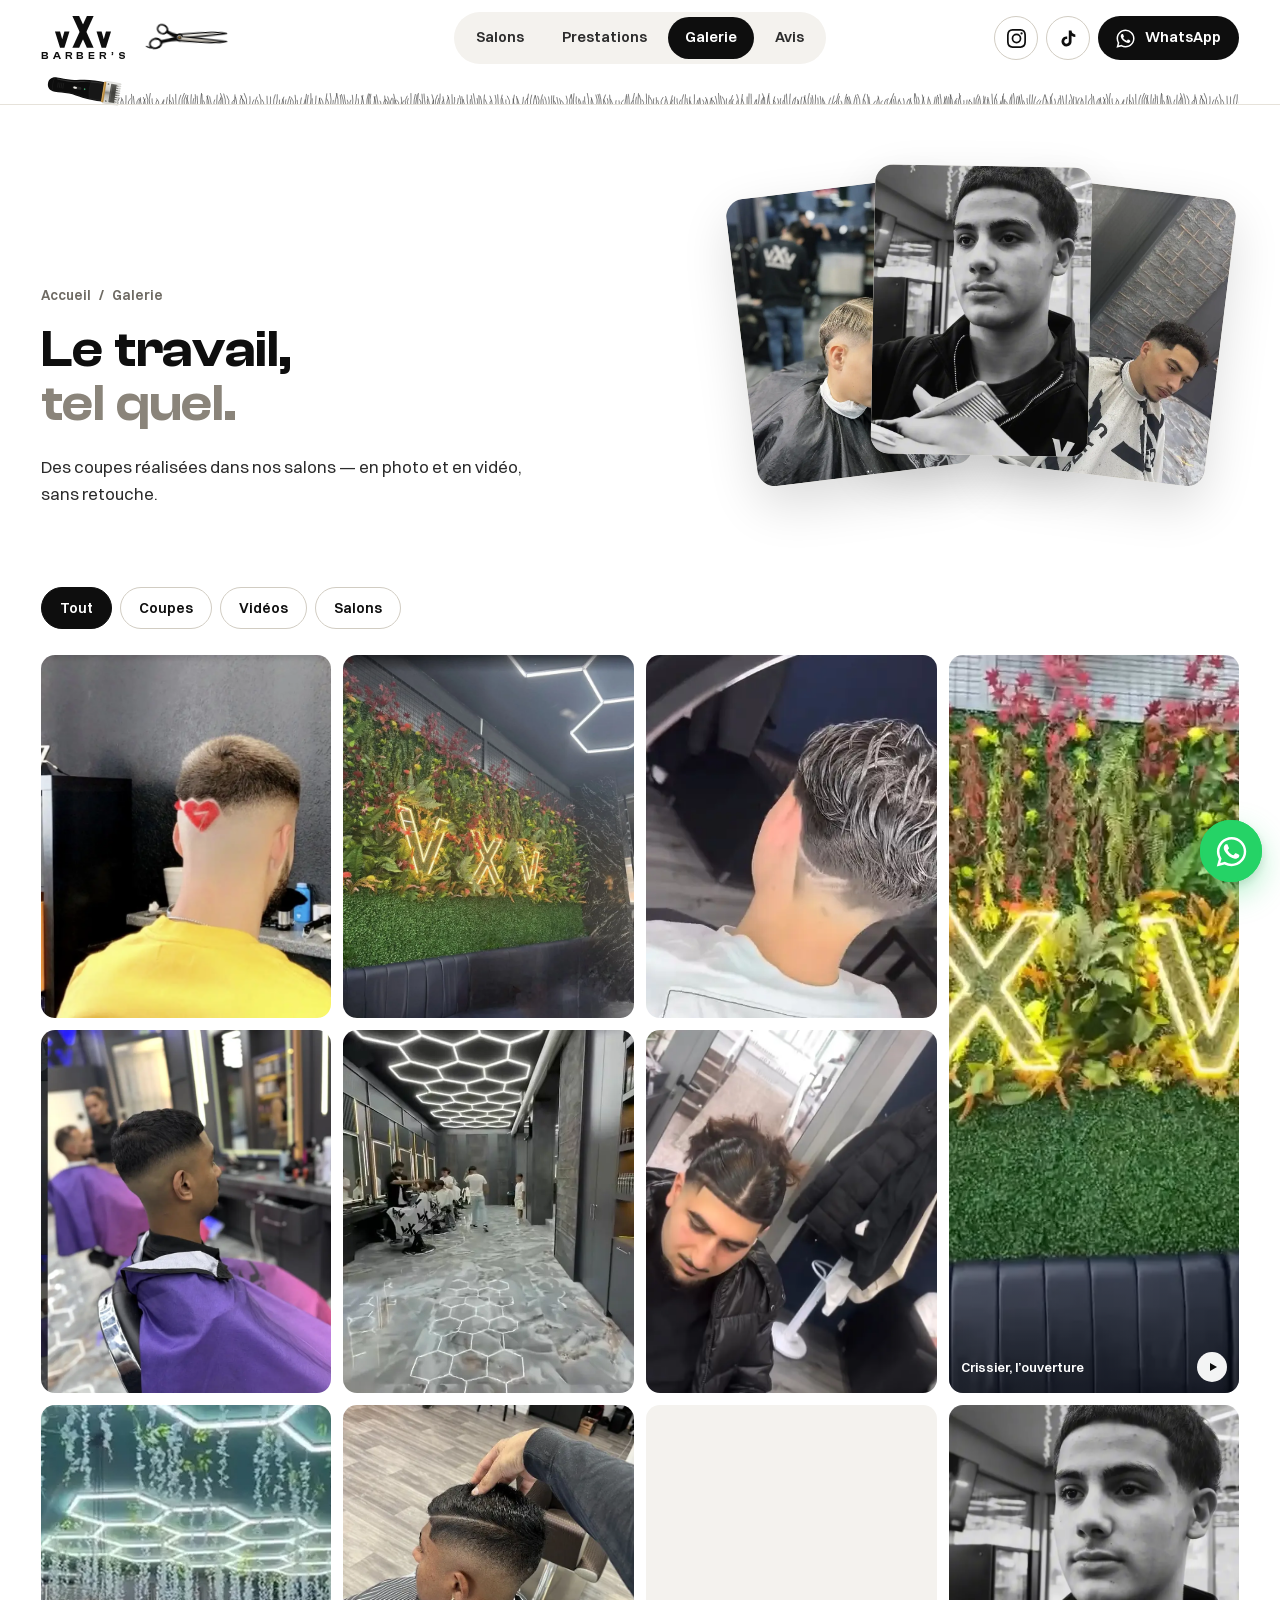
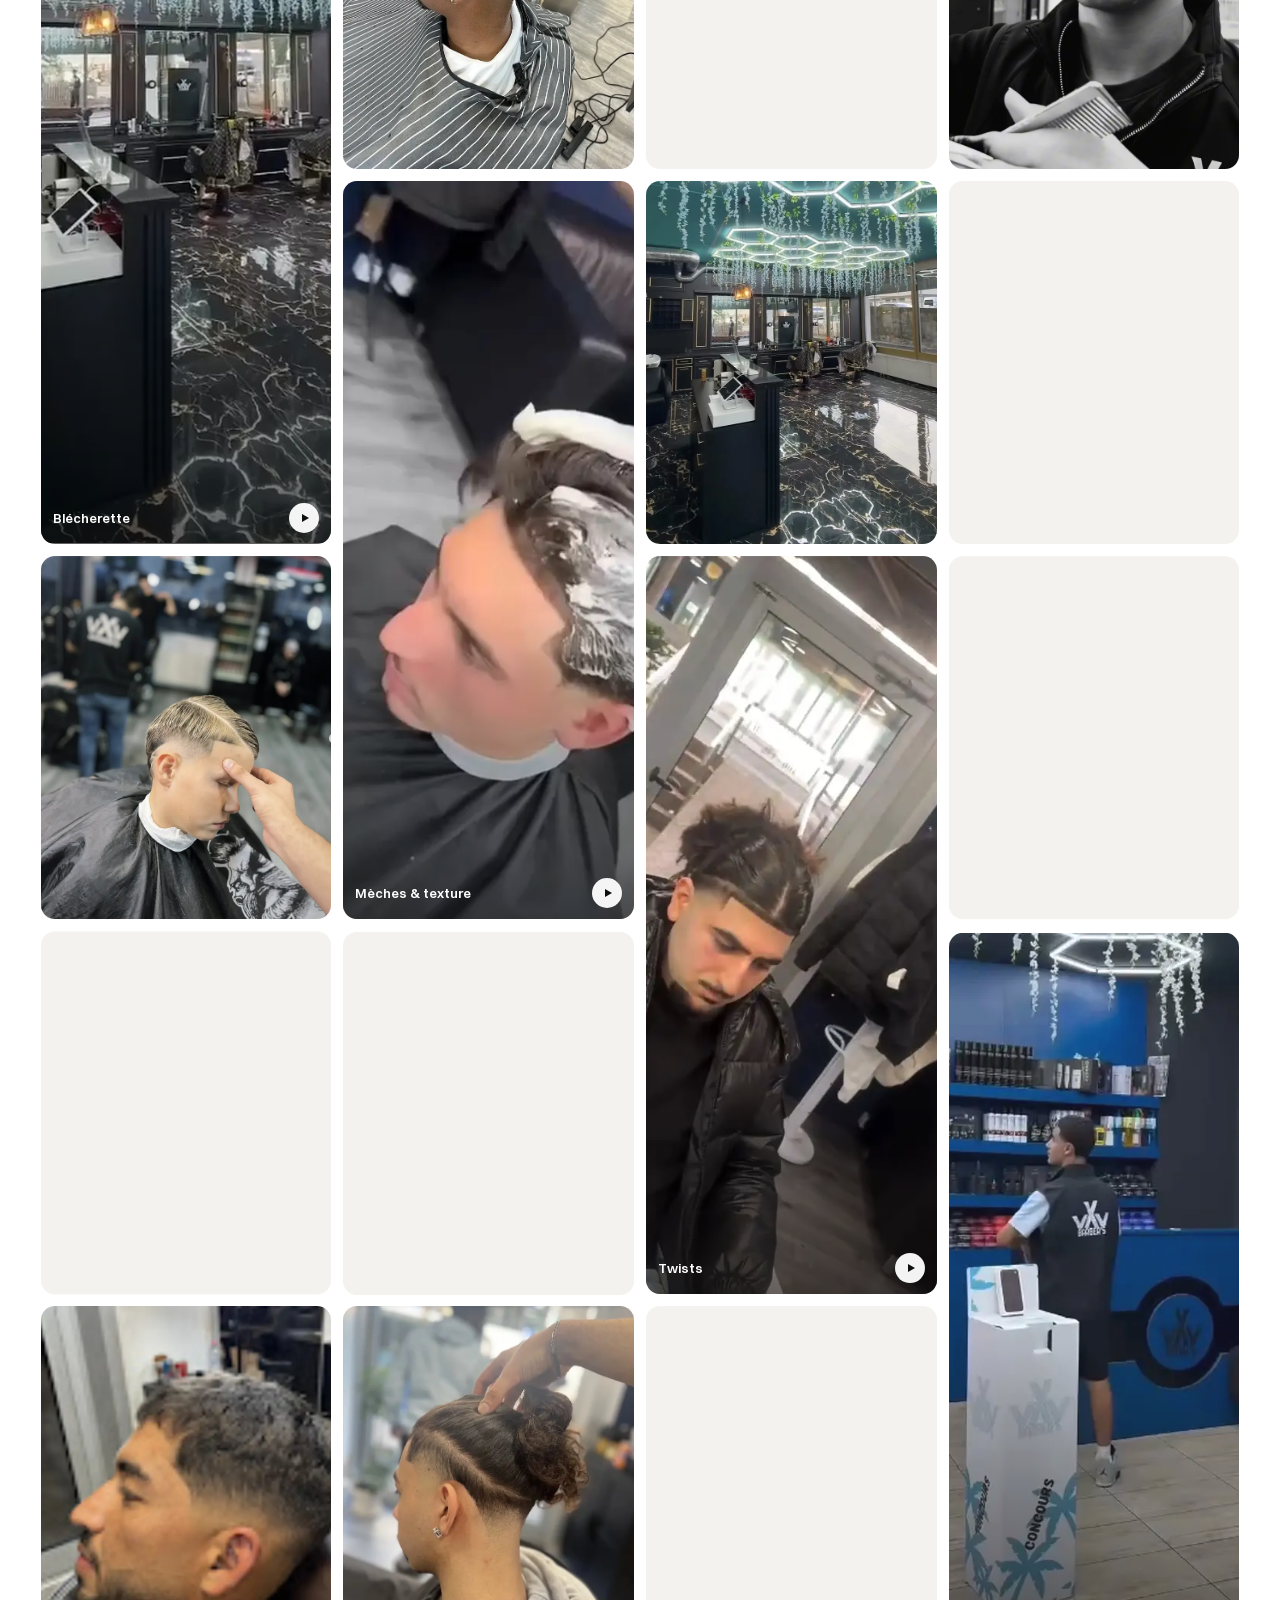
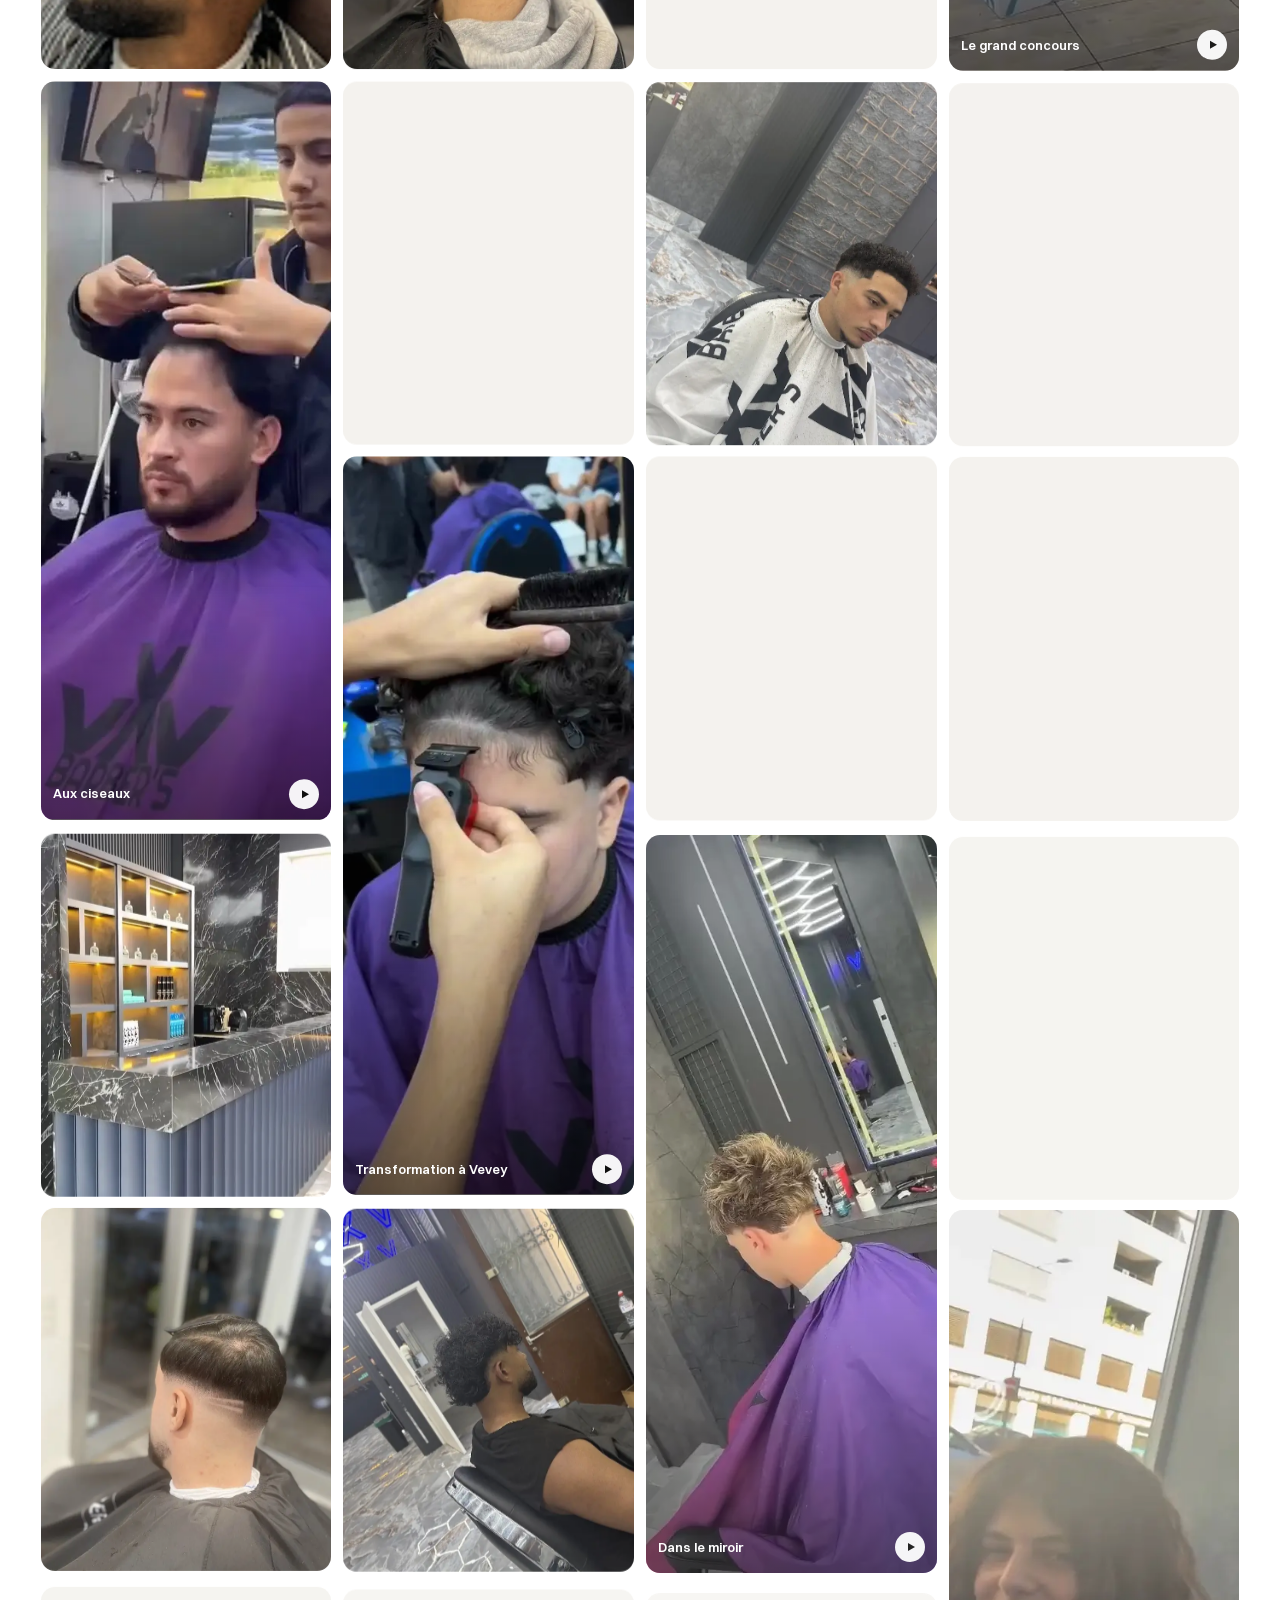
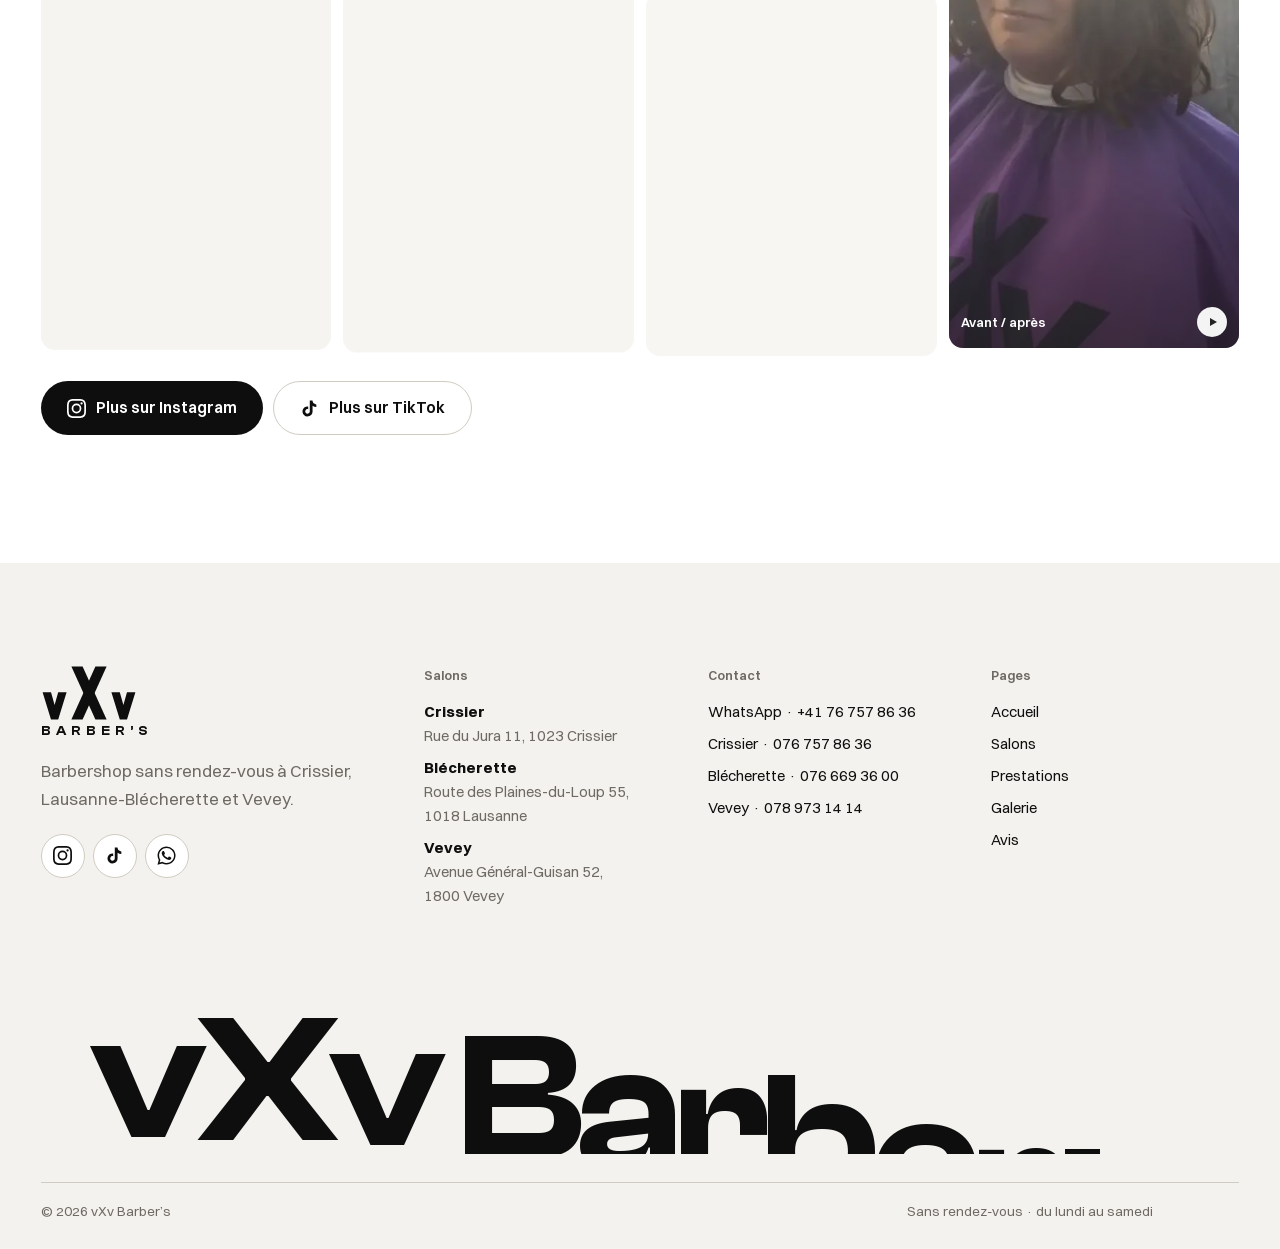
<file: docs/galerie.html>
<!doctype html>
<html lang="fr-CH">
<head>
<meta charset="utf-8">
<meta name="viewport" content="width=device-width,initial-scale=1,viewport-fit=cover">
<title>Galerie — vXv Barber’s</title>
<meta name="description" content="Dégradés, motifs, barbes et nos salons de Crissier, Blécherette et Vevey en photos et en vidéos.">
<meta name="robots" content="noindex,nofollow">
<link rel="canonical" href="https://welcometothenextlevel.github.io/vxvbarbers/galerie">
<meta property="og:url" content="https://welcometothenextlevel.github.io/vxvbarbers/galerie">
<meta name="theme-color" content="#ffffff">
<meta property="og:type" content="website">
<meta property="og:locale" content="fr_CH">
<meta property="og:site_name" content="vXv Barber’s">
<meta property="og:title" content="Galerie — vXv Barber’s">
<meta property="og:description" content="Dégradés, motifs, barbes et nos salons de Crissier, Blécherette et Vevey en photos et en vidéos.">
<meta property="og:image" content="https://welcometothenextlevel.github.io/vxvbarbers/assets/img/og.jpg">
<meta name="twitter:card" content="summary_large_image">
<link rel="icon" href="assets/img/favicon.svg" type="image/svg+xml">
<link rel="icon" href="assets/img/favicon-32.png" sizes="32x32" type="image/png">
<link rel="apple-touch-icon" href="assets/img/apple-touch-icon.png">
<link rel="preload" href="assets/fonts/clash-display-600.woff2" as="font" type="font/woff2" crossorigin>
<link rel="preload" href="assets/fonts/switzer-400.woff2" as="font" type="font/woff2" crossorigin>
<link rel="preload" href="assets/fonts/switzer-600.woff2" as="font" type="font/woff2" crossorigin>
<link rel="stylesheet" href="assets/css/fonts.css?v=42">
<link rel="stylesheet" href="assets/css/site.css?v=42">
<script>document.documentElement.classList.add("js");if(!matchMedia("(prefers-reduced-motion: reduce)").matches)document.documentElement.classList.add("pre-intro");(function(p){if(p.slice(-5)===".html"){history.replaceState(null,"",p.slice(-11)==="/index.html"?p.slice(0,-10):p.slice(0,-5)+location.search+location.hash)}})(location.pathname)</script>
</head>
<body>
<a class="skip" href="#main">Aller au contenu</a>
<header class="hdr"><div class="wrap hdr-in">
<div class="hdr-l"><a class="logo" href="./" aria-label="vXv Barber’s — accueil"><svg viewBox="0 0 120 70" aria-hidden="true"><polygon points="2,34 12.5,34 17,50 21.5,34 32,34 21.5,68 12.5,68"/><polygon points="38,2 52,2 82,68 68,68"/><polygon points="68,2 82,2 52,68 38,68"/><polygon points="88,34 98.5,34 103,50 107.5,34 118,34 107.5,68 98.5,68"/></svg><span>BARBER’S</span></a><span class="scis"><svg aria-hidden="true" focusable="false" xmlns="http://www.w3.org/2000/svg" viewBox="0 0 160 80" data-pivot="66 40"><defs><linearGradient id="scA-steel" x1="0" y1="0" x2="0" y2="1"><stop offset="0" stop-color="#f4f2ee"/><stop offset="0.4" stop-color="#e9e7e2"/><stop offset="0.6" stop-color="#cfcac0"/><stop offset="1" stop-color="#bdb8ae"/></linearGradient></defs><g id="sc-a" style="transform-box:view-box;transform-origin:66px 40px"><path fill="#0d0d0d" d="M29.92 42.36C40 40.86 51 39.6 60.83 37.37L66 45.8C55 45.8 41 45.3 31.16 48.73Z"/><path fill="#0d0d0d" d="M20.05 56.17L15.11 56.72C11.4 55.22 6.4 55.3 2.5 51.9A1.4 1.4 0 0 1 4.45 50.55C6.5 52.3 9.3 52.7 10.6 51.32L12.42 53.56Z"/><path fill="#0d0d0d" fill-rule="evenodd" d="M8.83 49.77A12.4 10.3 -11 1 1 33.17 45.03A12.4 10.3 -11 1 1 8.83 49.77ZM11.77 49.19A9 7 -11 1 0 29.44 45.76A9 7 -11 1 0 11.77 49.19Z"/><path fill="url(#scA-steel)" stroke="#0d0d0d" stroke-width="2.5" stroke-linejoin="round" d="M66 34.2C104 33.9 138 34.9 154 40L71.32 42.3A5.8 5.8 0 1 1 66 34.2Z"/><path fill="none" stroke="#0d0d0d" stroke-opacity="0.22" stroke-width="0.6" stroke-linecap="round" d="M78.94 39.99L122.94 38.76"/></g><g id="sc-b" style="transform-box:view-box;transform-origin:66px 40px"><path fill="#0d0d0d" d="M42.33 27.7C48 31.6 58 34.2 66 34.2L60.98 42.9C54 40.6 46.5 36.2 40.1 33.22Z"/><path fill="#0d0d0d" fill-rule="evenodd" d="M23.39 23.25A10.8 9.5 22 1 1 43.41 31.35A10.8 9.5 22 1 1 23.39 23.25ZM25.98 24.3A7.7 6.4 22 1 0 40.26 30.07A7.7 6.4 22 1 0 25.98 24.3Z"/><path fill="url(#scA-steel)" stroke="#0d0d0d" stroke-width="2.5" stroke-linejoin="round" d="M66 45.8C104 46.1 138 45.1 154 40L71.32 37.7A5.8 5.8 0 1 0 66 45.8Z"/><path fill="none" stroke="#0d0d0d" stroke-opacity="0.22" stroke-width="0.6" stroke-linecap="round" d="M78.94 40.01L122.94 41.24"/></g><g id="sc-pivot"><circle cx="66" cy="40" r="3.5" fill="#0d0d0d"/><circle cx="66" cy="40" r="2.15" fill="#b88a3e"/><path d="M64.65 41.35L67.35 38.65" stroke="#0d0d0d" stroke-width="0.7" stroke-linecap="round"/></g></svg>
</span></div>
<nav class="nav" aria-label="Navigation principale"><a href="salons">Salons</a><a href="prestations">Prestations</a><a href="galerie" aria-current="page">Galerie</a><a href="avis">Avis</a></nav>
<div class="hdr-r"><div class="socials"><a class="soc ig" href="https://www.instagram.com/vxvbarbers/" target="_blank" rel="noopener" aria-label="Instagram @vxvbarbers"><svg class="fi" viewBox="0 0 24 24" aria-hidden="true"><path d="M12 2.2c3.2 0 3.58 0 4.85.07 3.25.15 4.77 1.69 4.92 4.92.06 1.27.07 1.65.07 4.85s-.01 3.58-.07 4.85c-.15 3.23-1.66 4.77-4.92 4.92-1.27.06-1.65.07-4.85.07s-3.58-.01-4.85-.07c-3.26-.15-4.77-1.7-4.92-4.92C2.17 15.58 2.16 15.2 2.16 12s.01-3.58.07-4.85C2.38 3.92 3.9 2.38 7.15 2.23 8.42 2.17 8.8 2.16 12 2.16zM12 0C8.74 0 8.33.01 7.05.07 2.7.27.27 2.69.07 7.05.01 8.33 0 8.74 0 12s.01 3.67.07 4.95c.2 4.36 2.62 6.78 6.98 6.98C8.33 23.99 8.74 24 12 24s3.67-.01 4.95-.07c4.35-.2 6.78-2.62 6.98-6.98.06-1.28.07-1.69.07-4.95s-.01-3.67-.07-4.95c-.2-4.35-2.62-6.78-6.98-6.98C15.67.01 15.26 0 12 0zm0 5.84a6.16 6.16 0 1 0 0 12.32 6.16 6.16 0 0 0 0-12.32zM12 16a4 4 0 1 1 0-8 4 4 0 0 1 0 8zm6.4-11.85a1.44 1.44 0 1 0 0 2.88 1.44 1.44 0 0 0 0-2.88z"/></svg></a><a class="soc tt" href="https://www.tiktok.com/@vxvbarbers" target="_blank" rel="noopener" aria-label="TikTok @vxvbarbers"><svg class="fi" viewBox="0 0 24 24" aria-hidden="true"><path d="M19.59 6.69a4.83 4.83 0 0 1-3.77-4.25V2h-3.45v13.67a2.89 2.89 0 0 1-5.2 1.74 2.89 2.89 0 0 1 2.31-4.64c.3 0 .59.04.88.13V9.4a6.84 6.84 0 0 0-1-.05A6.33 6.33 0 0 0 5 20.1a6.34 6.34 0 0 0 10.86-4.43v-7a8.16 8.16 0 0 0 4.77 1.52v-3.4a4.85 4.85 0 0 1-1-.1z"/></svg></a></div><a class="btn btn-ink" href="https://wa.me/41767578636?text=Bonjour%20vXv%2C%20" target="_blank" rel="noopener"><svg class="fi" viewBox="0 0 24 24" aria-hidden="true"><path d="M17.47 14.38c-.3-.15-1.76-.87-2.03-.97-.27-.1-.47-.15-.67.15-.2.3-.77.97-.94 1.17-.17.2-.35.22-.64.07-.3-.15-1.26-.46-2.4-1.48-.89-.79-1.49-1.77-1.66-2.07-.17-.3-.02-.46.13-.6.13-.13.3-.35.45-.52.15-.17.2-.3.3-.5.1-.2.05-.37-.03-.52-.07-.15-.67-1.62-.92-2.22-.24-.58-.49-.5-.67-.51h-.57c-.2 0-.52.07-.8.37-.27.3-1.04 1.02-1.04 2.48s1.07 2.88 1.21 3.08c.15.2 2.1 3.2 5.08 4.49.71.31 1.26.49 1.69.63.71.22 1.36.19 1.87.12.57-.09 1.76-.72 2.01-1.41.25-.7.25-1.29.17-1.41-.07-.13-.27-.2-.57-.35zM12.05 21.5h-.01a9.4 9.4 0 0 1-4.8-1.31l-.34-.2-3.56.93.95-3.47-.22-.36a9.42 9.42 0 0 1-1.44-5.02c0-5.2 4.24-9.44 9.45-9.44a9.38 9.38 0 0 1 6.68 2.77 9.38 9.38 0 0 1 2.76 6.68c0 5.21-4.24 9.44-9.44 9.44zm8.04-17.48A11.3 11.3 0 0 0 12.05.7C5.79.7.69 5.8.69 12.07c0 2 .52 3.96 1.52 5.68L.6 23.6l6-1.57a11.33 11.33 0 0 0 5.44 1.38h.01c6.26 0 11.36-5.1 11.36-11.36 0-3.04-1.18-5.89-3.32-8.03z"/></svg><span>WhatsApp</span></a>
<button class="burger" type="button" aria-label="Ouvrir le menu" aria-expanded="false" aria-controls="mnav"><i></i><i></i></button></div>
</div>
<div class="shave" aria-hidden="true"><div class="wrap shave-in"><div class="hair"></div><div class="stubble"></div><div class="clipper"><svg aria-hidden="true" focusable="false" xmlns="http://www.w3.org/2000/svg" viewBox="0 0 200 80" data-edge="186.48 74.63"><defs><linearGradient id="clb-metal" gradientUnits="userSpaceOnUse" x1="0" y1="13.4" x2="0" y2="67"><stop offset="0" stop-color="#f3f3f0"/><stop offset="0.38" stop-color="#cdcdc8"/><stop offset="0.5" stop-color="#8c8c87"/><stop offset="0.62" stop-color="#b4b4af"/><stop offset="1" stop-color="#e2e2de"/></linearGradient><linearGradient id="clb-cutter" gradientUnits="userSpaceOnUse" x1="0" y1="17.4" x2="0" y2="62.6"><stop offset="0" stop-color="#5c5c57"/><stop offset="0.45" stop-color="#3f3f3b"/><stop offset="1" stop-color="#52524d"/></linearGradient></defs><g transform="translate(6.5 -5) rotate(9 100 40)"><g id="cl-blade"><path fill="url(#clb-metal)" stroke="#77776f" stroke-width="0.45" stroke-linejoin="round" d="
        M146 16.4 Q146 13.4 149 13.4 H176 L185 13.75 A1.25 1.25 0 0 1 185 16.25 L176 16.6
        V19 L185 19.35 A1.25 1.25 0 0 1 185 21.85 L176 22.2
        V24.6 L185 24.95 A1.25 1.25 0 0 1 185 27.45 L176 27.8
        V30.2 L185 30.55 A1.25 1.25 0 0 1 185 33.05 L176 33.4
        V35.8 L185 36.15 A1.25 1.25 0 0 1 185 38.65 L176 39
        V41.4 L185 41.75 A1.25 1.25 0 0 1 185 44.25 L176 44.6
        V47 L185 47.35 A1.25 1.25 0 0 1 185 49.85 L176 50.2
        V52.6 L185 52.95 A1.25 1.25 0 0 1 185 55.45 L176 55.8
        V58.2 L185 58.55 A1.25 1.25 0 0 1 185 61.05 L176 61.4
        V63.8 L185 64.15 A1.25 1.25 0 0 1 185 66.65 L176 67
        H149 Q146 67 146 64 Z"/><path fill="url(#clb-cutter)" d="
        M162 18.6 Q162 17.4 163.2 17.4 H175.7
        V19.7 L180.4 20.0 Q181.3 20.6 180.4 21.2 L175.7 21.5
        V25.3 L180.4 25.6 Q181.3 26.2 180.4 26.8 L175.7 27.1
        V30.9 L180.4 31.2 Q181.3 31.8 180.4 32.4 L175.7 32.7
        V36.5 L180.4 36.8 Q181.3 37.4 180.4 38.0 L175.7 38.3
        V42.1 L180.4 42.4 Q181.3 43.0 180.4 43.6 L175.7 43.9
        V47.7 L180.4 48.0 Q181.3 48.6 180.4 49.2 L175.7 49.5
        V53.3 L180.4 53.6 Q181.3 54.2 180.4 54.8 L175.7 55.1
        V58.9 L180.4 59.2 Q181.3 59.8 180.4 60.4 L175.7 60.7
        V62.6 H163.2 Q162 62.6 162 61.4 Z"/><path fill="none" stroke="#ffffff" stroke-opacity="0.35" stroke-width="0.8" stroke-linecap="round" d="M163.4 18.5 H174.6 M164.6 21 V59"/><circle cx="155.6" cy="19.4" r="2.2" fill="#6c6c66"/><circle cx="155.6" cy="61" r="2.2" fill="#6c6c66"/><path d="M154.2 20.8 L157 18 M154.2 62.4 L157 59.6" stroke="#ecece8" stroke-width="0.6" stroke-linecap="round"/></g><g id="cl-body"><path fill="#0d0d0d" d="
        M146 16.4
        C130 15.2 112 15.8 96 18.2
        C84 20 76 22.2 64 22.8
        C52 23.4 40 22.6 29 22.8
        C16 23 9.5 30.4 9.5 40.5
        C9.5 50.6 16 58 29 58.2
        C40 58.4 50 56.6 64 57.2
        C76 57.8 86 60.4 98 61.8
        C114 63.6 130 64.4 146 63.6 Z"/><path fill="#ffffff" fill-opacity="0.045" d="M114 16.6 C110 30 110 50 116 63 C128 64.2 136 64.2 146 63.6 V16.5 C136 15.7 125 15.8 114 16.6 Z"/><path fill="#ffffff" fill-opacity="0.15" d="
        M31 25.4
        C42 25.4 52 26.2 64 25.8
        C78 25.3 86 22.6 98 21
        C114 18.9 128 18.6 141 19.4
        C138.5 20.8 134 21 128 21
        C114 21 102 22.4 92 24.2
        C82 26 76 28.4 64 28.6
        C52 28.8 42 27.8 32 28
        C29 28 28.6 25.5 31 25.4 Z"/><path fill="none" stroke="#ffffff" stroke-opacity="0.08" stroke-width="1.1" stroke-linecap="round" d="M31 55.8 C42 55.8 50 54 64 54.6 C78 55.2 88 58 100 59.4 C116 61 130 61.6 141 61.2"/><path fill="none" stroke="#2e2e2e" stroke-width="0.7" d="M114 16.6 C110 30 110 50 116 63 M24.5 23.6 C20 32 20 49 24.5 57.6"/><path fill="none" stroke="#262626" stroke-width="1.3" stroke-linecap="round" d="M34 35.2 V45.8 M38.4 34.9 V46.1 M42.8 34.6 V46.4 M47.2 34.4 V46.6"/><circle cx="100" cy="40.5" r="2.7" fill="#232323"/><rect x="70" y="37" width="22" height="7" rx="3.5" fill="#262626"/><rect x="72" y="38.3" width="9" height="4.4" rx="2.2" fill="#f3f1ec"/><path d="M75.4 39.4 V41.6 M77.6 39.4 V41.6" stroke="#cfcac0" stroke-width="0.5" stroke-linecap="round"/><rect x="144" y="15" width="6" height="50" rx="1.8" fill="#b88a3e"/><rect x="145.1" y="16" width="1.2" height="48" rx="0.6" fill="#e0bd78"/></g><circle id="cl-led" cx="100" cy="40.5" r="1.7" fill="#3ddc84"/></g></svg>
</div></div></div>
</header>
<div class="mnav" id="mnav"><ol><li><a href="./" style="--i:0">Accueil<small>01</small></a></li><li><a href="salons" style="--i:1">Salons<small>02</small></a></li><li><a href="prestations" style="--i:2">Prestations<small>03</small></a></li><li><a href="galerie" style="--i:3" aria-current="page">Galerie<small>04</small></a></li><li><a href="avis" style="--i:4">Avis<small>05</small></a></li></ol>
<div class="mnav-foot"><a class="btn btn-wa" href="https://wa.me/41767578636?text=Bonjour%20vXv%2C%20" target="_blank" rel="noopener"><svg class="fi" viewBox="0 0 24 24" aria-hidden="true"><path d="M17.47 14.38c-.3-.15-1.76-.87-2.03-.97-.27-.1-.47-.15-.67.15-.2.3-.77.97-.94 1.17-.17.2-.35.22-.64.07-.3-.15-1.26-.46-2.4-1.48-.89-.79-1.49-1.77-1.66-2.07-.17-.3-.02-.46.13-.6.13-.13.3-.35.45-.52.15-.17.2-.3.3-.5.1-.2.05-.37-.03-.52-.07-.15-.67-1.62-.92-2.22-.24-.58-.49-.5-.67-.51h-.57c-.2 0-.52.07-.8.37-.27.3-1.04 1.02-1.04 2.48s1.07 2.88 1.21 3.08c.15.2 2.1 3.2 5.08 4.49.71.31 1.26.49 1.69.63.71.22 1.36.19 1.87.12.57-.09 1.76-.72 2.01-1.41.25-.7.25-1.29.17-1.41-.07-.13-.27-.2-.57-.35zM12.05 21.5h-.01a9.4 9.4 0 0 1-4.8-1.31l-.34-.2-3.56.93.95-3.47-.22-.36a9.42 9.42 0 0 1-1.44-5.02c0-5.2 4.24-9.44 9.45-9.44a9.38 9.38 0 0 1 6.68 2.77 9.38 9.38 0 0 1 2.76 6.68c0 5.21-4.24 9.44-9.44 9.44zm8.04-17.48A11.3 11.3 0 0 0 12.05.7C5.79.7.69 5.8.69 12.07c0 2 .52 3.96 1.52 5.68L.6 23.6l6-1.57a11.33 11.33 0 0 0 5.44 1.38h.01c6.26 0 11.36-5.1 11.36-11.36 0-3.04-1.18-5.89-3.32-8.03z"/></svg> Écrire sur WhatsApp</a><div class="socials"><a class="soc ig" href="https://www.instagram.com/vxvbarbers/" target="_blank" rel="noopener" aria-label="Instagram @vxvbarbers"><svg class="fi" viewBox="0 0 24 24" aria-hidden="true"><path d="M12 2.2c3.2 0 3.58 0 4.85.07 3.25.15 4.77 1.69 4.92 4.92.06 1.27.07 1.65.07 4.85s-.01 3.58-.07 4.85c-.15 3.23-1.66 4.77-4.92 4.92-1.27.06-1.65.07-4.85.07s-3.58-.01-4.85-.07c-3.26-.15-4.77-1.7-4.92-4.92C2.17 15.58 2.16 15.2 2.16 12s.01-3.58.07-4.85C2.38 3.92 3.9 2.38 7.15 2.23 8.42 2.17 8.8 2.16 12 2.16zM12 0C8.74 0 8.33.01 7.05.07 2.7.27.27 2.69.07 7.05.01 8.33 0 8.74 0 12s.01 3.67.07 4.95c.2 4.36 2.62 6.78 6.98 6.98C8.33 23.99 8.74 24 12 24s3.67-.01 4.95-.07c4.35-.2 6.78-2.62 6.98-6.98.06-1.28.07-1.69.07-4.95s-.01-3.67-.07-4.95c-.2-4.35-2.62-6.78-6.98-6.98C15.67.01 15.26 0 12 0zm0 5.84a6.16 6.16 0 1 0 0 12.32 6.16 6.16 0 0 0 0-12.32zM12 16a4 4 0 1 1 0-8 4 4 0 0 1 0 8zm6.4-11.85a1.44 1.44 0 1 0 0 2.88 1.44 1.44 0 0 0 0-2.88z"/></svg></a><a class="soc tt" href="https://www.tiktok.com/@vxvbarbers" target="_blank" rel="noopener" aria-label="TikTok @vxvbarbers"><svg class="fi" viewBox="0 0 24 24" aria-hidden="true"><path d="M19.59 6.69a4.83 4.83 0 0 1-3.77-4.25V2h-3.45v13.67a2.89 2.89 0 0 1-5.2 1.74 2.89 2.89 0 0 1 2.31-4.64c.3 0 .59.04.88.13V9.4a6.84 6.84 0 0 0-1-.05A6.33 6.33 0 0 0 5 20.1a6.34 6.34 0 0 0 10.86-4.43v-7a8.16 8.16 0 0 0 4.77 1.52v-3.4a4.85 4.85 0 0 1-1-.1z"/></svg></a></div></div></div>
<main id="main">
<section class="phead has-side"><div class="wrap"><div class="phead-grid">
<div><nav class="crumbs" aria-label="Fil d’Ariane" data-in><a href="./">Accueil</a><span>/</span><span>Galerie</span></nav>
<h1 class="h h-1">Le travail,<br><span class="soft">tel quel.</span></h1>
<p class="lead" data-in>Des coupes réalisées dans nos salons — en photo et en vidéo, sans retouche.</p></div>
<div class="phead-side" data-in><div class="ph-fan"><span class="ph"><picture><source type="image/webp" srcset="assets/img/coupe-blond.webp"><img src="assets/img/coupe-blond.jpg" alt="" width="844" height="1100" decoding="async"></picture></span><span class="ph"><picture><source type="image/webp" srcset="assets/img/portrait-nb.webp"><img src="assets/img/portrait-nb.jpg" alt="" width="720" height="1024" decoding="async"></picture></span><span class="ph"><picture><source type="image/webp" srcset="assets/img/coupe-waves.webp"><img src="assets/img/coupe-waves.jpg" alt="" width="681" height="876" decoding="async"></picture></span></div></div>
</div></div></section>
<section style="padding-bottom:clamp(80px,10vw,140px)">
<div class="gbar"><div class="wrap"><div class="chips" data-filter=".gi"><button type="button" data-f="all" aria-pressed="true">Tout</button><button type="button" data-f="coupes" aria-pressed="false">Coupes</button><button type="button" data-f="videos" aria-pressed="false">Vidéos</button><button type="button" data-f="salons" aria-pressed="false">Salons</button></div></div></div>
<div class="wrap"><div class="masonry"><button type="button" class="gi" data-tags="coupes" data-cap="Motif cœur" data-full="assets/img/coupe-coeur.webp" aria-label="Agrandir : Motif cœur" data-rv><picture><source type="image/webp" srcset="assets/img/coupe-coeur.webp"><img src="assets/img/coupe-coeur.jpg" alt="" width="934" height="875" loading="lazy" decoding="async"></picture><span class="cap" aria-hidden="true">Motif cœur</span></button><button type="button" class="gi" data-tags="salons" data-cap="Crissier — le mur végétal" data-full="assets/img/mur-vegetal.webp" aria-label="Agrandir : Crissier — le mur végétal" data-rv><picture><source type="image/webp" srcset="assets/img/mur-vegetal-800.webp"><img src="assets/img/mur-vegetal.jpg" alt="" width="1252" height="1500" loading="lazy" decoding="async"></picture><span class="cap" aria-hidden="true">Crissier — le mur végétal</span></button><button type="button" class="gi" data-tags="coupes" data-cap="Texture &amp; taper" data-full="assets/img/coupe-texture.webp" aria-label="Agrandir : Texture &amp; taper" data-rv><picture><source type="image/webp" srcset="assets/img/coupe-texture.webp"><img src="assets/img/coupe-texture.jpg" alt="" width="464" height="825" loading="lazy" decoding="async"></picture><span class="cap" aria-hidden="true">Texture &amp; taper</span></button><button type="button" class="gi wcard" data-tags="videos" data-rv data-video="assets/video/full/crissier.mp4" data-title="Crissier, l’ouverture" data-meta="Crissier" data-poster="assets/img/v-crissier.webp" aria-label="Lire la vidéo : Crissier, l’ouverture"><video data-auto muted loop playsinline preload="none" data-psrc="assets/img/v-crissier.webp" data-src="assets/video/loop/crissier.mp4"></video><span class="lbl"><span class="t">Crissier, l’ouverture</span><span class="play"><svg viewBox="0 0 24 24" aria-hidden="true"><path d="M6 4l14 8-14 8z"/></svg></span></span></button><button type="button" class="gi" data-tags="coupes" data-cap="Skin fade" data-full="assets/img/coupe-skin.webp" aria-label="Agrandir : Skin fade" data-rv><picture><source type="image/webp" srcset="assets/img/coupe-skin.webp"><img src="assets/img/coupe-skin.jpg" alt="" width="887" height="1100" loading="lazy" decoding="async"></picture><span class="cap" aria-hidden="true">Skin fade</span></button><button type="button" class="gi" data-tags="salons" data-cap="Crissier — la salle" data-full="assets/img/crissier-salle.webp" aria-label="Agrandir : Crissier — la salle" data-rv><picture><source type="image/webp" srcset="assets/img/crissier-salle.webp"><img src="assets/img/crissier-salle.jpg" alt="" width="576" height="1024" loading="lazy" decoding="async"></picture><span class="cap" aria-hidden="true">Crissier — la salle</span></button><button type="button" class="gi" data-tags="coupes" data-cap="Twists" data-full="assets/img/coupe-twists.webp" aria-label="Agrandir : Twists" data-rv><picture><source type="image/webp" srcset="assets/img/coupe-twists.webp"><img src="assets/img/coupe-twists.jpg" alt="" width="619" height="1100" loading="lazy" decoding="async"></picture><span class="cap" aria-hidden="true">Twists</span></button><button type="button" class="gi wcard" data-tags="videos" data-rv data-video="assets/video/full/blecherette.mp4" data-title="Blécherette" data-meta="La nouvelle adresse" data-poster="assets/img/v-blecherette.webp" aria-label="Lire la vidéo : Blécherette"><video data-auto muted loop playsinline preload="none" data-psrc="assets/img/v-blecherette.webp" data-src="assets/video/loop/blecherette.mp4"></video><span class="lbl"><span class="t">Blécherette</span><span class="play"><svg viewBox="0 0 24 24" aria-hidden="true"><path d="M6 4l14 8-14 8z"/></svg></span></span></button><button type="button" class="gi" data-tags="coupes" data-cap="Raie rasée" data-full="assets/img/coupe-raie.webp" aria-label="Agrandir : Raie rasée" data-rv><picture><source type="image/webp" srcset="assets/img/coupe-raie.webp"><img src="assets/img/coupe-raie.jpg" alt="" width="681" height="848" loading="lazy" decoding="async"></picture><span class="cap" aria-hidden="true">Raie rasée</span></button><button type="button" class="gi" data-tags="salons coupes" data-cap="Vevey — contours" data-full="assets/img/vevey-tondeuse.webp" aria-label="Agrandir : Vevey — contours" data-rv><picture><source type="image/webp" srcset="assets/img/vevey-tondeuse.webp"><img src="assets/img/vevey-tondeuse.jpg" alt="" width="619" height="1100" loading="lazy" decoding="async"></picture><span class="cap" aria-hidden="true">Vevey — contours</span></button><button type="button" class="gi" data-tags="coupes" data-cap="Le résultat" data-full="assets/img/portrait-nb.webp" aria-label="Agrandir : Le résultat" data-rv><picture><source type="image/webp" srcset="assets/img/portrait-nb.webp"><img src="assets/img/portrait-nb.jpg" alt="" width="720" height="1024" loading="lazy" decoding="async"></picture><span class="cap" aria-hidden="true">Le résultat</span></button><button type="button" class="gi wcard" data-tags="videos" data-rv data-video="assets/video/full/texture.mp4" data-title="Mèches &amp; texture" data-meta="Coupe" data-poster="assets/img/v-texture.webp" aria-label="Lire la vidéo : Mèches &amp; texture"><video data-auto muted loop playsinline preload="none" data-psrc="assets/img/v-texture.webp" data-src="assets/video/loop/texture.mp4"></video><span class="lbl"><span class="t">Mèches &amp; texture</span><span class="play"><svg viewBox="0 0 24 24" aria-hidden="true"><path d="M6 4l14 8-14 8z"/></svg></span></span></button><button type="button" class="gi" data-tags="salons" data-cap="Blécherette — la salle" data-full="assets/img/blecherette.webp" aria-label="Agrandir : Blécherette — la salle" data-rv><picture><source type="image/webp" srcset="assets/img/blecherette.webp"><img src="assets/img/blecherette.jpg" alt="" width="720" height="960" loading="lazy" decoding="async"></picture><span class="cap" aria-hidden="true">Blécherette — la salle</span></button><button type="button" class="gi" data-tags="coupes" data-cap="Barbe &amp; contours" data-full="assets/img/coupe-barbe.webp" aria-label="Agrandir : Barbe &amp; contours" data-rv><picture><source type="image/webp" srcset="assets/img/coupe-barbe.webp"><img src="assets/img/coupe-barbe.jpg" alt="" width="904" height="882" loading="lazy" decoding="async"></picture><span class="cap" aria-hidden="true">Barbe &amp; contours</span></button><button type="button" class="gi" data-tags="coupes" data-cap="Blond &amp; motif" data-full="assets/img/coupe-blond.webp" aria-label="Agrandir : Blond &amp; motif" data-rv><picture><source type="image/webp" srcset="assets/img/coupe-blond.webp"><img src="assets/img/coupe-blond.jpg" alt="" width="844" height="1100" loading="lazy" decoding="async"></picture><span class="cap" aria-hidden="true">Blond &amp; motif</span></button><button type="button" class="gi wcard" data-tags="videos" data-rv data-video="assets/video/full/twists.mp4" data-title="Twists" data-meta="Coupe" data-poster="assets/img/v-twists.webp" aria-label="Lire la vidéo : Twists"><video data-auto muted loop playsinline preload="none" data-psrc="assets/img/v-twists.webp" data-src="assets/video/loop/twists.mp4"></video><span class="lbl"><span class="t">Twists</span><span class="play"><svg viewBox="0 0 24 24" aria-hidden="true"><path d="M6 4l14 8-14 8z"/></svg></span></span></button><button type="button" class="gi" data-tags="coupes" data-cap="Volume &amp; dégradé" data-full="assets/img/coupe-volume.webp" aria-label="Agrandir : Volume &amp; dégradé" data-rv><picture><source type="image/webp" srcset="assets/img/coupe-volume.webp"><img src="assets/img/coupe-volume.jpg" alt="" width="681" height="872" loading="lazy" decoding="async"></picture><span class="cap" aria-hidden="true">Volume &amp; dégradé</span></button><button type="button" class="gi" data-tags="salons" data-cap="Crissier — les produits" data-full="assets/img/etagere-or.webp" aria-label="Agrandir : Crissier — les produits" data-rv><picture><source type="image/webp" srcset="assets/img/etagere-or.webp"><img src="assets/img/etagere-or.jpg" alt="" width="576" height="1024" loading="lazy" decoding="async"></picture><span class="cap" aria-hidden="true">Crissier — les produits</span></button><button type="button" class="gi" data-tags="salons" data-cap="Blécherette — marbre &amp; verdure" data-full="assets/img/blecherette-salle.webp" aria-label="Agrandir : Blécherette — marbre &amp; verdure" data-rv><picture><source type="image/webp" srcset="assets/img/blecherette-salle.webp"><img src="assets/img/blecherette-salle.jpg" alt="" width="720" height="896" loading="lazy" decoding="async"></picture><span class="cap" aria-hidden="true">Blécherette — marbre &amp; verdure</span></button><button type="button" class="gi wcard" data-tags="videos" data-rv data-video="assets/video/full/concours.mp4" data-title="Le grand concours" data-meta="Les trois salons" data-poster="assets/img/v-concours.webp" aria-label="Lire la vidéo : Le grand concours"><video data-auto muted loop playsinline preload="none" data-psrc="assets/img/v-concours.webp"></video><span class="lbl"><span class="t">Le grand concours</span><span class="play"><svg viewBox="0 0 24 24" aria-hidden="true"><path d="M6 4l14 8-14 8z"/></svg></span></span></button><button type="button" class="gi" data-tags="coupes" data-cap="Boucles &amp; barbe" data-full="assets/img/coupe-boucles.webp" aria-label="Agrandir : Boucles &amp; barbe" data-rv><picture><source type="image/webp" srcset="assets/img/coupe-boucles.webp"><img src="assets/img/coupe-boucles.jpg" alt="" width="936" height="884" loading="lazy" decoding="async"></picture><span class="cap" aria-hidden="true">Boucles &amp; barbe</span></button><button type="button" class="gi" data-tags="coupes" data-cap="Undercut" data-full="assets/img/coupe-design.webp" aria-label="Agrandir : Undercut" data-rv><picture><source type="image/webp" srcset="assets/img/coupe-design.webp"><img src="assets/img/coupe-design.jpg" alt="" width="681" height="877" loading="lazy" decoding="async"></picture><span class="cap" aria-hidden="true">Undercut</span></button><button type="button" class="gi" data-tags="salons coupes" data-cap="Vevey — boucles &amp; dégradé" data-full="assets/img/vevey.webp" aria-label="Agrandir : Vevey — boucles &amp; dégradé" data-rv><picture><source type="image/webp" srcset="assets/img/vevey.webp"><img src="assets/img/vevey.jpg" alt="" width="619" height="1100" loading="lazy" decoding="async"></picture><span class="cap" aria-hidden="true">Vevey — boucles &amp; dégradé</span></button><button type="button" class="gi wcard" data-tags="videos" data-rv data-video="assets/video/full/ciseaux.mp4" data-title="Aux ciseaux" data-meta="Coupe" data-poster="assets/img/v-ciseaux.webp" aria-label="Lire la vidéo : Aux ciseaux"><video data-auto muted loop playsinline preload="none" data-psrc="assets/img/v-ciseaux.webp" data-src="assets/video/loop/ciseaux.mp4"></video><span class="lbl"><span class="t">Aux ciseaux</span><span class="play"><svg viewBox="0 0 24 24" aria-hidden="true"><path d="M6 4l14 8-14 8z"/></svg></span></span></button><button type="button" class="gi" data-tags="coupes" data-cap="La nuque" data-full="assets/img/coupe-nuque.webp" aria-label="Agrandir : La nuque" data-rv><picture><source type="image/webp" srcset="assets/img/coupe-nuque.webp"><img src="assets/img/coupe-nuque.jpg" alt="" width="680" height="870" loading="lazy" decoding="async"></picture><span class="cap" aria-hidden="true">La nuque</span></button><button type="button" class="gi" data-tags="coupes" data-cap="Waves" data-full="assets/img/coupe-waves.webp" aria-label="Agrandir : Waves" data-rv><picture><source type="image/webp" srcset="assets/img/coupe-waves.webp"><img src="assets/img/coupe-waves.jpg" alt="" width="681" height="876" loading="lazy" decoding="async"></picture><span class="cap" aria-hidden="true">Waves</span></button><button type="button" class="gi" data-tags="salons" data-cap="Crissier — l’attente" data-full="assets/img/lounge.webp" aria-label="Agrandir : Crissier — l’attente" data-rv><picture><source type="image/webp" srcset="assets/img/lounge-800.webp"><img src="assets/img/lounge.jpg" alt="" width="1156" height="1500" loading="lazy" decoding="async"></picture><span class="cap" aria-hidden="true">Crissier — l’attente</span></button><button type="button" class="gi wcard" data-tags="videos" data-rv data-video="assets/video/full/vevey.mp4" data-title="Transformation à Vevey" data-meta="Vevey" data-poster="assets/img/v-vevey.webp" aria-label="Lire la vidéo : Transformation à Vevey"><video data-auto muted loop playsinline preload="none" data-psrc="assets/img/v-vevey.webp" data-src="assets/video/loop/vevey.mp4"></video><span class="lbl"><span class="t">Transformation à Vevey</span><span class="play"><svg viewBox="0 0 24 24" aria-hidden="true"><path d="M6 4l14 8-14 8z"/></svg></span></span></button><button type="button" class="gi" data-tags="coupes" data-cap="Motif rasé" data-full="assets/img/coupe-motif.webp" aria-label="Agrandir : Motif rasé" data-rv><picture><source type="image/webp" srcset="assets/img/coupe-motif.webp"><img src="assets/img/coupe-motif.jpg" alt="" width="844" height="1100" loading="lazy" decoding="async"></picture><span class="cap" aria-hidden="true">Motif rasé</span></button><button type="button" class="gi" data-tags="coupes" data-cap="Chignon &amp; barbe" data-full="assets/img/coupe-chignon.webp" aria-label="Agrandir : Chignon &amp; barbe" data-rv><picture><source type="image/webp" srcset="assets/img/coupe-chignon.webp"><img src="assets/img/coupe-chignon.jpg" alt="" width="681" height="868" loading="lazy" decoding="async"></picture><span class="cap" aria-hidden="true">Chignon &amp; barbe</span></button><button type="button" class="gi" data-tags="salons" data-cap="Crissier — le comptoir" data-full="assets/img/comptoir.webp" aria-label="Agrandir : Crissier — le comptoir" data-rv><picture><source type="image/webp" srcset="assets/img/comptoir.webp"><img src="assets/img/comptoir.jpg" alt="" width="576" height="1024" loading="lazy" decoding="async"></picture><span class="cap" aria-hidden="true">Crissier — le comptoir</span></button><button type="button" class="gi wcard" data-tags="videos" data-rv data-video="assets/video/full/miroir.mp4" data-title="Dans le miroir" data-meta="Coupe" data-poster="assets/img/v-miroir.webp" aria-label="Lire la vidéo : Dans le miroir"><video data-auto muted loop playsinline preload="none" data-psrc="assets/img/v-miroir.webp" data-src="assets/video/loop/miroir.mp4"></video><span class="lbl"><span class="t">Dans le miroir</span><span class="play"><svg viewBox="0 0 24 24" aria-hidden="true"><path d="M6 4l14 8-14 8z"/></svg></span></span></button><button type="button" class="gi" data-tags="salons" data-cap="Vevey — les fauteuils" data-full="assets/img/vevey-fauteuil.webp" aria-label="Agrandir : Vevey — les fauteuils" data-rv><picture><source type="image/webp" srcset="assets/img/vevey-fauteuil.webp"><img src="assets/img/vevey-fauteuil.jpg" alt="" width="619" height="1100" loading="lazy" decoding="async"></picture><span class="cap" aria-hidden="true">Vevey — les fauteuils</span></button><button type="button" class="gi" data-tags="coupes" data-cap="Dégradé mi-haut" data-full="assets/img/coupe-degrade.webp" aria-label="Agrandir : Dégradé mi-haut" data-rv><picture><source type="image/webp" srcset="assets/img/coupe-degrade.webp"><img src="assets/img/coupe-degrade.jpg" alt="" width="681" height="866" loading="lazy" decoding="async"></picture><span class="cap" aria-hidden="true">Dégradé <span class="nw">mi-haut</span></span></button><button type="button" class="gi" data-tags="coupes" data-cap="Afro &amp; taper" data-full="assets/img/coupe-afro.webp" aria-label="Agrandir : Afro &amp; taper" data-rv><picture><source type="image/webp" srcset="assets/img/coupe-afro.webp"><img src="assets/img/coupe-afro.jpg" alt="" width="681" height="869" loading="lazy" decoding="async"></picture><span class="cap" aria-hidden="true">Afro &amp; taper</span></button><button type="button" class="gi wcard" data-tags="videos" data-rv data-video="assets/video/full/transfo.mp4" data-title="Avant / après" data-meta="Transformation" data-poster="assets/img/v-transfo.webp" aria-label="Lire la vidéo : Avant / après"><video data-auto muted loop playsinline preload="none" data-psrc="assets/img/v-transfo.webp" data-src="assets/video/loop/transfo.mp4"></video><span class="lbl"><span class="t">Avant / après</span><span class="play"><svg viewBox="0 0 24 24" aria-hidden="true"><path d="M6 4l14 8-14 8z"/></svg></span></span></button><button type="button" class="gi" data-tags="salons" data-cap="Blécherette — l’entrée" data-full="assets/img/blecherette-entree.webp" aria-label="Agrandir : Blécherette — l’entrée" data-rv><picture><source type="image/webp" srcset="assets/img/blecherette-entree.webp"><img src="assets/img/blecherette-entree.jpg" alt="" width="720" height="896" loading="lazy" decoding="async"></picture><span class="cap" aria-hidden="true">Blécherette — l’entrée</span></button><button type="button" class="gi" data-tags="coupes" data-cap="Frange &amp; dégradé" data-full="assets/img/coupe-frange.webp" aria-label="Agrandir : Frange &amp; dégradé" data-rv><picture><source type="image/webp" srcset="assets/img/coupe-frange.webp"><img src="assets/img/coupe-frange.jpg" alt="" width="935" height="879" loading="lazy" decoding="async"></picture><span class="cap" aria-hidden="true">Frange &amp; dégradé</span></button><button type="button" class="gi" data-tags="salons" data-cap="Néons vXv" data-full="assets/img/neon-close.webp" aria-label="Agrandir : Néons vXv" data-rv><picture><source type="image/webp" srcset="assets/img/neon-close.webp"><img src="assets/img/neon-close.jpg" alt="" width="576" height="1024" loading="lazy" decoding="async"></picture><span class="cap" aria-hidden="true">Néons vXv</span></button></div>
<div style="display:flex;flex-wrap:wrap;gap:10px;margin-top:36px"><a class="btn btn-ink" href="https://www.instagram.com/vxvbarbers/" target="_blank" rel="noopener"><svg class="fi" viewBox="0 0 24 24" aria-hidden="true"><path d="M12 2.2c3.2 0 3.58 0 4.85.07 3.25.15 4.77 1.69 4.92 4.92.06 1.27.07 1.65.07 4.85s-.01 3.58-.07 4.85c-.15 3.23-1.66 4.77-4.92 4.92-1.27.06-1.65.07-4.85.07s-3.58-.01-4.85-.07c-3.26-.15-4.77-1.7-4.92-4.92C2.17 15.58 2.16 15.2 2.16 12s.01-3.58.07-4.85C2.38 3.92 3.9 2.38 7.15 2.23 8.42 2.17 8.8 2.16 12 2.16zM12 0C8.74 0 8.33.01 7.05.07 2.7.27.27 2.69.07 7.05.01 8.33 0 8.74 0 12s.01 3.67.07 4.95c.2 4.36 2.62 6.78 6.98 6.98C8.33 23.99 8.74 24 12 24s3.67-.01 4.95-.07c4.35-.2 6.78-2.62 6.98-6.98.06-1.28.07-1.69.07-4.95s-.01-3.67-.07-4.95c-.2-4.35-2.62-6.78-6.98-6.98C15.67.01 15.26 0 12 0zm0 5.84a6.16 6.16 0 1 0 0 12.32 6.16 6.16 0 0 0 0-12.32zM12 16a4 4 0 1 1 0-8 4 4 0 0 1 0 8zm6.4-11.85a1.44 1.44 0 1 0 0 2.88 1.44 1.44 0 0 0 0-2.88z"/></svg> Plus sur Instagram</a><a class="btn btn-line" href="https://www.tiktok.com/@vxvbarbers" target="_blank" rel="noopener"><svg class="fi" viewBox="0 0 24 24" aria-hidden="true"><path d="M19.59 6.69a4.83 4.83 0 0 1-3.77-4.25V2h-3.45v13.67a2.89 2.89 0 0 1-5.2 1.74 2.89 2.89 0 0 1 2.31-4.64c.3 0 .59.04.88.13V9.4a6.84 6.84 0 0 0-1-.05A6.33 6.33 0 0 0 5 20.1a6.34 6.34 0 0 0 10.86-4.43v-7a8.16 8.16 0 0 0 4.77 1.52v-3.4a4.85 4.85 0 0 1-1-.1z"/></svg> Plus sur TikTok</a></div>
</div></section>
<div class="lb" aria-hidden="true" role="dialog" aria-label="Photo en plein écran">
<div class="lb-top"><span class="lb-count"></span><button class="lb-x" type="button" aria-label="Fermer"><svg viewBox="0 0 24 24" fill="none" stroke="currentColor" stroke-width="1.8" aria-hidden="true"><path d="M6 6l12 12M18 6 6 18"/></svg></button></div>
<div class="lb-stage"><img alt=""></div>
<div class="lb-bot"><button class="lb-prev" type="button" aria-label="Précédente"><svg viewBox="0 0 24 24" fill="none" stroke="currentColor" stroke-width="1.8" aria-hidden="true"><path d="M15 5l-7 7 7 7"/></svg></button><span class="lb-cap"></span><button class="lb-next" type="button" aria-label="Suivante"><svg viewBox="0 0 24 24" fill="none" stroke="currentColor" stroke-width="1.8" aria-hidden="true"><path d="M9 5l7 7-7 7"/></svg></button></div>
</div>
</main>
<footer class="ftr"><div class="wrap">
<div class="ftr-grid">
<div><a class="logo" href="./" aria-label="vXv Barber’s — accueil"><svg viewBox="0 0 120 70" aria-hidden="true"><polygon points="2,34 12.5,34 17,50 21.5,34 32,34 21.5,68 12.5,68"/><polygon points="38,2 52,2 82,68 68,68"/><polygon points="68,2 82,2 52,68 38,68"/><polygon points="88,34 98.5,34 103,50 107.5,34 118,34 107.5,68 98.5,68"/></svg><span>BARBER’S</span></a>
<p class="muted" style="margin-top:20px;max-width:24em">Barbershop sans <span class="nw">rendez-vous</span> à Crissier, <span class="nw">Lausanne-Blécherette</span> et Vevey.</p><div class="socials"><a class="soc ig" href="https://www.instagram.com/vxvbarbers/" target="_blank" rel="noopener" aria-label="Instagram @vxvbarbers"><svg class="fi" viewBox="0 0 24 24" aria-hidden="true"><path d="M12 2.2c3.2 0 3.58 0 4.85.07 3.25.15 4.77 1.69 4.92 4.92.06 1.27.07 1.65.07 4.85s-.01 3.58-.07 4.85c-.15 3.23-1.66 4.77-4.92 4.92-1.27.06-1.65.07-4.85.07s-3.58-.01-4.85-.07c-3.26-.15-4.77-1.7-4.92-4.92C2.17 15.58 2.16 15.2 2.16 12s.01-3.58.07-4.85C2.38 3.92 3.9 2.38 7.15 2.23 8.42 2.17 8.8 2.16 12 2.16zM12 0C8.74 0 8.33.01 7.05.07 2.7.27.27 2.69.07 7.05.01 8.33 0 8.74 0 12s.01 3.67.07 4.95c.2 4.36 2.62 6.78 6.98 6.98C8.33 23.99 8.74 24 12 24s3.67-.01 4.95-.07c4.35-.2 6.78-2.62 6.98-6.98.06-1.28.07-1.69.07-4.95s-.01-3.67-.07-4.95c-.2-4.35-2.62-6.78-6.98-6.98C15.67.01 15.26 0 12 0zm0 5.84a6.16 6.16 0 1 0 0 12.32 6.16 6.16 0 0 0 0-12.32zM12 16a4 4 0 1 1 0-8 4 4 0 0 1 0 8zm6.4-11.85a1.44 1.44 0 1 0 0 2.88 1.44 1.44 0 0 0 0-2.88z"/></svg></a><a class="soc tt" href="https://www.tiktok.com/@vxvbarbers" target="_blank" rel="noopener" aria-label="TikTok @vxvbarbers"><svg class="fi" viewBox="0 0 24 24" aria-hidden="true"><path d="M19.59 6.69a4.83 4.83 0 0 1-3.77-4.25V2h-3.45v13.67a2.89 2.89 0 0 1-5.2 1.74 2.89 2.89 0 0 1 2.31-4.64c.3 0 .59.04.88.13V9.4a6.84 6.84 0 0 0-1-.05A6.33 6.33 0 0 0 5 20.1a6.34 6.34 0 0 0 10.86-4.43v-7a8.16 8.16 0 0 0 4.77 1.52v-3.4a4.85 4.85 0 0 1-1-.1z"/></svg></a><a class="soc wa" href="https://wa.me/41767578636?text=Bonjour%20vXv%2C%20" target="_blank" rel="noopener" aria-label="WhatsApp"><svg class="fi" viewBox="0 0 24 24" aria-hidden="true"><path d="M17.47 14.38c-.3-.15-1.76-.87-2.03-.97-.27-.1-.47-.15-.67.15-.2.3-.77.97-.94 1.17-.17.2-.35.22-.64.07-.3-.15-1.26-.46-2.4-1.48-.89-.79-1.49-1.77-1.66-2.07-.17-.3-.02-.46.13-.6.13-.13.3-.35.45-.52.15-.17.2-.3.3-.5.1-.2.05-.37-.03-.52-.07-.15-.67-1.62-.92-2.22-.24-.58-.49-.5-.67-.51h-.57c-.2 0-.52.07-.8.37-.27.3-1.04 1.02-1.04 2.48s1.07 2.88 1.21 3.08c.15.2 2.1 3.2 5.08 4.49.71.31 1.26.49 1.69.63.71.22 1.36.19 1.87.12.57-.09 1.76-.72 2.01-1.41.25-.7.25-1.29.17-1.41-.07-.13-.27-.2-.57-.35zM12.05 21.5h-.01a9.4 9.4 0 0 1-4.8-1.31l-.34-.2-3.56.93.95-3.47-.22-.36a9.42 9.42 0 0 1-1.44-5.02c0-5.2 4.24-9.44 9.45-9.44a9.38 9.38 0 0 1 6.68 2.77 9.38 9.38 0 0 1 2.76 6.68c0 5.21-4.24 9.44-9.44 9.44zm8.04-17.48A11.3 11.3 0 0 0 12.05.7C5.79.7.69 5.8.69 12.07c0 2 .52 3.96 1.52 5.68L.6 23.6l6-1.57a11.33 11.33 0 0 0 5.44 1.38h.01c6.26 0 11.36-5.1 11.36-11.36 0-3.04-1.18-5.89-3.32-8.03z"/></svg></a></div></div>
<div><h4>Salons</h4><ul><li><a href="salons#crissier"><b>Crissier</b><br><span class="muted">Rue du Jura 11, 1023 Crissier</span></a></li><li><a href="salons#blecherette"><b>Blécherette</b><br><span class="muted">Route des <span class="nw">Plaines-du-Loup</span> 55, 1018 Lausanne</span></a></li><li><a href="salons#vevey"><b>Vevey</b><br><span class="muted">Avenue <span class="nw">Général-Guisan</span> 52, 1800 Vevey</span></a></li></ul></div>
<div><h4>Contact</h4><ul><li><a href="https://wa.me/41767578636?text=Bonjour%20vXv%2C%20" target="_blank" rel="noopener">WhatsApp · +41&nbsp;76&nbsp;757&nbsp;86&nbsp;36</a></li><li><a href="tel:+41767578636">Crissier · 076 757 86 36</a></li><li><a href="tel:+41766693600">Blécherette · 076 669 36 00</a></li><li><a href="tel:+41789731414">Vevey · 078 973 14 14</a></li></ul></div>
<div><h4>Pages</h4><ul><li><a href="./">Accueil</a></li><li><a href="salons">Salons</a></li><li><a href="prestations">Prestations</a></li><li><a href="galerie">Galerie</a></li><li><a href="avis">Avis</a></li></ul></div>
</div>
<div class="ftr-word" aria-hidden="true"><span>v</span><span>X</span><span>v</span><span> </span><span>B</span><span>a</span><span>r</span><span>b</span><span>e</span><span>r</span><span>’</span><span>s</span></div>
<div class="ftr-bot"><span>© <span data-year>2026</span> <span class="nw">vXv Barber’s</span></span><span>Sans <span class="nw">rendez-vous</span> · du lundi au samedi</span></div>
</div></footer>
<div class="waw">
<div class="waw-tease">Une question ? Écrivez-nous 👋</div>
<div class="waw-panel" id="waw-panel" role="dialog" aria-label="Contacter vXv Barber’s sur WhatsApp">
<div class="waw-head"><span class="waw-av"><svg viewBox="0 0 120 70" aria-hidden="true"><polygon points="2,34 12.5,34 17,50 21.5,34 32,34 21.5,68 12.5,68"/><polygon points="38,2 52,2 82,68 68,68"/><polygon points="68,2 82,2 52,68 38,68"/><polygon points="88,34 98.5,34 103,50 107.5,34 118,34 107.5,68 98.5,68"/></svg></span><div><b><span class="nw">vXv Barber’s</span></b><span>Réponse sur WhatsApp</span></div></div>
<div class="waw-body"><div class="waw-msg">Bonjour 👋 Une question sur un salon, un tarif ou l’attente du moment ? Écrivez-nous directement.<time></time></div>
<div class="waw-quick"><a href="https://wa.me/41767578636?text=Bonjour%20vXv%2C%20quelle%20est%20l%E2%80%99attente%20en%20ce%20moment%20au%20salon%20de%20Crissier%20%3F" target="_blank" rel="noopener">Quelle attente à Crissier ?</a><a href="https://wa.me/41767578636?text=Bonjour%20vXv%2C%20quelle%20est%20l%E2%80%99attente%20en%20ce%20moment%20au%20salon%20de%20la%20Bl%C3%A9cherette%20%3F" target="_blank" rel="noopener">Quelle attente à la Blécherette ?</a><a href="https://wa.me/41767578636?text=Bonjour%20vXv%2C%20quelle%20est%20l%E2%80%99attente%20en%20ce%20moment%20au%20salon%20de%20Vevey%20%3F" target="_blank" rel="noopener">Quelle attente à Vevey ?</a><a href="https://wa.me/41767578636?text=Bonjour%20vXv%2C%20" target="_blank" rel="noopener">Une autre question</a></div></div>
<div class="waw-foot"><a class="btn btn-wa" href="https://wa.me/41767578636?text=Bonjour%20vXv%2C%20" target="_blank" rel="noopener"><svg class="fi" viewBox="0 0 24 24" aria-hidden="true"><path d="M17.47 14.38c-.3-.15-1.76-.87-2.03-.97-.27-.1-.47-.15-.67.15-.2.3-.77.97-.94 1.17-.17.2-.35.22-.64.07-.3-.15-1.26-.46-2.4-1.48-.89-.79-1.49-1.77-1.66-2.07-.17-.3-.02-.46.13-.6.13-.13.3-.35.45-.52.15-.17.2-.3.3-.5.1-.2.05-.37-.03-.52-.07-.15-.67-1.62-.92-2.22-.24-.58-.49-.5-.67-.51h-.57c-.2 0-.52.07-.8.37-.27.3-1.04 1.02-1.04 2.48s1.07 2.88 1.21 3.08c.15.2 2.1 3.2 5.08 4.49.71.31 1.26.49 1.69.63.71.22 1.36.19 1.87.12.57-.09 1.76-.72 2.01-1.41.25-.7.25-1.29.17-1.41-.07-.13-.27-.2-.57-.35zM12.05 21.5h-.01a9.4 9.4 0 0 1-4.8-1.31l-.34-.2-3.56.93.95-3.47-.22-.36a9.42 9.42 0 0 1-1.44-5.02c0-5.2 4.24-9.44 9.45-9.44a9.38 9.38 0 0 1 6.68 2.77 9.38 9.38 0 0 1 2.76 6.68c0 5.21-4.24 9.44-9.44 9.44zm8.04-17.48A11.3 11.3 0 0 0 12.05.7C5.79.7.69 5.8.69 12.07c0 2 .52 3.96 1.52 5.68L.6 23.6l6-1.57a11.33 11.33 0 0 0 5.44 1.38h.01c6.26 0 11.36-5.1 11.36-11.36 0-3.04-1.18-5.89-3.32-8.03z"/></svg> Ouvrir WhatsApp</a></div>
</div>
<button class="waw-btn" type="button" aria-label="Contacter sur WhatsApp" aria-expanded="false" aria-controls="waw-panel"><svg class="fi" viewBox="0 0 24 24" aria-hidden="true"><path d="M17.47 14.38c-.3-.15-1.76-.87-2.03-.97-.27-.1-.47-.15-.67.15-.2.3-.77.97-.94 1.17-.17.2-.35.22-.64.07-.3-.15-1.26-.46-2.4-1.48-.89-.79-1.49-1.77-1.66-2.07-.17-.3-.02-.46.13-.6.13-.13.3-.35.45-.52.15-.17.2-.3.3-.5.1-.2.05-.37-.03-.52-.07-.15-.67-1.62-.92-2.22-.24-.58-.49-.5-.67-.51h-.57c-.2 0-.52.07-.8.37-.27.3-1.04 1.02-1.04 2.48s1.07 2.88 1.21 3.08c.15.2 2.1 3.2 5.08 4.49.71.31 1.26.49 1.69.63.71.22 1.36.19 1.87.12.57-.09 1.76-.72 2.01-1.41.25-.7.25-1.29.17-1.41-.07-.13-.27-.2-.57-.35zM12.05 21.5h-.01a9.4 9.4 0 0 1-4.8-1.31l-.34-.2-3.56.93.95-3.47-.22-.36a9.42 9.42 0 0 1-1.44-5.02c0-5.2 4.24-9.44 9.45-9.44a9.38 9.38 0 0 1 6.68 2.77 9.38 9.38 0 0 1 2.76 6.68c0 5.21-4.24 9.44-9.44 9.44zm8.04-17.48A11.3 11.3 0 0 0 12.05.7C5.79.7.69 5.8.69 12.07c0 2 .52 3.96 1.52 5.68L.6 23.6l6-1.57a11.33 11.33 0 0 0 5.44 1.38h.01c6.26 0 11.36-5.1 11.36-11.36 0-3.04-1.18-5.89-3.32-8.03z"/></svg><span class="x"><svg viewBox="0 0 24 24" fill="none" stroke="currentColor" stroke-width="1.8" aria-hidden="true"><path d="M6 6l12 12M18 6 6 18"/></svg></span></button>
</div><div class="vmodal" aria-hidden="true" role="dialog" aria-label="Lecteur vidéo">
<div class="vm-top"><div><div class="t"></div><div class="vm-meta"></div></div><button class="vm-x" type="button" aria-label="Fermer"><svg viewBox="0 0 24 24" fill="none" stroke="currentColor" stroke-width="1.8" aria-hidden="true"><path d="M6 6l12 12M18 6 6 18"/></svg></button></div>
<div class="vm-stage"><video controls playsinline preload="metadata"></video></div>
<div class="vm-bot"><button class="vm-prev" type="button" aria-label="Vidéo précédente"><svg viewBox="0 0 24 24" fill="none" stroke="currentColor" stroke-width="1.8" aria-hidden="true"><path d="M15 5l-7 7 7 7"/></svg></button><span class="vm-count"></span><button class="vm-next" type="button" aria-label="Vidéo suivante"><svg viewBox="0 0 24 24" fill="none" stroke="currentColor" stroke-width="1.8" aria-hidden="true"><path d="M9 5l7 7-7 7"/></svg></button></div>
</div>
<script src="assets/js/vendor/gsap.min.js"></script>
<script src="assets/js/vendor/ScrollTrigger.min.js"></script>
<script src="assets/js/vendor/lenis.min.js"></script>
<script src="assets/js/site.js?v=42"></script>
</body>
</html>
</file>
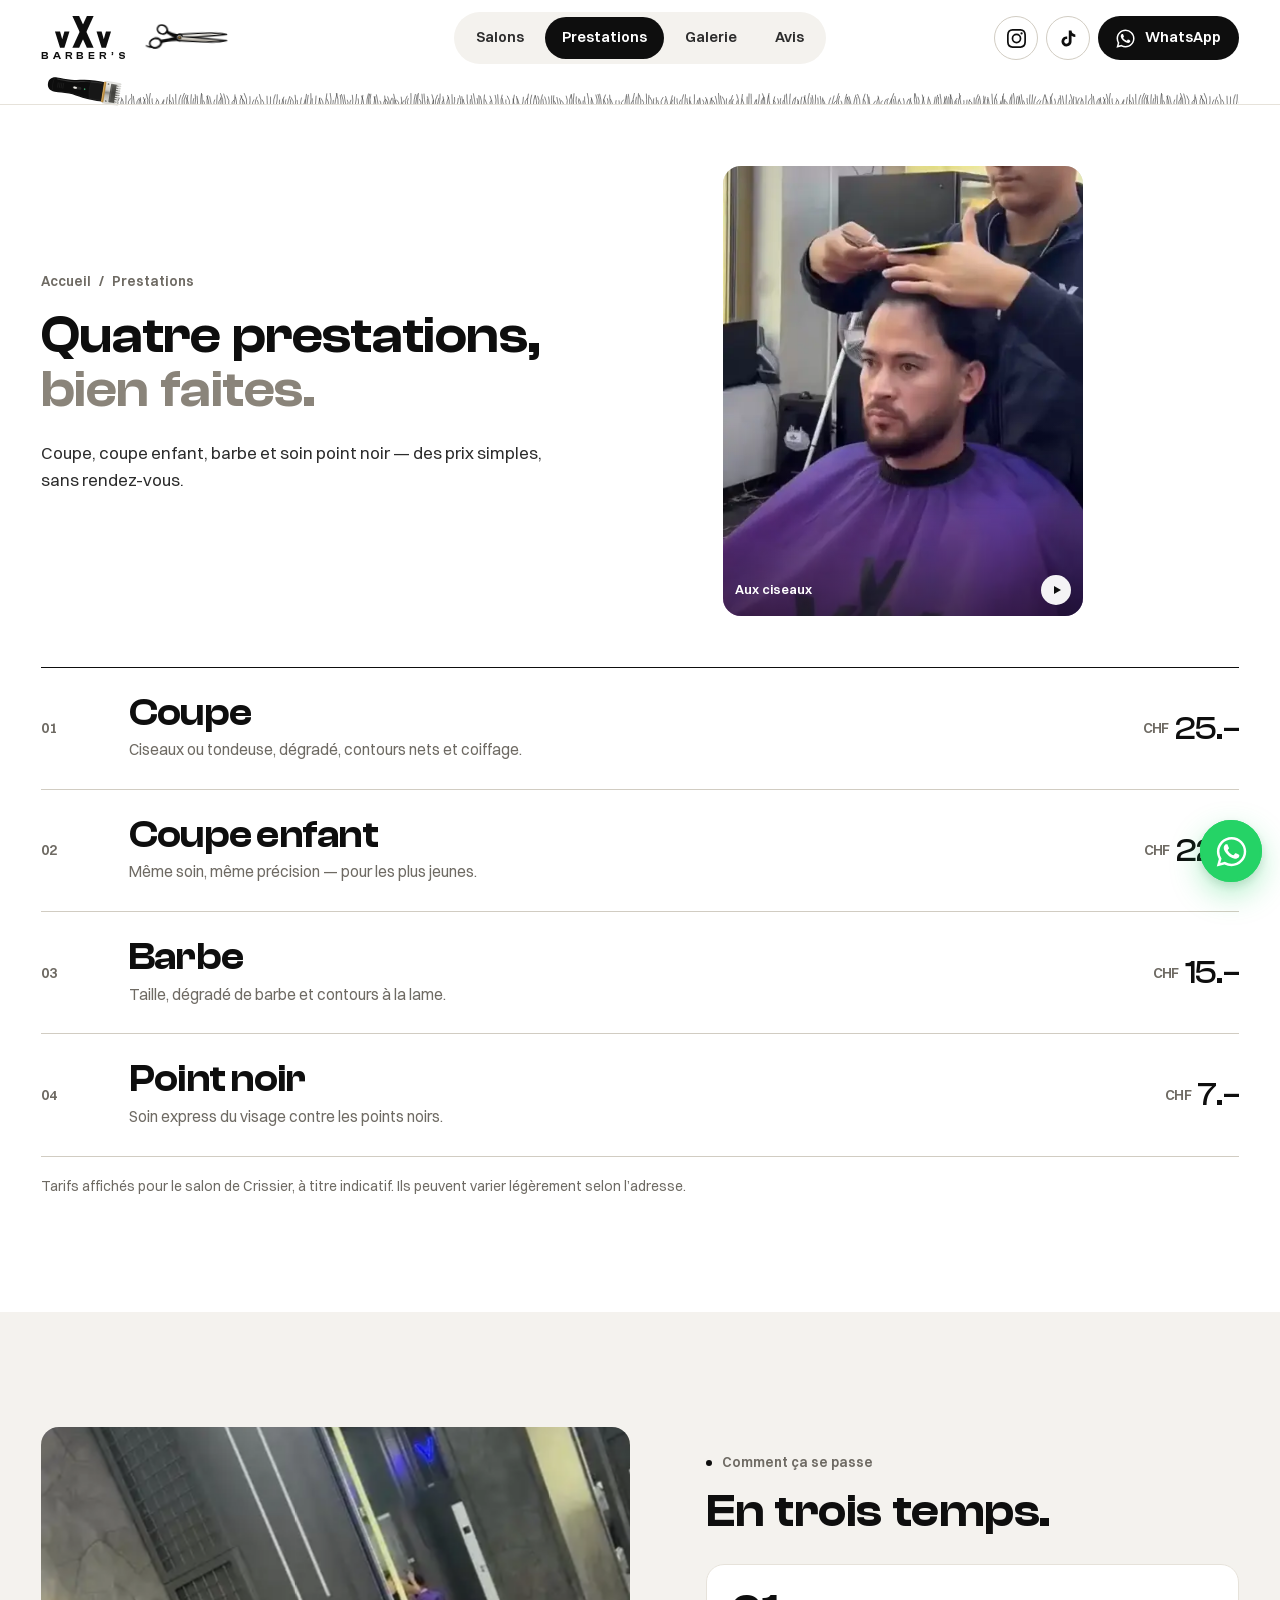
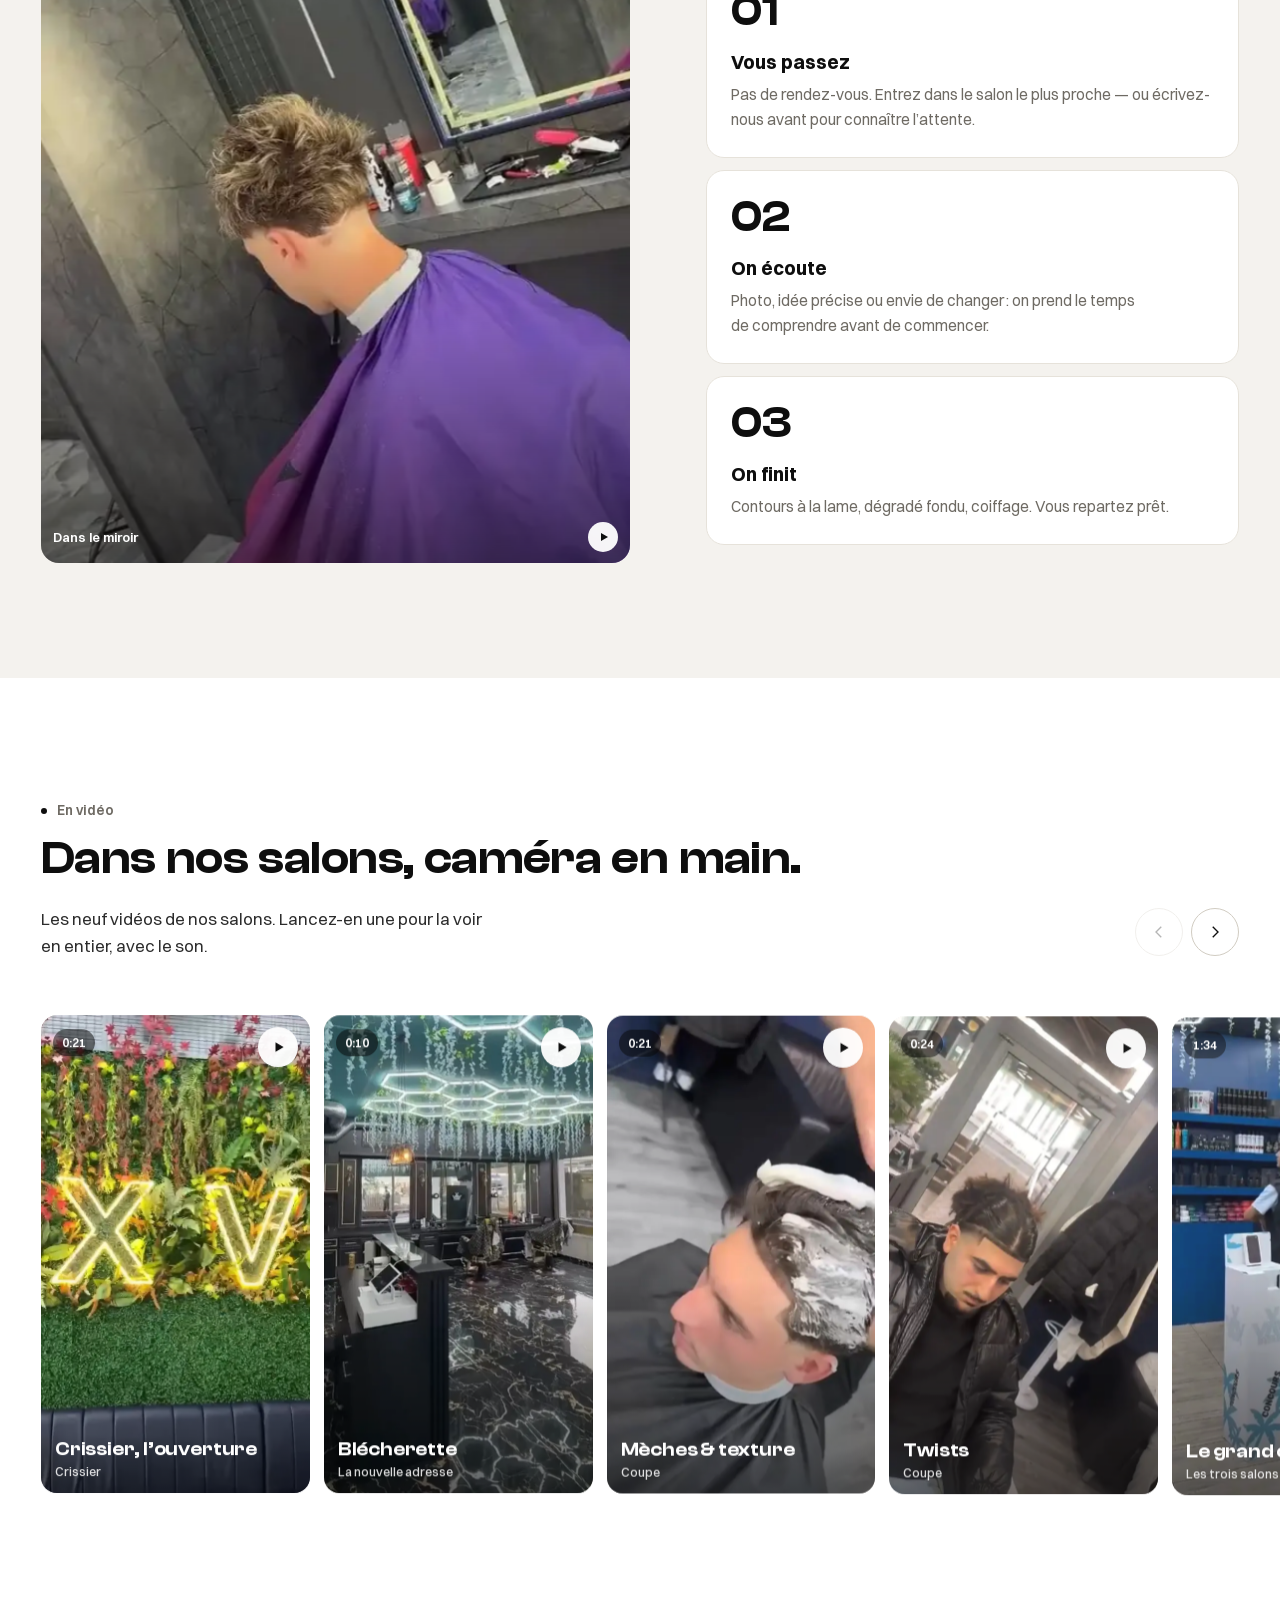
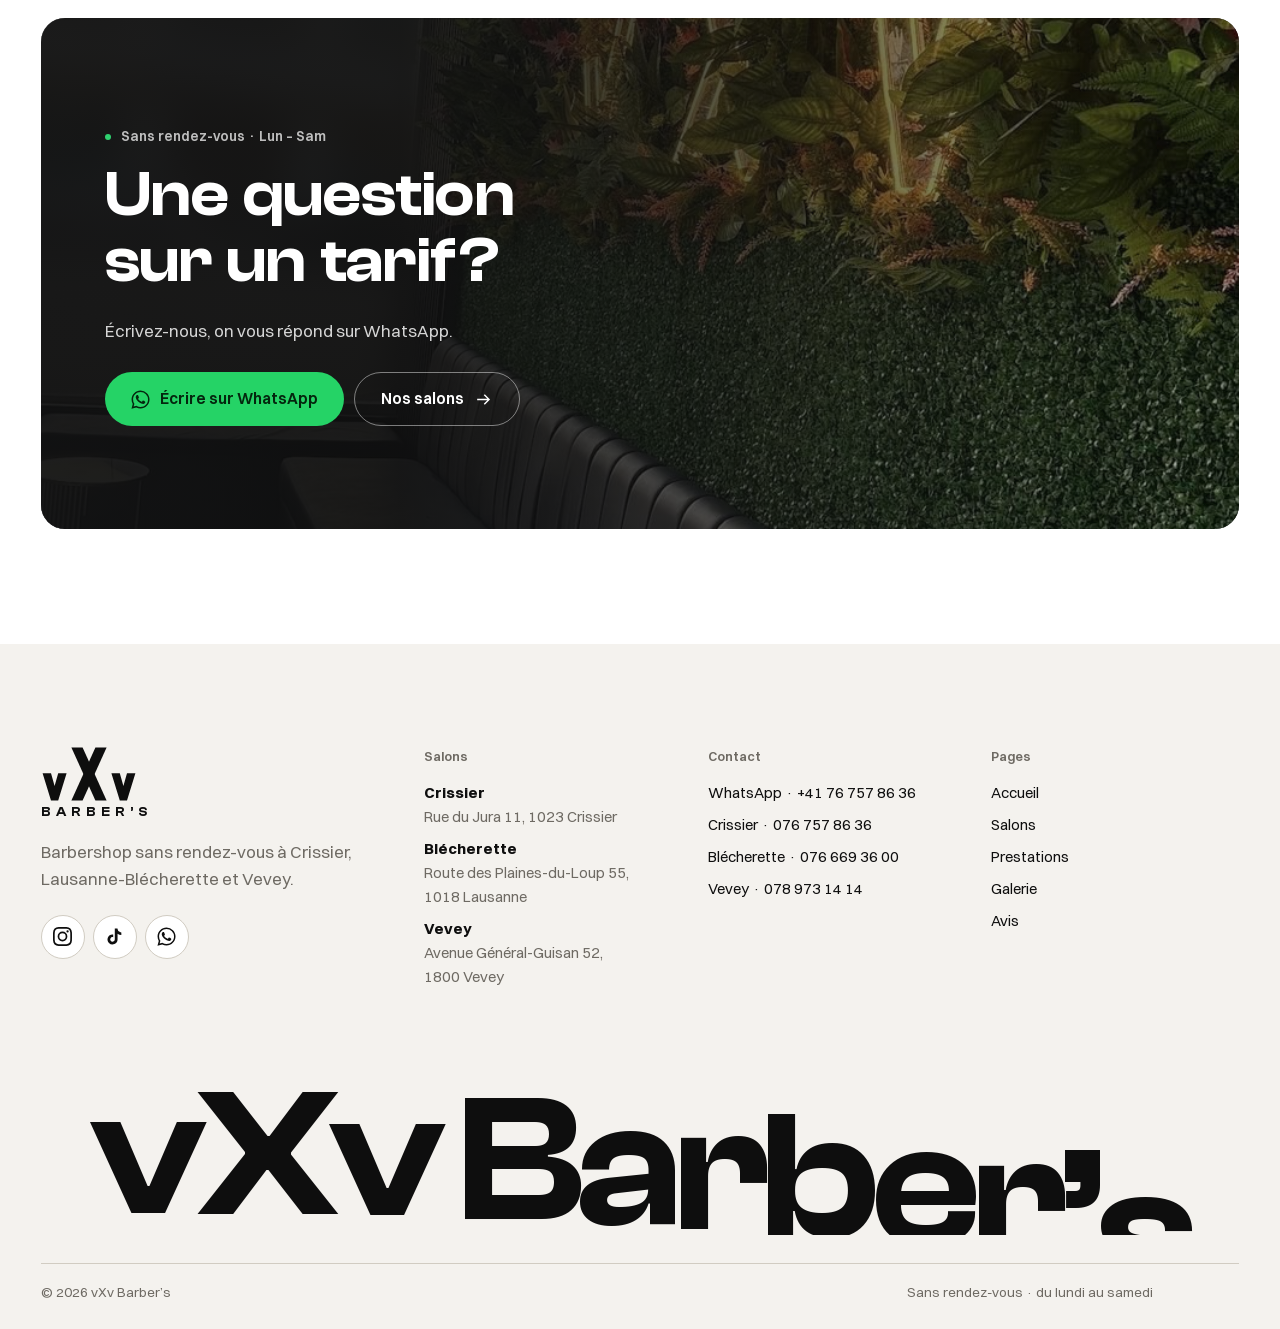
<file: docs/prestations.html>
<!doctype html>
<html lang="fr-CH">
<head>
<meta charset="utf-8">
<meta name="viewport" content="width=device-width,initial-scale=1,viewport-fit=cover">
<title>Prestations &amp; tarifs — vXv Barber’s</title>
<meta name="description" content="Coupe CHF 25, coupe enfant CHF 22, barbe CHF 15, soin point noir CHF 7. Sans rendez-vous à Crissier, Lausanne-Blécherette et Vevey.">
<meta name="robots" content="noindex,nofollow">
<link rel="canonical" href="https://welcometothenextlevel.github.io/vxvbarbers/prestations">
<meta property="og:url" content="https://welcometothenextlevel.github.io/vxvbarbers/prestations">
<meta name="theme-color" content="#ffffff">
<meta property="og:type" content="website">
<meta property="og:locale" content="fr_CH">
<meta property="og:site_name" content="vXv Barber’s">
<meta property="og:title" content="Prestations &amp; tarifs — vXv Barber’s">
<meta property="og:description" content="Coupe CHF 25, coupe enfant CHF 22, barbe CHF 15, soin point noir CHF 7. Sans rendez-vous à Crissier, Lausanne-Blécherette et Vevey.">
<meta property="og:image" content="https://welcometothenextlevel.github.io/vxvbarbers/assets/img/og.jpg">
<meta name="twitter:card" content="summary_large_image">
<link rel="icon" href="assets/img/favicon.svg" type="image/svg+xml">
<link rel="icon" href="assets/img/favicon-32.png" sizes="32x32" type="image/png">
<link rel="apple-touch-icon" href="assets/img/apple-touch-icon.png">
<link rel="preload" href="assets/fonts/clash-display-600.woff2" as="font" type="font/woff2" crossorigin>
<link rel="preload" href="assets/fonts/switzer-400.woff2" as="font" type="font/woff2" crossorigin>
<link rel="preload" href="assets/fonts/switzer-600.woff2" as="font" type="font/woff2" crossorigin>
<link rel="stylesheet" href="assets/css/fonts.css?v=42">
<link rel="stylesheet" href="assets/css/site.css?v=42">
<script>document.documentElement.classList.add("js");if(!matchMedia("(prefers-reduced-motion: reduce)").matches)document.documentElement.classList.add("pre-intro");(function(p){if(p.slice(-5)===".html"){history.replaceState(null,"",p.slice(-11)==="/index.html"?p.slice(0,-10):p.slice(0,-5)+location.search+location.hash)}})(location.pathname)</script>
</head>
<body>
<a class="skip" href="#main">Aller au contenu</a>
<header class="hdr"><div class="wrap hdr-in">
<div class="hdr-l"><a class="logo" href="./" aria-label="vXv Barber’s — accueil"><svg viewBox="0 0 120 70" aria-hidden="true"><polygon points="2,34 12.5,34 17,50 21.5,34 32,34 21.5,68 12.5,68"/><polygon points="38,2 52,2 82,68 68,68"/><polygon points="68,2 82,2 52,68 38,68"/><polygon points="88,34 98.5,34 103,50 107.5,34 118,34 107.5,68 98.5,68"/></svg><span>BARBER’S</span></a><span class="scis"><svg aria-hidden="true" focusable="false" xmlns="http://www.w3.org/2000/svg" viewBox="0 0 160 80" data-pivot="66 40"><defs><linearGradient id="scA-steel" x1="0" y1="0" x2="0" y2="1"><stop offset="0" stop-color="#f4f2ee"/><stop offset="0.4" stop-color="#e9e7e2"/><stop offset="0.6" stop-color="#cfcac0"/><stop offset="1" stop-color="#bdb8ae"/></linearGradient></defs><g id="sc-a" style="transform-box:view-box;transform-origin:66px 40px"><path fill="#0d0d0d" d="M29.92 42.36C40 40.86 51 39.6 60.83 37.37L66 45.8C55 45.8 41 45.3 31.16 48.73Z"/><path fill="#0d0d0d" d="M20.05 56.17L15.11 56.72C11.4 55.22 6.4 55.3 2.5 51.9A1.4 1.4 0 0 1 4.45 50.55C6.5 52.3 9.3 52.7 10.6 51.32L12.42 53.56Z"/><path fill="#0d0d0d" fill-rule="evenodd" d="M8.83 49.77A12.4 10.3 -11 1 1 33.17 45.03A12.4 10.3 -11 1 1 8.83 49.77ZM11.77 49.19A9 7 -11 1 0 29.44 45.76A9 7 -11 1 0 11.77 49.19Z"/><path fill="url(#scA-steel)" stroke="#0d0d0d" stroke-width="2.5" stroke-linejoin="round" d="M66 34.2C104 33.9 138 34.9 154 40L71.32 42.3A5.8 5.8 0 1 1 66 34.2Z"/><path fill="none" stroke="#0d0d0d" stroke-opacity="0.22" stroke-width="0.6" stroke-linecap="round" d="M78.94 39.99L122.94 38.76"/></g><g id="sc-b" style="transform-box:view-box;transform-origin:66px 40px"><path fill="#0d0d0d" d="M42.33 27.7C48 31.6 58 34.2 66 34.2L60.98 42.9C54 40.6 46.5 36.2 40.1 33.22Z"/><path fill="#0d0d0d" fill-rule="evenodd" d="M23.39 23.25A10.8 9.5 22 1 1 43.41 31.35A10.8 9.5 22 1 1 23.39 23.25ZM25.98 24.3A7.7 6.4 22 1 0 40.26 30.07A7.7 6.4 22 1 0 25.98 24.3Z"/><path fill="url(#scA-steel)" stroke="#0d0d0d" stroke-width="2.5" stroke-linejoin="round" d="M66 45.8C104 46.1 138 45.1 154 40L71.32 37.7A5.8 5.8 0 1 0 66 45.8Z"/><path fill="none" stroke="#0d0d0d" stroke-opacity="0.22" stroke-width="0.6" stroke-linecap="round" d="M78.94 40.01L122.94 41.24"/></g><g id="sc-pivot"><circle cx="66" cy="40" r="3.5" fill="#0d0d0d"/><circle cx="66" cy="40" r="2.15" fill="#b88a3e"/><path d="M64.65 41.35L67.35 38.65" stroke="#0d0d0d" stroke-width="0.7" stroke-linecap="round"/></g></svg>
</span></div>
<nav class="nav" aria-label="Navigation principale"><a href="salons">Salons</a><a href="prestations" aria-current="page">Prestations</a><a href="galerie">Galerie</a><a href="avis">Avis</a></nav>
<div class="hdr-r"><div class="socials"><a class="soc ig" href="https://www.instagram.com/vxvbarbers/" target="_blank" rel="noopener" aria-label="Instagram @vxvbarbers"><svg class="fi" viewBox="0 0 24 24" aria-hidden="true"><path d="M12 2.2c3.2 0 3.58 0 4.85.07 3.25.15 4.77 1.69 4.92 4.92.06 1.27.07 1.65.07 4.85s-.01 3.58-.07 4.85c-.15 3.23-1.66 4.77-4.92 4.92-1.27.06-1.65.07-4.85.07s-3.58-.01-4.85-.07c-3.26-.15-4.77-1.7-4.92-4.92C2.17 15.58 2.16 15.2 2.16 12s.01-3.58.07-4.85C2.38 3.92 3.9 2.38 7.15 2.23 8.42 2.17 8.8 2.16 12 2.16zM12 0C8.74 0 8.33.01 7.05.07 2.7.27.27 2.69.07 7.05.01 8.33 0 8.74 0 12s.01 3.67.07 4.95c.2 4.36 2.62 6.78 6.98 6.98C8.33 23.99 8.74 24 12 24s3.67-.01 4.95-.07c4.35-.2 6.78-2.62 6.98-6.98.06-1.28.07-1.69.07-4.95s-.01-3.67-.07-4.95c-.2-4.35-2.62-6.78-6.98-6.98C15.67.01 15.26 0 12 0zm0 5.84a6.16 6.16 0 1 0 0 12.32 6.16 6.16 0 0 0 0-12.32zM12 16a4 4 0 1 1 0-8 4 4 0 0 1 0 8zm6.4-11.85a1.44 1.44 0 1 0 0 2.88 1.44 1.44 0 0 0 0-2.88z"/></svg></a><a class="soc tt" href="https://www.tiktok.com/@vxvbarbers" target="_blank" rel="noopener" aria-label="TikTok @vxvbarbers"><svg class="fi" viewBox="0 0 24 24" aria-hidden="true"><path d="M19.59 6.69a4.83 4.83 0 0 1-3.77-4.25V2h-3.45v13.67a2.89 2.89 0 0 1-5.2 1.74 2.89 2.89 0 0 1 2.31-4.64c.3 0 .59.04.88.13V9.4a6.84 6.84 0 0 0-1-.05A6.33 6.33 0 0 0 5 20.1a6.34 6.34 0 0 0 10.86-4.43v-7a8.16 8.16 0 0 0 4.77 1.52v-3.4a4.85 4.85 0 0 1-1-.1z"/></svg></a></div><a class="btn btn-ink" href="https://wa.me/41767578636?text=Bonjour%20vXv%2C%20" target="_blank" rel="noopener"><svg class="fi" viewBox="0 0 24 24" aria-hidden="true"><path d="M17.47 14.38c-.3-.15-1.76-.87-2.03-.97-.27-.1-.47-.15-.67.15-.2.3-.77.97-.94 1.17-.17.2-.35.22-.64.07-.3-.15-1.26-.46-2.4-1.48-.89-.79-1.49-1.77-1.66-2.07-.17-.3-.02-.46.13-.6.13-.13.3-.35.45-.52.15-.17.2-.3.3-.5.1-.2.05-.37-.03-.52-.07-.15-.67-1.62-.92-2.22-.24-.58-.49-.5-.67-.51h-.57c-.2 0-.52.07-.8.37-.27.3-1.04 1.02-1.04 2.48s1.07 2.88 1.21 3.08c.15.2 2.1 3.2 5.08 4.49.71.31 1.26.49 1.69.63.71.22 1.36.19 1.87.12.57-.09 1.76-.72 2.01-1.41.25-.7.25-1.29.17-1.41-.07-.13-.27-.2-.57-.35zM12.05 21.5h-.01a9.4 9.4 0 0 1-4.8-1.31l-.34-.2-3.56.93.95-3.47-.22-.36a9.42 9.42 0 0 1-1.44-5.02c0-5.2 4.24-9.44 9.45-9.44a9.38 9.38 0 0 1 6.68 2.77 9.38 9.38 0 0 1 2.76 6.68c0 5.21-4.24 9.44-9.44 9.44zm8.04-17.48A11.3 11.3 0 0 0 12.05.7C5.79.7.69 5.8.69 12.07c0 2 .52 3.96 1.52 5.68L.6 23.6l6-1.57a11.33 11.33 0 0 0 5.44 1.38h.01c6.26 0 11.36-5.1 11.36-11.36 0-3.04-1.18-5.89-3.32-8.03z"/></svg><span>WhatsApp</span></a>
<button class="burger" type="button" aria-label="Ouvrir le menu" aria-expanded="false" aria-controls="mnav"><i></i><i></i></button></div>
</div>
<div class="shave" aria-hidden="true"><div class="wrap shave-in"><div class="hair"></div><div class="stubble"></div><div class="clipper"><svg aria-hidden="true" focusable="false" xmlns="http://www.w3.org/2000/svg" viewBox="0 0 200 80" data-edge="186.48 74.63"><defs><linearGradient id="clb-metal" gradientUnits="userSpaceOnUse" x1="0" y1="13.4" x2="0" y2="67"><stop offset="0" stop-color="#f3f3f0"/><stop offset="0.38" stop-color="#cdcdc8"/><stop offset="0.5" stop-color="#8c8c87"/><stop offset="0.62" stop-color="#b4b4af"/><stop offset="1" stop-color="#e2e2de"/></linearGradient><linearGradient id="clb-cutter" gradientUnits="userSpaceOnUse" x1="0" y1="17.4" x2="0" y2="62.6"><stop offset="0" stop-color="#5c5c57"/><stop offset="0.45" stop-color="#3f3f3b"/><stop offset="1" stop-color="#52524d"/></linearGradient></defs><g transform="translate(6.5 -5) rotate(9 100 40)"><g id="cl-blade"><path fill="url(#clb-metal)" stroke="#77776f" stroke-width="0.45" stroke-linejoin="round" d="
        M146 16.4 Q146 13.4 149 13.4 H176 L185 13.75 A1.25 1.25 0 0 1 185 16.25 L176 16.6
        V19 L185 19.35 A1.25 1.25 0 0 1 185 21.85 L176 22.2
        V24.6 L185 24.95 A1.25 1.25 0 0 1 185 27.45 L176 27.8
        V30.2 L185 30.55 A1.25 1.25 0 0 1 185 33.05 L176 33.4
        V35.8 L185 36.15 A1.25 1.25 0 0 1 185 38.65 L176 39
        V41.4 L185 41.75 A1.25 1.25 0 0 1 185 44.25 L176 44.6
        V47 L185 47.35 A1.25 1.25 0 0 1 185 49.85 L176 50.2
        V52.6 L185 52.95 A1.25 1.25 0 0 1 185 55.45 L176 55.8
        V58.2 L185 58.55 A1.25 1.25 0 0 1 185 61.05 L176 61.4
        V63.8 L185 64.15 A1.25 1.25 0 0 1 185 66.65 L176 67
        H149 Q146 67 146 64 Z"/><path fill="url(#clb-cutter)" d="
        M162 18.6 Q162 17.4 163.2 17.4 H175.7
        V19.7 L180.4 20.0 Q181.3 20.6 180.4 21.2 L175.7 21.5
        V25.3 L180.4 25.6 Q181.3 26.2 180.4 26.8 L175.7 27.1
        V30.9 L180.4 31.2 Q181.3 31.8 180.4 32.4 L175.7 32.7
        V36.5 L180.4 36.8 Q181.3 37.4 180.4 38.0 L175.7 38.3
        V42.1 L180.4 42.4 Q181.3 43.0 180.4 43.6 L175.7 43.9
        V47.7 L180.4 48.0 Q181.3 48.6 180.4 49.2 L175.7 49.5
        V53.3 L180.4 53.6 Q181.3 54.2 180.4 54.8 L175.7 55.1
        V58.9 L180.4 59.2 Q181.3 59.8 180.4 60.4 L175.7 60.7
        V62.6 H163.2 Q162 62.6 162 61.4 Z"/><path fill="none" stroke="#ffffff" stroke-opacity="0.35" stroke-width="0.8" stroke-linecap="round" d="M163.4 18.5 H174.6 M164.6 21 V59"/><circle cx="155.6" cy="19.4" r="2.2" fill="#6c6c66"/><circle cx="155.6" cy="61" r="2.2" fill="#6c6c66"/><path d="M154.2 20.8 L157 18 M154.2 62.4 L157 59.6" stroke="#ecece8" stroke-width="0.6" stroke-linecap="round"/></g><g id="cl-body"><path fill="#0d0d0d" d="
        M146 16.4
        C130 15.2 112 15.8 96 18.2
        C84 20 76 22.2 64 22.8
        C52 23.4 40 22.6 29 22.8
        C16 23 9.5 30.4 9.5 40.5
        C9.5 50.6 16 58 29 58.2
        C40 58.4 50 56.6 64 57.2
        C76 57.8 86 60.4 98 61.8
        C114 63.6 130 64.4 146 63.6 Z"/><path fill="#ffffff" fill-opacity="0.045" d="M114 16.6 C110 30 110 50 116 63 C128 64.2 136 64.2 146 63.6 V16.5 C136 15.7 125 15.8 114 16.6 Z"/><path fill="#ffffff" fill-opacity="0.15" d="
        M31 25.4
        C42 25.4 52 26.2 64 25.8
        C78 25.3 86 22.6 98 21
        C114 18.9 128 18.6 141 19.4
        C138.5 20.8 134 21 128 21
        C114 21 102 22.4 92 24.2
        C82 26 76 28.4 64 28.6
        C52 28.8 42 27.8 32 28
        C29 28 28.6 25.5 31 25.4 Z"/><path fill="none" stroke="#ffffff" stroke-opacity="0.08" stroke-width="1.1" stroke-linecap="round" d="M31 55.8 C42 55.8 50 54 64 54.6 C78 55.2 88 58 100 59.4 C116 61 130 61.6 141 61.2"/><path fill="none" stroke="#2e2e2e" stroke-width="0.7" d="M114 16.6 C110 30 110 50 116 63 M24.5 23.6 C20 32 20 49 24.5 57.6"/><path fill="none" stroke="#262626" stroke-width="1.3" stroke-linecap="round" d="M34 35.2 V45.8 M38.4 34.9 V46.1 M42.8 34.6 V46.4 M47.2 34.4 V46.6"/><circle cx="100" cy="40.5" r="2.7" fill="#232323"/><rect x="70" y="37" width="22" height="7" rx="3.5" fill="#262626"/><rect x="72" y="38.3" width="9" height="4.4" rx="2.2" fill="#f3f1ec"/><path d="M75.4 39.4 V41.6 M77.6 39.4 V41.6" stroke="#cfcac0" stroke-width="0.5" stroke-linecap="round"/><rect x="144" y="15" width="6" height="50" rx="1.8" fill="#b88a3e"/><rect x="145.1" y="16" width="1.2" height="48" rx="0.6" fill="#e0bd78"/></g><circle id="cl-led" cx="100" cy="40.5" r="1.7" fill="#3ddc84"/></g></svg>
</div></div></div>
</header>
<div class="mnav" id="mnav"><ol><li><a href="./" style="--i:0">Accueil<small>01</small></a></li><li><a href="salons" style="--i:1">Salons<small>02</small></a></li><li><a href="prestations" style="--i:2" aria-current="page">Prestations<small>03</small></a></li><li><a href="galerie" style="--i:3">Galerie<small>04</small></a></li><li><a href="avis" style="--i:4">Avis<small>05</small></a></li></ol>
<div class="mnav-foot"><a class="btn btn-wa" href="https://wa.me/41767578636?text=Bonjour%20vXv%2C%20" target="_blank" rel="noopener"><svg class="fi" viewBox="0 0 24 24" aria-hidden="true"><path d="M17.47 14.38c-.3-.15-1.76-.87-2.03-.97-.27-.1-.47-.15-.67.15-.2.3-.77.97-.94 1.17-.17.2-.35.22-.64.07-.3-.15-1.26-.46-2.4-1.48-.89-.79-1.49-1.77-1.66-2.07-.17-.3-.02-.46.13-.6.13-.13.3-.35.45-.52.15-.17.2-.3.3-.5.1-.2.05-.37-.03-.52-.07-.15-.67-1.62-.92-2.22-.24-.58-.49-.5-.67-.51h-.57c-.2 0-.52.07-.8.37-.27.3-1.04 1.02-1.04 2.48s1.07 2.88 1.21 3.08c.15.2 2.1 3.2 5.08 4.49.71.31 1.26.49 1.69.63.71.22 1.36.19 1.87.12.57-.09 1.76-.72 2.01-1.41.25-.7.25-1.29.17-1.41-.07-.13-.27-.2-.57-.35zM12.05 21.5h-.01a9.4 9.4 0 0 1-4.8-1.31l-.34-.2-3.56.93.95-3.47-.22-.36a9.42 9.42 0 0 1-1.44-5.02c0-5.2 4.24-9.44 9.45-9.44a9.38 9.38 0 0 1 6.68 2.77 9.38 9.38 0 0 1 2.76 6.68c0 5.21-4.24 9.44-9.44 9.44zm8.04-17.48A11.3 11.3 0 0 0 12.05.7C5.79.7.69 5.8.69 12.07c0 2 .52 3.96 1.52 5.68L.6 23.6l6-1.57a11.33 11.33 0 0 0 5.44 1.38h.01c6.26 0 11.36-5.1 11.36-11.36 0-3.04-1.18-5.89-3.32-8.03z"/></svg> Écrire sur WhatsApp</a><div class="socials"><a class="soc ig" href="https://www.instagram.com/vxvbarbers/" target="_blank" rel="noopener" aria-label="Instagram @vxvbarbers"><svg class="fi" viewBox="0 0 24 24" aria-hidden="true"><path d="M12 2.2c3.2 0 3.58 0 4.85.07 3.25.15 4.77 1.69 4.92 4.92.06 1.27.07 1.65.07 4.85s-.01 3.58-.07 4.85c-.15 3.23-1.66 4.77-4.92 4.92-1.27.06-1.65.07-4.85.07s-3.58-.01-4.85-.07c-3.26-.15-4.77-1.7-4.92-4.92C2.17 15.58 2.16 15.2 2.16 12s.01-3.58.07-4.85C2.38 3.92 3.9 2.38 7.15 2.23 8.42 2.17 8.8 2.16 12 2.16zM12 0C8.74 0 8.33.01 7.05.07 2.7.27.27 2.69.07 7.05.01 8.33 0 8.74 0 12s.01 3.67.07 4.95c.2 4.36 2.62 6.78 6.98 6.98C8.33 23.99 8.74 24 12 24s3.67-.01 4.95-.07c4.35-.2 6.78-2.62 6.98-6.98.06-1.28.07-1.69.07-4.95s-.01-3.67-.07-4.95c-.2-4.35-2.62-6.78-6.98-6.98C15.67.01 15.26 0 12 0zm0 5.84a6.16 6.16 0 1 0 0 12.32 6.16 6.16 0 0 0 0-12.32zM12 16a4 4 0 1 1 0-8 4 4 0 0 1 0 8zm6.4-11.85a1.44 1.44 0 1 0 0 2.88 1.44 1.44 0 0 0 0-2.88z"/></svg></a><a class="soc tt" href="https://www.tiktok.com/@vxvbarbers" target="_blank" rel="noopener" aria-label="TikTok @vxvbarbers"><svg class="fi" viewBox="0 0 24 24" aria-hidden="true"><path d="M19.59 6.69a4.83 4.83 0 0 1-3.77-4.25V2h-3.45v13.67a2.89 2.89 0 0 1-5.2 1.74 2.89 2.89 0 0 1 2.31-4.64c.3 0 .59.04.88.13V9.4a6.84 6.84 0 0 0-1-.05A6.33 6.33 0 0 0 5 20.1a6.34 6.34 0 0 0 10.86-4.43v-7a8.16 8.16 0 0 0 4.77 1.52v-3.4a4.85 4.85 0 0 1-1-.1z"/></svg></a></div></div></div>
<main id="main">
<section class="phead has-side has-vid"><div class="wrap"><div class="phead-grid">
<div><nav class="crumbs" aria-label="Fil d’Ariane" data-in><a href="./">Accueil</a><span>/</span><span>Prestations</span></nav>
<h1 class="h h-1">Quatre prestations,<br><span class="soft">bien faites.</span></h1>
<p class="lead" data-in>Coupe, coupe enfant, barbe et soin point noir — des prix simples, sans <span class="nw">rendez-vous.</span></p></div>
<div class="phead-side" data-in><div class="ph phead-vid"><button type="button" class="wcard" style="position:absolute;inset:0;aspect-ratio:auto;border-radius:0" data-video="assets/video/full/ciseaux.mp4" data-title="Aux ciseaux" data-meta="Coupe" data-poster="assets/img/v-ciseaux.webp" aria-label="Lire la vidéo : Aux ciseaux"><video data-auto muted loop playsinline preload="none" poster="assets/img/v-ciseaux.webp" data-src="assets/video/loop/ciseaux.mp4"></video><span class="lbl"><span class="t">Aux ciseaux</span><span class="play"><svg viewBox="0 0 24 24" aria-hidden="true"><path d="M6 4l14 8-14 8z"/></svg></span></span></button></div></div>
</div></div></section>
<section class="sec tight"><div class="wrap"><ul class="prices"><li class="price" data-img="coupe-skin" data-rv><span class="n">01</span><div><h3>Coupe</h3><p>Ciseaux ou tondeuse, dégradé, contours nets et coiffage.</p></div><span class="v"><small>CHF</small>25.–</span></li><li class="price" data-img="coupe-frange" data-rv><span class="n">02</span><div><h3>Coupe enfant</h3><p>Même soin, même précision — pour les plus jeunes.</p></div><span class="v"><small>CHF</small>22.–</span></li><li class="price" data-img="coupe-barbe" data-rv><span class="n">03</span><div><h3>Barbe</h3><p>Taille, dégradé de barbe et contours à la lame.</p></div><span class="v"><small>CHF</small>15.–</span></li><li class="price" data-img="etagere-or" data-rv><span class="n">04</span><div><h3>Point noir</h3><p>Soin express du visage contre les points noirs.</p></div><span class="v"><small>CHF</small>7.–</span></li></ul><div class="pfloat" aria-hidden="true"><img data-src="assets/img/coupe-skin.webp" data-k="coupe-skin" alt=""><img data-src="assets/img/coupe-frange.webp" data-k="coupe-frange" alt=""><img data-src="assets/img/coupe-barbe.webp" data-k="coupe-barbe" alt=""><img data-src="assets/img/etagere-or.webp" data-k="etagere-or" alt=""></div>
<p class="note" data-rv>Tarifs affichés pour le salon de Crissier, à titre indicatif. Ils peuvent varier légèrement selon l’adresse.</p></div></section>
<section class="sec stone"><div class="wrap">
<div class="intro">
<div class="ph" data-reveal style="aspect-ratio:4/5"><button type="button" class="wcard" style="position:absolute;inset:0;aspect-ratio:auto;border-radius:0" data-video="assets/video/full/miroir.mp4" data-title="Dans le miroir" data-meta="Coupe" data-poster="assets/img/v-miroir.webp" aria-label="Lire la vidéo : Dans le miroir"><video data-auto muted loop playsinline preload="none" poster="assets/img/v-miroir.webp" data-src="assets/video/full/miroir.mp4"></video><span class="lbl"><span class="t">Dans le miroir</span><span class="play"><svg viewBox="0 0 24 24" aria-hidden="true"><path d="M6 4l14 8-14 8z"/></svg></span></span></button></div>
<div><span class="kicker" data-rv><span class="dot"></span><span>Comment ça se passe</span></span><h2 class="h h-2" data-split style="margin-top:14px">En trois temps.</h2><div class="steps" style="margin-top:28px"><div class="step" data-rv><b>01</b><h3>Vous passez</h3><p>Pas de <span class="nw">rendez-vous.</span> Entrez dans le salon le plus proche — ou écrivez-nous avant pour connaître l’attente.</p></div><div class="step" data-rv><b>02</b><h3>On écoute</h3><p>Photo, idée précise ou envie de changer : on prend le temps de comprendre avant de commencer.</p></div><div class="step" data-rv><b>03</b><h3>On finit</h3><p>Contours à la lame, dégradé fondu, coiffage. Vous repartez prêt.</p></div></div></div>
</div></div></section>
<section class="sec" id="videos">
<div class="wrap sec-head"><div><span class="kicker" data-rv><span class="dot"></span><span>En vidéo</span></span><h2 class="h h-2" data-split>Dans nos salons, caméra en main.</h2></div>
<div class="sec-aside"><p class="lead" data-rv>Les neuf vidéos de nos salons. Lancez-en une pour la voir en entier, avec le son.</p><div class="reel-nav"><button type="button" data-reels="prev" aria-label="Vidéos précédentes"><svg viewBox="0 0 24 24" fill="none" stroke="currentColor" stroke-width="1.8" aria-hidden="true"><path d="M15 5l-7 7 7 7"/></svg></button><button type="button" data-reels="next" aria-label="Vidéos suivantes"><svg viewBox="0 0 24 24" fill="none" stroke="currentColor" stroke-width="1.8" aria-hidden="true"><path d="M9 5l7 7-7 7"/></svg></button></div></div></div>
<div class="reels"><figure class="reel" data-rv><button type="button" class="wcard" data-video="assets/video/full/crissier.mp4" data-title="Crissier, l’ouverture" data-meta="Crissier" data-poster="assets/img/v-crissier.webp" aria-label="Lire la vidéo : Crissier, l’ouverture"><video data-auto muted loop playsinline preload="none" poster="assets/img/v-crissier.webp" data-src="assets/video/loop/crissier.mp4"></video><span class="dur">0:21</span><span class="lbl"><span class="t">Crissier, l’ouverture<small>Crissier</small></span><span class="play"><svg viewBox="0 0 24 24" aria-hidden="true"><path d="M6 4l14 8-14 8z"/></svg></span></span></button></figure><figure class="reel" data-rv><button type="button" class="wcard" data-video="assets/video/full/blecherette.mp4" data-title="Blécherette" data-meta="La nouvelle adresse" data-poster="assets/img/v-blecherette.webp" aria-label="Lire la vidéo : Blécherette"><video data-auto muted loop playsinline preload="none" poster="assets/img/v-blecherette.webp" data-src="assets/video/loop/blecherette.mp4"></video><span class="dur">0:10</span><span class="lbl"><span class="t">Blécherette<small>La nouvelle adresse</small></span><span class="play"><svg viewBox="0 0 24 24" aria-hidden="true"><path d="M6 4l14 8-14 8z"/></svg></span></span></button></figure><figure class="reel" data-rv><button type="button" class="wcard" data-video="assets/video/full/texture.mp4" data-title="Mèches &amp; texture" data-meta="Coupe" data-poster="assets/img/v-texture.webp" aria-label="Lire la vidéo : Mèches &amp; texture"><video data-auto muted loop playsinline preload="none" poster="assets/img/v-texture.webp" data-src="assets/video/loop/texture.mp4"></video><span class="dur">0:21</span><span class="lbl"><span class="t">Mèches &amp; texture<small>Coupe</small></span><span class="play"><svg viewBox="0 0 24 24" aria-hidden="true"><path d="M6 4l14 8-14 8z"/></svg></span></span></button></figure><figure class="reel" data-rv><button type="button" class="wcard" data-video="assets/video/full/twists.mp4" data-title="Twists" data-meta="Coupe" data-poster="assets/img/v-twists.webp" aria-label="Lire la vidéo : Twists"><video data-auto muted loop playsinline preload="none" poster="assets/img/v-twists.webp" data-src="assets/video/loop/twists.mp4"></video><span class="dur">0:24</span><span class="lbl"><span class="t">Twists<small>Coupe</small></span><span class="play"><svg viewBox="0 0 24 24" aria-hidden="true"><path d="M6 4l14 8-14 8z"/></svg></span></span></button></figure><figure class="reel" data-rv><button type="button" class="wcard" data-video="assets/video/full/concours.mp4" data-title="Le grand concours" data-meta="Les trois salons" data-poster="assets/img/v-concours.webp" aria-label="Lire la vidéo : Le grand concours"><video data-auto muted loop playsinline preload="none" poster="assets/img/v-concours.webp"></video><span class="dur">1:34</span><span class="lbl"><span class="t">Le grand concours<small>Les trois salons</small></span><span class="play"><svg viewBox="0 0 24 24" aria-hidden="true"><path d="M6 4l14 8-14 8z"/></svg></span></span></button></figure><figure class="reel" data-rv><button type="button" class="wcard" data-video="assets/video/full/ciseaux.mp4" data-title="Aux ciseaux" data-meta="Coupe" data-poster="assets/img/v-ciseaux.webp" aria-label="Lire la vidéo : Aux ciseaux"><video data-auto muted loop playsinline preload="none" poster="assets/img/v-ciseaux.webp" data-src="assets/video/loop/ciseaux.mp4"></video><span class="dur">0:06</span><span class="lbl"><span class="t">Aux ciseaux<small>Coupe</small></span><span class="play"><svg viewBox="0 0 24 24" aria-hidden="true"><path d="M6 4l14 8-14 8z"/></svg></span></span></button></figure><figure class="reel" data-rv><button type="button" class="wcard" data-video="assets/video/full/vevey.mp4" data-title="Transformation à Vevey" data-meta="Vevey" data-poster="assets/img/v-vevey.webp" aria-label="Lire la vidéo : Transformation à Vevey"><video data-auto muted loop playsinline preload="none" poster="assets/img/v-vevey.webp" data-src="assets/video/loop/vevey.mp4"></video><span class="dur">1:16</span><span class="lbl"><span class="t">Transformation à Vevey<small>Vevey</small></span><span class="play"><svg viewBox="0 0 24 24" aria-hidden="true"><path d="M6 4l14 8-14 8z"/></svg></span></span></button></figure><figure class="reel" data-rv><button type="button" class="wcard" data-video="assets/video/full/miroir.mp4" data-title="Dans le miroir" data-meta="Coupe" data-poster="assets/img/v-miroir.webp" aria-label="Lire la vidéo : Dans le miroir"><video data-auto muted loop playsinline preload="none" poster="assets/img/v-miroir.webp" data-src="assets/video/loop/miroir.mp4"></video><span class="dur">0:08</span><span class="lbl"><span class="t">Dans le miroir<small>Coupe</small></span><span class="play"><svg viewBox="0 0 24 24" aria-hidden="true"><path d="M6 4l14 8-14 8z"/></svg></span></span></button></figure><figure class="reel" data-rv><button type="button" class="wcard" data-video="assets/video/full/transfo.mp4" data-title="Avant / après" data-meta="Transformation" data-poster="assets/img/v-transfo.webp" aria-label="Lire la vidéo : Avant / après"><video data-auto muted loop playsinline preload="none" poster="assets/img/v-transfo.webp" data-src="assets/video/loop/transfo.mp4"></video><span class="dur">0:11</span><span class="lbl"><span class="t">Avant / après<small>Transformation</small></span><span class="play"><svg viewBox="0 0 24 24" aria-hidden="true"><path d="M6 4l14 8-14 8z"/></svg></span></span></button></figure></div>
</section>
<section class="sec tight "><div class="wrap"><div class="bigcta">
<div class="bg"><img data-par="6" src="assets/img/lounge.jpg" alt="" loading="lazy"></div>
<span class="kicker"><span class="dot"></span><span>Sans <span class="nw">rendez-vous</span> · Lun – Sam</span></span>
<h2 class="h" data-split>Une question<br>sur un tarif ?</h2>
<p class="lead">Écrivez-nous, on vous répond sur WhatsApp.</p>
<div class="hero-cta"><a class="btn btn-wa" href="https://wa.me/41767578636?text=Bonjour%20vXv%2C%20" target="_blank" rel="noopener"><svg class="fi" viewBox="0 0 24 24" aria-hidden="true"><path d="M17.47 14.38c-.3-.15-1.76-.87-2.03-.97-.27-.1-.47-.15-.67.15-.2.3-.77.97-.94 1.17-.17.2-.35.22-.64.07-.3-.15-1.26-.46-2.4-1.48-.89-.79-1.49-1.77-1.66-2.07-.17-.3-.02-.46.13-.6.13-.13.3-.35.45-.52.15-.17.2-.3.3-.5.1-.2.05-.37-.03-.52-.07-.15-.67-1.62-.92-2.22-.24-.58-.49-.5-.67-.51h-.57c-.2 0-.52.07-.8.37-.27.3-1.04 1.02-1.04 2.48s1.07 2.88 1.21 3.08c.15.2 2.1 3.2 5.08 4.49.71.31 1.26.49 1.69.63.71.22 1.36.19 1.87.12.57-.09 1.76-.72 2.01-1.41.25-.7.25-1.29.17-1.41-.07-.13-.27-.2-.57-.35zM12.05 21.5h-.01a9.4 9.4 0 0 1-4.8-1.31l-.34-.2-3.56.93.95-3.47-.22-.36a9.42 9.42 0 0 1-1.44-5.02c0-5.2 4.24-9.44 9.45-9.44a9.38 9.38 0 0 1 6.68 2.77 9.38 9.38 0 0 1 2.76 6.68c0 5.21-4.24 9.44-9.44 9.44zm8.04-17.48A11.3 11.3 0 0 0 12.05.7C5.79.7.69 5.8.69 12.07c0 2 .52 3.96 1.52 5.68L.6 23.6l6-1.57a11.33 11.33 0 0 0 5.44 1.38h.01c6.26 0 11.36-5.1 11.36-11.36 0-3.04-1.18-5.89-3.32-8.03z"/></svg> Écrire sur WhatsApp</a><a class="btn btn-line" href="salons">Nos salons <svg class="arr" viewBox="0 0 24 24" fill="none" stroke="currentColor" stroke-width="1.8" aria-hidden="true"><path d="M4 12h15M13 6l6 6-6 6"/></svg></a></div>
</div></div></section>
</main>
<footer class="ftr"><div class="wrap">
<div class="ftr-grid">
<div><a class="logo" href="./" aria-label="vXv Barber’s — accueil"><svg viewBox="0 0 120 70" aria-hidden="true"><polygon points="2,34 12.5,34 17,50 21.5,34 32,34 21.5,68 12.5,68"/><polygon points="38,2 52,2 82,68 68,68"/><polygon points="68,2 82,2 52,68 38,68"/><polygon points="88,34 98.5,34 103,50 107.5,34 118,34 107.5,68 98.5,68"/></svg><span>BARBER’S</span></a>
<p class="muted" style="margin-top:20px;max-width:24em">Barbershop sans <span class="nw">rendez-vous</span> à Crissier, <span class="nw">Lausanne-Blécherette</span> et Vevey.</p><div class="socials"><a class="soc ig" href="https://www.instagram.com/vxvbarbers/" target="_blank" rel="noopener" aria-label="Instagram @vxvbarbers"><svg class="fi" viewBox="0 0 24 24" aria-hidden="true"><path d="M12 2.2c3.2 0 3.58 0 4.85.07 3.25.15 4.77 1.69 4.92 4.92.06 1.27.07 1.65.07 4.85s-.01 3.58-.07 4.85c-.15 3.23-1.66 4.77-4.92 4.92-1.27.06-1.65.07-4.85.07s-3.58-.01-4.85-.07c-3.26-.15-4.77-1.7-4.92-4.92C2.17 15.58 2.16 15.2 2.16 12s.01-3.58.07-4.85C2.38 3.92 3.9 2.38 7.15 2.23 8.42 2.17 8.8 2.16 12 2.16zM12 0C8.74 0 8.33.01 7.05.07 2.7.27.27 2.69.07 7.05.01 8.33 0 8.74 0 12s.01 3.67.07 4.95c.2 4.36 2.62 6.78 6.98 6.98C8.33 23.99 8.74 24 12 24s3.67-.01 4.95-.07c4.35-.2 6.78-2.62 6.98-6.98.06-1.28.07-1.69.07-4.95s-.01-3.67-.07-4.95c-.2-4.35-2.62-6.78-6.98-6.98C15.67.01 15.26 0 12 0zm0 5.84a6.16 6.16 0 1 0 0 12.32 6.16 6.16 0 0 0 0-12.32zM12 16a4 4 0 1 1 0-8 4 4 0 0 1 0 8zm6.4-11.85a1.44 1.44 0 1 0 0 2.88 1.44 1.44 0 0 0 0-2.88z"/></svg></a><a class="soc tt" href="https://www.tiktok.com/@vxvbarbers" target="_blank" rel="noopener" aria-label="TikTok @vxvbarbers"><svg class="fi" viewBox="0 0 24 24" aria-hidden="true"><path d="M19.59 6.69a4.83 4.83 0 0 1-3.77-4.25V2h-3.45v13.67a2.89 2.89 0 0 1-5.2 1.74 2.89 2.89 0 0 1 2.31-4.64c.3 0 .59.04.88.13V9.4a6.84 6.84 0 0 0-1-.05A6.33 6.33 0 0 0 5 20.1a6.34 6.34 0 0 0 10.86-4.43v-7a8.16 8.16 0 0 0 4.77 1.52v-3.4a4.85 4.85 0 0 1-1-.1z"/></svg></a><a class="soc wa" href="https://wa.me/41767578636?text=Bonjour%20vXv%2C%20" target="_blank" rel="noopener" aria-label="WhatsApp"><svg class="fi" viewBox="0 0 24 24" aria-hidden="true"><path d="M17.47 14.38c-.3-.15-1.76-.87-2.03-.97-.27-.1-.47-.15-.67.15-.2.3-.77.97-.94 1.17-.17.2-.35.22-.64.07-.3-.15-1.26-.46-2.4-1.48-.89-.79-1.49-1.77-1.66-2.07-.17-.3-.02-.46.13-.6.13-.13.3-.35.45-.52.15-.17.2-.3.3-.5.1-.2.05-.37-.03-.52-.07-.15-.67-1.62-.92-2.22-.24-.58-.49-.5-.67-.51h-.57c-.2 0-.52.07-.8.37-.27.3-1.04 1.02-1.04 2.48s1.07 2.88 1.21 3.08c.15.2 2.1 3.2 5.08 4.49.71.31 1.26.49 1.69.63.71.22 1.36.19 1.87.12.57-.09 1.76-.72 2.01-1.41.25-.7.25-1.29.17-1.41-.07-.13-.27-.2-.57-.35zM12.05 21.5h-.01a9.4 9.4 0 0 1-4.8-1.31l-.34-.2-3.56.93.95-3.47-.22-.36a9.42 9.42 0 0 1-1.44-5.02c0-5.2 4.24-9.44 9.45-9.44a9.38 9.38 0 0 1 6.68 2.77 9.38 9.38 0 0 1 2.76 6.68c0 5.21-4.24 9.44-9.44 9.44zm8.04-17.48A11.3 11.3 0 0 0 12.05.7C5.79.7.69 5.8.69 12.07c0 2 .52 3.96 1.52 5.68L.6 23.6l6-1.57a11.33 11.33 0 0 0 5.44 1.38h.01c6.26 0 11.36-5.1 11.36-11.36 0-3.04-1.18-5.89-3.32-8.03z"/></svg></a></div></div>
<div><h4>Salons</h4><ul><li><a href="salons#crissier"><b>Crissier</b><br><span class="muted">Rue du Jura 11, 1023 Crissier</span></a></li><li><a href="salons#blecherette"><b>Blécherette</b><br><span class="muted">Route des <span class="nw">Plaines-du-Loup</span> 55, 1018 Lausanne</span></a></li><li><a href="salons#vevey"><b>Vevey</b><br><span class="muted">Avenue <span class="nw">Général-Guisan</span> 52, 1800 Vevey</span></a></li></ul></div>
<div><h4>Contact</h4><ul><li><a href="https://wa.me/41767578636?text=Bonjour%20vXv%2C%20" target="_blank" rel="noopener">WhatsApp · +41&nbsp;76&nbsp;757&nbsp;86&nbsp;36</a></li><li><a href="tel:+41767578636">Crissier · 076 757 86 36</a></li><li><a href="tel:+41766693600">Blécherette · 076 669 36 00</a></li><li><a href="tel:+41789731414">Vevey · 078 973 14 14</a></li></ul></div>
<div><h4>Pages</h4><ul><li><a href="./">Accueil</a></li><li><a href="salons">Salons</a></li><li><a href="prestations">Prestations</a></li><li><a href="galerie">Galerie</a></li><li><a href="avis">Avis</a></li></ul></div>
</div>
<div class="ftr-word" aria-hidden="true"><span>v</span><span>X</span><span>v</span><span> </span><span>B</span><span>a</span><span>r</span><span>b</span><span>e</span><span>r</span><span>’</span><span>s</span></div>
<div class="ftr-bot"><span>© <span data-year>2026</span> <span class="nw">vXv Barber’s</span></span><span>Sans <span class="nw">rendez-vous</span> · du lundi au samedi</span></div>
</div></footer>
<div class="waw">
<div class="waw-tease">Une question ? Écrivez-nous 👋</div>
<div class="waw-panel" id="waw-panel" role="dialog" aria-label="Contacter vXv Barber’s sur WhatsApp">
<div class="waw-head"><span class="waw-av"><svg viewBox="0 0 120 70" aria-hidden="true"><polygon points="2,34 12.5,34 17,50 21.5,34 32,34 21.5,68 12.5,68"/><polygon points="38,2 52,2 82,68 68,68"/><polygon points="68,2 82,2 52,68 38,68"/><polygon points="88,34 98.5,34 103,50 107.5,34 118,34 107.5,68 98.5,68"/></svg></span><div><b><span class="nw">vXv Barber’s</span></b><span>Réponse sur WhatsApp</span></div></div>
<div class="waw-body"><div class="waw-msg">Bonjour 👋 Une question sur un salon, un tarif ou l’attente du moment ? Écrivez-nous directement.<time></time></div>
<div class="waw-quick"><a href="https://wa.me/41767578636?text=Bonjour%20vXv%2C%20quelle%20est%20l%E2%80%99attente%20en%20ce%20moment%20au%20salon%20de%20Crissier%20%3F" target="_blank" rel="noopener">Quelle attente à Crissier ?</a><a href="https://wa.me/41767578636?text=Bonjour%20vXv%2C%20quelle%20est%20l%E2%80%99attente%20en%20ce%20moment%20au%20salon%20de%20la%20Bl%C3%A9cherette%20%3F" target="_blank" rel="noopener">Quelle attente à la Blécherette ?</a><a href="https://wa.me/41767578636?text=Bonjour%20vXv%2C%20quelle%20est%20l%E2%80%99attente%20en%20ce%20moment%20au%20salon%20de%20Vevey%20%3F" target="_blank" rel="noopener">Quelle attente à Vevey ?</a><a href="https://wa.me/41767578636?text=Bonjour%20vXv%2C%20" target="_blank" rel="noopener">Une autre question</a></div></div>
<div class="waw-foot"><a class="btn btn-wa" href="https://wa.me/41767578636?text=Bonjour%20vXv%2C%20" target="_blank" rel="noopener"><svg class="fi" viewBox="0 0 24 24" aria-hidden="true"><path d="M17.47 14.38c-.3-.15-1.76-.87-2.03-.97-.27-.1-.47-.15-.67.15-.2.3-.77.97-.94 1.17-.17.2-.35.22-.64.07-.3-.15-1.26-.46-2.4-1.48-.89-.79-1.49-1.77-1.66-2.07-.17-.3-.02-.46.13-.6.13-.13.3-.35.45-.52.15-.17.2-.3.3-.5.1-.2.05-.37-.03-.52-.07-.15-.67-1.62-.92-2.22-.24-.58-.49-.5-.67-.51h-.57c-.2 0-.52.07-.8.37-.27.3-1.04 1.02-1.04 2.48s1.07 2.88 1.21 3.08c.15.2 2.1 3.2 5.08 4.49.71.31 1.26.49 1.69.63.71.22 1.36.19 1.87.12.57-.09 1.76-.72 2.01-1.41.25-.7.25-1.29.17-1.41-.07-.13-.27-.2-.57-.35zM12.05 21.5h-.01a9.4 9.4 0 0 1-4.8-1.31l-.34-.2-3.56.93.95-3.47-.22-.36a9.42 9.42 0 0 1-1.44-5.02c0-5.2 4.24-9.44 9.45-9.44a9.38 9.38 0 0 1 6.68 2.77 9.38 9.38 0 0 1 2.76 6.68c0 5.21-4.24 9.44-9.44 9.44zm8.04-17.48A11.3 11.3 0 0 0 12.05.7C5.79.7.69 5.8.69 12.07c0 2 .52 3.96 1.52 5.68L.6 23.6l6-1.57a11.33 11.33 0 0 0 5.44 1.38h.01c6.26 0 11.36-5.1 11.36-11.36 0-3.04-1.18-5.89-3.32-8.03z"/></svg> Ouvrir WhatsApp</a></div>
</div>
<button class="waw-btn" type="button" aria-label="Contacter sur WhatsApp" aria-expanded="false" aria-controls="waw-panel"><svg class="fi" viewBox="0 0 24 24" aria-hidden="true"><path d="M17.47 14.38c-.3-.15-1.76-.87-2.03-.97-.27-.1-.47-.15-.67.15-.2.3-.77.97-.94 1.17-.17.2-.35.22-.64.07-.3-.15-1.26-.46-2.4-1.48-.89-.79-1.49-1.77-1.66-2.07-.17-.3-.02-.46.13-.6.13-.13.3-.35.45-.52.15-.17.2-.3.3-.5.1-.2.05-.37-.03-.52-.07-.15-.67-1.62-.92-2.22-.24-.58-.49-.5-.67-.51h-.57c-.2 0-.52.07-.8.37-.27.3-1.04 1.02-1.04 2.48s1.07 2.88 1.21 3.08c.15.2 2.1 3.2 5.08 4.49.71.31 1.26.49 1.69.63.71.22 1.36.19 1.87.12.57-.09 1.76-.72 2.01-1.41.25-.7.25-1.29.17-1.41-.07-.13-.27-.2-.57-.35zM12.05 21.5h-.01a9.4 9.4 0 0 1-4.8-1.31l-.34-.2-3.56.93.95-3.47-.22-.36a9.42 9.42 0 0 1-1.44-5.02c0-5.2 4.24-9.44 9.45-9.44a9.38 9.38 0 0 1 6.68 2.77 9.38 9.38 0 0 1 2.76 6.68c0 5.21-4.24 9.44-9.44 9.44zm8.04-17.48A11.3 11.3 0 0 0 12.05.7C5.79.7.69 5.8.69 12.07c0 2 .52 3.96 1.52 5.68L.6 23.6l6-1.57a11.33 11.33 0 0 0 5.44 1.38h.01c6.26 0 11.36-5.1 11.36-11.36 0-3.04-1.18-5.89-3.32-8.03z"/></svg><span class="x"><svg viewBox="0 0 24 24" fill="none" stroke="currentColor" stroke-width="1.8" aria-hidden="true"><path d="M6 6l12 12M18 6 6 18"/></svg></span></button>
</div><div class="vmodal" aria-hidden="true" role="dialog" aria-label="Lecteur vidéo">
<div class="vm-top"><div><div class="t"></div><div class="vm-meta"></div></div><button class="vm-x" type="button" aria-label="Fermer"><svg viewBox="0 0 24 24" fill="none" stroke="currentColor" stroke-width="1.8" aria-hidden="true"><path d="M6 6l12 12M18 6 6 18"/></svg></button></div>
<div class="vm-stage"><video controls playsinline preload="metadata"></video></div>
<div class="vm-bot"><button class="vm-prev" type="button" aria-label="Vidéo précédente"><svg viewBox="0 0 24 24" fill="none" stroke="currentColor" stroke-width="1.8" aria-hidden="true"><path d="M15 5l-7 7 7 7"/></svg></button><span class="vm-count"></span><button class="vm-next" type="button" aria-label="Vidéo suivante"><svg viewBox="0 0 24 24" fill="none" stroke="currentColor" stroke-width="1.8" aria-hidden="true"><path d="M9 5l7 7-7 7"/></svg></button></div>
</div>
<script src="assets/js/vendor/gsap.min.js"></script>
<script src="assets/js/vendor/ScrollTrigger.min.js"></script>
<script src="assets/js/vendor/lenis.min.js"></script>
<script src="assets/js/site.js?v=42"></script>
</body>
</html>
</file>
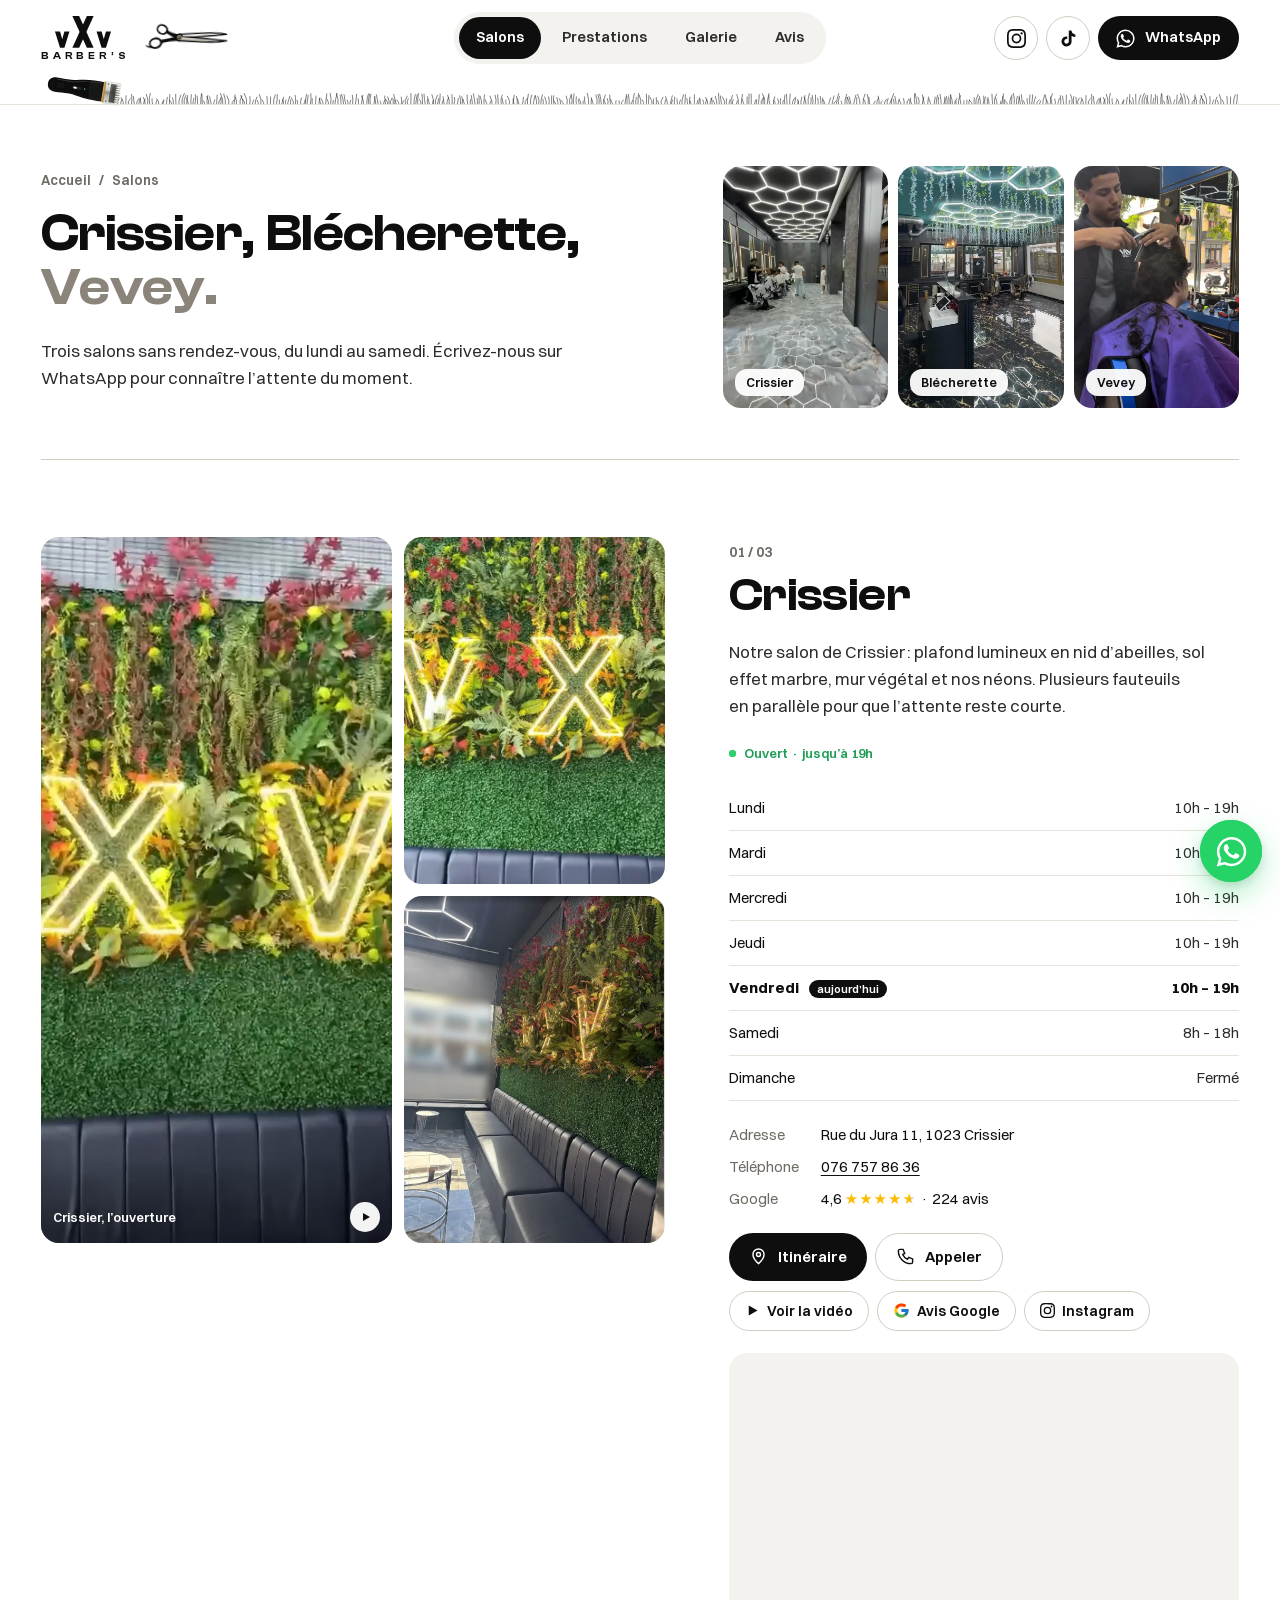
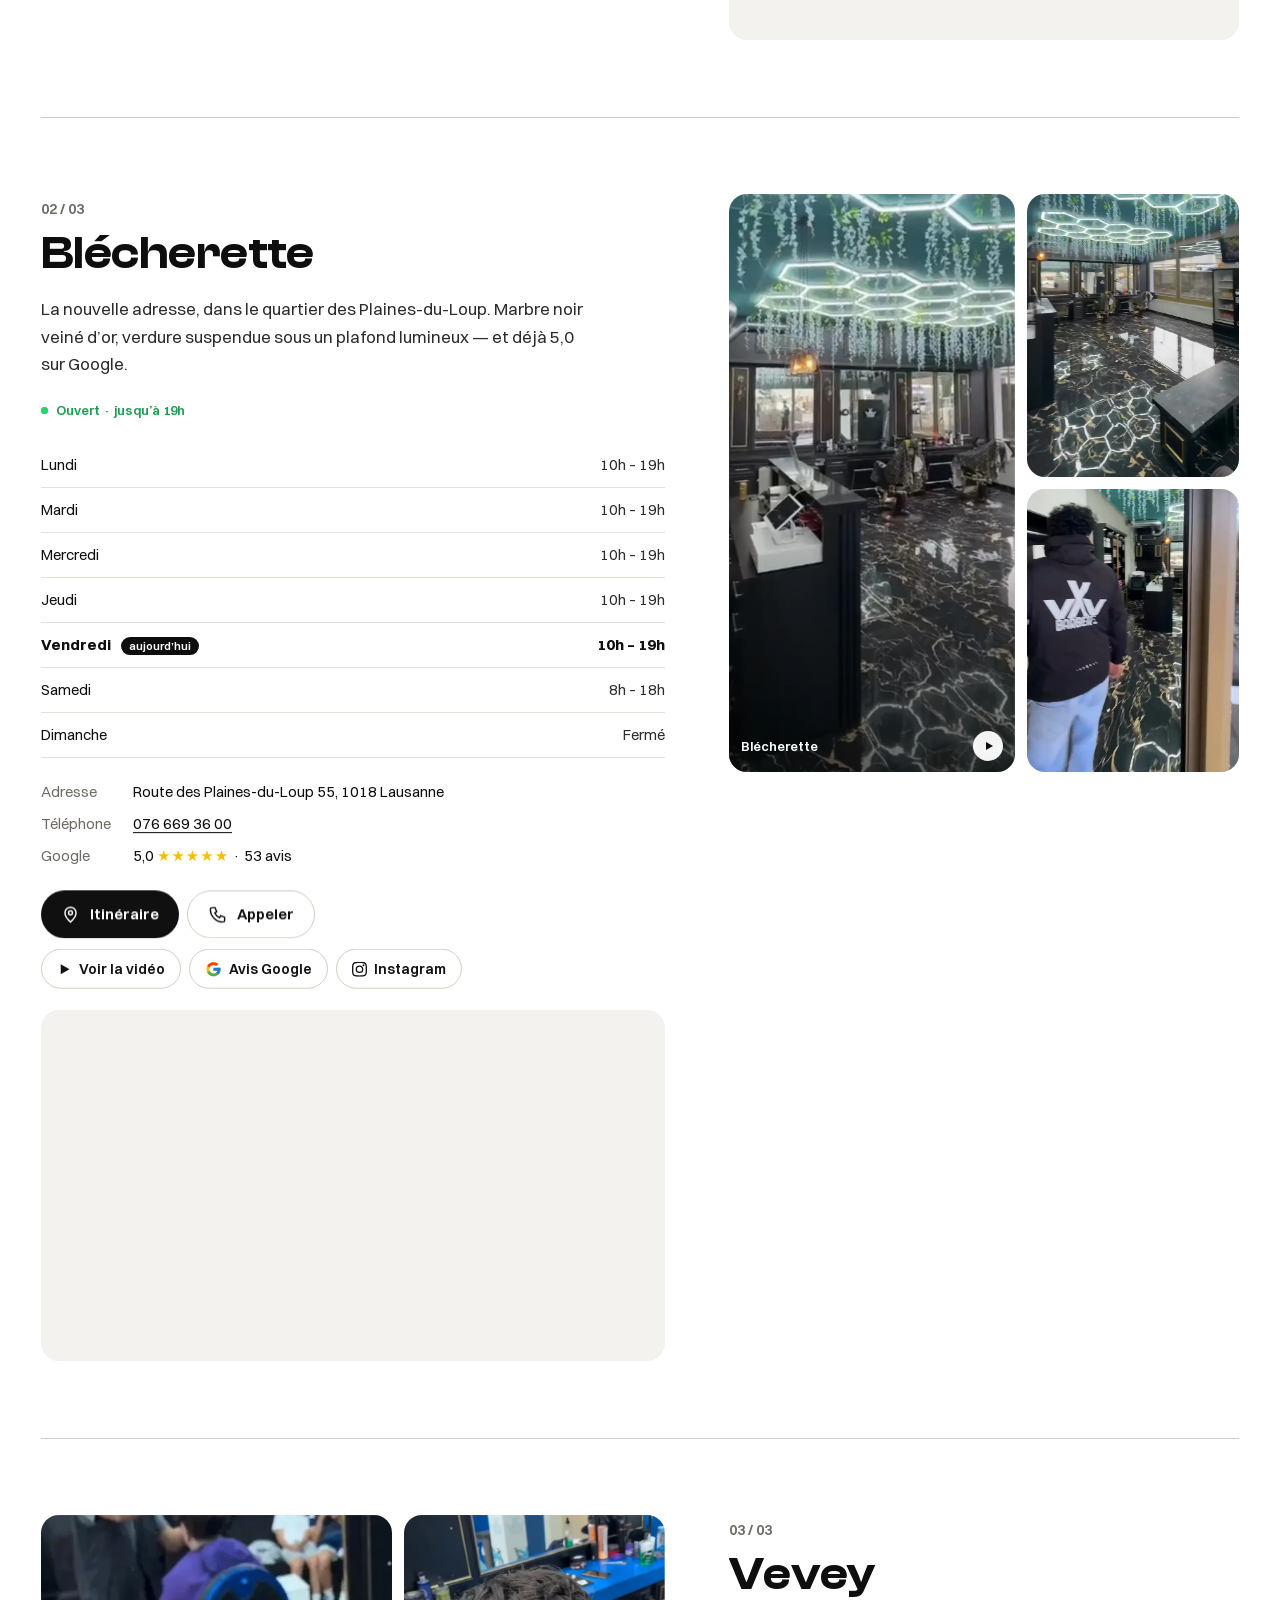
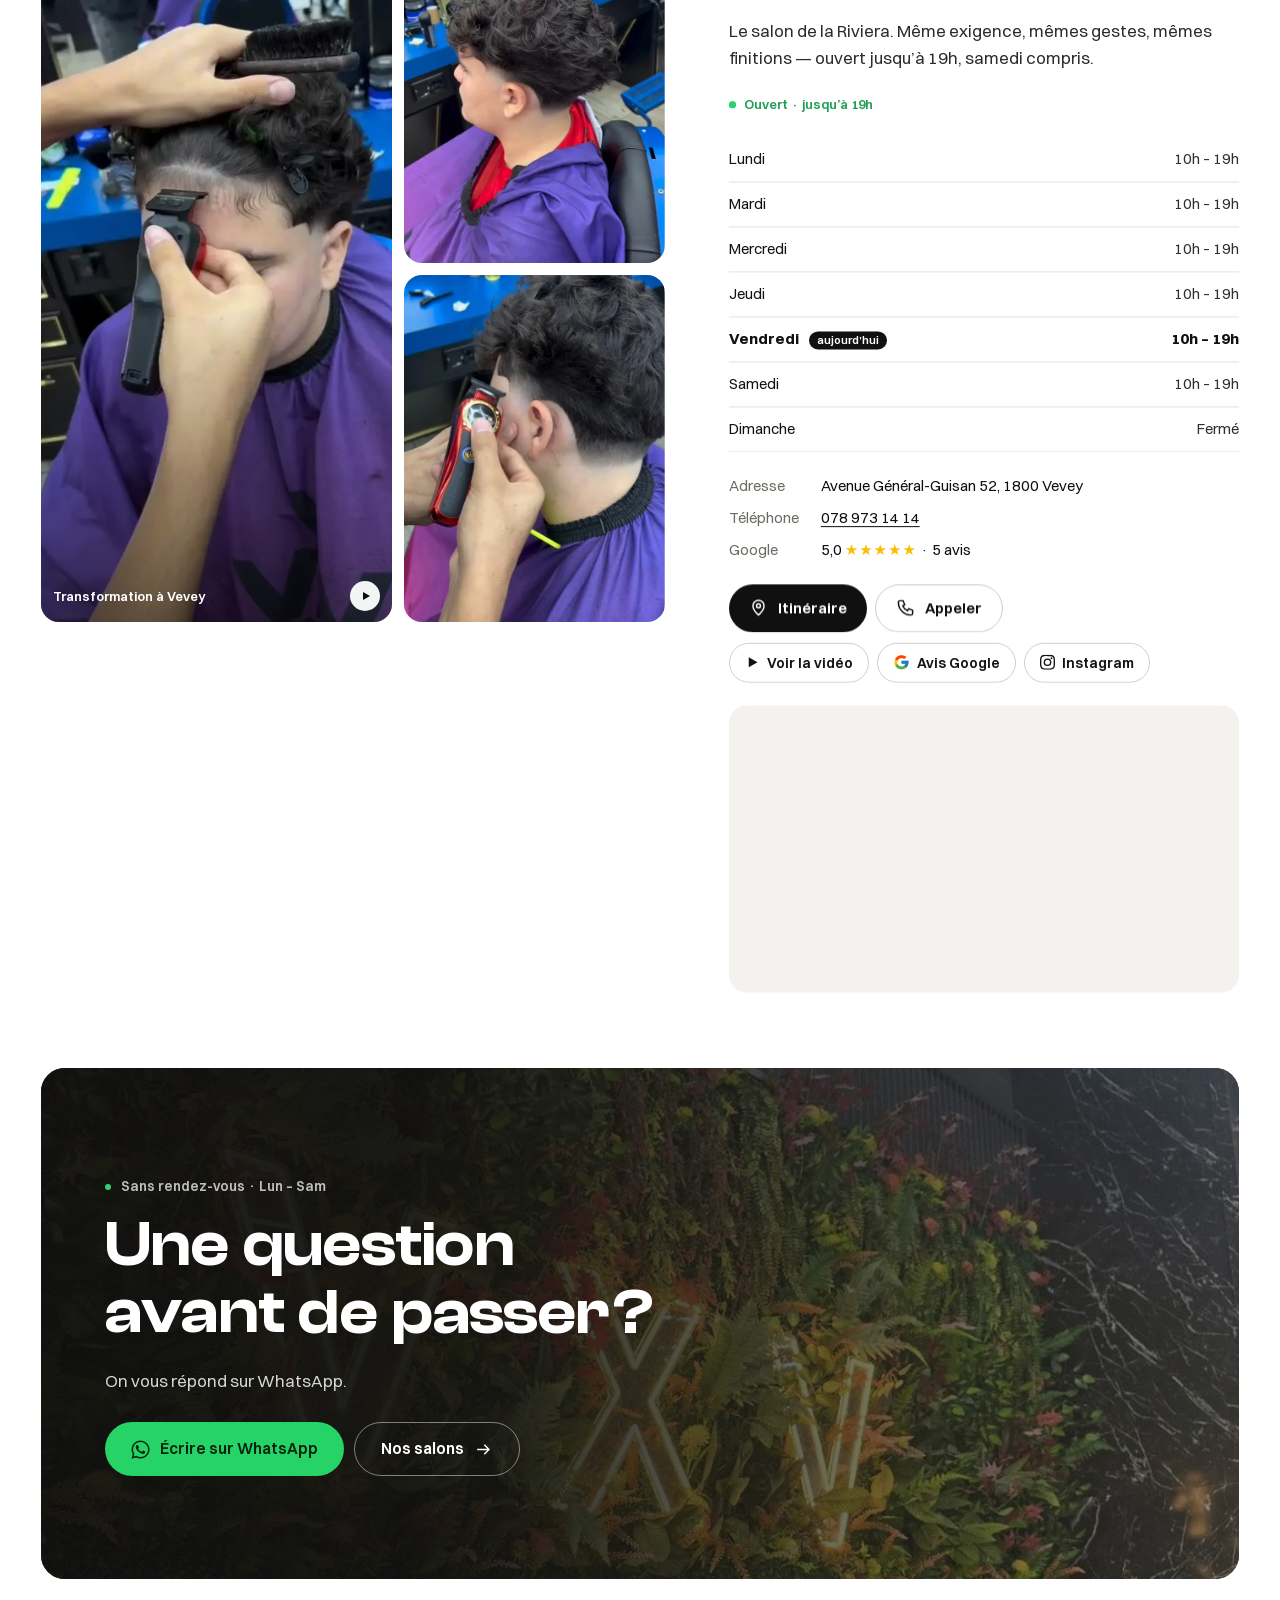
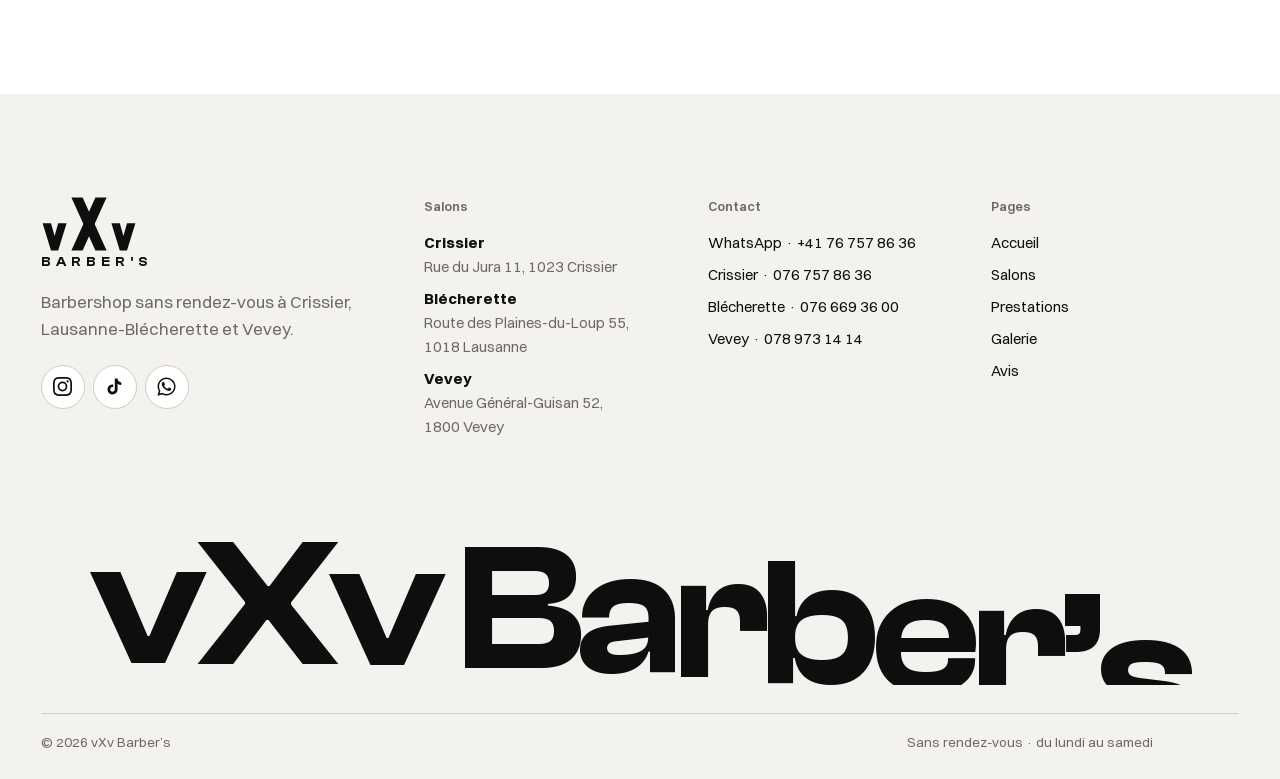
<file: docs/salons.html>
<!doctype html>
<html lang="fr-CH">
<head>
<meta charset="utf-8">
<meta name="viewport" content="width=device-width,initial-scale=1,viewport-fit=cover">
<title>Nos salons — vXv Barber’s</title>
<meta name="description" content="Adresses, horaires et accès des trois salons vXv Barber’s : Rue du Jura 11 à Crissier, Route des Plaines-du-Loup 55 à Lausanne, Avenue Général-Guisan 52 à Vevey.">
<meta name="robots" content="noindex,nofollow">
<link rel="canonical" href="https://welcometothenextlevel.github.io/vxvbarbers/salons">
<meta property="og:url" content="https://welcometothenextlevel.github.io/vxvbarbers/salons">
<meta name="theme-color" content="#ffffff">
<meta property="og:type" content="website">
<meta property="og:locale" content="fr_CH">
<meta property="og:site_name" content="vXv Barber’s">
<meta property="og:title" content="Nos salons — vXv Barber’s">
<meta property="og:description" content="Adresses, horaires et accès des trois salons vXv Barber’s : Rue du Jura 11 à Crissier, Route des Plaines-du-Loup 55 à Lausanne, Avenue Général-Guisan 52 à Vevey.">
<meta property="og:image" content="https://welcometothenextlevel.github.io/vxvbarbers/assets/img/og.jpg">
<meta name="twitter:card" content="summary_large_image">
<link rel="icon" href="assets/img/favicon.svg" type="image/svg+xml">
<link rel="icon" href="assets/img/favicon-32.png" sizes="32x32" type="image/png">
<link rel="apple-touch-icon" href="assets/img/apple-touch-icon.png">
<link rel="preload" href="assets/fonts/clash-display-600.woff2" as="font" type="font/woff2" crossorigin>
<link rel="preload" href="assets/fonts/switzer-400.woff2" as="font" type="font/woff2" crossorigin>
<link rel="preload" href="assets/fonts/switzer-600.woff2" as="font" type="font/woff2" crossorigin>
<link rel="stylesheet" href="assets/css/fonts.css?v=42">
<link rel="stylesheet" href="assets/css/site.css?v=42">
<script>document.documentElement.classList.add("js");if(!matchMedia("(prefers-reduced-motion: reduce)").matches)document.documentElement.classList.add("pre-intro");(function(p){if(p.slice(-5)===".html"){history.replaceState(null,"",p.slice(-11)==="/index.html"?p.slice(0,-10):p.slice(0,-5)+location.search+location.hash)}})(location.pathname)</script>
<script type="application/ld+json">{"@context": "https://schema.org", "@graph": [{"@type": "Organization", "@id": "https://welcometothenextlevel.github.io/vxvbarbers/#org", "name": "vXv Barber’s", "url": "https://welcometothenextlevel.github.io/vxvbarbers/", "logo": "https://welcometothenextlevel.github.io/vxvbarbers/assets/img/apple-touch-icon.png", "sameAs": ["https://www.instagram.com/vxvbarbers/", "https://www.instagram.com/vxvvevey/", "https://www.tiktok.com/@vxvbarbers"]}, {"@type": "BarberShop", "name": "vXv Barber’s Crissier", "url": "https://welcometothenextlevel.github.io/vxvbarbers/salons#crissier", "image": "https://welcometothenextlevel.github.io/vxvbarbers/assets/img/crissier-salle.jpg", "telephone": "+41767578636", "priceRange": "CHF 7–25", "address": {"@type": "PostalAddress", "streetAddress": "Rue du Jura 11", "postalCode": "1023", "addressLocality": "Crissier", "addressRegion": "VD", "addressCountry": "CH"}, "geo": {"@type": "GeoCoordinates", "latitude": 46.5394724, "longitude": 6.5784301}, "hasMap": "https://maps.google.com/?cid=6474767600733237800", "openingHoursSpecification": [{"@type": "OpeningHoursSpecification", "dayOfWeek": "Monday", "opens": "10:00", "closes": "19:00"}, {"@type": "OpeningHoursSpecification", "dayOfWeek": "Tuesday", "opens": "10:00", "closes": "19:00"}, {"@type": "OpeningHoursSpecification", "dayOfWeek": "Wednesday", "opens": "10:00", "closes": "19:00"}, {"@type": "OpeningHoursSpecification", "dayOfWeek": "Thursday", "opens": "10:00", "closes": "19:00"}, {"@type": "OpeningHoursSpecification", "dayOfWeek": "Friday", "opens": "10:00", "closes": "19:00"}, {"@type": "OpeningHoursSpecification", "dayOfWeek": "Saturday", "opens": "08:00", "closes": "18:00"}], "parentOrganization": {"@id": "https://welcometothenextlevel.github.io/vxvbarbers/#org"}}, {"@type": "BarberShop", "name": "vXv Barber’s Blécherette", "url": "https://welcometothenextlevel.github.io/vxvbarbers/salons#blecherette", "image": "https://welcometothenextlevel.github.io/vxvbarbers/assets/img/blecherette.jpg", "telephone": "+41766693600", "priceRange": "CHF 7–25", "address": {"@type": "PostalAddress", "streetAddress": "Route des Plaines-du-Loup 55", "postalCode": "1018", "addressLocality": "Lausanne", "addressRegion": "VD", "addressCountry": "CH"}, "geo": {"@type": "GeoCoordinates", "latitude": 46.5408039, "longitude": 6.620091}, "hasMap": "https://maps.google.com/?cid=17038360083882138446", "openingHoursSpecification": [{"@type": "OpeningHoursSpecification", "dayOfWeek": "Monday", "opens": "10:00", "closes": "19:00"}, {"@type": "OpeningHoursSpecification", "dayOfWeek": "Tuesday", "opens": "10:00", "closes": "19:00"}, {"@type": "OpeningHoursSpecification", "dayOfWeek": "Wednesday", "opens": "10:00", "closes": "19:00"}, {"@type": "OpeningHoursSpecification", "dayOfWeek": "Thursday", "opens": "10:00", "closes": "19:00"}, {"@type": "OpeningHoursSpecification", "dayOfWeek": "Friday", "opens": "10:00", "closes": "19:00"}, {"@type": "OpeningHoursSpecification", "dayOfWeek": "Saturday", "opens": "08:00", "closes": "18:00"}], "parentOrganization": {"@id": "https://welcometothenextlevel.github.io/vxvbarbers/#org"}}, {"@type": "BarberShop", "name": "vXv Barber’s Vevey", "url": "https://welcometothenextlevel.github.io/vxvbarbers/salons#vevey", "image": "https://welcometothenextlevel.github.io/vxvbarbers/assets/img/vevey-fauteuil.jpg", "telephone": "+41789731414", "priceRange": "CHF 7–25", "address": {"@type": "PostalAddress", "streetAddress": "Avenue Général-Guisan 52", "postalCode": "1800", "addressLocality": "Vevey", "addressRegion": "VD", "addressCountry": "CH"}, "geo": {"@type": "GeoCoordinates", "latitude": 46.4663417, "longitude": 6.8373042}, "hasMap": "https://maps.google.com/?cid=16263568392523329251", "openingHoursSpecification": [{"@type": "OpeningHoursSpecification", "dayOfWeek": "Monday", "opens": "10:00", "closes": "19:00"}, {"@type": "OpeningHoursSpecification", "dayOfWeek": "Tuesday", "opens": "10:00", "closes": "19:00"}, {"@type": "OpeningHoursSpecification", "dayOfWeek": "Wednesday", "opens": "10:00", "closes": "19:00"}, {"@type": "OpeningHoursSpecification", "dayOfWeek": "Thursday", "opens": "10:00", "closes": "19:00"}, {"@type": "OpeningHoursSpecification", "dayOfWeek": "Friday", "opens": "10:00", "closes": "19:00"}, {"@type": "OpeningHoursSpecification", "dayOfWeek": "Saturday", "opens": "10:00", "closes": "19:00"}], "parentOrganization": {"@id": "https://welcometothenextlevel.github.io/vxvbarbers/#org"}}]}</script>
</head>
<body>
<a class="skip" href="#main">Aller au contenu</a>
<header class="hdr"><div class="wrap hdr-in">
<div class="hdr-l"><a class="logo" href="./" aria-label="vXv Barber’s — accueil"><svg viewBox="0 0 120 70" aria-hidden="true"><polygon points="2,34 12.5,34 17,50 21.5,34 32,34 21.5,68 12.5,68"/><polygon points="38,2 52,2 82,68 68,68"/><polygon points="68,2 82,2 52,68 38,68"/><polygon points="88,34 98.5,34 103,50 107.5,34 118,34 107.5,68 98.5,68"/></svg><span>BARBER’S</span></a><span class="scis"><svg aria-hidden="true" focusable="false" xmlns="http://www.w3.org/2000/svg" viewBox="0 0 160 80" data-pivot="66 40"><defs><linearGradient id="scA-steel" x1="0" y1="0" x2="0" y2="1"><stop offset="0" stop-color="#f4f2ee"/><stop offset="0.4" stop-color="#e9e7e2"/><stop offset="0.6" stop-color="#cfcac0"/><stop offset="1" stop-color="#bdb8ae"/></linearGradient></defs><g id="sc-a" style="transform-box:view-box;transform-origin:66px 40px"><path fill="#0d0d0d" d="M29.92 42.36C40 40.86 51 39.6 60.83 37.37L66 45.8C55 45.8 41 45.3 31.16 48.73Z"/><path fill="#0d0d0d" d="M20.05 56.17L15.11 56.72C11.4 55.22 6.4 55.3 2.5 51.9A1.4 1.4 0 0 1 4.45 50.55C6.5 52.3 9.3 52.7 10.6 51.32L12.42 53.56Z"/><path fill="#0d0d0d" fill-rule="evenodd" d="M8.83 49.77A12.4 10.3 -11 1 1 33.17 45.03A12.4 10.3 -11 1 1 8.83 49.77ZM11.77 49.19A9 7 -11 1 0 29.44 45.76A9 7 -11 1 0 11.77 49.19Z"/><path fill="url(#scA-steel)" stroke="#0d0d0d" stroke-width="2.5" stroke-linejoin="round" d="M66 34.2C104 33.9 138 34.9 154 40L71.32 42.3A5.8 5.8 0 1 1 66 34.2Z"/><path fill="none" stroke="#0d0d0d" stroke-opacity="0.22" stroke-width="0.6" stroke-linecap="round" d="M78.94 39.99L122.94 38.76"/></g><g id="sc-b" style="transform-box:view-box;transform-origin:66px 40px"><path fill="#0d0d0d" d="M42.33 27.7C48 31.6 58 34.2 66 34.2L60.98 42.9C54 40.6 46.5 36.2 40.1 33.22Z"/><path fill="#0d0d0d" fill-rule="evenodd" d="M23.39 23.25A10.8 9.5 22 1 1 43.41 31.35A10.8 9.5 22 1 1 23.39 23.25ZM25.98 24.3A7.7 6.4 22 1 0 40.26 30.07A7.7 6.4 22 1 0 25.98 24.3Z"/><path fill="url(#scA-steel)" stroke="#0d0d0d" stroke-width="2.5" stroke-linejoin="round" d="M66 45.8C104 46.1 138 45.1 154 40L71.32 37.7A5.8 5.8 0 1 0 66 45.8Z"/><path fill="none" stroke="#0d0d0d" stroke-opacity="0.22" stroke-width="0.6" stroke-linecap="round" d="M78.94 40.01L122.94 41.24"/></g><g id="sc-pivot"><circle cx="66" cy="40" r="3.5" fill="#0d0d0d"/><circle cx="66" cy="40" r="2.15" fill="#b88a3e"/><path d="M64.65 41.35L67.35 38.65" stroke="#0d0d0d" stroke-width="0.7" stroke-linecap="round"/></g></svg>
</span></div>
<nav class="nav" aria-label="Navigation principale"><a href="salons" aria-current="page">Salons</a><a href="prestations">Prestations</a><a href="galerie">Galerie</a><a href="avis">Avis</a></nav>
<div class="hdr-r"><div class="socials"><a class="soc ig" href="https://www.instagram.com/vxvbarbers/" target="_blank" rel="noopener" aria-label="Instagram @vxvbarbers"><svg class="fi" viewBox="0 0 24 24" aria-hidden="true"><path d="M12 2.2c3.2 0 3.58 0 4.85.07 3.25.15 4.77 1.69 4.92 4.92.06 1.27.07 1.65.07 4.85s-.01 3.58-.07 4.85c-.15 3.23-1.66 4.77-4.92 4.92-1.27.06-1.65.07-4.85.07s-3.58-.01-4.85-.07c-3.26-.15-4.77-1.7-4.92-4.92C2.17 15.58 2.16 15.2 2.16 12s.01-3.58.07-4.85C2.38 3.92 3.9 2.38 7.15 2.23 8.42 2.17 8.8 2.16 12 2.16zM12 0C8.74 0 8.33.01 7.05.07 2.7.27.27 2.69.07 7.05.01 8.33 0 8.74 0 12s.01 3.67.07 4.95c.2 4.36 2.62 6.78 6.98 6.98C8.33 23.99 8.74 24 12 24s3.67-.01 4.95-.07c4.35-.2 6.78-2.62 6.98-6.98.06-1.28.07-1.69.07-4.95s-.01-3.67-.07-4.95c-.2-4.35-2.62-6.78-6.98-6.98C15.67.01 15.26 0 12 0zm0 5.84a6.16 6.16 0 1 0 0 12.32 6.16 6.16 0 0 0 0-12.32zM12 16a4 4 0 1 1 0-8 4 4 0 0 1 0 8zm6.4-11.85a1.44 1.44 0 1 0 0 2.88 1.44 1.44 0 0 0 0-2.88z"/></svg></a><a class="soc tt" href="https://www.tiktok.com/@vxvbarbers" target="_blank" rel="noopener" aria-label="TikTok @vxvbarbers"><svg class="fi" viewBox="0 0 24 24" aria-hidden="true"><path d="M19.59 6.69a4.83 4.83 0 0 1-3.77-4.25V2h-3.45v13.67a2.89 2.89 0 0 1-5.2 1.74 2.89 2.89 0 0 1 2.31-4.64c.3 0 .59.04.88.13V9.4a6.84 6.84 0 0 0-1-.05A6.33 6.33 0 0 0 5 20.1a6.34 6.34 0 0 0 10.86-4.43v-7a8.16 8.16 0 0 0 4.77 1.52v-3.4a4.85 4.85 0 0 1-1-.1z"/></svg></a></div><a class="btn btn-ink" href="https://wa.me/41767578636?text=Bonjour%20vXv%2C%20" target="_blank" rel="noopener"><svg class="fi" viewBox="0 0 24 24" aria-hidden="true"><path d="M17.47 14.38c-.3-.15-1.76-.87-2.03-.97-.27-.1-.47-.15-.67.15-.2.3-.77.97-.94 1.17-.17.2-.35.22-.64.07-.3-.15-1.26-.46-2.4-1.48-.89-.79-1.49-1.77-1.66-2.07-.17-.3-.02-.46.13-.6.13-.13.3-.35.45-.52.15-.17.2-.3.3-.5.1-.2.05-.37-.03-.52-.07-.15-.67-1.62-.92-2.22-.24-.58-.49-.5-.67-.51h-.57c-.2 0-.52.07-.8.37-.27.3-1.04 1.02-1.04 2.48s1.07 2.88 1.21 3.08c.15.2 2.1 3.2 5.08 4.49.71.31 1.26.49 1.69.63.71.22 1.36.19 1.87.12.57-.09 1.76-.72 2.01-1.41.25-.7.25-1.29.17-1.41-.07-.13-.27-.2-.57-.35zM12.05 21.5h-.01a9.4 9.4 0 0 1-4.8-1.31l-.34-.2-3.56.93.95-3.47-.22-.36a9.42 9.42 0 0 1-1.44-5.02c0-5.2 4.24-9.44 9.45-9.44a9.38 9.38 0 0 1 6.68 2.77 9.38 9.38 0 0 1 2.76 6.68c0 5.21-4.24 9.44-9.44 9.44zm8.04-17.48A11.3 11.3 0 0 0 12.05.7C5.79.7.69 5.8.69 12.07c0 2 .52 3.96 1.52 5.68L.6 23.6l6-1.57a11.33 11.33 0 0 0 5.44 1.38h.01c6.26 0 11.36-5.1 11.36-11.36 0-3.04-1.18-5.89-3.32-8.03z"/></svg><span>WhatsApp</span></a>
<button class="burger" type="button" aria-label="Ouvrir le menu" aria-expanded="false" aria-controls="mnav"><i></i><i></i></button></div>
</div>
<div class="shave" aria-hidden="true"><div class="wrap shave-in"><div class="hair"></div><div class="stubble"></div><div class="clipper"><svg aria-hidden="true" focusable="false" xmlns="http://www.w3.org/2000/svg" viewBox="0 0 200 80" data-edge="186.48 74.63"><defs><linearGradient id="clb-metal" gradientUnits="userSpaceOnUse" x1="0" y1="13.4" x2="0" y2="67"><stop offset="0" stop-color="#f3f3f0"/><stop offset="0.38" stop-color="#cdcdc8"/><stop offset="0.5" stop-color="#8c8c87"/><stop offset="0.62" stop-color="#b4b4af"/><stop offset="1" stop-color="#e2e2de"/></linearGradient><linearGradient id="clb-cutter" gradientUnits="userSpaceOnUse" x1="0" y1="17.4" x2="0" y2="62.6"><stop offset="0" stop-color="#5c5c57"/><stop offset="0.45" stop-color="#3f3f3b"/><stop offset="1" stop-color="#52524d"/></linearGradient></defs><g transform="translate(6.5 -5) rotate(9 100 40)"><g id="cl-blade"><path fill="url(#clb-metal)" stroke="#77776f" stroke-width="0.45" stroke-linejoin="round" d="
        M146 16.4 Q146 13.4 149 13.4 H176 L185 13.75 A1.25 1.25 0 0 1 185 16.25 L176 16.6
        V19 L185 19.35 A1.25 1.25 0 0 1 185 21.85 L176 22.2
        V24.6 L185 24.95 A1.25 1.25 0 0 1 185 27.45 L176 27.8
        V30.2 L185 30.55 A1.25 1.25 0 0 1 185 33.05 L176 33.4
        V35.8 L185 36.15 A1.25 1.25 0 0 1 185 38.65 L176 39
        V41.4 L185 41.75 A1.25 1.25 0 0 1 185 44.25 L176 44.6
        V47 L185 47.35 A1.25 1.25 0 0 1 185 49.85 L176 50.2
        V52.6 L185 52.95 A1.25 1.25 0 0 1 185 55.45 L176 55.8
        V58.2 L185 58.55 A1.25 1.25 0 0 1 185 61.05 L176 61.4
        V63.8 L185 64.15 A1.25 1.25 0 0 1 185 66.65 L176 67
        H149 Q146 67 146 64 Z"/><path fill="url(#clb-cutter)" d="
        M162 18.6 Q162 17.4 163.2 17.4 H175.7
        V19.7 L180.4 20.0 Q181.3 20.6 180.4 21.2 L175.7 21.5
        V25.3 L180.4 25.6 Q181.3 26.2 180.4 26.8 L175.7 27.1
        V30.9 L180.4 31.2 Q181.3 31.8 180.4 32.4 L175.7 32.7
        V36.5 L180.4 36.8 Q181.3 37.4 180.4 38.0 L175.7 38.3
        V42.1 L180.4 42.4 Q181.3 43.0 180.4 43.6 L175.7 43.9
        V47.7 L180.4 48.0 Q181.3 48.6 180.4 49.2 L175.7 49.5
        V53.3 L180.4 53.6 Q181.3 54.2 180.4 54.8 L175.7 55.1
        V58.9 L180.4 59.2 Q181.3 59.8 180.4 60.4 L175.7 60.7
        V62.6 H163.2 Q162 62.6 162 61.4 Z"/><path fill="none" stroke="#ffffff" stroke-opacity="0.35" stroke-width="0.8" stroke-linecap="round" d="M163.4 18.5 H174.6 M164.6 21 V59"/><circle cx="155.6" cy="19.4" r="2.2" fill="#6c6c66"/><circle cx="155.6" cy="61" r="2.2" fill="#6c6c66"/><path d="M154.2 20.8 L157 18 M154.2 62.4 L157 59.6" stroke="#ecece8" stroke-width="0.6" stroke-linecap="round"/></g><g id="cl-body"><path fill="#0d0d0d" d="
        M146 16.4
        C130 15.2 112 15.8 96 18.2
        C84 20 76 22.2 64 22.8
        C52 23.4 40 22.6 29 22.8
        C16 23 9.5 30.4 9.5 40.5
        C9.5 50.6 16 58 29 58.2
        C40 58.4 50 56.6 64 57.2
        C76 57.8 86 60.4 98 61.8
        C114 63.6 130 64.4 146 63.6 Z"/><path fill="#ffffff" fill-opacity="0.045" d="M114 16.6 C110 30 110 50 116 63 C128 64.2 136 64.2 146 63.6 V16.5 C136 15.7 125 15.8 114 16.6 Z"/><path fill="#ffffff" fill-opacity="0.15" d="
        M31 25.4
        C42 25.4 52 26.2 64 25.8
        C78 25.3 86 22.6 98 21
        C114 18.9 128 18.6 141 19.4
        C138.5 20.8 134 21 128 21
        C114 21 102 22.4 92 24.2
        C82 26 76 28.4 64 28.6
        C52 28.8 42 27.8 32 28
        C29 28 28.6 25.5 31 25.4 Z"/><path fill="none" stroke="#ffffff" stroke-opacity="0.08" stroke-width="1.1" stroke-linecap="round" d="M31 55.8 C42 55.8 50 54 64 54.6 C78 55.2 88 58 100 59.4 C116 61 130 61.6 141 61.2"/><path fill="none" stroke="#2e2e2e" stroke-width="0.7" d="M114 16.6 C110 30 110 50 116 63 M24.5 23.6 C20 32 20 49 24.5 57.6"/><path fill="none" stroke="#262626" stroke-width="1.3" stroke-linecap="round" d="M34 35.2 V45.8 M38.4 34.9 V46.1 M42.8 34.6 V46.4 M47.2 34.4 V46.6"/><circle cx="100" cy="40.5" r="2.7" fill="#232323"/><rect x="70" y="37" width="22" height="7" rx="3.5" fill="#262626"/><rect x="72" y="38.3" width="9" height="4.4" rx="2.2" fill="#f3f1ec"/><path d="M75.4 39.4 V41.6 M77.6 39.4 V41.6" stroke="#cfcac0" stroke-width="0.5" stroke-linecap="round"/><rect x="144" y="15" width="6" height="50" rx="1.8" fill="#b88a3e"/><rect x="145.1" y="16" width="1.2" height="48" rx="0.6" fill="#e0bd78"/></g><circle id="cl-led" cx="100" cy="40.5" r="1.7" fill="#3ddc84"/></g></svg>
</div></div></div>
</header>
<div class="mnav" id="mnav"><ol><li><a href="./" style="--i:0">Accueil<small>01</small></a></li><li><a href="salons" style="--i:1" aria-current="page">Salons<small>02</small></a></li><li><a href="prestations" style="--i:2">Prestations<small>03</small></a></li><li><a href="galerie" style="--i:3">Galerie<small>04</small></a></li><li><a href="avis" style="--i:4">Avis<small>05</small></a></li></ol>
<div class="mnav-foot"><a class="btn btn-wa" href="https://wa.me/41767578636?text=Bonjour%20vXv%2C%20" target="_blank" rel="noopener"><svg class="fi" viewBox="0 0 24 24" aria-hidden="true"><path d="M17.47 14.38c-.3-.15-1.76-.87-2.03-.97-.27-.1-.47-.15-.67.15-.2.3-.77.97-.94 1.17-.17.2-.35.22-.64.07-.3-.15-1.26-.46-2.4-1.48-.89-.79-1.49-1.77-1.66-2.07-.17-.3-.02-.46.13-.6.13-.13.3-.35.45-.52.15-.17.2-.3.3-.5.1-.2.05-.37-.03-.52-.07-.15-.67-1.62-.92-2.22-.24-.58-.49-.5-.67-.51h-.57c-.2 0-.52.07-.8.37-.27.3-1.04 1.02-1.04 2.48s1.07 2.88 1.21 3.08c.15.2 2.1 3.2 5.08 4.49.71.31 1.26.49 1.69.63.71.22 1.36.19 1.87.12.57-.09 1.76-.72 2.01-1.41.25-.7.25-1.29.17-1.41-.07-.13-.27-.2-.57-.35zM12.05 21.5h-.01a9.4 9.4 0 0 1-4.8-1.31l-.34-.2-3.56.93.95-3.47-.22-.36a9.42 9.42 0 0 1-1.44-5.02c0-5.2 4.24-9.44 9.45-9.44a9.38 9.38 0 0 1 6.68 2.77 9.38 9.38 0 0 1 2.76 6.68c0 5.21-4.24 9.44-9.44 9.44zm8.04-17.48A11.3 11.3 0 0 0 12.05.7C5.79.7.69 5.8.69 12.07c0 2 .52 3.96 1.52 5.68L.6 23.6l6-1.57a11.33 11.33 0 0 0 5.44 1.38h.01c6.26 0 11.36-5.1 11.36-11.36 0-3.04-1.18-5.89-3.32-8.03z"/></svg> Écrire sur WhatsApp</a><div class="socials"><a class="soc ig" href="https://www.instagram.com/vxvbarbers/" target="_blank" rel="noopener" aria-label="Instagram @vxvbarbers"><svg class="fi" viewBox="0 0 24 24" aria-hidden="true"><path d="M12 2.2c3.2 0 3.58 0 4.85.07 3.25.15 4.77 1.69 4.92 4.92.06 1.27.07 1.65.07 4.85s-.01 3.58-.07 4.85c-.15 3.23-1.66 4.77-4.92 4.92-1.27.06-1.65.07-4.85.07s-3.58-.01-4.85-.07c-3.26-.15-4.77-1.7-4.92-4.92C2.17 15.58 2.16 15.2 2.16 12s.01-3.58.07-4.85C2.38 3.92 3.9 2.38 7.15 2.23 8.42 2.17 8.8 2.16 12 2.16zM12 0C8.74 0 8.33.01 7.05.07 2.7.27.27 2.69.07 7.05.01 8.33 0 8.74 0 12s.01 3.67.07 4.95c.2 4.36 2.62 6.78 6.98 6.98C8.33 23.99 8.74 24 12 24s3.67-.01 4.95-.07c4.35-.2 6.78-2.62 6.98-6.98.06-1.28.07-1.69.07-4.95s-.01-3.67-.07-4.95c-.2-4.35-2.62-6.78-6.98-6.98C15.67.01 15.26 0 12 0zm0 5.84a6.16 6.16 0 1 0 0 12.32 6.16 6.16 0 0 0 0-12.32zM12 16a4 4 0 1 1 0-8 4 4 0 0 1 0 8zm6.4-11.85a1.44 1.44 0 1 0 0 2.88 1.44 1.44 0 0 0 0-2.88z"/></svg></a><a class="soc tt" href="https://www.tiktok.com/@vxvbarbers" target="_blank" rel="noopener" aria-label="TikTok @vxvbarbers"><svg class="fi" viewBox="0 0 24 24" aria-hidden="true"><path d="M19.59 6.69a4.83 4.83 0 0 1-3.77-4.25V2h-3.45v13.67a2.89 2.89 0 0 1-5.2 1.74 2.89 2.89 0 0 1 2.31-4.64c.3 0 .59.04.88.13V9.4a6.84 6.84 0 0 0-1-.05A6.33 6.33 0 0 0 5 20.1a6.34 6.34 0 0 0 10.86-4.43v-7a8.16 8.16 0 0 0 4.77 1.52v-3.4a4.85 4.85 0 0 1-1-.1z"/></svg></a></div></div></div>
<main id="main">
<section class="phead has-side"><div class="wrap"><div class="phead-grid">
<div><nav class="crumbs" aria-label="Fil d’Ariane" data-in><a href="./">Accueil</a><span>/</span><span>Salons</span></nav>
<h1 class="h h-1">Crissier, Blécherette,<br><span class="soft">Vevey.</span></h1>
<p class="lead" data-in>Trois salons sans <span class="nw">rendez-vous,</span> du lundi au samedi. Écrivez-nous sur WhatsApp pour connaître l’attente du moment.</p></div>
<div class="phead-side" data-in><div class="ph-trio"><a href="#crissier" class="ph"><span class="cap">Crissier</span><picture><source type="image/webp" srcset="assets/img/crissier-salle.webp"><img src="assets/img/crissier-salle.jpg" alt="Le salon de Crissier" width="576" height="1024" decoding="async"></picture></a><a href="#blecherette" class="ph"><span class="cap">Blécherette</span><picture><source type="image/webp" srcset="assets/img/blecherette.webp"><img src="assets/img/blecherette.jpg" alt="Le salon de la Blécherette" width="720" height="960" decoding="async"></picture></a><a href="#vevey" class="ph"><span class="cap">Vevey</span><picture><source type="image/webp" srcset="assets/img/vevey-fauteuil.webp"><img src="assets/img/vevey-fauteuil.jpg" alt="Le salon de Vevey" width="619" height="1100" decoding="async"></picture></a></div></div>
</div></div></section><div class="wrap"><section class="sd" id="crissier" data-hours='[null, ["10:00", "19:00"], ["10:00", "19:00"], ["10:00", "19:00"], ["10:00", "19:00"], ["10:00", "19:00"], ["08:00", "18:00"]]'>
<div class="sd-media">
<div class="ph" data-reveal><button type="button" class="wcard" style="position:absolute;inset:0;aspect-ratio:auto;border-radius:0" data-video="assets/video/full/crissier.mp4" data-title="Crissier, l’ouverture" data-meta="Crissier" data-poster="assets/img/v-crissier.webp" aria-label="Lire la vidéo : Crissier, l’ouverture"><video data-auto muted loop playsinline preload="none" poster="assets/img/v-crissier.webp" data-src="assets/video/loop/crissier.mp4"></video><span class="lbl"><span class="t">Crissier, l’ouverture</span><span class="play"><svg viewBox="0 0 24 24" aria-hidden="true"><path d="M6 4l14 8-14 8z"/></svg></span></span></button></div>
<div class="ph" data-reveal><picture><source type="image/webp" srcset="assets/img/neon-close.webp"><img src="assets/img/neon-close.jpg" alt="Les néons vXv sur le mur végétal — salon de Crissier" width="576" height="1024" loading="lazy" decoding="async"></picture></div>
<div class="ph" data-reveal><picture><source type="image/webp" srcset="assets/img/lounge-800.webp"><img src="assets/img/lounge.jpg" alt="La banquette d’attente face au mur végétal — salon de Crissier" width="1156" height="1500" loading="lazy" decoding="async"></picture></div>
</div>
<div class="sd-info">
<span class="num" data-rv>01 / 03</span>
<h2 class="h h-2" data-split>Crissier</h2>
<p class="lead" data-rv>Notre salon de Crissier : plafond lumineux en nid d’abeilles, sol effet marbre, mur végétal et nos néons. Plusieurs fauteuils en parallèle pour que l’attente reste courte.</p>
<span class="status" data-status data-rv>Horaires</span>
<table class="hours" data-rv><caption class="sr">Horaires — Crissier</caption><tr data-day="1"><td>Lundi</td><td>10h – 19h</td></tr><tr data-day="2"><td>Mardi</td><td>10h – 19h</td></tr><tr data-day="3"><td>Mercredi</td><td>10h – 19h</td></tr><tr data-day="4"><td>Jeudi</td><td>10h – 19h</td></tr><tr data-day="5"><td>Vendredi</td><td>10h – 19h</td></tr><tr data-day="6"><td>Samedi</td><td>8h – 18h</td></tr><tr data-day="0"><td>Dimanche</td><td>Fermé</td></tr></table>
<dl class="facts" data-rv><dt>Adresse</dt><dd>Rue du Jura 11, 1023 Crissier</dd><dt>Téléphone</dt><dd><a href="tel:+41767578636">076 757 86 36</a></dd><dt>Google</dt><dd>4,6 <span class="stars" role="img" aria-label="Note 4,6 sur 5" style="--p:92%">★★★★★</span> · 224 avis</dd></dl>
<div class="sd-acts" data-rv><a class="btn btn-ink" href="https://www.google.com/maps/search/?api=1&query=vXv%20Barber%27s%20Rue%20du%20Jura%2011%201023%20Crissier&query_place_id=ChIJTa0I34cxjEcRKLLp_NP-2lk" target="_blank" rel="noopener"><svg viewBox="0 0 24 24" fill="none" stroke="currentColor" stroke-width="1.8" aria-hidden="true"><path d="M12 21s-7-6.2-7-11.5a7 7 0 0 1 14 0C19 14.8 12 21 12 21z"/><circle cx="12" cy="9.5" r="2.5"/></svg> Itinéraire</a><a class="btn btn-line" href="tel:+41767578636"><svg viewBox="0 0 24 24" fill="none" stroke="currentColor" stroke-width="1.8" aria-hidden="true"><path d="M5 3h4l2 5-2.5 1.5a11 11 0 0 0 6 6L16 13l5 2v4a2 2 0 0 1-2 2A16 16 0 0 1 3 5a2 2 0 0 1 2-2z"/></svg> Appeler</a></div>
<div class="sd-acts sd-acts-2" data-rv><button type="button" class="chip" data-video="assets/video/full/crissier.mp4" data-title="Crissier, l’ouverture" data-meta="Crissier" data-poster="assets/img/v-crissier.webp"><svg class="fi" viewBox="0 0 24 24" aria-hidden="true"><path d="M6 4l14 8-14 8z"/></svg> Voir la vidéo</button><a class="chip" href="https://search.google.com/local/reviews?placeid=ChIJTa0I34cxjEcRKLLp_NP-2lk" target="_blank" rel="noopener"><svg class="g" viewBox="0 0 48 48" aria-hidden="true"><path fill="#FFC107" d="M43.6 20.1H42V20H24v8h11.3C33.7 32.7 29.2 36 24 36c-6.6 0-12-5.4-12-12s5.4-12 12-12c3.1 0 5.8 1.2 7.9 3l5.7-5.7C34 6.1 29.3 4 24 4 12.9 4 4 12.9 4 24s8.9 20 20 20 20-8.9 20-20c0-1.3-.1-2.6-.4-3.9z"/><path fill="#FF3D00" d="m6.3 14.7 6.6 4.8C14.7 15.1 19 12 24 12c3.1 0 5.8 1.2 7.9 3l5.7-5.7C34 6.1 29.3 4 24 4 16.3 4 9.7 8.3 6.3 14.7z"/><path fill="#4CAF50" d="M24 44c5.2 0 9.9-2 13.4-5.2l-6.2-5.2C29.2 35.1 26.7 36 24 36c-5.2 0-9.6-3.3-11.3-7.9l-6.5 5C9.5 39.6 16.2 44 24 44z"/><path fill="#1976D2" d="M43.6 20.1H42V20H24v8h11.3c-.8 2.2-2.2 4.2-4.1 5.6l6.2 5.2C37 39.2 44 34 44 24c0-1.3-.1-2.6-.4-3.9z"/></svg> Avis Google</a><a class="chip" href="https://www.instagram.com/vxvbarbers/" target="_blank" rel="noopener"><svg class="fi" viewBox="0 0 24 24" aria-hidden="true"><path d="M12 2.2c3.2 0 3.58 0 4.85.07 3.25.15 4.77 1.69 4.92 4.92.06 1.27.07 1.65.07 4.85s-.01 3.58-.07 4.85c-.15 3.23-1.66 4.77-4.92 4.92-1.27.06-1.65.07-4.85.07s-3.58-.01-4.85-.07c-3.26-.15-4.77-1.7-4.92-4.92C2.17 15.58 2.16 15.2 2.16 12s.01-3.58.07-4.85C2.38 3.92 3.9 2.38 7.15 2.23 8.42 2.17 8.8 2.16 12 2.16zM12 0C8.74 0 8.33.01 7.05.07 2.7.27.27 2.69.07 7.05.01 8.33 0 8.74 0 12s.01 3.67.07 4.95c.2 4.36 2.62 6.78 6.98 6.98C8.33 23.99 8.74 24 12 24s3.67-.01 4.95-.07c4.35-.2 6.78-2.62 6.98-6.98.06-1.28.07-1.69.07-4.95s-.01-3.67-.07-4.95c-.2-4.35-2.62-6.78-6.98-6.98C15.67.01 15.26 0 12 0zm0 5.84a6.16 6.16 0 1 0 0 12.32 6.16 6.16 0 0 0 0-12.32zM12 16a4 4 0 1 1 0-8 4 4 0 0 1 0 8zm6.4-11.85a1.44 1.44 0 1 0 0 2.88 1.44 1.44 0 0 0 0-2.88z"/></svg> Instagram</a></div>
<div class="map" data-rv><iframe src="https://maps.google.com/maps?q=Rue%20du%20Jura%2011%2C%201023%20Crissier&amp;z=16&amp;output=embed" title="Carte — vXv Barber’s Crissier" loading="lazy" referrerpolicy="no-referrer-when-downgrade"></iframe></div>
</div>
</section><section class="sd" id="blecherette" data-hours='[null, ["10:00", "19:00"], ["10:00", "19:00"], ["10:00", "19:00"], ["10:00", "19:00"], ["10:00", "19:00"], ["08:00", "18:00"]]'>
<div class="sd-media">
<div class="ph" data-reveal><button type="button" class="wcard" style="position:absolute;inset:0;aspect-ratio:auto;border-radius:0" data-video="assets/video/full/blecherette.mp4" data-title="Blécherette" data-meta="La nouvelle adresse" data-poster="assets/img/v-blecherette.webp" aria-label="Lire la vidéo : Blécherette"><video data-auto muted loop playsinline preload="none" poster="assets/img/v-blecherette.webp" data-src="assets/video/loop/blecherette.mp4"></video><span class="lbl"><span class="t">Blécherette</span><span class="play"><svg viewBox="0 0 24 24" aria-hidden="true"><path d="M6 4l14 8-14 8z"/></svg></span></span></button></div>
<div class="ph" data-reveal><picture><source type="image/webp" srcset="assets/img/blecherette-salle.webp"><img src="assets/img/blecherette-salle.jpg" alt="Marbre noir et plafond lumineux — salon de la Blécherette" width="720" height="896" loading="lazy" decoding="async"></picture></div>
<div class="ph" data-reveal><picture><source type="image/webp" srcset="assets/img/blecherette-entree.webp"><img src="assets/img/blecherette-entree.jpg" alt="L’entrée du salon — salon de la Blécherette" width="720" height="896" loading="lazy" decoding="async"></picture></div>
</div>
<div class="sd-info">
<span class="num" data-rv>02 / 03</span>
<h2 class="h h-2" data-split>Blécherette</h2>
<p class="lead" data-rv>La nouvelle adresse, dans le quartier des <span class="nw">Plaines-du-Loup.</span> Marbre noir veiné d’or, verdure suspendue sous un plafond lumineux — et déjà 5,0 sur Google.</p>
<span class="status" data-status data-rv>Horaires</span>
<table class="hours" data-rv><caption class="sr">Horaires — Blécherette</caption><tr data-day="1"><td>Lundi</td><td>10h – 19h</td></tr><tr data-day="2"><td>Mardi</td><td>10h – 19h</td></tr><tr data-day="3"><td>Mercredi</td><td>10h – 19h</td></tr><tr data-day="4"><td>Jeudi</td><td>10h – 19h</td></tr><tr data-day="5"><td>Vendredi</td><td>10h – 19h</td></tr><tr data-day="6"><td>Samedi</td><td>8h – 18h</td></tr><tr data-day="0"><td>Dimanche</td><td>Fermé</td></tr></table>
<dl class="facts" data-rv><dt>Adresse</dt><dd>Route des <span class="nw">Plaines-du-Loup</span> 55, 1018 Lausanne</dd><dt>Téléphone</dt><dd><a href="tel:+41766693600">076 669 36 00</a></dd><dt>Google</dt><dd>5,0 <span class="stars" role="img" aria-label="Note 5,0 sur 5" style="--p:100%">★★★★★</span> · 53 avis</dd></dl>
<div class="sd-acts" data-rv><a class="btn btn-ink" href="https://www.google.com/maps/search/?api=1&query=vXv%20Barber%27s%20Route%20des%20Plaines-du-Loup%2055%201018%20Lausanne&query_place_id=ChIJrwco4I8xjEcRTlv9IjlqdOw" target="_blank" rel="noopener"><svg viewBox="0 0 24 24" fill="none" stroke="currentColor" stroke-width="1.8" aria-hidden="true"><path d="M12 21s-7-6.2-7-11.5a7 7 0 0 1 14 0C19 14.8 12 21 12 21z"/><circle cx="12" cy="9.5" r="2.5"/></svg> Itinéraire</a><a class="btn btn-line" href="tel:+41766693600"><svg viewBox="0 0 24 24" fill="none" stroke="currentColor" stroke-width="1.8" aria-hidden="true"><path d="M5 3h4l2 5-2.5 1.5a11 11 0 0 0 6 6L16 13l5 2v4a2 2 0 0 1-2 2A16 16 0 0 1 3 5a2 2 0 0 1 2-2z"/></svg> Appeler</a></div>
<div class="sd-acts sd-acts-2" data-rv><button type="button" class="chip" data-video="assets/video/full/blecherette.mp4" data-title="Blécherette" data-meta="La nouvelle adresse" data-poster="assets/img/v-blecherette.webp"><svg class="fi" viewBox="0 0 24 24" aria-hidden="true"><path d="M6 4l14 8-14 8z"/></svg> Voir la vidéo</button><a class="chip" href="https://search.google.com/local/reviews?placeid=ChIJrwco4I8xjEcRTlv9IjlqdOw" target="_blank" rel="noopener"><svg class="g" viewBox="0 0 48 48" aria-hidden="true"><path fill="#FFC107" d="M43.6 20.1H42V20H24v8h11.3C33.7 32.7 29.2 36 24 36c-6.6 0-12-5.4-12-12s5.4-12 12-12c3.1 0 5.8 1.2 7.9 3l5.7-5.7C34 6.1 29.3 4 24 4 12.9 4 4 12.9 4 24s8.9 20 20 20 20-8.9 20-20c0-1.3-.1-2.6-.4-3.9z"/><path fill="#FF3D00" d="m6.3 14.7 6.6 4.8C14.7 15.1 19 12 24 12c3.1 0 5.8 1.2 7.9 3l5.7-5.7C34 6.1 29.3 4 24 4 16.3 4 9.7 8.3 6.3 14.7z"/><path fill="#4CAF50" d="M24 44c5.2 0 9.9-2 13.4-5.2l-6.2-5.2C29.2 35.1 26.7 36 24 36c-5.2 0-9.6-3.3-11.3-7.9l-6.5 5C9.5 39.6 16.2 44 24 44z"/><path fill="#1976D2" d="M43.6 20.1H42V20H24v8h11.3c-.8 2.2-2.2 4.2-4.1 5.6l6.2 5.2C37 39.2 44 34 44 24c0-1.3-.1-2.6-.4-3.9z"/></svg> Avis Google</a><a class="chip" href="https://www.instagram.com/vxvbarbers/" target="_blank" rel="noopener"><svg class="fi" viewBox="0 0 24 24" aria-hidden="true"><path d="M12 2.2c3.2 0 3.58 0 4.85.07 3.25.15 4.77 1.69 4.92 4.92.06 1.27.07 1.65.07 4.85s-.01 3.58-.07 4.85c-.15 3.23-1.66 4.77-4.92 4.92-1.27.06-1.65.07-4.85.07s-3.58-.01-4.85-.07c-3.26-.15-4.77-1.7-4.92-4.92C2.17 15.58 2.16 15.2 2.16 12s.01-3.58.07-4.85C2.38 3.92 3.9 2.38 7.15 2.23 8.42 2.17 8.8 2.16 12 2.16zM12 0C8.74 0 8.33.01 7.05.07 2.7.27.27 2.69.07 7.05.01 8.33 0 8.74 0 12s.01 3.67.07 4.95c.2 4.36 2.62 6.78 6.98 6.98C8.33 23.99 8.74 24 12 24s3.67-.01 4.95-.07c4.35-.2 6.78-2.62 6.98-6.98.06-1.28.07-1.69.07-4.95s-.01-3.67-.07-4.95c-.2-4.35-2.62-6.78-6.98-6.98C15.67.01 15.26 0 12 0zm0 5.84a6.16 6.16 0 1 0 0 12.32 6.16 6.16 0 0 0 0-12.32zM12 16a4 4 0 1 1 0-8 4 4 0 0 1 0 8zm6.4-11.85a1.44 1.44 0 1 0 0 2.88 1.44 1.44 0 0 0 0-2.88z"/></svg> Instagram</a></div>
<div class="map" data-rv><iframe src="https://maps.google.com/maps?q=Route%20des%20Plaines-du-Loup%2055%2C%201018%20Lausanne&amp;z=16&amp;output=embed" title="Carte — vXv Barber’s Blécherette" loading="lazy" referrerpolicy="no-referrer-when-downgrade"></iframe></div>
</div>
</section><section class="sd" id="vevey" data-hours='[null, ["10:00", "19:00"], ["10:00", "19:00"], ["10:00", "19:00"], ["10:00", "19:00"], ["10:00", "19:00"], ["10:00", "19:00"]]'>
<div class="sd-media">
<div class="ph" data-reveal><button type="button" class="wcard" style="position:absolute;inset:0;aspect-ratio:auto;border-radius:0" data-video="assets/video/full/vevey.mp4" data-title="Transformation à Vevey" data-meta="Vevey" data-poster="assets/img/v-vevey.webp" aria-label="Lire la vidéo : Transformation à Vevey"><video data-auto muted loop playsinline preload="none" poster="assets/img/v-vevey.webp" data-src="assets/video/loop/vevey.mp4"></video><span class="lbl"><span class="t">Transformation à Vevey</span><span class="play"><svg viewBox="0 0 24 24" aria-hidden="true"><path d="M6 4l14 8-14 8z"/></svg></span></span></button></div>
<div class="ph" data-reveal><picture><source type="image/webp" srcset="assets/img/vevey.webp"><img src="assets/img/vevey.jpg" alt="Boucles et dégradé — salon de Vevey" width="619" height="1100" loading="lazy" decoding="async"></picture></div>
<div class="ph" data-reveal><picture><source type="image/webp" srcset="assets/img/vevey-tondeuse.webp"><img src="assets/img/vevey-tondeuse.jpg" alt="Contours à la tondeuse — salon de Vevey" width="619" height="1100" loading="lazy" decoding="async"></picture></div>
</div>
<div class="sd-info">
<span class="num" data-rv>03 / 03</span>
<h2 class="h h-2" data-split>Vevey</h2>
<p class="lead" data-rv>Le salon de la Riviera. Même exigence, mêmes gestes, mêmes finitions — ouvert jusqu’à 19h, samedi compris.</p>
<span class="status" data-status data-rv>Horaires</span>
<table class="hours" data-rv><caption class="sr">Horaires — Vevey</caption><tr data-day="1"><td>Lundi</td><td>10h – 19h</td></tr><tr data-day="2"><td>Mardi</td><td>10h – 19h</td></tr><tr data-day="3"><td>Mercredi</td><td>10h – 19h</td></tr><tr data-day="4"><td>Jeudi</td><td>10h – 19h</td></tr><tr data-day="5"><td>Vendredi</td><td>10h – 19h</td></tr><tr data-day="6"><td>Samedi</td><td>10h – 19h</td></tr><tr data-day="0"><td>Dimanche</td><td>Fermé</td></tr></table>
<dl class="facts" data-rv><dt>Adresse</dt><dd>Avenue <span class="nw">Général-Guisan</span> 52, 1800 Vevey</dd><dt>Téléphone</dt><dd><a href="tel:+41789731414">078 973 14 14</a></dd><dt>Google</dt><dd>5,0 <span class="stars" role="img" aria-label="Note 5,0 sur 5" style="--p:100%">★★★★★</span> · 5 avis</dd></dl>
<div class="sd-acts" data-rv><a class="btn btn-ink" href="https://www.google.com/maps/search/?api=1&query=vXv%20Barber%27s%20Avenue%20G%C3%A9n%C3%A9ral-Guisan%2052%201800%20Vevey&query_place_id=ChIJqzCxVt2djkcR466f8EjNs-E" target="_blank" rel="noopener"><svg viewBox="0 0 24 24" fill="none" stroke="currentColor" stroke-width="1.8" aria-hidden="true"><path d="M12 21s-7-6.2-7-11.5a7 7 0 0 1 14 0C19 14.8 12 21 12 21z"/><circle cx="12" cy="9.5" r="2.5"/></svg> Itinéraire</a><a class="btn btn-line" href="tel:+41789731414"><svg viewBox="0 0 24 24" fill="none" stroke="currentColor" stroke-width="1.8" aria-hidden="true"><path d="M5 3h4l2 5-2.5 1.5a11 11 0 0 0 6 6L16 13l5 2v4a2 2 0 0 1-2 2A16 16 0 0 1 3 5a2 2 0 0 1 2-2z"/></svg> Appeler</a></div>
<div class="sd-acts sd-acts-2" data-rv><button type="button" class="chip" data-video="assets/video/full/vevey.mp4" data-title="Transformation à Vevey" data-meta="Vevey" data-poster="assets/img/v-vevey.webp"><svg class="fi" viewBox="0 0 24 24" aria-hidden="true"><path d="M6 4l14 8-14 8z"/></svg> Voir la vidéo</button><a class="chip" href="https://search.google.com/local/reviews?placeid=ChIJqzCxVt2djkcR466f8EjNs-E" target="_blank" rel="noopener"><svg class="g" viewBox="0 0 48 48" aria-hidden="true"><path fill="#FFC107" d="M43.6 20.1H42V20H24v8h11.3C33.7 32.7 29.2 36 24 36c-6.6 0-12-5.4-12-12s5.4-12 12-12c3.1 0 5.8 1.2 7.9 3l5.7-5.7C34 6.1 29.3 4 24 4 12.9 4 4 12.9 4 24s8.9 20 20 20 20-8.9 20-20c0-1.3-.1-2.6-.4-3.9z"/><path fill="#FF3D00" d="m6.3 14.7 6.6 4.8C14.7 15.1 19 12 24 12c3.1 0 5.8 1.2 7.9 3l5.7-5.7C34 6.1 29.3 4 24 4 16.3 4 9.7 8.3 6.3 14.7z"/><path fill="#4CAF50" d="M24 44c5.2 0 9.9-2 13.4-5.2l-6.2-5.2C29.2 35.1 26.7 36 24 36c-5.2 0-9.6-3.3-11.3-7.9l-6.5 5C9.5 39.6 16.2 44 24 44z"/><path fill="#1976D2" d="M43.6 20.1H42V20H24v8h11.3c-.8 2.2-2.2 4.2-4.1 5.6l6.2 5.2C37 39.2 44 34 44 24c0-1.3-.1-2.6-.4-3.9z"/></svg> Avis Google</a><a class="chip" href="https://www.instagram.com/vxvvevey/" target="_blank" rel="noopener"><svg class="fi" viewBox="0 0 24 24" aria-hidden="true"><path d="M12 2.2c3.2 0 3.58 0 4.85.07 3.25.15 4.77 1.69 4.92 4.92.06 1.27.07 1.65.07 4.85s-.01 3.58-.07 4.85c-.15 3.23-1.66 4.77-4.92 4.92-1.27.06-1.65.07-4.85.07s-3.58-.01-4.85-.07c-3.26-.15-4.77-1.7-4.92-4.92C2.17 15.58 2.16 15.2 2.16 12s.01-3.58.07-4.85C2.38 3.92 3.9 2.38 7.15 2.23 8.42 2.17 8.8 2.16 12 2.16zM12 0C8.74 0 8.33.01 7.05.07 2.7.27.27 2.69.07 7.05.01 8.33 0 8.74 0 12s.01 3.67.07 4.95c.2 4.36 2.62 6.78 6.98 6.98C8.33 23.99 8.74 24 12 24s3.67-.01 4.95-.07c4.35-.2 6.78-2.62 6.98-6.98.06-1.28.07-1.69.07-4.95s-.01-3.67-.07-4.95c-.2-4.35-2.62-6.78-6.98-6.98C15.67.01 15.26 0 12 0zm0 5.84a6.16 6.16 0 1 0 0 12.32 6.16 6.16 0 0 0 0-12.32zM12 16a4 4 0 1 1 0-8 4 4 0 0 1 0 8zm6.4-11.85a1.44 1.44 0 1 0 0 2.88 1.44 1.44 0 0 0 0-2.88z"/></svg> Instagram</a></div>
<div class="map" data-rv><iframe src="https://maps.google.com/maps?q=Avenue%20G%C3%A9n%C3%A9ral-Guisan%2052%2C%201800%20Vevey&amp;z=16&amp;output=embed" title="Carte — vXv Barber’s Vevey" loading="lazy" referrerpolicy="no-referrer-when-downgrade"></iframe></div>
</div>
</section></div><section class="sec tight "><div class="wrap"><div class="bigcta">
<div class="bg"><img data-par="6" src="assets/img/mur-vegetal.jpg" alt="" loading="lazy"></div>
<span class="kicker"><span class="dot"></span><span>Sans <span class="nw">rendez-vous</span> · Lun – Sam</span></span>
<h2 class="h" data-split>Une question<br>avant de passer ?</h2>
<p class="lead">On vous répond sur WhatsApp.</p>
<div class="hero-cta"><a class="btn btn-wa" href="https://wa.me/41767578636?text=Bonjour%20vXv%2C%20" target="_blank" rel="noopener"><svg class="fi" viewBox="0 0 24 24" aria-hidden="true"><path d="M17.47 14.38c-.3-.15-1.76-.87-2.03-.97-.27-.1-.47-.15-.67.15-.2.3-.77.97-.94 1.17-.17.2-.35.22-.64.07-.3-.15-1.26-.46-2.4-1.48-.89-.79-1.49-1.77-1.66-2.07-.17-.3-.02-.46.13-.6.13-.13.3-.35.45-.52.15-.17.2-.3.3-.5.1-.2.05-.37-.03-.52-.07-.15-.67-1.62-.92-2.22-.24-.58-.49-.5-.67-.51h-.57c-.2 0-.52.07-.8.37-.27.3-1.04 1.02-1.04 2.48s1.07 2.88 1.21 3.08c.15.2 2.1 3.2 5.08 4.49.71.31 1.26.49 1.69.63.71.22 1.36.19 1.87.12.57-.09 1.76-.72 2.01-1.41.25-.7.25-1.29.17-1.41-.07-.13-.27-.2-.57-.35zM12.05 21.5h-.01a9.4 9.4 0 0 1-4.8-1.31l-.34-.2-3.56.93.95-3.47-.22-.36a9.42 9.42 0 0 1-1.44-5.02c0-5.2 4.24-9.44 9.45-9.44a9.38 9.38 0 0 1 6.68 2.77 9.38 9.38 0 0 1 2.76 6.68c0 5.21-4.24 9.44-9.44 9.44zm8.04-17.48A11.3 11.3 0 0 0 12.05.7C5.79.7.69 5.8.69 12.07c0 2 .52 3.96 1.52 5.68L.6 23.6l6-1.57a11.33 11.33 0 0 0 5.44 1.38h.01c6.26 0 11.36-5.1 11.36-11.36 0-3.04-1.18-5.89-3.32-8.03z"/></svg> Écrire sur WhatsApp</a><a class="btn btn-line" href="salons">Nos salons <svg class="arr" viewBox="0 0 24 24" fill="none" stroke="currentColor" stroke-width="1.8" aria-hidden="true"><path d="M4 12h15M13 6l6 6-6 6"/></svg></a></div>
</div></div></section>
</main>
<footer class="ftr"><div class="wrap">
<div class="ftr-grid">
<div><a class="logo" href="./" aria-label="vXv Barber’s — accueil"><svg viewBox="0 0 120 70" aria-hidden="true"><polygon points="2,34 12.5,34 17,50 21.5,34 32,34 21.5,68 12.5,68"/><polygon points="38,2 52,2 82,68 68,68"/><polygon points="68,2 82,2 52,68 38,68"/><polygon points="88,34 98.5,34 103,50 107.5,34 118,34 107.5,68 98.5,68"/></svg><span>BARBER’S</span></a>
<p class="muted" style="margin-top:20px;max-width:24em">Barbershop sans <span class="nw">rendez-vous</span> à Crissier, <span class="nw">Lausanne-Blécherette</span> et Vevey.</p><div class="socials"><a class="soc ig" href="https://www.instagram.com/vxvbarbers/" target="_blank" rel="noopener" aria-label="Instagram @vxvbarbers"><svg class="fi" viewBox="0 0 24 24" aria-hidden="true"><path d="M12 2.2c3.2 0 3.58 0 4.85.07 3.25.15 4.77 1.69 4.92 4.92.06 1.27.07 1.65.07 4.85s-.01 3.58-.07 4.85c-.15 3.23-1.66 4.77-4.92 4.92-1.27.06-1.65.07-4.85.07s-3.58-.01-4.85-.07c-3.26-.15-4.77-1.7-4.92-4.92C2.17 15.58 2.16 15.2 2.16 12s.01-3.58.07-4.85C2.38 3.92 3.9 2.38 7.15 2.23 8.42 2.17 8.8 2.16 12 2.16zM12 0C8.74 0 8.33.01 7.05.07 2.7.27.27 2.69.07 7.05.01 8.33 0 8.74 0 12s.01 3.67.07 4.95c.2 4.36 2.62 6.78 6.98 6.98C8.33 23.99 8.74 24 12 24s3.67-.01 4.95-.07c4.35-.2 6.78-2.62 6.98-6.98.06-1.28.07-1.69.07-4.95s-.01-3.67-.07-4.95c-.2-4.35-2.62-6.78-6.98-6.98C15.67.01 15.26 0 12 0zm0 5.84a6.16 6.16 0 1 0 0 12.32 6.16 6.16 0 0 0 0-12.32zM12 16a4 4 0 1 1 0-8 4 4 0 0 1 0 8zm6.4-11.85a1.44 1.44 0 1 0 0 2.88 1.44 1.44 0 0 0 0-2.88z"/></svg></a><a class="soc tt" href="https://www.tiktok.com/@vxvbarbers" target="_blank" rel="noopener" aria-label="TikTok @vxvbarbers"><svg class="fi" viewBox="0 0 24 24" aria-hidden="true"><path d="M19.59 6.69a4.83 4.83 0 0 1-3.77-4.25V2h-3.45v13.67a2.89 2.89 0 0 1-5.2 1.74 2.89 2.89 0 0 1 2.31-4.64c.3 0 .59.04.88.13V9.4a6.84 6.84 0 0 0-1-.05A6.33 6.33 0 0 0 5 20.1a6.34 6.34 0 0 0 10.86-4.43v-7a8.16 8.16 0 0 0 4.77 1.52v-3.4a4.85 4.85 0 0 1-1-.1z"/></svg></a><a class="soc wa" href="https://wa.me/41767578636?text=Bonjour%20vXv%2C%20" target="_blank" rel="noopener" aria-label="WhatsApp"><svg class="fi" viewBox="0 0 24 24" aria-hidden="true"><path d="M17.47 14.38c-.3-.15-1.76-.87-2.03-.97-.27-.1-.47-.15-.67.15-.2.3-.77.97-.94 1.17-.17.2-.35.22-.64.07-.3-.15-1.26-.46-2.4-1.48-.89-.79-1.49-1.77-1.66-2.07-.17-.3-.02-.46.13-.6.13-.13.3-.35.45-.52.15-.17.2-.3.3-.5.1-.2.05-.37-.03-.52-.07-.15-.67-1.62-.92-2.22-.24-.58-.49-.5-.67-.51h-.57c-.2 0-.52.07-.8.37-.27.3-1.04 1.02-1.04 2.48s1.07 2.88 1.21 3.08c.15.2 2.1 3.2 5.08 4.49.71.31 1.26.49 1.69.63.71.22 1.36.19 1.87.12.57-.09 1.76-.72 2.01-1.41.25-.7.25-1.29.17-1.41-.07-.13-.27-.2-.57-.35zM12.05 21.5h-.01a9.4 9.4 0 0 1-4.8-1.31l-.34-.2-3.56.93.95-3.47-.22-.36a9.42 9.42 0 0 1-1.44-5.02c0-5.2 4.24-9.44 9.45-9.44a9.38 9.38 0 0 1 6.68 2.77 9.38 9.38 0 0 1 2.76 6.68c0 5.21-4.24 9.44-9.44 9.44zm8.04-17.48A11.3 11.3 0 0 0 12.05.7C5.79.7.69 5.8.69 12.07c0 2 .52 3.96 1.52 5.68L.6 23.6l6-1.57a11.33 11.33 0 0 0 5.44 1.38h.01c6.26 0 11.36-5.1 11.36-11.36 0-3.04-1.18-5.89-3.32-8.03z"/></svg></a></div></div>
<div><h4>Salons</h4><ul><li><a href="salons#crissier"><b>Crissier</b><br><span class="muted">Rue du Jura 11, 1023 Crissier</span></a></li><li><a href="salons#blecherette"><b>Blécherette</b><br><span class="muted">Route des <span class="nw">Plaines-du-Loup</span> 55, 1018 Lausanne</span></a></li><li><a href="salons#vevey"><b>Vevey</b><br><span class="muted">Avenue <span class="nw">Général-Guisan</span> 52, 1800 Vevey</span></a></li></ul></div>
<div><h4>Contact</h4><ul><li><a href="https://wa.me/41767578636?text=Bonjour%20vXv%2C%20" target="_blank" rel="noopener">WhatsApp · +41&nbsp;76&nbsp;757&nbsp;86&nbsp;36</a></li><li><a href="tel:+41767578636">Crissier · 076 757 86 36</a></li><li><a href="tel:+41766693600">Blécherette · 076 669 36 00</a></li><li><a href="tel:+41789731414">Vevey · 078 973 14 14</a></li></ul></div>
<div><h4>Pages</h4><ul><li><a href="./">Accueil</a></li><li><a href="salons">Salons</a></li><li><a href="prestations">Prestations</a></li><li><a href="galerie">Galerie</a></li><li><a href="avis">Avis</a></li></ul></div>
</div>
<div class="ftr-word" aria-hidden="true"><span>v</span><span>X</span><span>v</span><span> </span><span>B</span><span>a</span><span>r</span><span>b</span><span>e</span><span>r</span><span>’</span><span>s</span></div>
<div class="ftr-bot"><span>© <span data-year>2026</span> <span class="nw">vXv Barber’s</span></span><span>Sans <span class="nw">rendez-vous</span> · du lundi au samedi</span></div>
</div></footer>
<div class="waw">
<div class="waw-tease">Une question ? Écrivez-nous 👋</div>
<div class="waw-panel" id="waw-panel" role="dialog" aria-label="Contacter vXv Barber’s sur WhatsApp">
<div class="waw-head"><span class="waw-av"><svg viewBox="0 0 120 70" aria-hidden="true"><polygon points="2,34 12.5,34 17,50 21.5,34 32,34 21.5,68 12.5,68"/><polygon points="38,2 52,2 82,68 68,68"/><polygon points="68,2 82,2 52,68 38,68"/><polygon points="88,34 98.5,34 103,50 107.5,34 118,34 107.5,68 98.5,68"/></svg></span><div><b><span class="nw">vXv Barber’s</span></b><span>Réponse sur WhatsApp</span></div></div>
<div class="waw-body"><div class="waw-msg">Bonjour 👋 Une question sur un salon, un tarif ou l’attente du moment ? Écrivez-nous directement.<time></time></div>
<div class="waw-quick"><a href="https://wa.me/41767578636?text=Bonjour%20vXv%2C%20quelle%20est%20l%E2%80%99attente%20en%20ce%20moment%20au%20salon%20de%20Crissier%20%3F" target="_blank" rel="noopener">Quelle attente à Crissier ?</a><a href="https://wa.me/41767578636?text=Bonjour%20vXv%2C%20quelle%20est%20l%E2%80%99attente%20en%20ce%20moment%20au%20salon%20de%20la%20Bl%C3%A9cherette%20%3F" target="_blank" rel="noopener">Quelle attente à la Blécherette ?</a><a href="https://wa.me/41767578636?text=Bonjour%20vXv%2C%20quelle%20est%20l%E2%80%99attente%20en%20ce%20moment%20au%20salon%20de%20Vevey%20%3F" target="_blank" rel="noopener">Quelle attente à Vevey ?</a><a href="https://wa.me/41767578636?text=Bonjour%20vXv%2C%20" target="_blank" rel="noopener">Une autre question</a></div></div>
<div class="waw-foot"><a class="btn btn-wa" href="https://wa.me/41767578636?text=Bonjour%20vXv%2C%20" target="_blank" rel="noopener"><svg class="fi" viewBox="0 0 24 24" aria-hidden="true"><path d="M17.47 14.38c-.3-.15-1.76-.87-2.03-.97-.27-.1-.47-.15-.67.15-.2.3-.77.97-.94 1.17-.17.2-.35.22-.64.07-.3-.15-1.26-.46-2.4-1.48-.89-.79-1.49-1.77-1.66-2.07-.17-.3-.02-.46.13-.6.13-.13.3-.35.45-.52.15-.17.2-.3.3-.5.1-.2.05-.37-.03-.52-.07-.15-.67-1.62-.92-2.22-.24-.58-.49-.5-.67-.51h-.57c-.2 0-.52.07-.8.37-.27.3-1.04 1.02-1.04 2.48s1.07 2.88 1.21 3.08c.15.2 2.1 3.2 5.08 4.49.71.31 1.26.49 1.69.63.71.22 1.36.19 1.87.12.57-.09 1.76-.72 2.01-1.41.25-.7.25-1.29.17-1.41-.07-.13-.27-.2-.57-.35zM12.05 21.5h-.01a9.4 9.4 0 0 1-4.8-1.31l-.34-.2-3.56.93.95-3.47-.22-.36a9.42 9.42 0 0 1-1.44-5.02c0-5.2 4.24-9.44 9.45-9.44a9.38 9.38 0 0 1 6.68 2.77 9.38 9.38 0 0 1 2.76 6.68c0 5.21-4.24 9.44-9.44 9.44zm8.04-17.48A11.3 11.3 0 0 0 12.05.7C5.79.7.69 5.8.69 12.07c0 2 .52 3.96 1.52 5.68L.6 23.6l6-1.57a11.33 11.33 0 0 0 5.44 1.38h.01c6.26 0 11.36-5.1 11.36-11.36 0-3.04-1.18-5.89-3.32-8.03z"/></svg> Ouvrir WhatsApp</a></div>
</div>
<button class="waw-btn" type="button" aria-label="Contacter sur WhatsApp" aria-expanded="false" aria-controls="waw-panel"><svg class="fi" viewBox="0 0 24 24" aria-hidden="true"><path d="M17.47 14.38c-.3-.15-1.76-.87-2.03-.97-.27-.1-.47-.15-.67.15-.2.3-.77.97-.94 1.17-.17.2-.35.22-.64.07-.3-.15-1.26-.46-2.4-1.48-.89-.79-1.49-1.77-1.66-2.07-.17-.3-.02-.46.13-.6.13-.13.3-.35.45-.52.15-.17.2-.3.3-.5.1-.2.05-.37-.03-.52-.07-.15-.67-1.62-.92-2.22-.24-.58-.49-.5-.67-.51h-.57c-.2 0-.52.07-.8.37-.27.3-1.04 1.02-1.04 2.48s1.07 2.88 1.21 3.08c.15.2 2.1 3.2 5.08 4.49.71.31 1.26.49 1.69.63.71.22 1.36.19 1.87.12.57-.09 1.76-.72 2.01-1.41.25-.7.25-1.29.17-1.41-.07-.13-.27-.2-.57-.35zM12.05 21.5h-.01a9.4 9.4 0 0 1-4.8-1.31l-.34-.2-3.56.93.95-3.47-.22-.36a9.42 9.42 0 0 1-1.44-5.02c0-5.2 4.24-9.44 9.45-9.44a9.38 9.38 0 0 1 6.68 2.77 9.38 9.38 0 0 1 2.76 6.68c0 5.21-4.24 9.44-9.44 9.44zm8.04-17.48A11.3 11.3 0 0 0 12.05.7C5.79.7.69 5.8.69 12.07c0 2 .52 3.96 1.52 5.68L.6 23.6l6-1.57a11.33 11.33 0 0 0 5.44 1.38h.01c6.26 0 11.36-5.1 11.36-11.36 0-3.04-1.18-5.89-3.32-8.03z"/></svg><span class="x"><svg viewBox="0 0 24 24" fill="none" stroke="currentColor" stroke-width="1.8" aria-hidden="true"><path d="M6 6l12 12M18 6 6 18"/></svg></span></button>
</div><div class="vmodal" aria-hidden="true" role="dialog" aria-label="Lecteur vidéo">
<div class="vm-top"><div><div class="t"></div><div class="vm-meta"></div></div><button class="vm-x" type="button" aria-label="Fermer"><svg viewBox="0 0 24 24" fill="none" stroke="currentColor" stroke-width="1.8" aria-hidden="true"><path d="M6 6l12 12M18 6 6 18"/></svg></button></div>
<div class="vm-stage"><video controls playsinline preload="metadata"></video></div>
<div class="vm-bot"><button class="vm-prev" type="button" aria-label="Vidéo précédente"><svg viewBox="0 0 24 24" fill="none" stroke="currentColor" stroke-width="1.8" aria-hidden="true"><path d="M15 5l-7 7 7 7"/></svg></button><span class="vm-count"></span><button class="vm-next" type="button" aria-label="Vidéo suivante"><svg viewBox="0 0 24 24" fill="none" stroke="currentColor" stroke-width="1.8" aria-hidden="true"><path d="M9 5l7 7-7 7"/></svg></button></div>
</div>
<script src="assets/js/vendor/gsap.min.js"></script>
<script src="assets/js/vendor/ScrollTrigger.min.js"></script>
<script src="assets/js/vendor/lenis.min.js"></script>
<script src="assets/js/site.js?v=42"></script>
</body>
</html>
</file>
<file: docs/assets/css/fonts.css>
@font-face{font-family:'Clash Display';src:url('../fonts/clash-display-500.woff2') format('woff2');font-weight:500;font-style:normal;font-display:swap}
@font-face{font-family:'Clash Display';src:url('../fonts/clash-display-600.woff2') format('woff2');font-weight:600;font-style:normal;font-display:swap}
@font-face{font-family:'Clash Display';src:url('../fonts/clash-display-700.woff2') format('woff2');font-weight:700;font-style:normal;font-display:swap}
@font-face{font-family:'Switzer';src:url('../fonts/switzer-400.woff2') format('woff2');font-weight:400;font-style:normal;font-display:swap}
@font-face{font-family:'Switzer';src:url('../fonts/switzer-500.woff2') format('woff2');font-weight:500;font-style:normal;font-display:swap}
@font-face{font-family:'Switzer';src:url('../fonts/switzer-600.woff2') format('woff2');font-weight:600;font-style:normal;font-display:swap}
@font-face{font-family:'Switzer';src:url('../fonts/switzer-700.woff2') format('woff2');font-weight:700;font-style:normal;font-display:swap}
</file>
<file: docs/assets/css/site.css>
/* vXv Barber's — v3 */
:root{
  --bg:#ffffff;
  --stone:#f4f2ee;
  --stone-2:#ebe8e1;
  --ink:#0e0e0e;
  --ink-2:#2c2c2c;
  --mute:#6e6a63;
  --line:#e6e2da;
  --line-2:#d1ccc2;
  --ok:#1f9d55;
  --g-yellow:#fbbc04;
  --wa:#25d366;
  --ease:cubic-bezier(.22,1,.36,1);
  --ease-io:cubic-bezier(.76,0,.24,1);
  --gut:clamp(18px,3.2vw,48px);
  --maxw:1480px;
  --r:18px;
  --hdr:76px;
  --shave:30px;
  --f-d:"Clash Display","Helvetica Neue",Arial,sans-serif;
  --f-b:"Switzer","Helvetica Neue",Arial,system-ui,sans-serif;
  color-scheme:light;
}
*,*::before,*::after{box-sizing:border-box}
html{-webkit-text-size-adjust:100%;text-size-adjust:100%}
html.lenis,html.lenis body{height:auto}
.lenis.lenis-smooth{scroll-behavior:auto!important}
.lenis.lenis-stopped{overflow:hidden}
body{margin:0;background:var(--bg);color:var(--ink);font-family:var(--f-b);font-size:17px;line-height:1.6;-webkit-font-smoothing:antialiased;-moz-osx-font-smoothing:grayscale;overflow-x:hidden}
img,video{display:block;max-width:100%}
a{color:inherit;text-decoration:none}
button{font:inherit;color:inherit;background:none;border:0;padding:0;cursor:pointer}
::selection{background:var(--ink);color:#fff}
:focus-visible{outline:2px solid var(--ink);outline-offset:3px}
.sr{position:absolute!important;width:1px;height:1px;overflow:hidden;clip:rect(0 0 0 0);white-space:nowrap}
.skip{position:fixed;left:12px;top:-60px;z-index:300;background:var(--ink);color:#fff;padding:10px 16px;border-radius:99px;font-weight:600}
.skip:focus{top:12px}
.wrap{width:100%;max-width:var(--maxw);margin:0 auto;padding:0 var(--gut)}
svg.fi{fill:currentColor}

/* ---------- type ---------- */
.h{font-family:var(--f-d);font-weight:600;letter-spacing:-.012em;word-spacing:.08em;line-height:1.04;margin:0}
.h-1{font-size:clamp(2.5rem,4.05vw,4rem)}
.h-2{font-size:clamp(2.1rem,3.6vw,3.7rem)}
.h-3{font-size:clamp(1.5rem,2vw,2rem);line-height:1.1}
.h .soft{color:#8a847a}
.nw{white-space:nowrap}
p,.lead{text-wrap:pretty}
.h{text-wrap:balance}
.hero-h1{text-wrap:initial}
.w{display:inline-block;overflow:hidden;vertical-align:top;padding-bottom:.08em;margin-bottom:-.08em}
.w>span{display:inline-block}
.kicker{display:inline-flex;align-items:center;gap:10px;font-size:13.5px;font-weight:600;color:var(--mute)}
.kicker .dot{width:6px;height:6px;border-radius:50%;background:var(--ink)}
.kicker b{display:inline-grid;place-items:center;min-width:30px;height:22px;padding:0 8px;border:1px solid var(--line-2);border-radius:99px;font-size:11.5px;font-weight:600;color:var(--ink)}
.lead{font-size:clamp(1.06rem,1.25vw,1.22rem);line-height:1.6;color:var(--ink-2);max-width:34em}
.muted{color:var(--mute)}
p{margin:0 0 1em}

/* ---------- buttons ---------- */
.btn{position:relative;display:inline-flex;align-items:center;justify-content:center;gap:10px;height:54px;padding:0 26px;border-radius:99px;font-family:var(--f-b);font-size:15.5px;font-weight:600;overflow:hidden;isolation:isolate;white-space:nowrap;transition:color .45s var(--ease),border-color .45s var(--ease)}
.btn::after{content:"";position:absolute;inset:0;z-index:-1;border-radius:inherit;transform:translateY(101%);transition:transform .55s var(--ease)}
.btn:hover::after{transform:none}
.btn svg{width:19px;height:19px;flex:none}
.btn-ink{background:var(--ink);color:#fff}
.btn-ink::after{background:#333}
.btn-line{border:1px solid var(--line-2);color:var(--ink);background:#fff}
.btn-line::after{background:var(--ink)}
.btn-line:hover{color:#fff;border-color:var(--ink)}
.btn-wa{background:var(--wa);color:#04260e}
.btn-wa::after{background:#1db954}
.btn .arr{transition:transform .5s var(--ease)}
.btn:hover .arr{transform:translateX(4px)}
.tlink{display:inline-flex;align-items:center;gap:8px;font-weight:600;font-size:15px;border-bottom:1.5px solid var(--ink);padding-bottom:2px;white-space:nowrap}
.tlink svg{width:16px;height:16px;transition:transform .5s var(--ease)}
.tlink:hover svg{transform:translate(3px,-3px)}
.chip{display:inline-flex;align-items:center;gap:7px;height:40px;padding:0 15px;border-radius:99px;border:1px solid var(--line-2);background:#fff;font-size:14px;font-weight:600;white-space:nowrap;transition:background .3s,color .3s,border-color .3s}
.chip:hover{background:var(--ink);color:#fff;border-color:var(--ink)}
.chip svg{width:15px;height:15px}
.chip svg.g{width:17px;height:17px}

/* social icons */
.socials{display:flex;align-items:center;gap:8px}
.soc{width:44px;height:44px;border-radius:50%;display:grid;place-items:center;border:1px solid var(--line-2);color:var(--ink);background:#fff;transition:background .35s,color .35s,border-color .35s}
.soc svg{width:19px;height:19px;fill:currentColor}
.soc.ig:hover{background:radial-gradient(circle at 30% 107%,#fdf497 0%,#fd5949 45%,#d6249f 60%,#285aeb 90%);color:#fff;border-color:transparent}
.soc.tt:hover{background:#000;color:#fff;border-color:#000}
.soc.wa:hover{background:var(--wa);color:#fff;border-color:var(--wa)}

/* ---------- header ---------- */
.hdr{position:fixed;inset:0 0 auto;z-index:60;background:rgba(255,255,255,.97);-webkit-backdrop-filter:blur(18px) saturate(170%);backdrop-filter:blur(18px) saturate(170%)}
.hdr-in{position:relative;display:grid;grid-template-columns:1fr auto 1fr;align-items:center;height:var(--hdr)}
.hdr-l{display:flex;align-items:center;gap:18px;justify-self:start}
.logo{display:inline-flex;flex-direction:column;align-items:center;gap:3px;line-height:1;color:var(--ink)}
.logo svg{width:58px;height:auto;fill:currentColor}
.logo span{font-family:var(--f-d);font-size:10px;font-weight:600;letter-spacing:.38em;margin-right:-.38em}
.scis{position:relative;display:block;width:86px;height:43px;flex:none}
.scis svg{width:100%;height:100%;overflow:visible}
.scis #sc-a,.scis #sc-b{will-change:transform}
.nav{display:flex;gap:4px;padding:5px;border-radius:99px;background:var(--stone)}
.nav a{padding:9px 17px;border-radius:99px;font-size:14.5px;font-weight:600;color:var(--ink-2);transition:background .3s,color .3s}
.nav a:hover{background:#fff}
.nav a[aria-current]{background:var(--ink);color:#fff}
.hdr-r{justify-self:end;display:flex;align-items:center;gap:8px}
.hdr-r .btn{height:44px;padding:0 18px;font-size:14.5px}
.burger{display:none;width:46px;height:46px;border-radius:50%;background:var(--ink);position:relative}
.burger i{position:absolute;left:14px;right:14px;height:2px;background:#fff;border-radius:2px;transition:transform .5s var(--ease),top .5s var(--ease)}
.burger i:nth-child(1){top:18px}.burger i:nth-child(2){top:26px}
.menu-open .burger i:nth-child(1){top:22px;transform:rotate(45deg)}
.menu-open .burger i:nth-child(2){top:22px;transform:rotate(-45deg)}

/* hair line + clipper riding the bottom of the header */
.shave{position:relative;height:var(--shave);margin-top:-1px;pointer-events:none}
.hair{position:absolute;left:max(var(--gut),env(safe-area-inset-left));right:max(var(--gut),env(safe-area-inset-right));bottom:0;height:12px}
.hair{background:url("data:image/svg+xml,%3Csvg%20xmlns='http://www.w3.org/2000/svg'%20width='960'%20height='12'%20viewBox='0%200%20960%2012'%20preserveAspectRatio='none'%3E%3Cpath%20d='M0.40%2012%20q1.1%20-5.6%202.2%20-11.2%20M2.15%2012%20q0.1%20-4.3%20-0.4%20-8.6%20M3.98%2012%20q-0.8%20-2.7%20-0.3%20-5.5%20M6.40%2012%20q0.6%20-2.1%20-2.0%20-4.2%20M8.76%2012%20q-0.4%20-4.0%201.1%20-8.0%20M10.47%2012%20q0.4%20-5.1%200.4%20-10.1%20M13.18%2012%20q0.7%20-5.8%20-0.7%20-11.6%20M15.45%2012%20q-0.5%20-4.2%200.8%20-8.5%20M17.20%2012%20q0.3%20-3.8%201.0%20-7.7%20M19.61%2012%20q-0.9%20-4.5%20-1.5%20-9.0%20M21.79%2012%20q-1.1%20-5.2%20-1.5%20-10.4%20M23.57%2012%20q0.2%20-2.2%20-1.1%20-4.3%20M26.64%2012%20q-0.6%20-3.3%20-0.6%20-6.6%20M28.79%2012%20q-0.7%20-5.0%200.2%20-10.1%20M30.59%2012%20q0.9%20-5.1%201.0%20-10.1%20M32.61%2012%20q0.3%20-4.1%202.0%20-8.3%20M35.92%2012%20q-1.2%20-2.7%202.3%20-5.3%20M38.26%2012%20q0.5%20-2.1%201.5%20-4.2%20M41.62%2012%20q0.1%20-5.1%202.2%20-10.3%20M45.00%2012%20q1.3%20-4.9%20-0.7%20-9.8%20M47.27%2012%20q-0.1%20-2.8%20-2.0%20-5.5%20M49.23%2012%20q-0.8%20-5.6%202.2%20-11.3%20M51.02%2012%20q0.1%20-4.1%20-1.6%20-8.1%20M54.08%2012%20q1.1%20-3.0%20-0.4%20-6.0%20M56.48%2012%20q0.9%20-3.3%201.9%20-6.7%20M59.69%2012%20q0.5%20-4.7%20-0.4%20-9.4%20M62.78%2012%20q-0.6%20-4.5%20-1.3%20-9.0%20M65.12%2012%20q0.1%20-5.0%200.3%20-10.0%20M68.21%2012%20q-0.5%20-2.4%200.6%20-4.8%20M70.82%2012%20q1.3%20-5.3%20-1.2%20-10.5%20M72.56%2012%20q-0.7%20-4.2%200.2%20-8.4%20M75.17%2012%20q0.6%20-3.8%20-0.2%20-7.7%20M76.77%2012%20q-1.0%20-3.5%201.4%20-6.9%20M79.93%2012%20q-0.9%20-2.8%200.9%20-5.6%20M82.34%2012%20q0.6%20-3.6%20-2.0%20-7.3%20M84.81%2012%20q0.2%20-4.7%200.2%20-9.4%20M87.36%2012%20q-1.2%20-3.2%201.9%20-6.3%20M90.53%2012%20q0.8%20-5.4%20-0.0%20-10.7%20M93.35%2012%20q-0.5%20-4.4%20-1.0%20-8.7%20M95.57%2012%20q-0.4%20-3.2%202.2%20-6.4%20M97.87%2012%20q-0.1%20-3.6%201.5%20-7.3%20M100.47%2012%20q-1.2%20-3.0%20-1.1%20-6.0%20M102.46%2012%20q0.0%20-3.0%201.7%20-6.1%20M104.26%2012%20q0.2%20-3.8%20-1.8%20-7.6%20M106.65%2012%20q1.0%20-5.3%20-1.2%20-10.7%20M108.70%2012%20q-1.3%20-5.8%200.6%20-11.7%20M111.75%2012%20q-1.0%20-3.1%20-0.7%20-6.2%20M114.86%2012%20q-0.3%20-2.4%201.1%20-4.7%20M117.68%2012%20q1.2%20-3.1%20-2.0%20-6.3%20M120.46%2012%20q1.2%20-2.7%202.3%20-5.3%20M122.39%2012%20q-1.0%20-2.1%200.5%20-4.1%20M125.31%2012%20q0.2%20-3.8%201.0%20-7.7%20M128.29%2012%20q0.3%20-5.2%200.5%20-10.4%20M130.48%2012%20q1.0%20-2.5%20-2.0%20-5.0%20M132.45%2012%20q0.3%20-3.7%20-0.9%20-7.3%20M135.01%2012%20q-0.4%20-5.4%20-0.3%20-10.7%20M137.79%2012%20q-0.5%20-4.9%202.0%20-9.8%20M140.98%2012%20q-1.0%20-5.8%202.3%20-11.7%20M143.27%2012%20q-1.3%20-5.0%201.6%20-10.0%20M145.58%2012%20q0.1%20-4.8%201.2%20-9.6%20M147.56%2012%20q-0.5%20-3.6%20-2.1%20-7.2%20M149.93%2012%20q-0.2%20-5.2%200.4%20-10.4%20M151.97%2012%20q-0.2%20-3.2%200.8%20-6.5%20M153.88%2012%20q1.3%20-5.2%200.4%20-10.4%20M156.45%2012%20q0.3%20-4.4%20-0.3%20-8.9%20M159.70%2012%20q-0.2%20-5.8%200.8%20-11.7%20M161.41%2012%20q-0.3%20-5.3%20-0.5%20-10.6%20M163.11%2012%20q1.3%20-2.1%20-0.5%20-4.3%20M166.05%2012%20q-0.6%20-4.8%200.8%20-9.5%20M167.95%2012%20q0.2%20-4.3%20-2.1%20-8.7%20M170.48%2012%20q-1.2%20-4.1%20-1.8%20-8.2%20M172.93%2012%20q-0.5%20-2.6%200.7%20-5.1%20M175.65%2012%20q0.1%20-4.9%200.5%20-9.9%20M177.60%2012%20q-0.6%20-3.4%202.3%20-6.7%20M179.71%2012%20q0.8%20-3.9%200.2%20-7.8%20M181.84%2012%20q0.8%20-5.8%20-2.3%20-11.5%20M184.47%2012%20q0.5%20-5.5%20-1.7%20-11.0%20M187.78%2012%20q1.2%20-4.6%20-1.9%20-9.2%20M191.12%2012%20q-1.2%20-2.4%201.6%20-4.9%20M192.87%2012%20q1.3%20-5.1%201.1%20-10.2%20M195.60%2012%20q0.2%20-4.0%20-1.1%20-8.0%20M198.99%2012%20q-0.8%20-4.5%201.8%20-9.0%20M201.91%2012%20q0.9%20-4.9%20-2.1%20-9.7%20M203.83%2012%20q0.5%20-2.8%20-2.1%20-5.7%20M205.69%2012%20q0.9%20-5.8%20-2.4%20-11.6%20M208.65%2012%20q0.8%20-4.2%200.3%20-8.4%20M211.40%2012%20q-0.4%20-2.5%201.4%20-5.1%20M214.05%2012%20q-0.2%20-4.0%201.9%20-8.0%20M217.19%2012%20q0.5%20-2.3%20-0.8%20-4.6%20M219.89%2012%20q0.9%20-5.2%20-1.4%20-10.5%20M222.92%2012%20q0.2%20-2.6%20-1.7%20-5.1%20M226.28%2012%20q0.0%20-4.4%20-0.3%20-8.8%20M229.33%2012%20q0.3%20-4.0%200.2%20-8.1%20M232.61%2012%20q-0.7%20-5.1%201.6%20-10.2%20M235.29%2012%20q1.3%20-5.2%201.0%20-10.4%20M238.54%2012%20q-0.4%20-2.5%200.0%20-5.0%20M240.51%2012%20q0.8%20-4.0%202.3%20-7.9%20M242.29%2012%20q1.1%20-3.0%20-0.6%20-5.9%20M244.71%2012%20q-0.7%20-2.6%200.2%20-5.2%20M246.38%2012%20q0.8%20-4.3%202.4%20-8.6%20M249.31%2012%20q0.4%20-2.6%200.3%20-5.2%20M252.27%2012%20q1.2%20-3.7%20-2.1%20-7.5%20M254.35%2012%20q0.8%20-4.9%20-0.2%20-9.8%20M256.56%2012%20q-0.1%20-2.4%20-0.3%20-4.7%20M259.59%2012%20q-0.3%20-3.6%200.8%20-7.1%20M262.50%2012%20q1.2%20-2.7%201.8%20-5.4%20M264.15%2012%20q0.5%20-5.3%201.3%20-10.7%20M265.94%2012%20q0.4%20-4.9%201.3%20-9.7%20M269.27%2012%20q1.2%20-5.7%200.6%20-11.4%20M271.13%2012%20q0.1%20-3.2%200.1%20-6.3%20M274.45%2012%20q0.3%20-4.5%200.6%20-9.0%20M277.75%2012%20q0.3%20-3.6%201.1%20-7.1%20M280.07%2012%20q-1.4%20-3.3%20-1.7%20-6.6%20M282.28%2012%20q-0.0%20-3.2%20-2.0%20-6.3%20M284.51%2012%20q0.5%20-5.6%201.3%20-11.2%20M287.63%2012%20q0.3%20-3.1%20-1.8%20-6.1%20M289.64%2012%20q1.1%20-5.8%20-0.4%20-11.7%20M291.69%2012%20q0.5%20-2.4%200.6%20-4.7%20M293.75%2012%20q0.5%20-5.6%202.3%20-11.2%20M297.11%2012%20q0.6%20-5.8%20-1.7%20-11.7%20M300.06%2012%20q0.1%20-4.9%20-0.8%20-9.7%20M302.71%2012%20q-0.3%20-5.3%20-2.2%20-10.6%20M304.88%2012%20q-1.2%20-5.1%20-1.8%20-10.2%20M306.69%2012%20q1.0%20-2.5%20-0.3%20-4.9%20M308.93%2012%20q-0.5%20-2.4%200.8%20-4.8%20M311.56%2012%20q0.7%20-4.9%20-0.2%20-9.8%20M314.27%2012%20q1.1%20-5.3%201.3%20-10.6%20M317.21%2012%20q0.8%20-3.1%200.0%20-6.2%20M320.23%2012%20q0.9%20-4.8%201.6%20-9.7%20M322.80%2012%20q-0.1%20-4.5%20-2.2%20-9.0%20M325.71%2012%20q-0.2%20-5.6%201.7%20-11.1%20M327.72%2012%20q-0.9%20-5.5%200.8%20-10.9%20M329.39%2012%20q-1.1%20-5.4%200.4%20-10.8%20M332.77%2012%20q0.9%20-4.3%201.2%20-8.6%20M334.83%2012%20q0.3%20-4.0%20-1.6%20-8.1%20M337.22%2012%20q-0.8%20-5.1%20-1.8%20-10.2%20M339.51%2012%20q1.3%20-2.0%20-0.4%20-4.0%20M342.67%2012%20q-0.8%20-2.7%201.6%20-5.4%20M344.70%2012%20q-0.8%20-4.5%20-1.0%20-9.0%20M346.46%2012%20q1.2%20-2.7%20-1.5%20-5.4%20M348.13%2012%20q0.6%20-4.1%20-1.4%20-8.2%20M349.74%2012%20q-1.3%20-3.4%201.1%20-6.9%20M352.08%2012%20q0.4%20-3.3%20-0.1%20-6.5%20M353.82%2012%20q0.8%20-5.4%20-1.1%20-10.8%20M355.66%2012%20q-1.2%20-2.4%20-1.5%20-4.7%20M357.71%2012%20q1.0%20-2.5%20-2.0%20-5.1%20M360.26%2012%20q0.9%20-3.9%200.0%20-7.9%20M361.94%2012%20q-1.4%20-2.2%200.8%20-4.4%20M364.45%2012%20q-1.4%20-4.4%201.7%20-8.9%20M366.77%2012%20q-1.3%20-3.2%200.4%20-6.4%20M369.73%2012%20q0.5%20-5.7%200.2%20-11.5%20M372.83%2012%20q-0.0%20-5.3%201.5%20-10.6%20M374.59%2012%20q0.6%20-5.1%201.6%20-10.2%20M376.76%2012%20q-0.5%20-5.8%200.6%20-11.6%20M379.77%2012%20q1.1%20-2.9%20-1.2%20-5.7%20M381.47%2012%20q0.2%20-5.4%20-0.5%20-10.8%20M384.32%2012%20q-1.1%20-5.5%20-1.3%20-11.0%20M386.84%2012%20q-1.1%20-2.9%20-0.4%20-5.7%20M388.60%2012%20q-0.7%20-4.2%20-2.2%20-8.4%20M390.90%2012%20q1.1%20-2.4%201.5%20-4.7%20M392.56%2012%20q0.6%20-5.1%20-1.6%20-10.3%20M394.27%2012%20q-0.7%20-4.9%202.1%20-9.8%20M396.16%2012%20q0.8%20-3.3%201.7%20-6.7%20M398.05%2012%20q1.3%20-5.5%201.1%20-11.0%20M401.40%2012%20q-1.3%20-2.6%201.1%20-5.2%20M403.34%2012%20q-0.8%20-4.1%20-1.3%20-8.2%20M405.59%2012%20q0.2%20-3.8%202.0%20-7.6%20M408.19%2012%20q0.8%20-4.8%20-1.5%20-9.6%20M411.16%2012%20q0.1%20-5.2%20-0.2%20-10.4%20M412.89%2012%20q1.3%20-3.8%200.7%20-7.6%20M416.11%2012%20q1.0%20-3.3%201.2%20-6.6%20M419.44%2012%20q1.0%20-4.7%20-0.8%20-9.3%20M421.07%2012%20q1.1%20-4.2%20-0.2%20-8.4%20M423.78%2012%20q-1.3%20-2.8%20-1.6%20-5.6%20M426.74%2012%20q-0.8%20-5.1%20-0.6%20-10.1%20M429.34%2012%20q-0.4%20-2.8%200.1%20-5.5%20M431.52%2012%20q-0.5%20-4.7%20-1.2%20-9.4%20M434.13%2012%20q-0.5%20-5.7%20-1.7%20-11.3%20M436.22%2012%20q0.9%20-3.2%20-0.1%20-6.5%20M438.15%2012%20q0.2%20-4.8%20-0.3%20-9.6%20M440.65%2012%20q0.3%20-4.4%20-1.5%20-8.7%20M442.98%2012%20q-0.3%20-5.1%200.5%20-10.1%20M446.35%2012%20q-1.1%20-2.7%20-2.3%20-5.4%20M449.20%2012%20q-1.2%20-2.4%201.1%20-4.7%20M451.33%2012%20q-0.2%20-4.4%20-2.3%20-8.9%20M454.73%2012%20q1.1%20-4.8%20-0.5%20-9.7%20M457.35%2012%20q-0.3%20-5.2%20-0.7%20-10.3%20M460.22%2012%20q-1.0%20-5.0%200.9%20-9.9%20M462.57%2012%20q-1.1%20-3.2%20-1.3%20-6.5%20M465.52%2012%20q-1.3%20-2.6%20-0.7%20-5.1%20M468.39%2012%20q1.3%20-4.4%20-2.0%20-8.9%20M471.78%2012%20q0.6%20-4.9%201.5%20-9.9%20M473.42%2012%20q-1.3%20-3.1%20-1.3%20-6.1%20M476.17%2012%20q0.7%20-4.3%20-0.7%20-8.6%20M478.19%2012%20q-0.7%20-3.1%20-1.8%20-6.2%20M481.32%2012%20q1.0%20-3.9%201.1%20-7.8%20M484.12%2012%20q-1.2%20-3.4%202.2%20-6.8%20M486.47%2012%20q-0.4%20-5.5%200.9%20-10.9%20M489.55%2012%20q-0.7%20-5.0%201.1%20-9.9%20M492.38%2012%20q0.0%20-4.6%201.6%20-9.1%20M495.65%2012%20q0.2%20-4.8%20-1.4%20-9.6%20M497.60%2012%20q1.4%20-4.4%20-0.8%20-8.8%20M499.82%2012%20q-0.4%20-5.1%201.6%20-10.2%20M502.48%2012%20q-0.2%20-2.9%20-0.6%20-5.8%20M505.36%2012%20q0.4%20-4.0%20-1.6%20-8.0%20M507.89%2012%20q1.0%20-4.0%20-0.3%20-8.1%20M510.67%2012%20q-0.3%20-4.6%200.0%20-9.2%20M513.04%2012%20q-1.2%20-4.6%20-0.3%20-9.3%20M515.03%2012%20q-0.4%20-2.2%20-2.2%20-4.4%20M517.31%2012%20q-0.7%20-3.8%20-1.4%20-7.6%20M519.72%2012%20q-0.0%20-3.1%20-1.1%20-6.3%20M522.69%2012%20q-0.1%20-2.2%20-2.3%20-4.5%20M525.90%2012%20q1.3%20-4.5%20-0.6%20-8.9%20M528.72%2012%20q-1.3%20-5.2%201.6%20-10.4%20M530.68%2012%20q1.1%20-5.1%20-0.5%20-10.2%20M532.40%2012%20q-0.2%20-5.7%200.6%20-11.3%20M535.50%2012%20q-0.9%20-4.1%20-0.2%20-8.2%20M538.51%2012%20q-1.2%20-2.6%20-1.0%20-5.1%20M540.14%2012%20q-0.1%20-3.2%20-2.2%20-6.3%20M542.36%2012%20q-0.6%20-2.1%20-0.2%20-4.1%20M544.38%2012%20q-1.2%20-4.1%20-0.8%20-8.2%20M547.65%2012%20q0.4%20-5.8%20-1.3%20-11.6%20M550.31%2012%20q-0.7%20-3.0%200.2%20-5.9%20M552.40%2012%20q-0.8%20-3.8%20-2.2%20-7.5%20M555.77%2012%20q1.4%20-5.0%20-0.8%20-10.0%20M557.96%2012%20q1.1%20-5.3%20-0.9%20-10.6%20M560.38%2012%20q-0.3%20-5.4%20-1.7%20-10.8%20M562.60%2012%20q-1.0%20-5.0%201.8%20-10.1%20M564.94%2012%20q-1.0%20-2.7%20-2.1%20-5.3%20M566.67%2012%20q1.1%20-3.2%20-0.3%20-6.4%20M569.44%2012%20q-0.5%20-5.0%20-0.8%20-9.9%20M571.78%2012%20q-0.6%20-2.9%20-2.3%20-5.8%20M575.06%2012%20q-0.8%20-2.2%200.0%20-4.4%20M578.03%2012%20q0.6%20-2.1%200.0%20-4.3%20M580.46%2012%20q-1.3%20-2.6%201.9%20-5.1%20M583.73%2012%20q1.0%20-5.2%201.8%20-10.4%20M585.99%2012%20q0.2%20-4.4%20-0.1%20-8.9%20M588.28%2012%20q0.2%20-5.3%20-0.9%20-10.7%20M590.00%2012%20q-0.4%20-2.2%201.8%20-4.5%20M592.27%2012%20q-1.0%20-5.8%201.1%20-11.7%20M594.85%2012%20q-0.6%20-3.9%200.5%20-7.8%20M596.95%2012%20q0.1%20-5.7%200.5%20-11.4%20M599.79%2012%20q0.8%20-4.9%20-1.5%20-9.9%20M602.26%2012%20q1.4%20-2.6%20-0.9%20-5.2%20M605.38%2012%20q0.4%20-5.5%200.0%20-11.0%20M607.70%2012%20q-0.4%20-4.9%200.2%20-9.7%20M611.06%2012%20q0.9%20-4.0%20-2.2%20-7.9%20M612.83%2012%20q-0.8%20-3.1%20-0.2%20-6.2%20M615.24%2012%20q0.4%20-3.7%200.1%20-7.4%20M618.07%2012%20q-1.1%20-2.2%20-1.3%20-4.4%20M620.27%2012%20q-1.4%20-3.8%201.7%20-7.6%20M623.33%2012%20q1.0%20-2.6%201.2%20-5.2%20M626.70%2012%20q-0.6%20-4.2%20-2.1%20-8.5%20M629.09%2012%20q1.1%20-4.6%202.2%20-9.3%20M630.80%2012%20q-0.8%20-2.5%200.7%20-5.0%20M633.45%2012%20q-0.4%20-4.0%200.2%20-8.0%20M636.69%2012%20q-0.9%20-3.1%20-0.7%20-6.3%20M638.81%2012%20q-1.3%20-2.5%200.7%20-5.0%20M640.85%2012%20q-0.4%20-5.2%201.7%20-10.3%20M643.77%2012%20q0.3%20-5.2%200.7%20-10.3%20M646.73%2012%20q-0.7%20-3.2%20-0.8%20-6.5%20M648.74%2012%20q-0.9%20-4.0%200.2%20-8.0%20M650.50%2012%20q-1.0%20-2.1%20-1.4%20-4.2%20M653.22%2012%20q0.4%20-5.2%200.2%20-10.3%20M655.57%2012%20q0.7%20-2.3%201.2%20-4.6%20M657.44%2012%20q0.6%20-3.2%200.9%20-6.4%20M659.33%2012%20q0.1%20-3.5%20-0.5%20-7.0%20M662.41%2012%20q1.2%20-2.6%20-0.6%20-5.1%20M664.33%2012%20q0.3%20-2.7%201.4%20-5.4%20M666.79%2012%20q0.4%20-3.8%20-2.1%20-7.6%20M668.86%2012%20q-0.0%20-3.7%202.1%20-7.4%20M671.17%2012%20q0.3%20-3.4%20-1.0%20-6.7%20M674.06%2012%20q-0.3%20-2.4%20-2.4%20-4.9%20M675.96%2012%20q0.0%20-4.3%20-1.6%20-8.7%20M678.42%2012%20q-0.7%20-5.8%20-0.9%20-11.6%20M680.62%2012%20q-0.7%20-4.6%20-1.2%20-9.1%20M683.50%2012%20q1.0%20-4.1%20-2.1%20-8.1%20M685.33%2012%20q-0.1%20-3.2%200.2%20-6.3%20M688.31%2012%20q-0.9%20-2.6%200.7%20-5.2%20M690.12%2012%20q-1.1%20-4.7%201.3%20-9.5%20M691.78%2012%20q-1.3%20-2.8%200.4%20-5.6%20M695.09%2012%20q0.9%20-2.1%201.2%20-4.1%20M697.38%2012%20q0.8%20-5.2%20-1.6%20-10.4%20M700.02%2012%20q0.8%20-5.3%201.4%20-10.6%20M703.17%2012%20q-0.9%20-3.0%20-2.2%20-6.0%20M706.12%2012%20q-0.1%20-4.0%20-0.0%20-8.0%20M707.76%2012%20q0.2%20-5.6%200.3%20-11.2%20M710.25%2012%20q0.1%20-5.5%20-0.1%20-10.9%20M713.29%2012%20q0.3%20-2.6%201.6%20-5.2%20M715.49%2012%20q-0.6%20-2.6%200.1%20-5.2%20M717.09%2012%20q1.1%20-5.2%201.2%20-10.4%20M720.06%2012%20q-0.7%20-3.6%202.0%20-7.2%20M722.13%2012%20q-1.1%20-3.8%200.9%20-7.7%20M723.83%2012%20q0.7%20-5.6%20-2.3%20-11.3%20M726.27%2012%20q-0.1%20-5.7%201.7%20-11.5%20M728.86%2012%20q-1.3%20-4.7%20-1.1%20-9.4%20M732.24%2012%20q0.1%20-4.1%201.4%20-8.2%20M733.98%2012%20q1.3%20-2.4%20-1.3%20-4.8%20M737.05%2012%20q1.3%20-3.1%20-0.3%20-6.3%20M739.56%2012%20q-0.9%20-3.2%200.1%20-6.5%20M742.18%2012%20q-1.1%20-2.3%200.1%20-4.6%20M743.85%2012%20q-1.0%20-4.9%200.0%20-9.9%20M746.17%2012%20q-0.6%20-5.5%20-0.7%20-10.9%20M748.64%2012%20q-0.1%20-5.5%200.6%20-11.0%20M751.37%2012%20q-0.6%20-3.4%202.1%20-6.8%20M753.36%2012%20q0.8%20-3.9%201.4%20-7.8%20M756.15%2012%20q1.2%20-2.0%201.4%20-4.0%20M757.97%2012%20q-1.0%20-2.8%20-1.4%20-5.5%20M759.84%2012%20q-0.1%20-4.0%200.9%20-7.9%20M762.41%2012%20q1.3%20-4.7%201.6%20-9.4%20M765.28%2012%20q-0.6%20-3.9%20-2.1%20-7.9%20M767.23%2012%20q-1.0%20-5.7%201.1%20-11.5%20M769.44%2012%20q1.3%20-3.6%200.6%20-7.3%20M771.63%2012%20q1.1%20-4.7%20-0.4%20-9.5%20M774.14%2012%20q0.6%20-5.0%200.4%20-10.0%20M777.10%2012%20q0.3%20-3.5%20-0.3%20-7.0%20M779.98%2012%20q-0.0%20-4.3%20-0.7%20-8.6%20M782.50%2012%20q-1.2%20-3.5%20-0.9%20-7.0%20M784.22%2012%20q-0.4%20-2.6%20-2.0%20-5.2%20M787.56%2012%20q0.5%20-3.6%202.0%20-7.1%20M790.84%2012%20q0.9%20-4.5%202.2%20-9.1%20M792.58%2012%20q-0.4%20-2.0%202.2%20-4.0%20M795.36%2012%20q0.1%20-5.7%202.3%20-11.4%20M797.55%2012%20q-1.1%20-4.3%200.9%20-8.6%20M800.60%2012%20q1.0%20-2.0%20-0.5%20-4.0%20M803.79%2012%20q-0.1%20-5.4%201.8%20-10.7%20M806.16%2012%20q-0.8%20-3.9%200.1%20-7.7%20M808.43%2012%20q0.2%20-3.9%20-2.3%20-7.7%20M810.14%2012%20q-0.9%20-4.2%20-2.1%20-8.4%20M812.57%2012%20q0.7%20-5.0%202.3%20-9.9%20M815.64%2012%20q0.1%20-3.7%200.1%20-7.4%20M818.98%2012%20q0.5%20-5.3%20-2.3%20-10.6%20M821.88%2012%20q-0.3%20-5.5%202.1%20-10.9%20M824.23%2012%20q1.1%20-2.9%20-1.5%20-5.8%20M827.16%2012%20q0.7%20-5.2%20-0.8%20-10.5%20M828.79%2012%20q-0.6%20-3.9%20-0.9%20-7.9%20M832.17%2012%20q0.5%20-2.0%202.2%20-4.0%20M835.56%2012%20q0.1%20-3.6%201.9%20-7.2%20M838.19%2012%20q0.3%20-4.4%20-1.1%20-8.9%20M840.11%2012%20q-1.3%20-2.1%201.1%20-4.3%20M843.37%2012%20q-0.5%20-2.9%202.0%20-5.8%20M846.26%2012%20q-0.9%20-3.3%200.9%20-6.6%20M848.27%2012%20q1.1%20-3.0%202.3%20-6.1%20M850.56%2012%20q-1.0%20-5.7%202.1%20-11.5%20M853.28%2012%20q-0.5%20-2.8%20-0.7%20-5.7%20M855.28%2012%20q-0.5%20-4.3%20-1.4%20-8.6%20M857.13%2012%20q-0.6%20-3.0%201.3%20-6.1%20M860.48%2012%20q-0.7%20-2.4%20-2.3%20-4.9%20M863.01%2012%20q0.7%20-3.2%20-0.5%20-6.4%20M865.80%2012%20q-0.4%20-2.9%201.8%20-5.9%20M868.43%2012%20q0.2%20-3.4%201.2%20-6.8%20M870.92%2012%20q-0.7%20-2.7%20-2.0%20-5.3%20M874.05%2012%20q-1.2%20-5.6%20-0.5%20-11.2%20M876.01%2012%20q-0.2%20-5.6%20-1.8%20-11.3%20M877.74%2012%20q1.4%20-3.9%20-0.7%20-7.9%20M881.11%2012%20q0.5%20-4.0%201.6%20-7.9%20M883.54%2012%20q-0.9%20-5.0%20-2.2%20-10.0%20M886.63%2012%20q0.3%20-4.0%200.9%20-8.0%20M889.74%2012%20q-0.6%20-3.0%20-1.6%20-6.0%20M892.91%2012%20q0.8%20-4.0%201.3%20-7.9%20M895.12%2012%20q0.0%20-4.9%201.4%20-9.7%20M897.67%2012%20q-0.8%20-3.8%20-0.2%20-7.7%20M900.30%2012%20q-0.2%20-5.3%20-1.2%20-10.7%20M902.57%2012%20q0.6%20-3.2%202.0%20-6.3%20M904.33%2012%20q-0.4%20-4.0%20-0.7%20-8.0%20M906.13%2012%20q0.5%20-4.3%20-0.7%20-8.7%20M907.95%2012%20q0.4%20-4.0%20-0.3%20-8.0%20M909.66%2012%20q-0.7%20-5.1%200.1%20-10.1%20M911.56%2012%20q0.2%20-5.2%20-2.3%20-10.3%20M913.71%2012%20q-1.0%20-3.3%202.2%20-6.7%20M915.64%2012%20q-1.2%20-2.0%20-0.6%20-4.1%20M917.32%2012%20q-0.9%20-4.7%202.1%20-9.3%20M920.00%2012%20q-1.0%20-5.8%20-1.6%20-11.5%20M922.51%2012%20q0.9%20-2.2%200.4%20-4.4%20M925.70%2012%20q0.0%20-2.4%200.3%20-4.9%20M928.11%2012%20q-1.0%20-2.7%200.5%20-5.4%20M930.94%2012%20q1.0%20-2.3%20-2.4%20-4.7%20M933.14%2012%20q-0.1%20-3.6%200.1%20-7.2%20M934.78%2012%20q-0.6%20-5.2%202.3%20-10.4%20M936.89%2012%20q0.1%20-3.1%200.8%20-6.2%20M939.50%2012%20q0.1%20-4.4%20-1.2%20-8.8%20M942.06%2012%20q1.3%20-4.4%200.7%20-8.9%20M943.89%2012%20q-0.9%20-4.0%200.4%20-8.0%20M946.16%2012%20q0.6%20-3.0%200.2%20-5.9%20M948.24%2012%20q-0.3%20-3.8%20-1.4%20-7.6%20M951.62%2012%20q-0.4%20-5.5%20-0.7%20-10.9%20M953.55%2012%20q-1.3%20-5.4%202.0%20-10.9%20M955.95%2012%20q0.5%20-3.6%20-1.3%20-7.1%20M959.04%2012%20q0.3%20-3.4%202.3%20-6.9'%20fill='none'%20stroke='%231a1a1a'%20stroke-width='.7'%20stroke-linecap='round'%20opacity='.78'/%3E%3C/svg%3E") repeat-x left bottom/960px 100%;transform-origin:bottom}
.shave::after{content:"";position:absolute;left:0;right:0;bottom:0;height:1px;background:var(--line)}
.shave-in{position:relative;height:100%}
.clipper{position:absolute;left:0;bottom:-3px;width:82px;height:34px;will-change:transform}
.clipper svg{width:100%;height:100%;overflow:visible;display:block}
.clipper.buzz #cl-blade{animation:buzz .06s linear infinite}
@keyframes buzz{0%{transform:translateY(0)}50%{transform:translateY(.7px)}100%{transform:translateY(0)}}
.crumb-hair{position:fixed;z-index:61;width:1px;height:5px;background:var(--ink);border-radius:1px;pointer-events:none;animation:fall .8s cubic-bezier(.4,0,.8,.6) forwards}
@keyframes fall{to{transform:translate(var(--dx),26px) rotate(var(--r));opacity:0}}

.mnav{position:fixed;inset:0;z-index:55;background:#fff;display:flex;flex-direction:column;padding:110px var(--gut) 26px;clip-path:circle(0% at calc(100% - 41px) 38px);transition:clip-path .8s var(--ease-io),visibility .8s;visibility:hidden;overflow-y:auto}
.menu-open .mnav{clip-path:circle(150% at calc(100% - 41px) 38px);visibility:visible}
.mnav ol{list-style:none;margin:0 0 auto;padding:0}
.mnav li{border-bottom:1px solid var(--line);overflow:hidden}
.mnav li a{display:flex;align-items:baseline;justify-content:space-between;padding:14px 0 10px;font-family:var(--f-d);font-weight:600;font-size:clamp(2.2rem,10vw,3.4rem);letter-spacing:-.02em;line-height:1;transform:translateY(105%);transition:transform .8s var(--ease)}
.mnav li a small{font-family:var(--f-b);font-size:13px;font-weight:600;color:var(--mute)}
.mnav li a[aria-current]{color:#a9a39a}
.menu-open .mnav li a{transform:none;transition-delay:calc(.18s + var(--i)*.06s)}
.mnav-foot{display:grid;gap:16px;margin-top:28px;opacity:0;transition:opacity .5s}
.menu-open .mnav-foot{opacity:1;transition-delay:.5s}
body.menu-open{overflow:hidden}

/* ---------- hero ---------- */
.hero{position:relative;padding-top:calc(var(--hdr) + var(--shave))}
.hero-grid{display:grid;grid-template-columns:minmax(0,.92fr) minmax(0,1.08fr);gap:clamp(28px,4vw,72px);align-items:center;min-height:calc(100svh - var(--hdr) - var(--shave))}
.hero-text{padding:24px 0 40px}
.hero h1{margin:22px 0 22px}
.hero .lead{margin-bottom:30px}
.hero-cta{display:flex;flex-wrap:wrap;gap:10px;align-items:center}
.gbadge{display:inline-flex;align-items:center;gap:12px;padding:6px 16px 6px 6px;border:1px solid var(--line);border-radius:99px;background:#fff;font-size:14px;transition:border-color .3s,box-shadow .4s}
.gbadge:hover{border-color:var(--line-2);box-shadow:0 8px 28px rgba(0,0,0,.06)}
.gbadge .g{width:34px;height:34px;border-radius:50%;background:var(--stone);display:grid;place-items:center}
.gbadge .g svg{width:18px;height:18px}
.gbadge b{font-weight:700}
.gb{margin-top:22px}
.stars{display:inline-block;width:max-content;letter-spacing:1px;font-size:15px;line-height:1;white-space:nowrap;background:linear-gradient(90deg,var(--g-yellow) var(--p,100%),#d9d5cc 0);-webkit-background-clip:text;background-clip:text;color:transparent}
.live{margin-top:36px;border-top:1px solid var(--line)}
.live a{display:grid;grid-template-columns:1fr auto 20px;align-items:center;gap:14px;padding:14px 0;border-bottom:1px solid var(--line);transition:padding .5s var(--ease)}
.live a:hover{padding-left:8px}
.live b{font-family:var(--f-d);font-weight:600;font-size:20px;letter-spacing:-.01em}
.live b small{font-family:var(--f-b);font-weight:500;font-size:14px;color:var(--mute);margin-left:8px;letter-spacing:0}
.live svg{width:18px;height:18px}
.status{position:relative;isolation:isolate;display:inline-flex;align-items:center;gap:8px;font-size:13px;font-weight:600;color:var(--mute);white-space:nowrap}
.status::before{content:"";width:7px;height:7px;border-radius:50%;background:#c4beb3;flex:none}
.status.on{color:var(--ok)}
.status.on::before{background:#2fd16f}
.status.on::after{content:"";position:absolute;z-index:-1;left:0;top:50%;width:7px;height:7px;margin-top:-3.5px;border-radius:50%;background:#2fd16f;pointer-events:none;animation:ping 2s infinite}
.status.pill.on::after{left:11px}
.status.pill{padding:6px 11px;border-radius:99px;background:rgba(0,0,0,.5);color:#fff;-webkit-backdrop-filter:blur(10px);backdrop-filter:blur(10px)}
.status.pill.on{color:#fff}
@keyframes ping{0%{transform:scale(1);opacity:.6}70%,100%{transform:scale(3.3);opacity:0}}

/* video wall */
.wall{position:relative;display:grid;grid-template-columns:repeat(3,1fr);gap:12px;height:calc(100svh - var(--hdr) - 34px);min-height:600px;max-height:940px;overflow:hidden;border-radius:var(--r);-webkit-mask-image:linear-gradient(180deg,transparent 0,#000 9%,#000 91%,transparent 100%);mask-image:linear-gradient(180deg,transparent 0,#000 9%,#000 91%,transparent 100%)}
.wcol{overflow:hidden}
.wall-m{display:none}
.wtrack{display:flex;flex-direction:column;gap:12px;animation:wallup var(--dur,60s) linear infinite}
.wcol:nth-child(2) .wtrack{animation-direction:reverse}
@keyframes wallup{to{transform:translateY(calc(-50% - 6px))}}
.wcard{position:relative;display:block;width:100%;aspect-ratio:9/16;border-radius:14px;overflow:hidden;background:var(--stone-2);cursor:pointer;text-align:left}
.wcard.ph{aspect-ratio:3/4}
.wcard img,.wcard video{position:absolute;inset:0;width:100%;height:100%;object-fit:cover;transition:transform 1.2s var(--ease)}
.wcard::after{content:"";position:absolute;inset:0;background:linear-gradient(180deg,rgba(0,0,0,0) 55%,rgba(0,0,0,.6));pointer-events:none}
.wcard .lbl .t{line-height:1.25;text-wrap:balance}
.wcard .lbl{position:absolute;left:12px;right:12px;bottom:11px;z-index:2;display:flex;align-items:center;justify-content:space-between;gap:8px;color:#fff;font-size:13px;font-weight:600}
.wcard .play{width:30px;height:30px;border-radius:50%;background:rgba(255,255,255,.95);color:var(--ink);display:grid;place-items:center;flex:none;transition:transform .5s var(--ease)}
.wcard:hover .play{transform:scale(1.15)}
.wcard .play svg{width:12px;height:12px;fill:currentColor;margin-left:2px}

/* ---------- sections ---------- */
.sec{padding:clamp(80px,9vw,140px) 0}
.sec.tight{padding-top:0}
.stone{background:var(--stone)}
.sec-head{display:flex;justify-content:space-between;align-items:flex-end;gap:22px 48px;flex-wrap:wrap;margin-bottom:clamp(32px,4vw,56px)}
.sec-head .kicker{margin-bottom:14px}
.sec-head .lead{margin:0;max-width:30em}

/* intro */
.intro{display:grid;grid-template-columns:1.05fr .95fr;gap:clamp(32px,6vw,100px);align-items:center}
.intro-text .h{margin:14px 0 22px}
.intro-media{display:grid;grid-template-columns:1fr .62fr;gap:12px;align-items:end}
.ph{position:relative;overflow:hidden;border-radius:var(--r);background:var(--stone-2)}
.ph>img,.ph>video,.ph picture img{width:100%;height:100%;object-fit:cover}
.ph picture{display:block;width:100%;height:100%}
.ph.tall{aspect-ratio:3/4.2}
.ph.mid{aspect-ratio:3/4}
.ph .cap{position:absolute;left:12px;bottom:12px;z-index:2;padding:6px 11px;border-radius:99px;background:rgba(255,255,255,.94);color:var(--ink);font-size:12.5px;font-weight:600}
.stats{display:grid;grid-template-columns:repeat(4,1fr);margin-top:clamp(56px,7vw,90px);border-top:1px solid var(--ink)}
.stat{padding:22px 20px 0 0}
.stat+.stat{padding-left:22px;border-left:1px solid var(--line)}
.stat b{display:block;font-family:var(--f-d);font-weight:600;font-size:clamp(2.8rem,4.6vw,4.6rem);letter-spacing:-.03em;line-height:1}
.stat>span{display:block;margin-top:8px;font-size:14px;color:var(--mute)}

/* auto-scrolling photo rows */
.marq{display:grid;gap:12px;-webkit-mask-image:linear-gradient(90deg,transparent,#000 4%,#000 96%,transparent);mask-image:linear-gradient(90deg,transparent,#000 4%,#000 96%,transparent)}
.mrow{overflow:hidden}
.mtrack{display:flex;gap:12px;width:max-content;animation:mleft var(--dur,70s) linear infinite}
.mrow.rev .mtrack{animation-direction:reverse}
.mrow.paused .mtrack{animation-play-state:paused}
@keyframes mleft{to{transform:translateX(calc(-50% - 6px))}}
.mcard{position:relative;flex:none;width:clamp(210px,19vw,290px);aspect-ratio:4/5;border-radius:16px;overflow:hidden;background:var(--stone-2);margin:0}
.mrow.rev .mcard{aspect-ratio:1/1}
.mcard img{width:100%;height:100%;object-fit:cover;transition:transform 1.2s var(--ease)}
.mcard figcaption{position:absolute;left:10px;bottom:10px;padding:5px 11px;border-radius:99px;background:rgba(255,255,255,.94);font-size:12.5px;font-weight:600}

/* video reels */
.reels{display:flex;gap:14px;overflow-x:auto;overscroll-behavior-x:contain;scroll-snap-type:x mandatory;--rp:max(var(--gut),calc((100vw - var(--maxw))/2 + var(--gut)));scroll-padding:0 var(--rp);padding:4px var(--rp) 10px;scrollbar-width:none;cursor:grab}
.reels::-webkit-scrollbar{display:none}
.reels.drag{cursor:grabbing;scroll-snap-type:none}
.reel{position:relative;flex:none;width:clamp(220px,21vw,300px);scroll-snap-align:start;margin:0}
.reel .wcard{border-radius:16px}
.reel .wcard .lbl{top:0;bottom:0;left:0;right:0;padding:14px 14px 14px;flex-direction:column;align-items:flex-start;justify-content:flex-end}
.reel .wcard .lbl .t{font-family:var(--f-d);font-size:19px;font-weight:600;letter-spacing:-.01em;line-height:1.12;padding-right:4px}
.reel .wcard .lbl .t small{display:block;margin-top:4px;font-family:var(--f-b);font-size:12.5px;opacity:.85;font-weight:500;letter-spacing:0}
.sec-aside{display:flex;gap:14px;align-items:center;flex:1 1 100%;justify-content:space-between}
.reel .wcard .play{position:absolute;top:12px;right:12px;width:40px;height:40px}
.reel .wcard .play svg{width:14px;height:14px}
.reel .dur{position:absolute;top:14px;left:12px;z-index:2;padding:4px 9px;border-radius:99px;background:rgba(0,0,0,.5);color:#fff;font-size:12px;font-weight:600}
.reel-nav{display:flex;gap:8px}
.reel-nav button{width:48px;height:48px;border-radius:50%;border:1px solid var(--line-2);background:#fff;display:grid;place-items:center;transition:opacity .3s,background .3s,color .3s,border-color .3s}
.reel-nav button:hover{background:var(--ink);color:#fff;border-color:var(--ink)}
.reel-nav button[aria-disabled="true"]{opacity:.3;pointer-events:none}
.reel-nav svg{width:18px;height:18px}

/* video modal */
.vmodal{position:fixed;inset:0;z-index:150;background:rgba(10,10,10,.96);-webkit-backdrop-filter:blur(16px);backdrop-filter:blur(16px);display:grid;grid-template-rows:auto 1fr auto;opacity:0;visibility:hidden;transition:opacity .4s,visibility 0s linear .4s}
.vmodal.on{opacity:1;visibility:visible;transition:opacity .4s,visibility 0s}
.vm-top,.vm-bot{display:flex;justify-content:space-between;align-items:center;gap:12px;padding:14px var(--gut);color:#fff;font-size:14px;font-weight:600}
.vm-top .t{font-family:var(--f-d);font-size:20px;font-weight:600;line-height:1.15}
.vm-meta{opacity:.7;font-weight:500}
.vm-stage{display:flex;align-items:center;justify-content:center;padding:6px var(--gut);min-height:0}
.vm-stage video{max-height:100%;max-width:100%;aspect-ratio:9/16;border-radius:14px;background:#000;transform:scale(.96);transition:transform .6s var(--ease)}
.vmodal.on .vm-stage video{transform:none}
.vmodal button{flex:none;width:48px;height:48px;border-radius:50%;border:1px solid rgba(255,255,255,.3);color:#fff;display:grid;place-items:center;transition:background .3s,color .3s}
.vmodal button:hover{background:#fff;color:var(--ink)}
.vmodal button svg{width:18px;height:18px}

/* prices */
.prices{list-style:none;margin:0;padding:0;border-top:1px solid var(--ink)}
.price{display:grid;grid-template-columns:64px 1fr auto;align-items:center;gap:24px;padding:26px 0;border-bottom:1px solid var(--line-2);transition:padding .6s var(--ease)}
.price:hover{padding-left:12px}
.price .n{font-size:14px;font-weight:600;color:var(--mute)}
.price h3{margin:0;font-family:var(--f-d);font-weight:600;letter-spacing:-.02em;font-size:clamp(1.8rem,3vw,2.8rem);line-height:1}
.price p{margin:6px 0 0;color:var(--mute);font-size:15.5px;max-width:34em}
.price .v{font-family:var(--f-d);font-weight:500;font-size:clamp(1.7rem,2.6vw,2.5rem);letter-spacing:-.02em;line-height:1;white-space:nowrap}
.price .v small{font-family:var(--f-b);font-size:14px;font-weight:600;color:var(--mute);margin-right:6px;vertical-align:.4em}
.pfloat{position:fixed;left:0;top:0;z-index:40;width:220px;aspect-ratio:3/4;border-radius:14px;overflow:hidden;pointer-events:none;opacity:0;transform:translate(-50%,-50%) scale(.8) rotate(-4deg);transition:opacity .3s,transform .5s var(--ease)}
.pfloat.on{opacity:1;transform:translate(-50%,-50%) scale(1) rotate(-4deg)}
.pfloat img{position:absolute;inset:0;width:100%;height:100%;object-fit:cover;opacity:0;transition:opacity .3s}
.pfloat img.on{opacity:1}
.note{margin:18px 0 0;font-size:14px;color:var(--mute)}

/* before / after */
.ba{display:grid;grid-template-columns:.8fr 1.2fr .8fr;gap:12px;align-items:center}
.ba .ph{aspect-ratio:3/4.4}
.ba .ph.big{aspect-ratio:3/4}
.tag{position:absolute;top:12px;left:12px;z-index:2;padding:6px 12px;border-radius:99px;background:#fff;color:var(--ink);font-size:13px;font-weight:700}
.tag.dark{background:var(--ink);color:#fff}

/* google reviews */
.g-summary{display:flex;flex-wrap:wrap;align-items:center;gap:16px 26px;padding:20px 24px;border:1px solid var(--line);border-radius:var(--r);background:#fff}
.g-summary .glogo{height:30px;width:auto}
.g-summary .score{display:flex;align-items:center;gap:12px}
.g-summary .score b{font-family:var(--f-d);font-weight:600;font-size:44px;line-height:1;letter-spacing:-.02em}
.g-summary .score .meta .stars{font-size:16px;margin-bottom:2px}
.g-summary .meta{font-size:14px;color:var(--mute);line-height:1.4}
.g-brand{display:flex;align-items:center;gap:12px;font-weight:600;font-size:18px}
.g-acts{display:flex;flex-wrap:wrap;gap:10px;margin-left:auto}
@media (max-width:1400px){.g-summary>.meta{display:none}}
.rev-rows{display:grid;gap:14px;margin-top:18px;-webkit-mask-image:linear-gradient(90deg,transparent,#000 5%,#000 95%,transparent);mask-image:linear-gradient(90deg,transparent,#000 5%,#000 95%,transparent)}
.rev-row{overflow:hidden;padding:4px 0 8px}
.rev-track{display:flex;gap:14px;width:max-content;animation:mleft var(--dur,80s) linear infinite}
.rev-row.rev .rev-track{animation-direction:reverse}
.rev-row.paused .rev-track{animation-play-state:paused}
.rcard{flex:none;width:340px;display:flex;flex-direction:column;gap:12px;padding:22px 22px 16px;border:1px solid var(--line);border-radius:var(--r);background:#fff;transition:border-color .3s,box-shadow .4s,transform .5s var(--ease)}
.rcard-h{display:flex;align-items:center;gap:12px}
.av{width:42px;height:42px;border-radius:50%;display:grid;place-items:center;color:#fff;font-weight:600;font-size:17px;flex:none}
.rcard-h b{display:block;font-size:15px;line-height:1.25}
.rcard-h div>span{font-size:13px;color:var(--mute)}
.rcard-h .av{color:#fff;font-size:17px;font-weight:600}
.rcard-h .g{margin-left:auto;width:22px;height:22px;flex:none}
.rcard .stars{font-size:17px}
.rcard p{margin:0;font-size:15.5px;line-height:1.55;color:var(--ink-2);display:-webkit-box;-webkit-line-clamp:6;-webkit-box-orient:vertical;overflow:hidden}
.rcard .rsrc{margin-top:auto;padding-top:10px;border-top:1px solid var(--line);display:flex;justify-content:flex-end;gap:8px;font-size:12.5px;color:var(--mute)}
.rcard .rsrc a:hover{color:var(--ink)}
.rev-row .rcard.short p{font-size:19px;line-height:1.42;color:var(--ink);letter-spacing:-.01em}
.rev-row .rcard.xshort p{font-size:22px;line-height:1.36;color:var(--ink);letter-spacing:-.015em}
.rgrid{columns:3;column-gap:14px}
.rgrid .rcard{width:auto;break-inside:avoid;margin-bottom:14px}
.rgrid .rcard p{-webkit-line-clamp:unset;display:block}
.rgrid .rcard[hidden]{display:none}
.chips{display:flex;flex-wrap:wrap;gap:8px;margin-bottom:22px}
.chips button{height:42px;padding:0 18px;border-radius:99px;border:1px solid var(--line-2);background:#fff;font-size:14px;font-weight:600;transition:background .3s,color .3s,border-color .3s}
.chips button[aria-pressed="true"]{background:var(--ink);color:#fff;border-color:var(--ink)}
.gscores{display:grid;grid-template-columns:repeat(3,1fr);gap:14px;margin-bottom:clamp(36px,4vw,56px)}
.gscore{padding:24px;border:1px solid var(--line);border-radius:var(--r);background:#fff;display:flex;flex-direction:column;gap:6px}
.gscore .top{display:flex;justify-content:space-between;align-items:center;margin-bottom:6px}
.gscore .top b{font-size:16px}
.gscore .top svg{width:26px;height:26px}
.gscore .num{font-family:var(--f-d);font-weight:600;font-size:64px;line-height:.95;letter-spacing:-.03em}
.gscore .stars{font-size:20px}
.gscore .cnt{font-size:14px;color:var(--mute)}
.gscore .acts{display:flex;flex-wrap:wrap;gap:8px;margin-top:14px}

/* salons panels */
.trip{display:flex;gap:12px;height:min(78vh,760px);min-height:500px}
.panel{position:relative;flex:1 1 0;min-width:0;border-radius:var(--r);overflow:hidden;background:var(--stone-2);color:#fff;transition:flex-grow .9s var(--ease)}
.trip:hover .panel{flex-grow:.8}
.trip .panel:hover{flex-grow:1.55}
.panel .media{position:absolute;inset:0;overflow:hidden}
.panel img,.panel video{position:absolute;inset:0;width:100%;height:100%;object-fit:cover;transition:transform 1.4s var(--ease)}
.panel:hover img,.panel:hover video{transform:scale(1.04)}
.panel::after{content:"";position:absolute;inset:0;background:linear-gradient(180deg,rgba(0,0,0,.32) 0%,rgba(0,0,0,0) 24%,rgba(0,0,0,0) 48%,rgba(0,0,0,.78) 100%);pointer-events:none}
.panel-top{position:absolute;left:18px;right:18px;top:16px;z-index:2;display:flex;justify-content:space-between;align-items:center;gap:10px;font-size:13px;font-weight:600}
.panel-body{position:absolute;left:22px;right:22px;bottom:22px;z-index:2;padding-right:58px}
.panel h3{font-family:var(--f-d);font-weight:600;letter-spacing:-.02em;font-size:clamp(2rem,3vw,3rem);line-height:1;margin:0 0 10px}
.panel address{font-style:normal;font-size:14px;opacity:.92;line-height:1.5}
.panel .go{position:absolute;right:0;bottom:2px;width:46px;height:46px;border-radius:50%;background:#fff;color:var(--ink);display:grid;place-items:center;transition:transform .6s var(--ease)}
.panel .go svg{width:18px;height:18px}
.panel:hover .go{transform:rotate(45deg)}
.slist{display:grid;grid-template-columns:repeat(3,1fr);gap:12px;margin-top:12px}
.sitem{padding:20px 22px;border:1px solid var(--line);border-radius:var(--r);display:flex;flex-direction:column;gap:10px;background:#fff}
.sitem .hrs{font-size:14.5px;color:var(--mute);line-height:1.6}
.sitem .acts{display:flex;flex-wrap:wrap;gap:8px;margin-top:auto;padding-top:4px}

/* follow */
.follow{display:grid;grid-template-columns:repeat(4,1fr);gap:12px}
.fcard{display:flex;align-items:center;gap:16px;padding:18px;border:1px solid var(--line);border-radius:var(--r);background:#fff;transition:border-color .3s,box-shadow .4s,transform .5s var(--ease)}
.fcard:hover{border-color:var(--line-2);box-shadow:0 14px 40px rgba(0,0,0,.08);transform:translateY(-3px)}
.fcard .ic{width:58px;height:58px;border-radius:16px;display:grid;place-items:center;flex:none}
.fcard .ic svg{width:28px;height:28px;fill:#fff}
.ic.ig{background:radial-gradient(circle at 30% 107%,#fdf497 0%,#fdf497 5%,#fd5949 45%,#d6249f 60%,#285aeb 90%)}
.ic.tt{background:#000}
.ic.wa{background:var(--wa)}
.fcard b{display:block;font-size:16.5px;line-height:1.3}
.fcard .txt{min-width:0}
.fcard .sub{display:block;margin-top:2px;font-size:13.5px;line-height:1.35;color:var(--mute)}
.fcard .sub span{display:block}
.fcard .arr2{margin-left:auto;width:20px;height:20px;flex:none;transition:transform .5s var(--ease)}
.fcard:hover .arr2{transform:translate(3px,-3px)}

/* big cta */
.bigcta{position:relative;overflow:hidden;border-radius:calc(var(--r) + 6px);background:var(--ink);color:#fff;padding:clamp(56px,8vw,110px) clamp(24px,5vw,72px);isolation:isolate}
.bigcta .bg{position:absolute;inset:0;z-index:-1}
.bigcta .bg img{width:100%;height:100%;object-fit:cover;opacity:.85}
.bigcta .bg::after{content:"";position:absolute;inset:0;background:linear-gradient(90deg,rgba(14,14,14,.92) 30%,rgba(14,14,14,.18))}

.after-stone{padding-top:clamp(80px,9vw,140px)}
.bigcta .h{margin:14px 0 22px;font-size:clamp(2.4rem,5vw,5rem)}
.bigcta .kicker{color:rgba(255,255,255,.72)}
.bigcta .kicker .dot{background:#2fd16f}
.bigcta .lead{color:rgba(255,255,255,.82);margin-bottom:28px}
.bigcta .btn-line{background:transparent;color:#fff;border-color:rgba(255,255,255,.45)}
.bigcta .btn-line::after{background:#fff}
.bigcta .btn-line:hover{color:var(--ink);border-color:#fff}
.bigcta .btn-line.g-w{background:#fff;color:var(--ink);border-color:#fff}
.bigcta .btn-line.g-w::after{background:var(--stone-2)}
.bigcta .btn-line.g-w:hover{color:var(--ink);border-color:#fff}

/* page head */
.phead{padding:calc(var(--hdr) + clamp(56px,7vw,100px)) 0 clamp(36px,4vw,60px)}
.phead .h{margin:16px 0 0}
.phead .lead{margin-top:22px}
.phead-grid{display:grid;grid-template-columns:1fr;gap:clamp(28px,4vw,60px);align-items:end}
.phead.has-side .phead-grid{grid-template-columns:1.1fr .9fr}
.ph-trio{display:grid;grid-template-columns:repeat(3,1fr);gap:10px}
.ph-trio .ph{aspect-ratio:3/4.4;display:block}
.ph-trio .ph img{transition:transform 1.2s var(--ease)}
.ph-trio .ph:hover img{transform:scale(1.05)}
.ph-trio .cap{display:grid;gap:1px;border-radius:12px;line-height:1.2;white-space:nowrap;max-width:calc(100% - 24px)}
.ph-trio .cap .r{font-weight:500;color:var(--mute)}
.ph-trio .cap i{font-style:normal;color:var(--g-yellow)}
.phead.has-vid .phead-grid{align-items:center}
.phead-vid{aspect-ratio:4/5;width:100%;max-width:360px;justify-self:end}
.ph-fan{position:relative;height:clamp(300px,28vw,420px)}
.ph-fan .ph{position:absolute;top:6%;width:42%;aspect-ratio:3/4;box-shadow:0 20px 50px rgba(0,0,0,.14)}
.ph-fan .ph:nth-child(1){left:3.5%;transform:rotate(-7deg)}
.ph-fan .ph:nth-child(2){left:29%;top:0;z-index:2;transform:rotate(1deg)}
.ph-fan .ph:nth-child(3){left:54.5%;transform:rotate(7deg)}
.crumbs{display:flex;gap:8px;font-size:13.5px;font-weight:600;color:var(--mute)}
.crumbs a:hover{color:var(--ink)}

/* salon detail */
.sd{scroll-margin-top:calc(var(--hdr) + var(--shave) - 2px);display:grid;grid-template-columns:1.1fr .9fr;gap:clamp(28px,5vw,80px);padding:clamp(48px,6vw,90px) 0;border-top:1px solid var(--line-2)}
.sd:nth-child(even) .sd-media{order:2}
.sd-media{display:grid;grid-template-columns:1.35fr 1fr;grid-template-rows:auto auto;gap:12px;align-self:start;position:sticky;top:calc(var(--hdr) + var(--shave) + 24px)}
.sd-media .ph{aspect-ratio:3/4}
.sd-media .ph:first-child{grid-row:span 2;aspect-ratio:auto;height:100%}
.sd-info .num{font-size:14px;font-weight:600;color:var(--mute)}
.sd-info .h{margin:8px 0 18px}
.hours{width:100%;border-collapse:collapse;margin:22px 0;font-size:15px}
.hours td{padding:10px 0;border-bottom:1px solid var(--line)}
.hours td:last-child{text-align:right;color:var(--ink-2)}
.hours tr.today td{font-weight:700;color:var(--ink)}
.hours tr.today td:first-child::after{content:"aujourd’hui";margin-left:10px;padding:2px 8px;border-radius:99px;background:var(--ink);color:#fff;font-size:11px;font-weight:600}
.facts{display:grid;grid-template-columns:auto 1fr;gap:8px 22px;margin:0;font-size:15px}
.facts dt{color:var(--mute)}
.facts dd{margin:0}
.facts a{text-decoration:underline;text-underline-offset:3px}
.sd-acts{display:flex;flex-wrap:wrap;gap:8px;margin-top:22px}
.sd-acts .btn{height:48px;padding:0 20px;font-size:15px}
.sd-acts-2{margin-top:10px}
.map{margin-top:22px;aspect-ratio:16/9;border-radius:var(--r);overflow:hidden;background:var(--stone)}
.map iframe{width:100%;height:100%;border:0;filter:grayscale(1) contrast(1.05)}
.map button{width:100%;height:100%;display:grid;place-content:center;justify-items:center;gap:10px;font-size:14px;font-weight:600;color:var(--ink-2)}
.map button svg{width:26px;height:26px}

/* gallery page */
.gbar{position:sticky;top:calc(var(--hdr) + var(--shave) - 1px);z-index:20;padding:12px 0;margin-bottom:4px;background:rgba(255,255,255,.92);-webkit-backdrop-filter:blur(12px);backdrop-filter:blur(12px)}
.gbar .chips{margin:0}
.masonry{display:grid;grid-template-columns:repeat(4,1fr);grid-auto-flow:dense;gap:12px;margin-top:14px}
.gi{aspect-ratio:4/5;margin:0;position:relative;border-radius:14px;overflow:hidden;background:var(--stone);cursor:zoom-in;display:block;width:100%;padding:0;text-align:left}
.gi picture{display:block;width:100%;height:100%}
.gi img{width:100%;height:100%;object-fit:cover;transition:transform 1.1s var(--ease)}
.gi:hover img{transform:scale(1.04)}
.gi .cap{position:absolute;left:10px;bottom:10px;padding:5px 11px;border-radius:99px;background:#fff;font-size:12.5px;font-weight:600;opacity:0;transform:translateY(6px);transition:opacity .4s,transform .5s var(--ease)}
.gi:hover .cap{opacity:1;transform:none}
.gi[hidden]{display:none}
.gi.wcard{grid-row:span 2;aspect-ratio:auto;cursor:pointer}
.gi.wcard::before{content:"";display:block;aspect-ratio:9/16}
.masonry[data-show=videos]{grid-template-columns:repeat(3,1fr)}
.masonry[data-show=videos] .gi.wcard{grid-row:auto}
.masonry[data-show=videos] .gi.wcard::before{aspect-ratio:3/4}
.lb{position:fixed;inset:0;z-index:150;background:#fff;display:grid;grid-template-rows:auto 1fr auto;opacity:0;visibility:hidden;transition:opacity .4s,visibility 0s linear .4s}
.lb.on{opacity:1;visibility:visible;transition:opacity .4s,visibility 0s}
.lb-top,.lb-bot{display:flex;justify-content:space-between;align-items:center;padding:16px var(--gut);font-size:14px;font-weight:600}
.lb-stage{display:grid;place-items:center;grid-template:minmax(0,1fr)/minmax(0,1fr);overflow:hidden;padding:8px var(--gut);min-height:0}
.lb-stage img{max-height:100%;max-width:100%;width:auto;height:auto;border-radius:12px;opacity:0;transform:scale(.97);transition:opacity .4s,transform .6s var(--ease)}
.lb-stage img.ready{opacity:1;transform:none}
.lb button{width:48px;height:48px;border-radius:50%;border:1px solid var(--line-2);display:grid;place-items:center;transition:background .3s,color .3s}
.lb button:hover{background:var(--ink);color:#fff}
.lb button svg{width:18px;height:18px}

/* steps */
.steps{display:grid;gap:12px}
.step{padding:24px;border-radius:var(--r);background:#fff;border:1px solid var(--line)}
.step b{font-family:var(--f-d);font-weight:600;font-size:44px;line-height:1;display:block;margin-bottom:14px;letter-spacing:-.02em}
.step h3{margin:0 0 6px;font-size:19px}
.step p{margin:0;color:var(--mute);font-size:15.5px}

/* ---------- footer ---------- */
.ftr{padding:clamp(64px,8vw,110px) 0 26px;background:var(--stone);overflow:hidden}
.ftr-grid{display:grid;grid-template-columns:1.4fr 1fr 1fr 1fr;gap:36px}
.ftr .logo{align-items:flex-start}
.ftr .logo svg{width:96px}
.ftr .logo span{font-size:13px}
.ftr h4{margin:0 0 14px;font-size:13px;font-weight:600;color:var(--mute)}
.ftr ul{list-style:none;margin:0;padding:0;display:grid;gap:8px;font-size:15px}
.ftr ul a:hover{text-decoration:underline;text-underline-offset:3px}
.ftr .socials{margin-top:22px}
.ftr-word{margin-top:clamp(48px,7vw,90px);font-family:var(--f-d);font-weight:600;font-size:clamp(2rem,14.2vw,13.4rem);line-height:.82;letter-spacing:-.045em;text-align:center;white-space:nowrap;overflow:hidden;padding-bottom:.04em}
.ftr-word span{display:inline-block}
.ftr-bot{display:flex;justify-content:space-between;gap:16px;flex-wrap:wrap;margin-top:28px;padding-top:18px;padding-right:86px;border-top:1px solid var(--line-2);font-size:13.5px;color:var(--mute)}

/* ---------- WhatsApp widget ---------- */
.waw{position:fixed;right:max(18px,env(safe-area-inset-right));bottom:max(18px,env(safe-area-inset-bottom));z-index:80;transition:opacity .3s}
.waw-btn{position:relative;width:62px;height:62px;border-radius:50%;background:var(--wa);display:grid;place-items:center;box-shadow:0 12px 30px rgba(37,211,102,.35),0 4px 10px rgba(0,0,0,.12)}
.waw-btn>svg{width:31px;height:31px;fill:#fff;transition:opacity .25s,transform .5s var(--ease)}
.waw-btn::before{content:"";position:absolute;inset:0;border-radius:50%;border:2px solid var(--wa);animation:waping 2.6s var(--ease) infinite}
@keyframes waping{0%{transform:scale(1);opacity:.7}80%,100%{transform:scale(1.55);opacity:0}}
.waw-btn .x{position:absolute;inset:0;display:grid;place-items:center;opacity:0;transform:rotate(-90deg);transition:opacity .25s,transform .5s var(--ease)}
.waw-btn .x svg{width:22px;height:22px;stroke:#fff;stroke-width:2.4;fill:none}
.waw.open .waw-btn>svg{opacity:0;transform:rotate(90deg)}
.waw.open .waw-btn .x{opacity:1;transform:none}
.waw.open .waw-btn::before{animation:none;opacity:0}
.waw-panel{position:absolute;right:0;bottom:78px;width:min(350px,calc(100vw - 36px));border-radius:18px;overflow:hidden;background:#fff;box-shadow:0 30px 70px rgba(0,0,0,.2),0 0 0 1px rgba(0,0,0,.05);transform-origin:bottom right;transform:translateY(12px) scale(.94);opacity:0;visibility:hidden;transition:transform .5s var(--ease),opacity .3s,visibility .3s}
.waw.open .waw-panel{transform:none;opacity:1;visibility:visible}
.waw-panel{display:flex;flex-direction:column;max-height:calc(100vh - 112px);max-height:calc(100svh - 112px)}
.waw-head,.waw-foot{flex:none}
.waw-body{flex:1 1 auto;min-height:0;overflow-y:auto;overscroll-behavior:contain}
@media (max-height:640px){.waw-head{padding:12px 16px}.waw-body{padding:14px}.waw-quick{margin-top:10px;gap:6px}.waw-quick a{padding:8px 12px}.waw-foot{padding:12px 16px 14px}.waw-foot .btn{height:46px}}
.waw-head{display:flex;align-items:center;gap:12px;padding:16px 18px;background:#075e54;color:#fff}
.waw-av{position:relative;width:44px;height:44px;border-radius:50%;background:#fff;display:grid;place-items:center;flex:none}
.waw-av svg{width:30px;fill:#000}
.waw-head b{display:block;font-size:15.5px;line-height:1.2}
.waw-head span{font-size:12.5px;opacity:.85}
.waw-body{padding:18px;background:#efeae2}
.waw-msg{max-width:90%;padding:10px 12px 6px;border-radius:0 12px 12px 12px;background:#fff;font-size:14.5px;line-height:1.45;color:#111;box-shadow:0 1px 1px rgba(0,0,0,.08)}
.waw-msg time{display:block;text-align:right;font-size:11px;color:#8a8a8a}
.waw-quick{display:grid;gap:8px;margin-top:14px}
.waw-quick a{padding:10px 14px;border-radius:12px;background:#fff;color:#075e54;font-size:14px;font-weight:600;border:1px solid rgba(7,94,84,.18);transition:background .3s}
.waw-quick a:hover{background:#dcf8c6}
.waw-foot{padding:14px 18px 18px;background:#fff}
.waw-foot .btn{width:100%;height:50px}
.waw-tease{position:absolute;right:74px;bottom:12px;white-space:nowrap;padding:10px 14px;border-radius:14px 14px 4px 14px;background:#fff;color:var(--ink);font-size:14px;font-weight:600;box-shadow:0 12px 30px rgba(0,0,0,.14);opacity:0;transform:translateX(8px);transition:opacity .4s,transform .6s var(--ease);pointer-events:none}
.waw.tease .waw-tease{opacity:1;transform:none}
.menu-open .waw{opacity:0;pointer-events:none}
.modal-open .waw{opacity:0;visibility:hidden;pointer-events:none}

/* ---------- responsive ---------- */
@media (max-width:1240px){
  .nav a{padding:9px 13px}
  .hdr-r .socials{display:none}
  .follow{grid-template-columns:1fr 1fr}
  .masonry{columns:3}
  .ftr-grid{grid-template-columns:1fr 1fr}
}
@media (max-width:980px){
  :root{--hdr:66px;--shave:22px}
  body{font-size:16px}
  .nav,.hdr-r .btn{display:none}
  .burger{display:block}
  .hdr-in{grid-template-columns:1fr auto}
  .scis{width:58px;height:29px}
  .hair{height:10px}
  .clipper{width:62px;height:26px;bottom:-3px}
  .hero-grid{display:flex;flex-direction:column;align-items:stretch;min-height:0;gap:0;padding-top:24px}
  .hero-grid>*{min-width:0}
  .hero-text{display:contents}
  .hero-text>.kicker{order:1}
  .hero-text>h1{order:2;margin:16px 0 16px}
  .hero-text>.lead{order:3;margin-bottom:22px}
  .hero-text>.hero-cta{order:4}
  .wall-m{order:5;margin-top:26px!important;align-self:stretch;max-width:100vw}
  .hero-text>.gb{order:6;margin-top:26px!important}
  .hero-text>.live{order:7;margin-top:18px}
  .wall:not(.wall-m){display:none}
  .wall-m{display:block;height:auto;min-height:0;max-height:none;margin:0 calc(var(--gut)*-1);border-radius:0;-webkit-mask-image:linear-gradient(90deg,transparent,#000 5%,#000 95%,transparent);mask-image:linear-gradient(90deg,transparent,#000 5%,#000 95%,transparent)}
  .wall-m .wcol{overflow:hidden}
  .wall-m .wtrack{flex-direction:row;width:max-content;animation-name:mleft}
  .wall-m .wcard{width:44vw;max-width:240px}
  .intro{grid-template-columns:1fr}
  .stats{grid-template-columns:1fr 1fr}
  .stat:nth-child(3){padding-left:0;border-left:0}
  .stat:nth-child(n+3){border-top:1px solid var(--line);margin-top:18px}
  .trip{height:auto;min-height:0;overflow-x:auto;scroll-snap-type:x mandatory;margin:0 calc(var(--gut)*-1);padding:0 var(--gut);scroll-padding:0 var(--gut);scrollbar-width:none}
  .trip::-webkit-scrollbar{display:none}
  .trip .panel,.trip:hover .panel,.trip .panel:hover{flex:0 0 80vw}
  .panel{aspect-ratio:4/5.2;scroll-snap-align:start}
  .slist{grid-template-columns:1fr}
  .ba{grid-template-columns:1fr 1fr}
  .ba .ph.big{grid-column:1/-1;grid-row:1;aspect-ratio:4/5}
  .gscores{grid-template-columns:1fr}
  .rgrid{columns:2}
  .sd{grid-template-columns:1fr}
  .sd:nth-child(even) .sd-media{order:0}
  .masonry{columns:2}
  .pfloat{display:none}
  .reel{width:62vw}
  .reel-nav{display:none}
}
@media (max-width:620px){
  .price{grid-template-columns:1fr auto;gap:4px 16px;padding:22px 0}
  .price .n{display:none}
  .price:hover{padding-left:0}
  .rgrid{columns:1}
  .rcard{width:290px}
  .follow{grid-template-columns:1fr}
  .ftr-grid{grid-template-columns:1fr}
  .hero-cta .btn{flex:1 1 auto}
  .g-summary .sp{display:none}
  .waw-tease{display:none}
  .bigcta .btn{width:100%}
  .sd-media{grid-template-columns:1fr 1fr}
  .sd-media .ph:first-child{grid-column:1/-1;grid-row:auto;aspect-ratio:4/4.6;height:auto}
  .mcard{width:62vw}
  .live b{font-size:18px}
  .live b small{display:none}
}
@media (hover:none){
  .gi .cap{opacity:1;transform:none}
  .ftr ul{gap:0;margin:-4px 0}
  .ftr ul a{display:inline-block;padding:4px 0}
  .crumbs a,.rcard .rsrc a{padding:12px 0;margin:-12px 0}
}
@media (hover:hover) and (pointer:fine){
  .wall:hover .wtrack,.mrow:hover .mtrack,.rev-row:hover .rev-track{animation-play-state:paused}
  .mcard:hover img{transform:scale(1.06)}
  .rcard:hover{border-color:var(--line-2);box-shadow:0 14px 40px rgba(0,0,0,.08);transform:translateY(-3px)}
  .wcard:hover img,.wcard:hover video{transform:scale(1.05)}
}
@media (prefers-reduced-motion:reduce){
  *,*::before,*::after{animation-duration:.001ms!important;animation-iteration-count:1!important;transition-duration:.001ms!important}
  .wtrack,.mtrack,.rev-track{animation:none!important}
  .mrow,.rev-row{overflow-x:auto}
}

@media (min-width:981px){.hero-h1{font-size:clamp(2.4rem,4.05vw,4rem);white-space:nowrap}}
@media (max-width:980px){.hero-h1{font-size:clamp(1.95rem,8.4vw,3.2rem)}}
@media (max-width:1240px){.phead.has-side .phead-grid{grid-template-columns:1fr 1fr}}
@media (max-width:980px){
  .phead.has-side .phead-grid{grid-template-columns:1fr}
  .phead-vid{justify-self:start;max-width:260px}
  .ph-fan{height:280px;max-width:420px}
  .masonry{grid-template-columns:repeat(2,1fr)}
  .sd-media{position:static}
  .sec-aside{flex-direction:column;align-items:flex-start}
}
@media (min-width:981px) and (max-width:1240px){.masonry{grid-template-columns:repeat(3,1fr)}}

/* hold everything GSAP animates on load until site.js has set its start states (no shown → hidden → shown flash); failsafe if JS never runs */
.pre-intro .hero h1,.pre-intro .phead h1,.pre-intro .hero [data-in],.pre-intro .phead [data-in],.pre-intro .wall .wcol,.pre-intro [data-rv],.pre-intro [data-split],.pre-intro .ph[data-reveal],.pre-intro .ftr-word span{visibility:hidden;animation:vxvShow 0s 2.5s forwards}
@media (min-width:981px){.pre-intro .trip .panel{visibility:hidden;animation:vxvShow 0s 2.5s forwards}}
@keyframes vxvShow{to{visibility:visible}}

/* hero salon list on small laptops / iPad landscape */
@media (min-width:981px) and (max-width:1340px){
  .live b small{display:block;margin:2px 0 0;line-height:1.35}
  .live .status{white-space:normal;max-width:152px;line-height:1.35}
}
/* header logos visible on phones and tablets */
@media (max-width:980px){
  .hdr-r .socials{display:flex;gap:6px;transition:opacity .3s,visibility .3s}
  .hdr-r .soc{width:38px;height:38px}
  .hdr-r .soc svg{width:17px;height:17px}
  .menu-open .hdr-r .socials{opacity:0;visibility:hidden}
}
@media (max-width:1240px) and (min-width:981px){.hdr-r .socials{display:flex}}
@media (max-width:359px){.hdr-r .socials{display:none}}
/* tablet band: stop the phone layout from scaling up */
@media (min-width:621px) and (max-width:980px){
  .reel{width:min(36vw,300px)}
  .trip .panel,.trip:hover .panel,.trip .panel:hover{flex:0 0 clamp(300px,42vw,360px)}
  .slist{grid-template-columns:repeat(3,1fr)}
  .ba{grid-template-columns:.8fr 1.2fr .8fr}
  .ba .ph.big{grid-column:auto;grid-row:auto;aspect-ratio:3/4}
  .intro-media{grid-template-columns:1fr 1fr}
  .intro-media .ph.tall,.intro-media .ph.mid{aspect-ratio:3/4}
  .sd-media{grid-template-columns:repeat(3,1fr)}
  .sd-media .ph:first-child{grid-row:auto;aspect-ratio:3/4;height:auto}
  .masonry{grid-template-columns:repeat(3,1fr)}
  .gscores{grid-template-columns:repeat(3,1fr);gap:12px}
  .gscore{padding:20px}
  .gscore .num{font-size:52px}
  .gscore .top{align-items:flex-start;min-height:52px}
  .mnav ol{margin-bottom:0}
  .mnav-foot{grid-template-columns:auto auto;justify-content:start;align-items:center;gap:14px;margin-top:40px}
}
/* phones */
@media (max-width:620px){
  .ph-trio .cap{left:6px;bottom:6px;padding:5px 9px;font-size:11.5px;max-width:calc(100% - 12px)}
  .chips,.gbar .chips{flex-wrap:nowrap;gap:6px;overflow-x:auto;overscroll-behavior-x:contain;scrollbar-width:none;margin-left:calc(var(--gut)*-1);margin-right:calc(var(--gut)*-1);padding:0 var(--gut)}
  .chips::-webkit-scrollbar{display:none}
  .chips button{flex:none;height:38px;padding:0 13px;font-size:13.5px}
  .gbar{padding:8px 0}
  .g-summary{padding:20px}
  .g-acts{width:100%;margin-left:0}
  .g-acts .btn{flex:1 1 0;min-width:max-content;height:50px;padding:0 16px;font-size:14.5px}
  .gscore .acts .chip{flex:1 1 auto;justify-content:center}
  .masonry[data-show=videos]{grid-template-columns:repeat(2,1fr)}
  .rev-row .rcard.short p{font-size:17px}
  .rev-row .rcard.xshort p{font-size:19px}
  .ph-fan{height:auto;aspect-ratio:1.45/1;max-width:420px}
}
/* safe areas (viewport-fit=cover) */
.wrap,.vm-top,.vm-bot,.lb-top,.lb-bot,.mnav{padding-left:max(var(--gut),env(safe-area-inset-left));padding-right:max(var(--gut),env(safe-area-inset-right))}
.vm-top,.lb-top{padding-top:max(14px,env(safe-area-inset-top))}
.vm-bot,.lb-bot{padding-bottom:max(14px,env(safe-area-inset-bottom))}
.mnav{padding-bottom:max(26px,env(safe-area-inset-bottom))}
/* phones in landscape: the player gets the full height */
@media (orientation:landscape) and (max-height:500px){
  .vmodal{grid-template-columns:minmax(0,1fr) auto minmax(0,1fr);grid-template-rows:minmax(0,1fr)}
  .vm-top{grid-column:1;grid-row:1;align-self:start}
  .vm-x{position:absolute;top:14px;right:max(var(--gut),env(safe-area-inset-right))}
  .vm-stage{grid-column:2;grid-row:1;padding:12px 0}
  .vm-bot{grid-column:3;grid-row:1;align-self:end;flex-direction:column;align-items:flex-end;gap:8px}
  .lb{grid-template-rows:minmax(0,1fr)}
  .lb-top,.lb-bot{position:absolute;left:0;right:0;z-index:2}
  .lb-top{top:0}.lb-bot{bottom:0}
}
/* reduced motion: the phone video row becomes a manual swipe row */
@media (prefers-reduced-motion:reduce){
  .wall-m .wcol{overflow-x:auto;scroll-snap-type:x mandatory;scrollbar-width:none}
  .wall-m .wcol::-webkit-scrollbar{display:none}
  .wall-m .wtrack{padding:0 var(--gut)}
  .wall-m .wcard{scroll-snap-align:start}
  .wall-m .wcard[aria-hidden="true"],.wall .wcard[aria-hidden="true"]{display:none}
}
/* without JavaScript */
html:not(.js) video[data-auto]::-webkit-media-controls{display:none!important}
html:not(.js) .clipper{transform:translateX(var(--gut))}
@media (max-width:980px){html:not(.js) .burger{display:none}}
</file>
